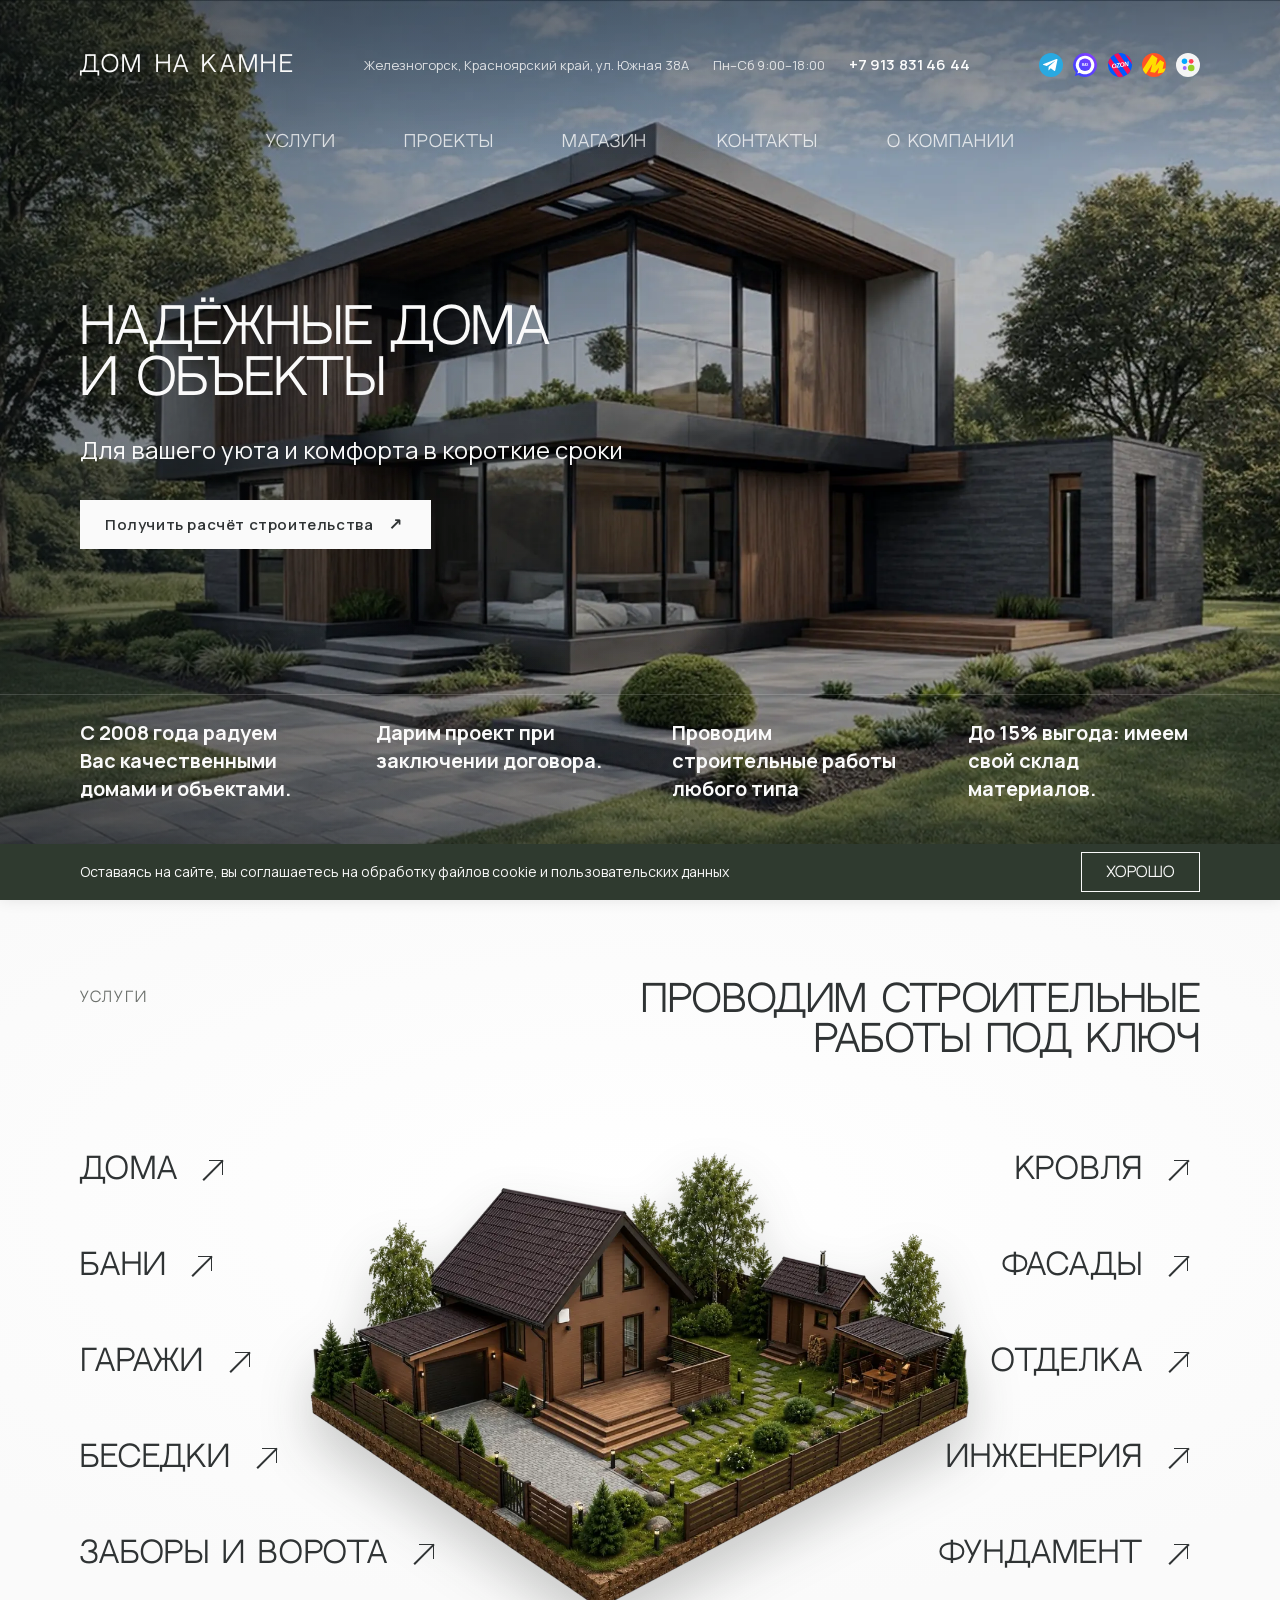
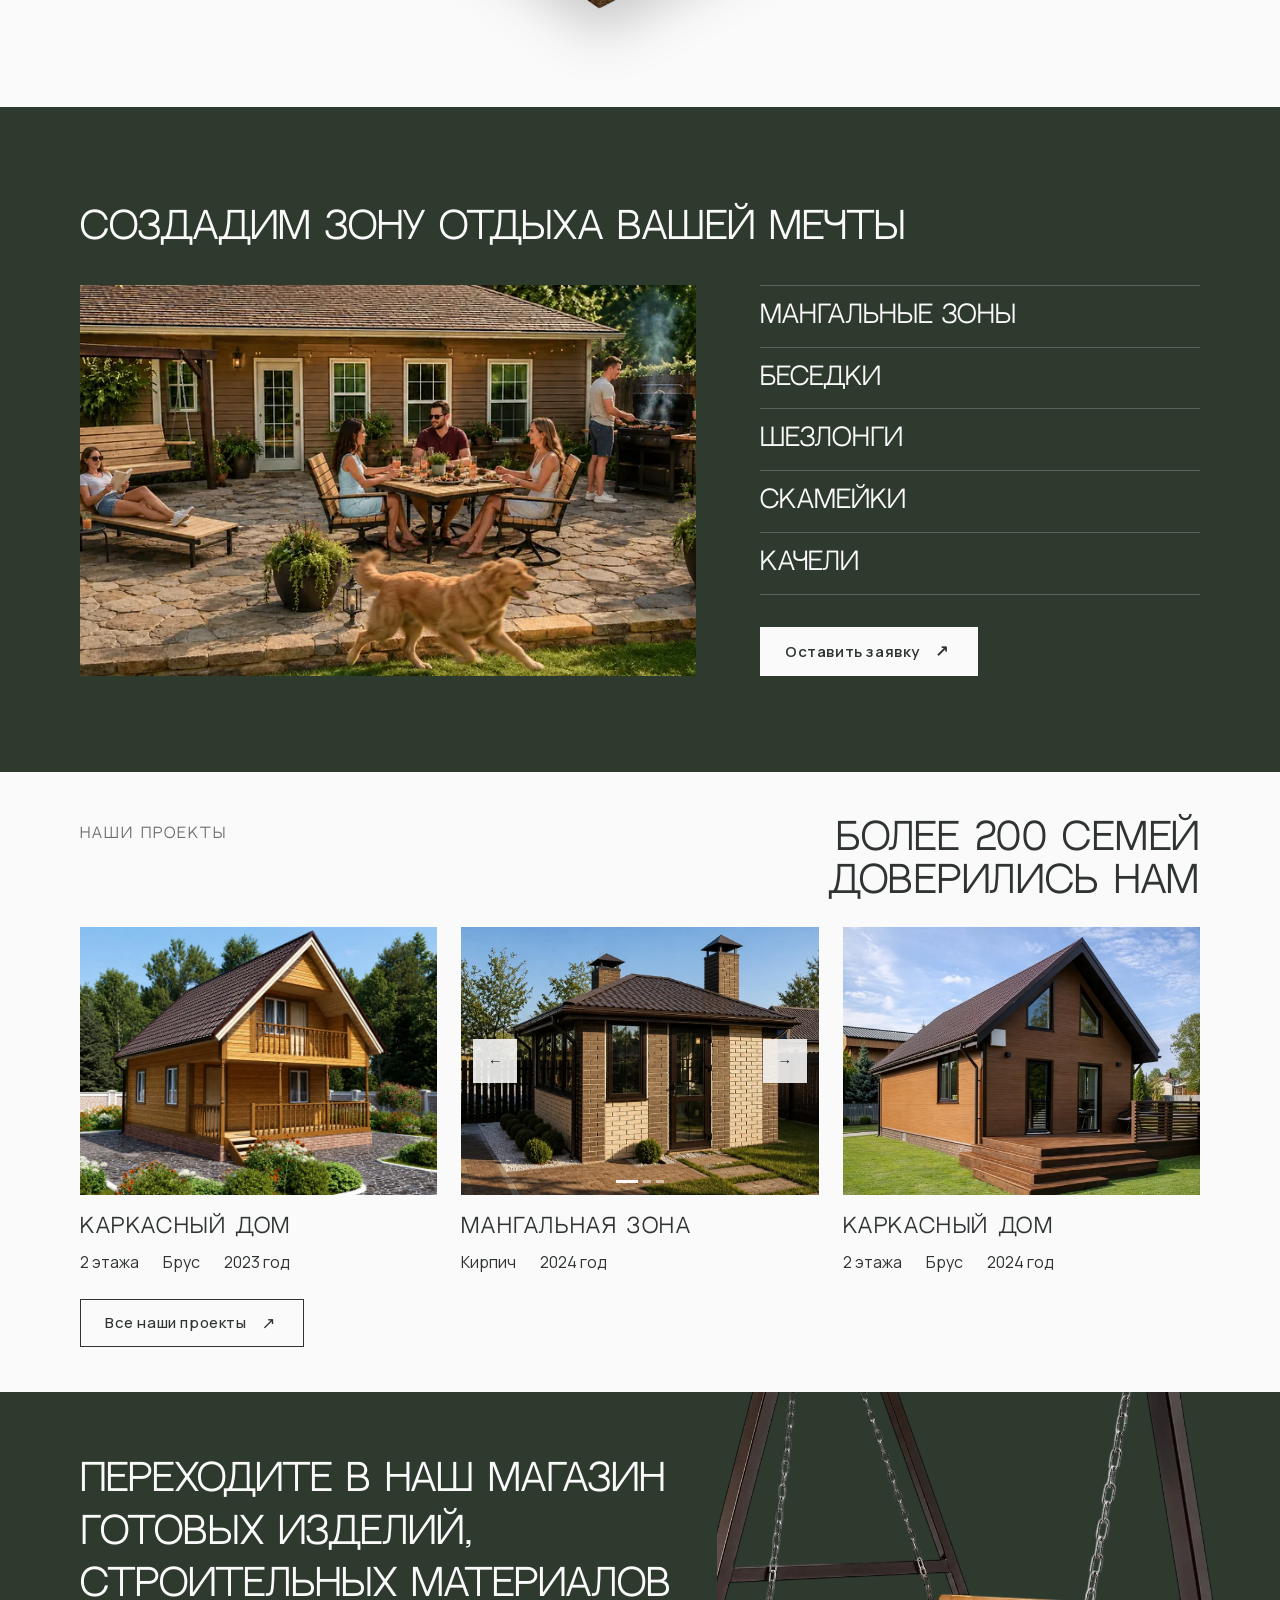
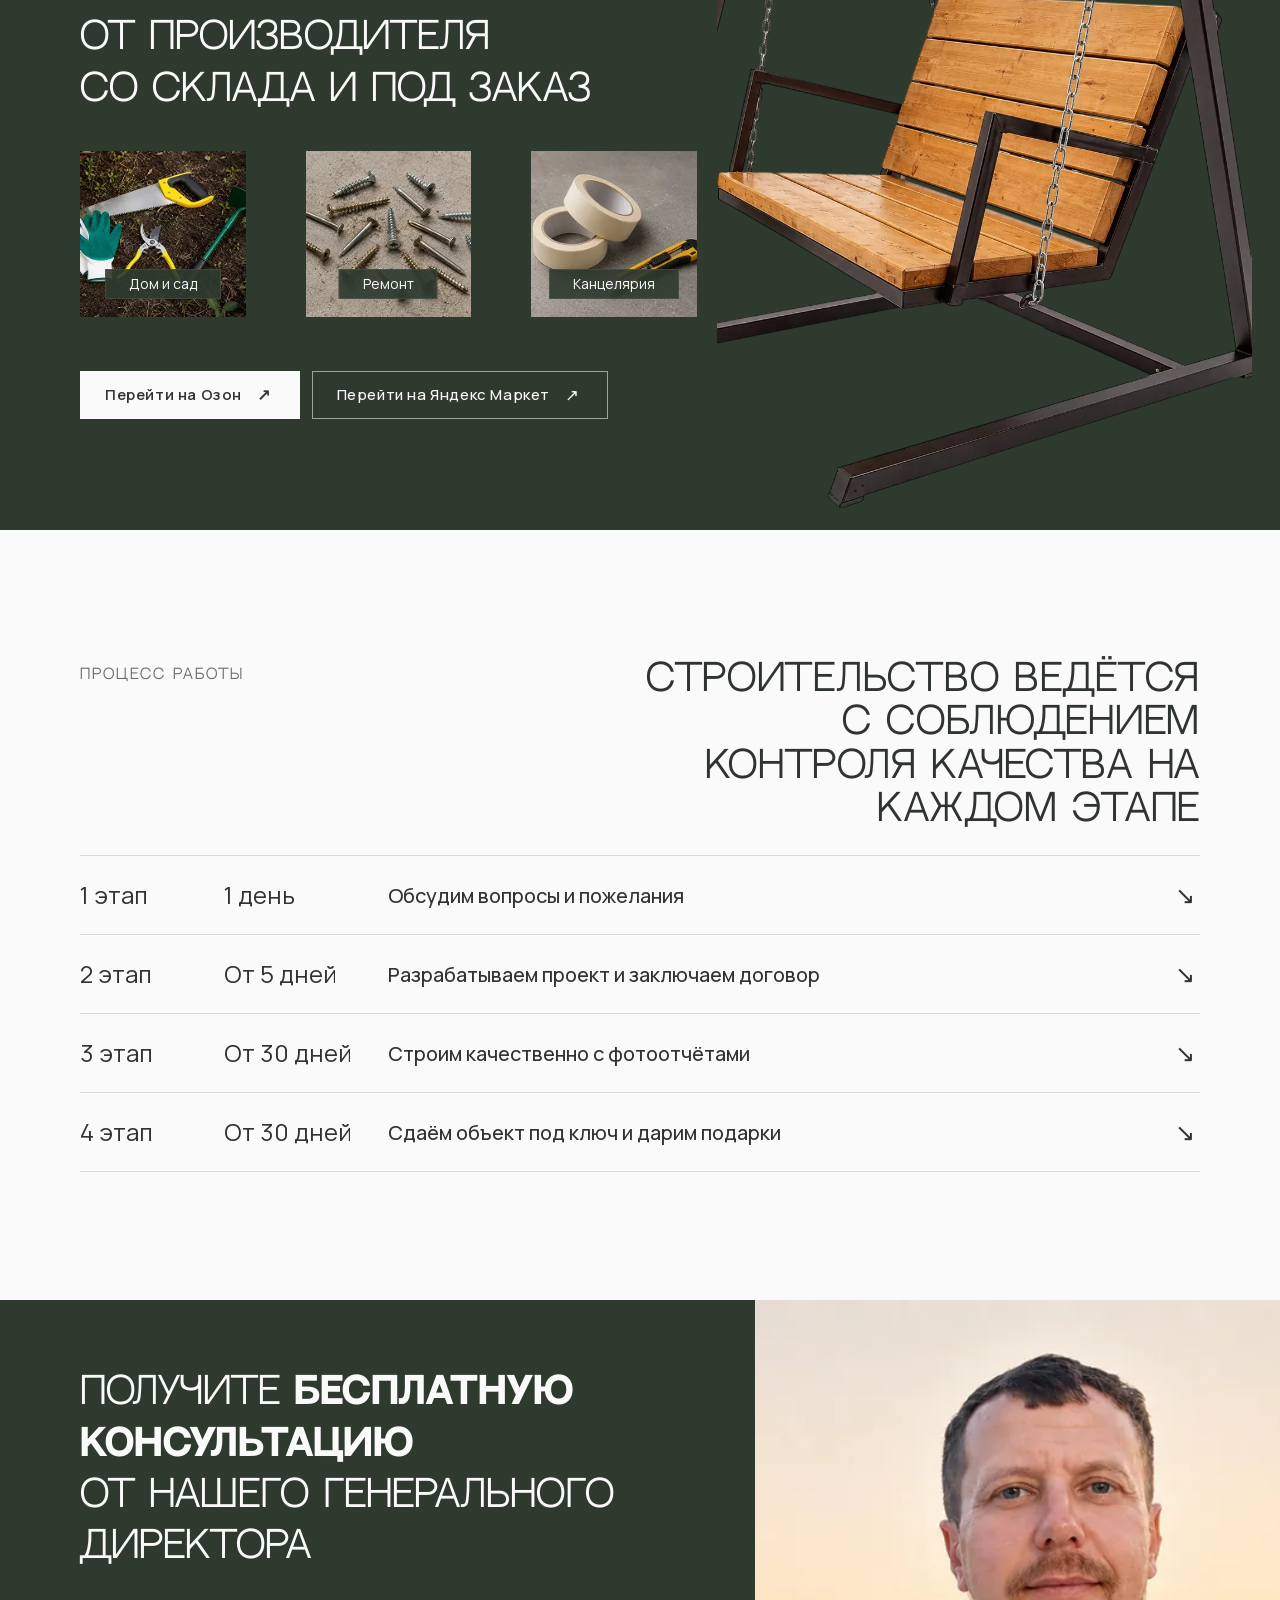
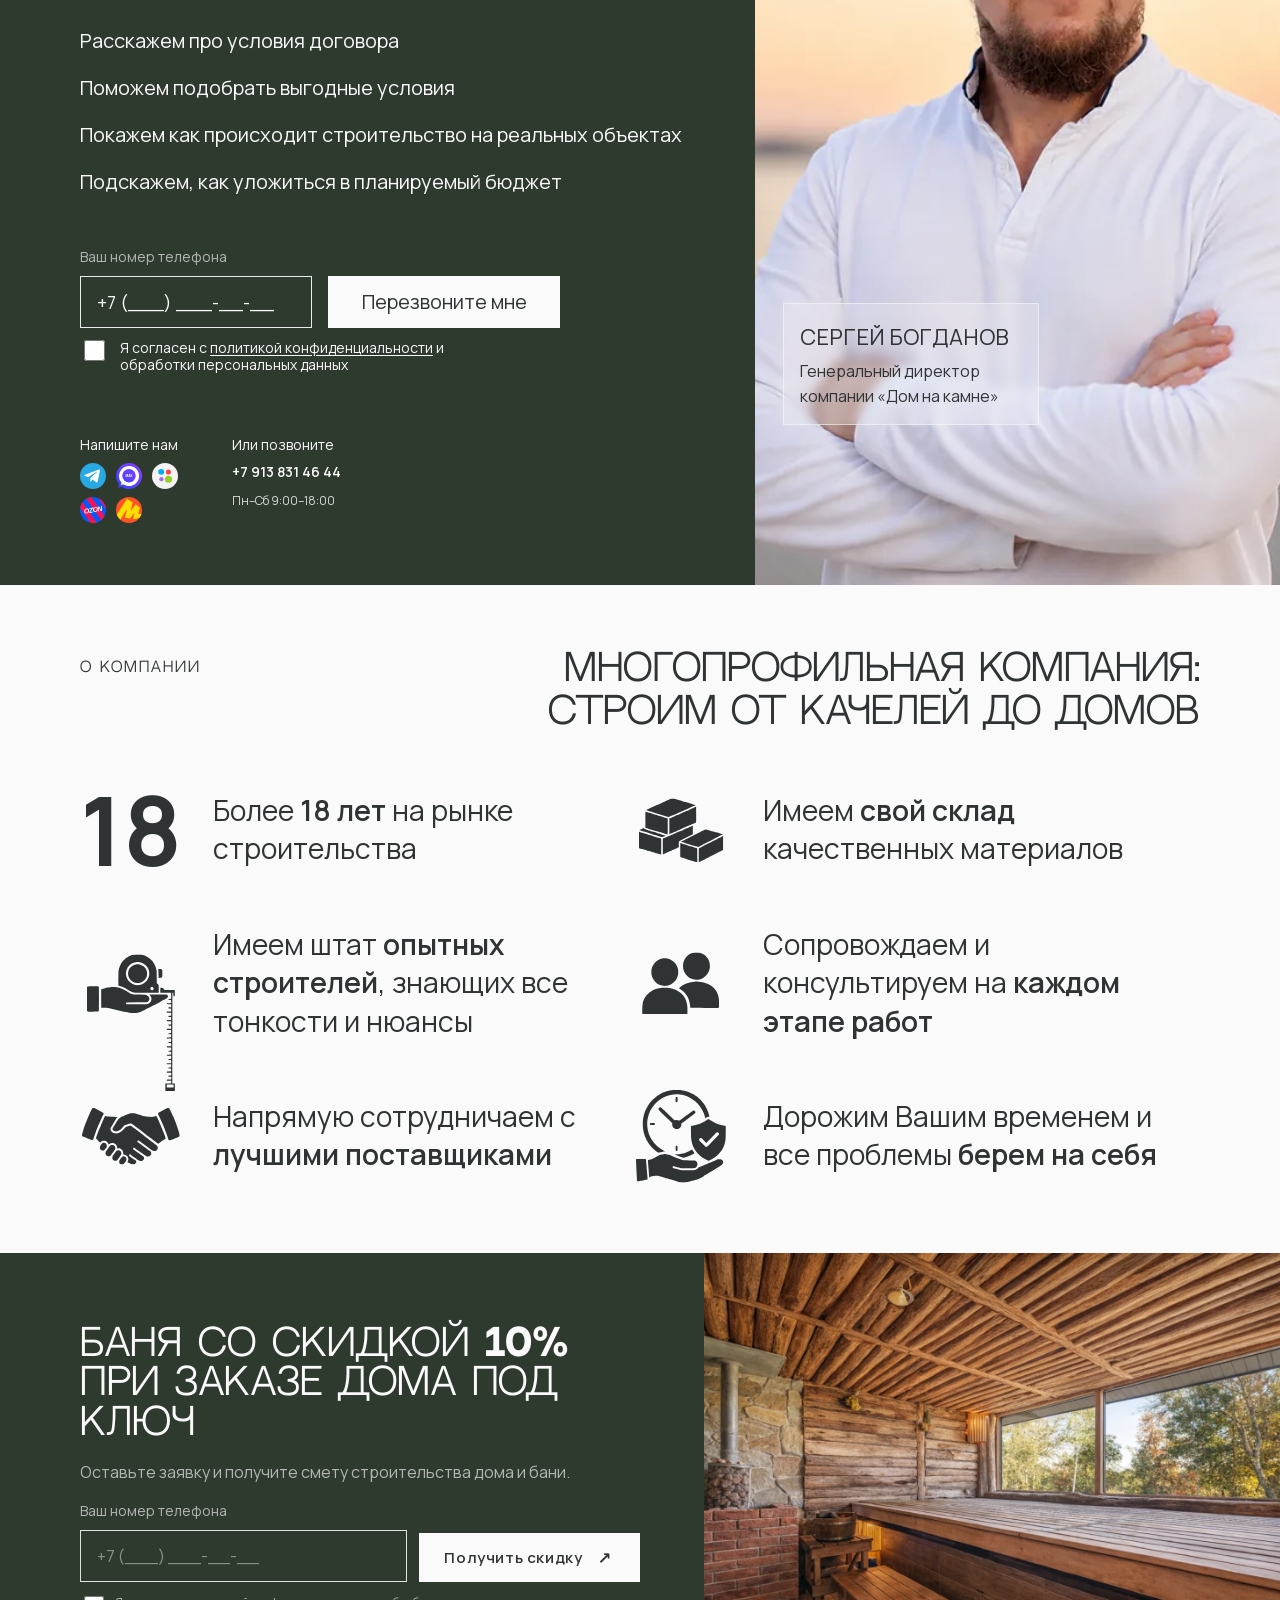
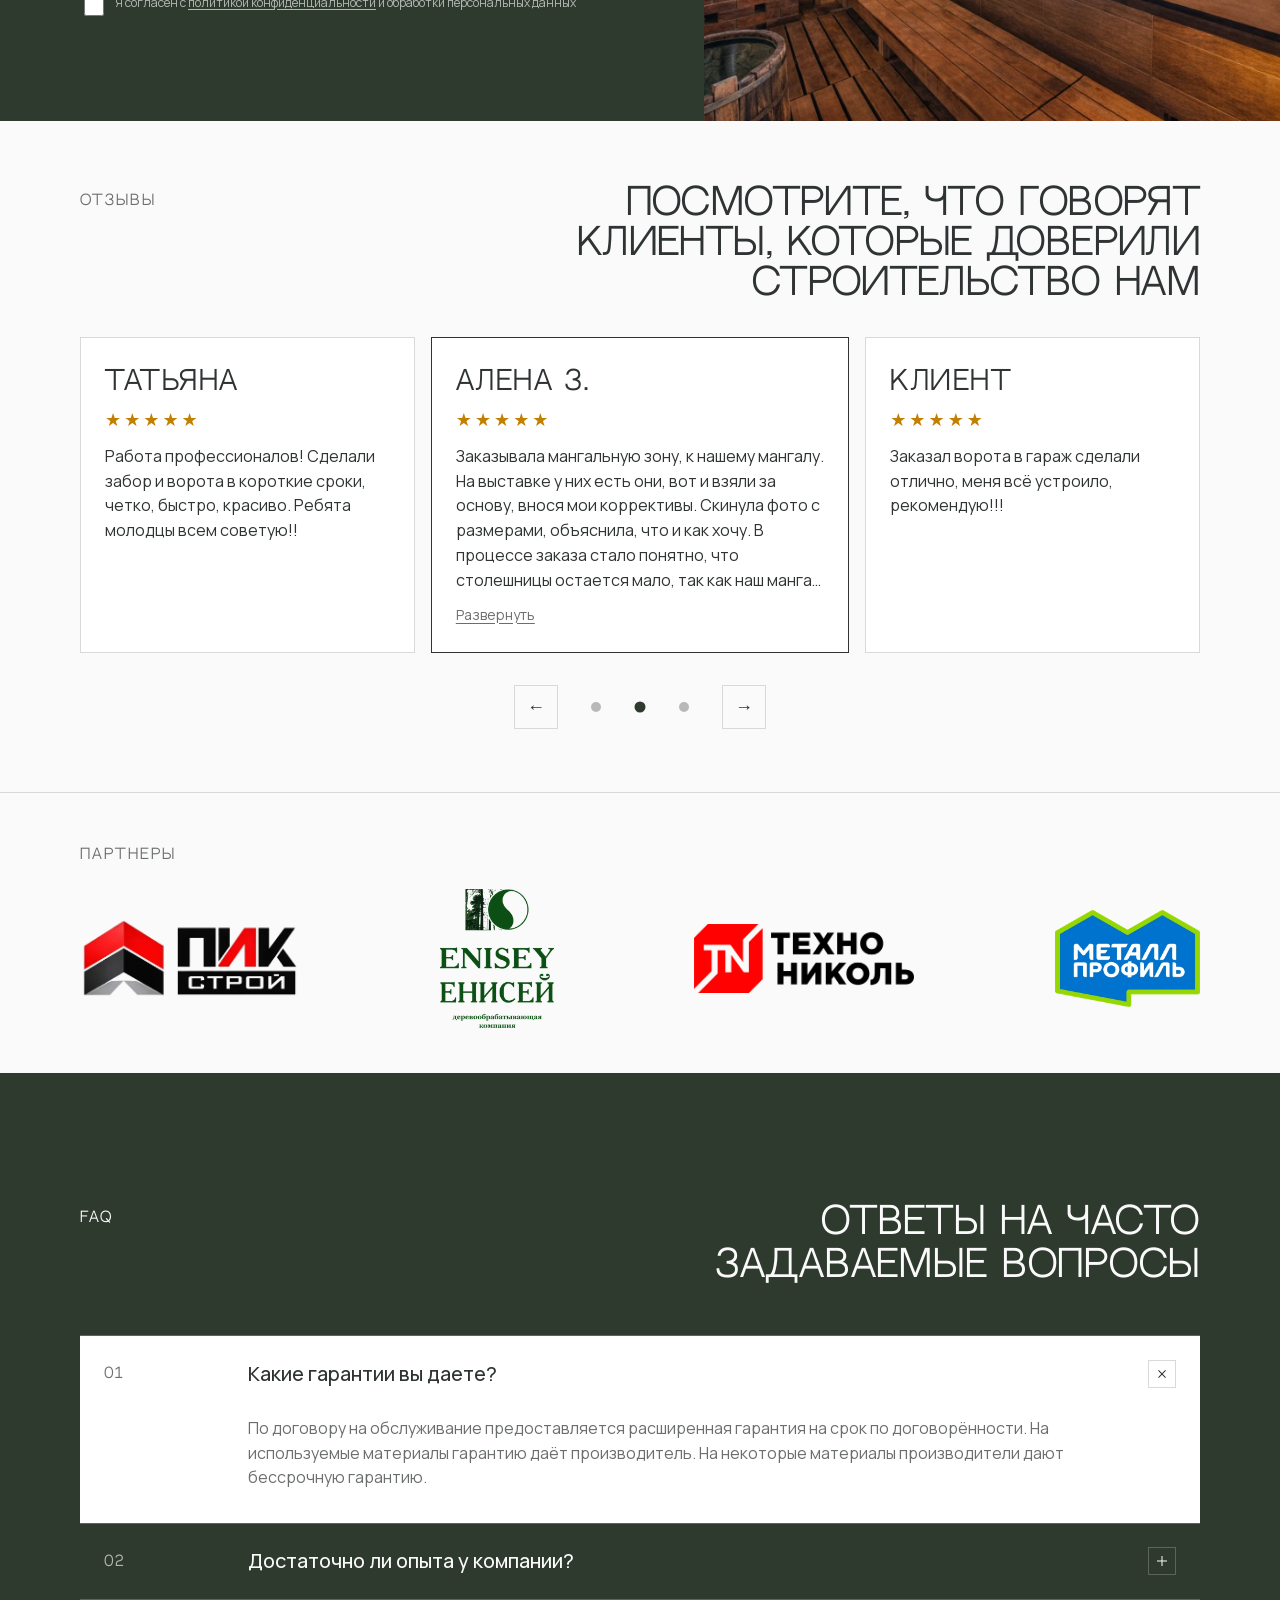
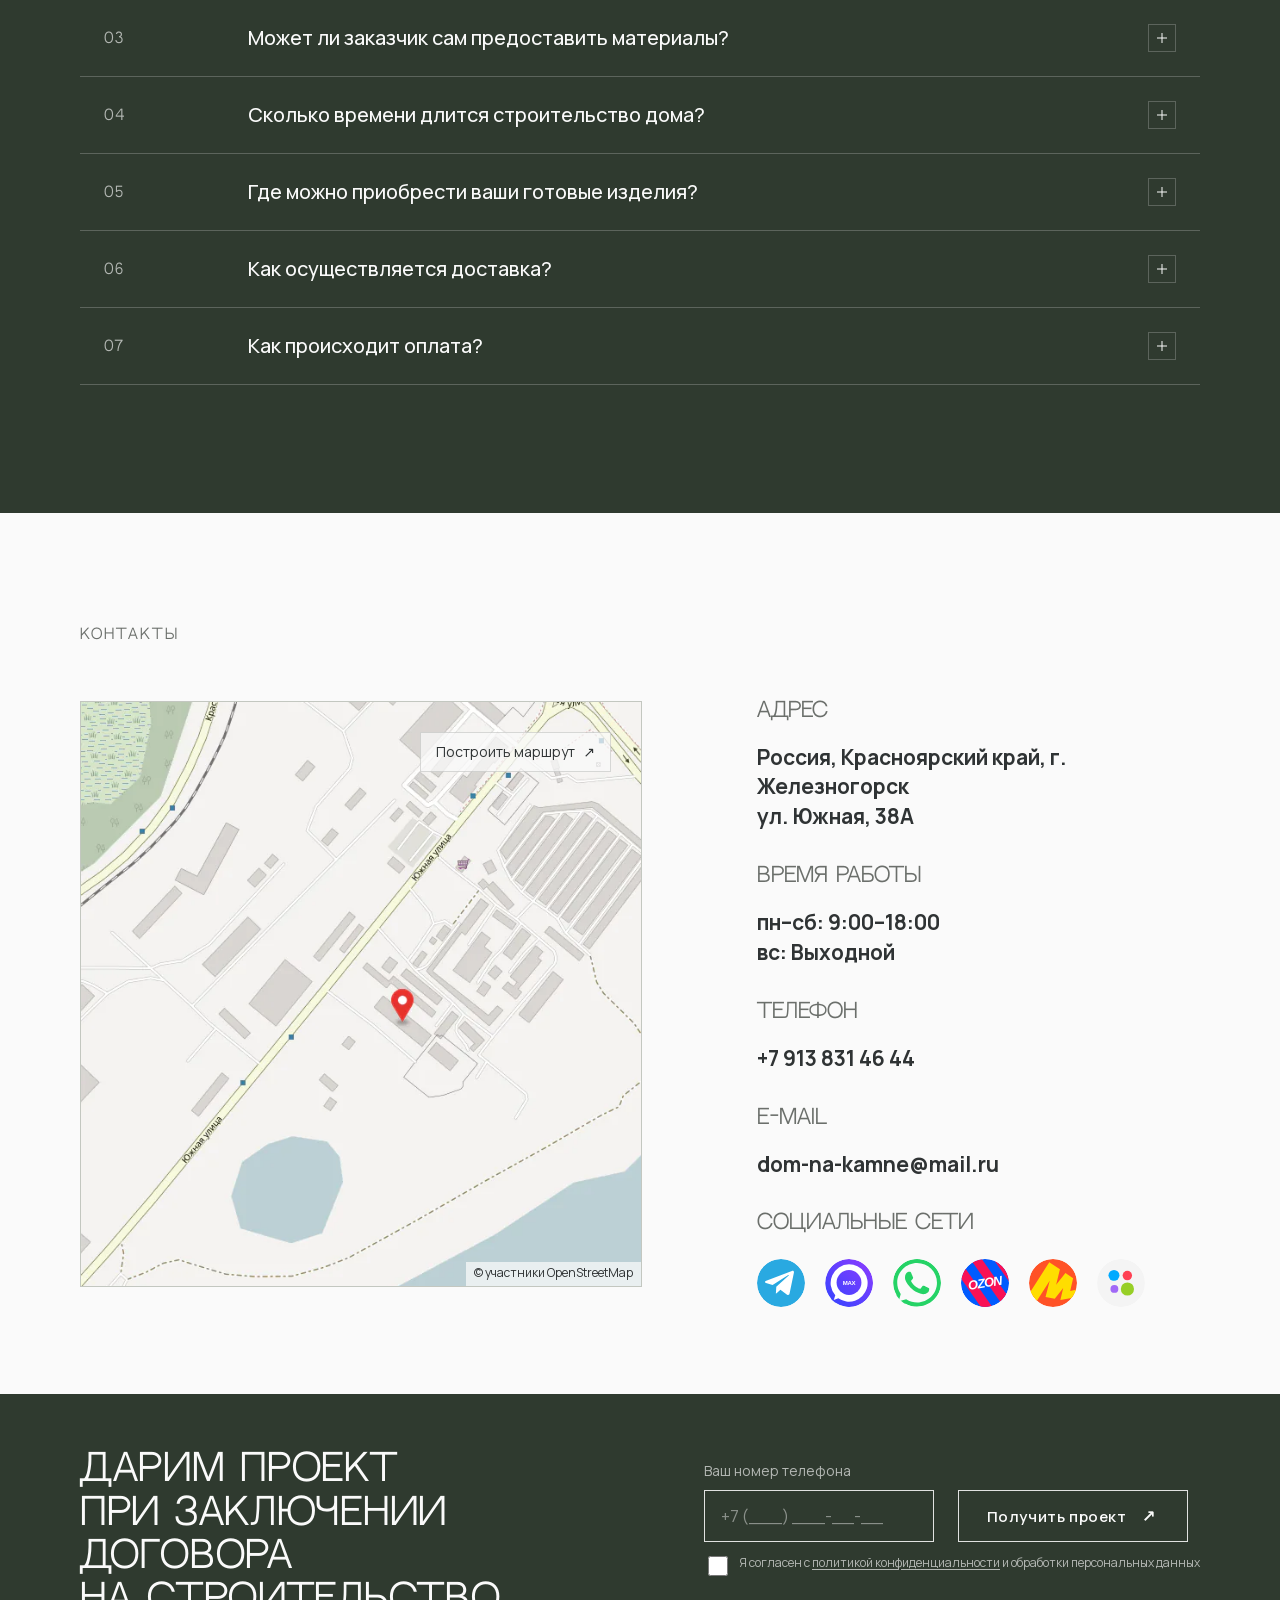
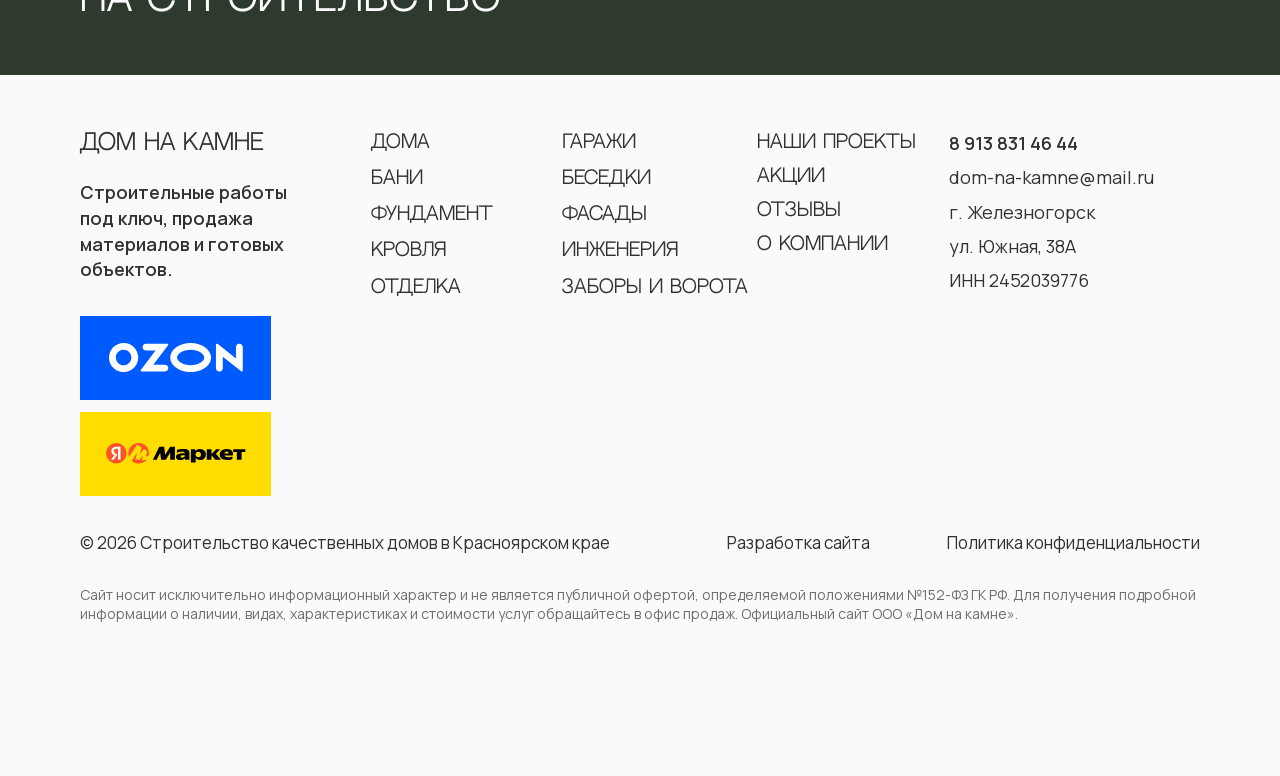
<file: index.html>
<!DOCTYPE html>
<html lang="ru">
<head>
  <meta charset="UTF-8" />
  <meta name="viewport" content="width=device-width, initial-scale=1.0" />
  <title>Строительство домов под ключ в Железногорске и по Красноярскому краю | Дом на камне</title>
  <meta name="description" content="Строительство домов, бань, гаражей, беседок, заборов, кровли и фундаментов под ключ в Железногорске и Красноярском крае. Тел. +7 913 831 46 44." />
  <link rel="canonical" href="https://dom-na-kamne.ru/" />
  <meta name="yandex-verification" content="eacf59ff92bcf2dc" />
  <meta property="og:type" content="website" />
  <meta property="og:site_name" content="Дом на камне" />
  <meta property="og:locale" content="ru_RU" />
  <meta property="og:url" content="https://dom-na-kamne.ru/" />
  <meta property="og:title" content="Строительство домов под ключ в Железногорске и по Красноярскому краю | Дом на камне" />
  <meta property="og:description" content="Строительство домов, бань, гаражей, беседок, заборов, кровли и фундаментов под ключ в Железногорске и Красноярском крае. Тел. +7 913 831 46 44." />
  <meta property="og:image" content="https://dom-na-kamne.ru/assets/img/og-image.jpg" />
  <meta property="og:image:width" content="1200" />
  <meta property="og:image:height" content="630" />
  <meta name="twitter:card" content="summary_large_image" />
  <script type="application/ld+json">
  {
    "@context": "https://schema.org",
    "@type": "HomeAndConstructionBusiness",
    "name": "Дом на камне",
    "legalName": "ООО «Дом на камне»",
    "url": "https://dom-na-kamne.ru/",
    "telephone": "+79138314644",
    "email": "dom-na-kamne@mail.ru",
    "address": {
      "@type": "PostalAddress",
      "streetAddress": "ул. Южная, 38А",
      "addressLocality": "Железногорск",
      "addressRegion": "Красноярский край",
      "addressCountry": "RU"
    },
    "geo": {
      "@type": "GeoCoordinates",
      "latitude": 56.2299650,
      "longitude": 93.4836031
    },
    "openingHoursSpecification": {
      "@type": "OpeningHoursSpecification",
      "dayOfWeek": ["Monday", "Tuesday", "Wednesday", "Thursday", "Friday", "Saturday"],
      "opens": "09:00",
      "closes": "18:00"
    }
  }
  </script>
  <link rel="icon" href="favicon.svg" type="image/svg+xml" />
  <link rel="preload" as="image" href="assets/img/hero-main-phone.webp" media="(max-width: 480px) and (max-aspect-ratio: 57/100)" fetchpriority="high" />
  <link rel="preload" as="image" href="assets/img/hero-main-tablet.webp" media="(min-width: 481px) and (max-width: 1024px) and (max-aspect-ratio: 3/4)" fetchpriority="high" />
  <link rel="preload" as="image" href="assets/img/hero-main.webp" media="not (((max-width: 480px) and (max-aspect-ratio: 57/100)) or ((min-width: 481px) and (max-width: 1024px) and (max-aspect-ratio: 3/4)))" fetchpriority="high" />
  <link rel="preload" as="font" type="font/woff2" href="assets/fonts/NeutralFace.woff2" crossorigin />
  <link rel="preload" as="font" type="font/woff2" href="assets/fonts/NeutralFace-Bold.woff2" crossorigin />
  <link rel="preload" as="font" type="font/woff2" href="assets/fonts/manrope-cyrillic.woff2" crossorigin />
  <link rel="preload" as="font" type="font/woff2" href="assets/fonts/manrope-latin.woff2" crossorigin />
  <link rel="stylesheet" href="design-system/fonts.css" />
  <link rel="stylesheet" href="design-system/tokens.css?v=20261102" />
  <link rel="stylesheet" href="styles.css?v=20261103f" />
  <link rel="stylesheet" href="services-section/services.css?v=20261103a" />
  <link rel="stylesheet" href="sections.css?v=20261105" />
  <link rel="stylesheet" href="modal.css?v=20261103a" />
  <!-- Yandex.Metrika counter 98889063 -->
  <script type="text/javascript">
    (function(m,e,t,r,i,k,a){m[i]=m[i]||function(){(m[i].a=m[i].a||[]).push(arguments)};
    m[i].l=1*new Date();
    for (var j = 0; j < document.scripts.length; j++) {if (document.scripts[j].src === r) { return; }}
    k=e.createElement(t),a=e.getElementsByTagName(t)[0],k.async=1,k.src=r,a.parentNode.insertBefore(k,a)})
    (window, document,'script','https://mc.yandex.ru/metrika/tag.js','ym');
    ym(98889063, 'init', {clickmap:true, trackLinks:true, accurateTrackBounce:true, webvisor:true});
  </script>
  <!-- /Yandex.Metrika counter -->

</head>
<body>
  <noscript><div><img src="https://mc.yandex.ru/watch/98889063" style="position:absolute; left:-9999px;" alt="" /></div></noscript>

  <!-- ============ LANDING SCREEN (hero + marquee fill one viewport) ============ -->
  <div class="hero-screen">

    <!-- Full-bleed photo: spans the whole screen, incl. behind the marquee -->
    <div class="hero__media">
      <picture>
        <source media="(max-width: 480px) and (max-aspect-ratio: 57/100)" srcset="assets/img/hero-main-phone.webp" />
        <source media="(min-width: 481px) and (max-width: 1024px) and (max-aspect-ratio: 3/4)" srcset="assets/img/hero-main-tablet.webp" />
        <img src="assets/img/hero-main.webp" width="2880" height="1728"
             alt="Современный частный дом с панорамным остеклением"
             fetchpriority="high" decoding="async" />
      </picture>
    </div>
    <div class="hero__scrim" aria-hidden="true"></div>

  <!-- ================= HERO ================= -->
  <section class="hero">

    <!-- Header -->
    <header class="header">
      <div class="header__bar container">
        <a class="logo" href="index.html">Дом на камне</a>

        <ul class="header__info">
          <li><a class="header__address" href="https://yandex.ru/maps/?text=%D0%9A%D1%80%D0%B0%D1%81%D0%BD%D0%BE%D1%8F%D1%80%D1%81%D0%BA%D0%B8%D0%B9%20%D0%BA%D1%80%D0%B0%D0%B9%2C%20%D0%B3.%20%D0%96%D0%B5%D0%BB%D0%B5%D0%B7%D0%BD%D0%BE%D0%B3%D0%BE%D1%80%D1%81%D0%BA%2C%20%D1%83%D0%BB.%20%D0%AE%D0%B6%D0%BD%D0%B0%D1%8F%2038%D0%90" target="_blank" rel="noopener">Железногорск, Красноярский край, ул. Южная 38А</a></li>
          <li>Пн–Сб 9:00–18:00</li>
          <li class="header__phone"><a href="tel:+79138314644">+7 913 831 46 44</a></li>
        </ul>

        <div class="header__socials" aria-label="Быстрые контакты">
          <a href="https://t.me/domnakamne" target="_blank" rel="noopener" aria-label="Написать в Telegram">
            <img src="assets/icons/social-telegram.svg" alt="" />
          </a>
          <a href="https://max.ru/join/D5skTTydiMQeMCexBT6VzL-IjJFQNpfEGrf_WvoXwhg" target="_blank" rel="noopener" aria-label="Написать в MAX">
            <img src="assets/icons/social-max.svg" alt="" />
          </a>
          <a href="https://www.ozon.ru/seller/dom-na-kamne-4017365/" target="_blank" rel="noopener" aria-label="Открыть магазин Ozon">
            <img src="assets/icons/social-ozon.svg" alt="" />
          </a>
          <a href="https://market.yandex.ru/cc/ALhct3" target="_blank" rel="noopener" aria-label="Открыть магазин на Яндекс Маркете">
            <img src="assets/icons/social-yandex-market.svg?v=official-1" alt="" />
          </a>
          <a href="https://www.avito.ru/brands/i70994095/all" target="_blank" rel="noopener" aria-label="Открыть Авито">
            <img src="assets/icons/social-avito.svg" alt="" />
          </a>
        </div>

        <button class="mobile-menu-toggle" type="button" aria-label="Открыть меню" aria-expanded="false" aria-controls="main-nav">
          <span class="mobile-menu-toggle__label">Меню</span>
          <span class="mobile-menu-toggle__icon" aria-hidden="true"></span>
        </button>
      </div>

      <nav class="nav container" id="main-nav" aria-label="Главное меню">
        <button class="nav__close" type="button" aria-label="Закрыть меню">×</button>
        <a class="nav__link" href="#services" data-text="Услуги">Услуги</a>
        <a class="nav__link" href="#projects" data-text="Проекты">Проекты</a>
        <a class="nav__link" href="#shop" data-text="Магазин">Магазин</a>
        <a class="nav__link" href="#contacts" data-text="Контакты">Контакты</a>
        <a class="nav__link" href="#about" data-text="О компании">О компании</a>
        <div class="nav__contacts" aria-label="Контакты">
          <a class="nav__phone" href="tel:+79138314644">+7 913 831 46 44</a>
          <div class="nav__socials" aria-label="Социальные сети и магазины">
            <a href="https://t.me/domnakamne" target="_blank" rel="noopener" aria-label="Telegram">
              <img src="assets/icons/social-telegram.svg" alt="" />
            </a>
            <a href="https://max.ru/join/D5skTTydiMQeMCexBT6VzL-IjJFQNpfEGrf_WvoXwhg" target="_blank" rel="noopener" aria-label="MAX">
              <img src="assets/icons/social-max.svg" alt="" />
            </a>
            <a href="https://www.ozon.ru/seller/dom-na-kamne-4017365/" target="_blank" rel="noopener" aria-label="Ozon">
              <img src="assets/icons/social-ozon.svg" alt="" />
            </a>
            <a href="https://market.yandex.ru/cc/ALhct3" target="_blank" rel="noopener" aria-label="Яндекс Маркет">
              <img src="assets/icons/social-yandex-market.svg?v=official-1" alt="" />
            </a>
            <a href="https://www.avito.ru/brands/i70994095/all" target="_blank" rel="noopener" aria-label="Авито">
              <img src="assets/icons/social-avito.svg" alt="" />
            </a>
          </div>
        </div>
        <button class="btn btn--outline nav__cta" type="button" data-open-modal="app" aria-haspopup="dialog" aria-controls="appModal">Получить консультацию <span class="btn__arrow" aria-hidden="true"></span></button>
      </nav>
      <button class="mobile-menu-backdrop" type="button" aria-label="Закрыть меню вне панели" tabindex="-1"></button>
    </header>

    <!-- Hero body: headline + CTA, vertically centred in the available space -->
    <div class="hero__body container">
      <div class="hero__lead">
        <h1 class="hero__title"><span class="hero__title-line">Надёжные дома</span><br />и&nbsp;объекты</h1>
        <p class="hero__subtitle">Для вашего уюта и комфорта в короткие сроки</p>
        <button class="btn btn--solid hero__cta" type="button" data-open-modal="app" aria-haspopup="dialog" aria-controls="appModal">
          <span class="hero__cta-label hero__cta-label--desktop">Получить расчёт строительства</span>
          <span class="hero__cta-label hero__cta-label--mobile">Получить расчёт строительства</span>
          <span class="btn__arrow" aria-hidden="true"></span>
        </button>
      </div>
    </div>

    <!-- USP strip, pinned just above the marquee -->
    <ul class="usps container">
      <li class="usp">С 2008 года радуем Вас качественными домами и объектами.</li>
      <li class="usp">Дарим проект при заключении договора.</li>
      <li class="usp">Проводим строительные работы любого типа</li>
      <li class="usp">До 15% выгода: имеем свой склад материалов.</li>
    </ul>
  </section>

  <!-- ================= MARQUEE ================= -->
  <div class="marquee" role="presentation">
    <div class="marquee__track">
      <ul class="marquee__group">
        <li><a href="services/doma.html">Дома</a></li><li><a href="services/bani.html">Бани</a></li><li><a href="services/garazhi.html">Гаражи</a></li><li><a href="services/besedki.html">Беседки</a></li><li><a href="services/zabory.html">Заборы</a></li>
        <li><a href="services/krovlya.html">Кровля</a></li><li><a href="services/fundament.html">Фундамент</a></li><li><a href="services/fasady.html">Фасады</a></li><li><a href="services/otdelka.html">Отделка</a></li><li><a href="services/inzheneriya.html">Инженерия</a></li>
      </ul>
      <ul class="marquee__group" aria-hidden="true">
        <li><a tabindex="-1" href="services/doma.html">Дома</a></li><li><a tabindex="-1" href="services/bani.html">Бани</a></li><li><a tabindex="-1" href="services/garazhi.html">Гаражи</a></li><li><a tabindex="-1" href="services/besedki.html">Беседки</a></li><li><a tabindex="-1" href="services/zabory.html">Заборы</a></li>
        <li><a tabindex="-1" href="services/krovlya.html">Кровля</a></li><li><a tabindex="-1" href="services/fundament.html">Фундамент</a></li><li><a tabindex="-1" href="services/fasady.html">Фасады</a></li><li><a tabindex="-1" href="services/otdelka.html">Отделка</a></li><li><a tabindex="-1" href="services/inzheneriya.html">Инженерия</a></li>
      </ul>
    </div>
  </div>

  </div><!-- /.hero-screen -->

  <!-- ============================ SERVICES ============================ -->
  <section class="services" id="services" aria-labelledby="services-title">
    <div class="services__inner container">

      <header class="services__head">
        <p class="services__eyebrow">Услуги</p>
        <h2 class="services__title" id="services-title">Проводим строительные<br />работы под ключ</h2>
      </header>

      <div class="stage" id="stage">
        <svg class="leaders" id="leaders" aria-hidden="true" preserveAspectRatio="none"></svg>

        <ul class="col col--left" role="list">
          <li class="service" data-key="doma">
            <a class="service__link" href="services/doma.html" data-anchor="0.415,0.33">
              <span class="service__label">Дома</span>
              <span class="service__arrow" aria-hidden="true">↗</span>
            </a>
          </li>
          <li class="service" data-key="bani">
            <a class="service__link" href="services/bani.html" data-anchor="0.69,0.40">
              <span class="service__label">Бани</span>
              <span class="service__arrow" aria-hidden="true">↗</span>
            </a>
          </li>
          <li class="service" data-key="garazhi">
            <a class="service__link" href="services/garazhi.html" data-anchor="0.15,0.52">
              <span class="service__label">Гаражи</span>
              <span class="service__arrow" aria-hidden="true">↗</span>
            </a>
          </li>
          <li class="service" data-key="besedki">
            <a class="service__link" href="services/besedki.html" data-anchor="0.85,0.50">
              <span class="service__label">Беседки</span>
              <span class="service__arrow" aria-hidden="true">↗</span>
            </a>
          </li>
          <li class="service" data-key="zabory">
            <a class="service__link" href="services/zabory.html" data-anchor="0.205,0.66">
              <span class="service__label">Заборы и ворота</span>
              <span class="service__arrow" aria-hidden="true">↗</span>
            </a>
          </li>
        </ul>

        <figure class="stage__house">
          <img id="house" src="assets/img/services-house.webp"
               alt="Загородный участок: дом, баня, гараж, беседка, забор и благоустройство"
               loading="lazy" decoding="async" />
        </figure>

        <ul class="col col--right" role="list">
          <li class="service" data-key="krovlya">
            <a class="service__link" href="services/krovlya.html" data-anchor="0.36,0.225">
              <span class="service__label">Кровля</span>
              <span class="service__arrow" aria-hidden="true">↗</span>
            </a>
          </li>
          <li class="service" data-key="fasady">
            <a class="service__link" href="services/fasady.html" data-anchor="0.495,0.46">
              <span class="service__label">Фасады</span>
              <span class="service__arrow" aria-hidden="true">↗</span>
            </a>
          </li>
          <li class="service" data-key="otdelka">
            <a class="service__link" href="services/otdelka.html" data-anchor="0.42,0.55" data-preview="assets/img/banya-interior.webp">
              <span class="service__label">Отделка</span>
              <span class="service__arrow" aria-hidden="true">↗</span>
            </a>
          </li>
          <li class="service" data-key="inzheneriya">
            <a class="service__link" href="services/inzheneriya.html" data-anchor="0.55,0.55" data-preview="assets/img/engineering-1.webp">
              <span class="service__label">Инженерия</span>
              <span class="service__arrow" aria-hidden="true">↗</span>
            </a>
          </li>
          <li class="service" data-key="fundament">
            <a class="service__link" href="services/fundament.html" data-anchor="0.44,0.63">
              <span class="service__label">Фундамент</span>
              <span class="service__arrow" aria-hidden="true">↗</span>
            </a>
          </li>
        </ul>

      </div><!-- /.stage -->
    </div>
  </section>

  <script src="services-section/services.js?v=production-fixes-5" defer></script>

  <!-- ======================== RELAXATION ZONE ======================== -->
  <section class="relax" id="relax" aria-labelledby="relax-title">
    <div class="relax__inner container">

      <h2 class="relax__title fade-up" id="relax-title">
        Создадим зону отдыха вашей мечты
      </h2>

      <div class="relax__body">
        <div class="relax__photo fade-up" style="--delay:.08s">
          <img src="assets/img/relax-patio-818.webp"
               srcset="assets/img/relax-patio-818.webp 818w, assets/img/relax-patio.webp 1447w"
               sizes="(max-width: 1100px) calc(100vw - 40px), 760px"
               width="818" height="451"
               alt="Патио с мангалом, обеденным столом, шезлонгом и качелями"
               loading="lazy" decoding="async" />
        </div>

        <div class="relax__aside fade-up" style="--delay:.16s">
          <ul class="relax__list">
            <li class="relax__item">Мангальные зоны</li>
            <li class="relax__item">беседки</li>
            <li class="relax__item">шезлонги</li>
            <li class="relax__item">скамейки</li>
            <li class="relax__item">качели</li>
          </ul>
          <button class="btn btn--solid relax__cta" type="button" data-open-modal="app" aria-haspopup="dialog" aria-controls="appModal">
            Оставить заявку <span class="btn__arrow" aria-hidden="true"></span>
          </button>
        </div>
      </div>

    </div>
  </section>

  <!-- ======================== PROJECTS ======================== -->
  <section class="projects" id="projects" aria-labelledby="projects-title">
    <div class="projects__inner container">

      <header class="section-head fade-up">
        <p class="section-eyebrow">Наши проекты</p>
        <h2 class="projects__title" id="projects-title">
          Более <span class="counter" data-count="200" aria-label="200">200</span> семей<br />доверились нам
        </h2>
      </header>

      <div class="projects__grid">

        <article class="project-card fade-up">
          <div class="project-card__media">
            <img src="assets/img/house-frame.webp" alt="Каркасный дом" loading="lazy" decoding="async" />
          </div>
          <div class="project-card__meta">
            <h3 class="project-card__name">Каркасный дом</h3>
            <ul class="project-card__specs">
              <li>2 этажа</li>
              <li>Брус</li>
              <li>2023 год</li>
            </ul>
          </div>
        </article>

        <article class="project-card project-card--carousel fade-up" style="--delay:.1s">
          <div class="project-card__media">
            <div class="carousel" aria-label="Фото проекта Мангальная зона">
              <div class="carousel__track">
                <img src="assets/img/mangal-zone.webp" alt="Мангальная зона — вид 1" loading="lazy" decoding="async" />
                <img src="assets/img/mangal-1.webp"    alt="Мангальная зона — вид 2" loading="lazy" decoding="async" />
                <img src="assets/img/mangal-2.webp"    alt="Мангальная зона — вид 3" loading="lazy" decoding="async" />
              </div>
              <button class="carousel__btn carousel__btn--prev" aria-label="Предыдущее фото">←</button>
              <button class="carousel__btn carousel__btn--next" aria-label="Следующее фото">→</button>
              <div class="carousel__dots" aria-hidden="true">
                <span class="carousel__dot is-active"></span>
                <span class="carousel__dot"></span>
                <span class="carousel__dot"></span>
              </div>
            </div>
          </div>
          <div class="project-card__meta">
            <h3 class="project-card__name">Мангальная зона</h3>
            <ul class="project-card__specs">
              <li>Кирпич</li>
              <li>2024 год</li>
            </ul>
          </div>
        </article>

        <article class="project-card fade-up" style="--delay:.2s">
          <div class="project-card__media">
            <img src="assets/img/house.webp" alt="Каркасный дом" loading="lazy" decoding="async" />
          </div>
          <div class="project-card__meta">
            <h3 class="project-card__name">Каркасный дом</h3>
            <ul class="project-card__specs">
              <li>2 этажа</li>
              <li>Брус</li>
              <li>2024 год</li>
            </ul>
          </div>
        </article>

      </div>

      <div class="projects__foot fade-up">
        <a class="btn btn--outline" href="https://t.me/domnakamne" target="_blank" rel="noopener">Все наши проекты <span class="btn__arrow" aria-hidden="true"></span></a>
      </div>

    </div>
  </section>

  <!-- ============ OZON SHOP BANNER ============ -->
  <section class="shop" id="shop">
    <div class="shop__inner">

      <div class="shop__content">
        <h2 class="shop__title fade-up">Переходите в&nbsp;наш магазин готовых изделий, строительных материалов от&nbsp;производителя со&nbsp;склада и&nbsp;под заказ</h2>

        <nav class="shop__thumbs fade-up" style="--delay:.1s" aria-label="Категории магазина на Ozon">
          <a class="shop__thumb" href="https://www.ozon.ru/seller/dom-na-kamne-4017365/dom-i-sad-14500/?__rr=1&amp;deny_category_prediction=true&amp;from=share&amp;from_global=true" target="_blank" rel="noopener" aria-label="Открыть категорию Дом и сад на Ozon">
            <figure class="shop__thumb-figure">
              <img src="assets/img/shop-home-garden.webp" alt="" loading="lazy" decoding="async" />
              <figcaption>Дом и сад</figcaption>
            </figure>
          </a>
          <a class="shop__thumb" href="https://www.ozon.ru/seller/dom-na-kamne-4017365/stroitelstvo-i-remont-9700/?__rr=1&amp;deny_category_prediction=true&amp;from=share&amp;from_global=true" target="_blank" rel="noopener" aria-label="Открыть категорию Ремонт на Ozon">
            <figure class="shop__thumb-figure">
              <img src="assets/img/shop-repair.webp" alt="" loading="lazy" decoding="async" />
              <figcaption>Ремонт</figcaption>
            </figure>
          </a>
          <a class="shop__thumb" href="https://www.ozon.ru/seller/dom-na-kamne-4017365/kantselyarskie-tovary-18000/?__rr=1&amp;deny_category_prediction=true&amp;from=share&amp;from_global=true" target="_blank" rel="noopener" aria-label="Открыть категорию Канцелярия на Ozon">
            <figure class="shop__thumb-figure">
              <img src="assets/img/shop-stationery.webp" alt="" loading="lazy" decoding="async" />
              <figcaption>Канцелярия</figcaption>
            </figure>
          </a>
        </nav>

        <div class="shop__ctas fade-up" style="--delay:.2s">
          <a class="btn btn--solid shop__cta" href="https://www.ozon.ru/seller/dom-na-kamne-4017365/" target="_blank" rel="noopener">
            Перейти на Озон <span class="btn__arrow" aria-hidden="true"></span>
          </a>
          <a class="btn btn--ghost shop__cta" href="https://market.yandex.ru/cc/ALhct3" target="_blank" rel="noopener">
            Перейти на Яндекс Маркет <span class="btn__arrow" aria-hidden="true"></span>
          </a>
        </div>
      </div>

      <div class="shop__media" aria-hidden="true">
        <img src="assets/img/shop-swing.webp" alt="" loading="lazy" decoding="async" />
      </div>

    </div>
  </section>

  <!-- ======================== PROCESS ======================== -->
  <section class="process" id="process" aria-labelledby="process-title">
    <div class="process__inner container">

      <header class="section-head fade-up">
        <p class="section-eyebrow">Процесс работы</p>
        <h2 class="process__title" id="process-title">
          Строительство ведётся с соблюдением контроля качества на каждом этапе
        </h2>
      </header>

      <div class="process__stages">

        <div class="stage-row fade-up">
          <button class="stage-row__btn" aria-expanded="false">
            <span class="stage-row__num">1 этап</span>
            <span class="stage-row__time">1 день</span>
            <span class="stage-row__desc">Обсудим вопросы и пожелания</span>
            <span class="stage-row__arrow" aria-hidden="true"></span>
          </button>
          <div class="stage-row__body" aria-hidden="true">
            <div class="stage-row__body-inner">
              <div class="stage-body">
                <p>Консультация по выбору материала строительства;<br />
                   Подбор и проработка проекта, эскиза.<br />
                   Предварительный расчёт строительства.</p>
              </div>
            </div>
          </div>
        </div>

        <div class="stage-row fade-up" style="--delay:.08s">
          <button class="stage-row__btn" aria-expanded="false">
            <span class="stage-row__num">2 этап</span>
            <span class="stage-row__time">От 5 дней</span>
            <span class="stage-row__desc">Разрабатываем проект и заключаем договор</span>
            <span class="stage-row__arrow" aria-hidden="true"></span>
          </button>
          <div class="stage-row__body" aria-hidden="true">
            <div class="stage-row__body-inner">
              <div class="stage-body">
                <p>Если нужен проект, выбираем из готовых или разрабатываем индивидуальный.</p>
                <strong>В проекте:</strong>
                <p>Схема планировочной организации с расположением дома, дополнительных построек, скважины, септика.</p>
                <strong>В договоре:</strong>
                <ul>
                  <li>Строительная смета</li>
                  <li>Материалы включены в стоимость</li>
                  <li>Поэтапная оплата</li>
                  <li>Гарантии</li>
                </ul>
              </div>
            </div>
          </div>
        </div>

        <div class="stage-row fade-up" style="--delay:.16s">
          <button class="stage-row__btn" aria-expanded="false">
            <span class="stage-row__num">3 этап</span>
            <span class="stage-row__time">От 30 дней</span>
            <span class="stage-row__desc">Строим качественно с фотоотчётами</span>
            <span class="stage-row__arrow" aria-hidden="true"></span>
          </button>
          <div class="stage-row__body" aria-hidden="true">
            <div class="stage-row__body-inner">
              <div class="stage-body">
                <p>Используем выверенные технологии строительства с учётом современных изменений. Материалы получаем от лучших поставщиков без посредников.</p>
              </div>
            </div>
          </div>
        </div>

        <div class="stage-row fade-up" style="--delay:.24s">
          <button class="stage-row__btn" aria-expanded="false">
            <span class="stage-row__num">4 этап</span>
            <span class="stage-row__time">От 30 дней</span>
            <span class="stage-row__desc">Сдаём объект под ключ и дарим подарки</span>
            <span class="stage-row__arrow" aria-hidden="true"></span>
          </button>
          <div class="stage-row__body" aria-hidden="true">
            <div class="stage-row__body-inner">
              <div class="stage-body">
                <p>Проводим итоговый осмотр и вручаем документы.<br />
                   По традиции дарим приятные подарки!</p>
              </div>
            </div>
          </div>
        </div>

      </div>
    </div>
  </section>

  <!-- ======================== CONSULTATION CTA ======================== -->
  <section class="consult" id="consult" aria-labelledby="consult-title">
    <div class="consult__grid">

      <div class="consult__content">
        <h2 class="consult__title" id="consult-title">
          Получите <strong>бесплатную консультацию</strong><br />от нашего генерального директора
        </h2>
        <ul class="consult__benefits">
          <li>Расскажем про условия договора</li>
          <li>Поможем подобрать выгодные условия</li>
          <li>Покажем как происходит строительство на реальных объектах</li>
          <li>Подскажем, как уложиться в планируемый бюджет</li>
        </ul>
        <form class="lead-form consult__form" data-lead-form data-lead-topic="Бесплатная консультация" novalidate>
          <label class="lead-form__label" for="consult-phone">Ваш номер телефона</label>
          <div class="lead-form__row">
            <input class="lead-form__input lead-form__input--dark" id="consult-phone" type="tel"
                   placeholder="+7 (___) ___-__-__" autocomplete="tel" inputmode="tel" enterkeyhint="done" />
            <button class="btn btn--solid" type="submit">
              Перезвоните мне
            </button>
          </div>
          <label class="lead-form__consent">
            <input type="checkbox" />
            <span>Я согласен с <a href="privacy.html" target="_blank" rel="noopener">политикой конфиденциальности</a> и обработки персональных данных</span>
          </label>
          <p class="lead-form__status" aria-live="polite"></p>
          <input class="lead-form__trap" type="text" name="lead_ref" tabindex="-1" autocomplete="off" aria-hidden="true" />
        </form>
        <div class="consult__foot">
          <div class="consult__contact-block">
            <span class="consult__contact-label">Напишите нам</span>
            <div class="consult__socials">
              <a class="social-icon consult__social-icon" href="https://t.me/domnakamne" aria-label="Telegram" target="_blank" rel="noopener">
                <img src="assets/icons/social-telegram.svg" alt="" />
              </a>
              <a class="social-icon consult__social-icon" href="https://max.ru/join/D5skTTydiMQeMCexBT6VzL-IjJFQNpfEGrf_WvoXwhg" aria-label="MAX" target="_blank" rel="noopener">
                <img src="assets/icons/social-max.svg" alt="" />
              </a>
              <a class="social-icon consult__social-icon" href="https://www.avito.ru/brands/i70994095/all" aria-label="Авито" target="_blank" rel="noopener">
                <img src="assets/icons/social-avito.svg" alt="" />
              </a>
              <a class="social-icon consult__social-icon" href="https://www.ozon.ru/seller/dom-na-kamne-4017365/" aria-label="OZON" target="_blank" rel="noopener">
                <img src="assets/icons/social-ozon.svg" alt="" />
              </a>
              <a class="social-icon consult__social-icon" href="https://market.yandex.ru/cc/ALhct3" aria-label="Яндекс Маркет" target="_blank" rel="noopener">
                <img src="assets/icons/social-yandex-market.svg?v=official-1" alt="" />
              </a>
            </div>
          </div>
          <div class="consult__contact-block">
            <span class="consult__contact-label">Или позвоните</span>
            <a class="consult__phone" href="tel:+79138314644">+7 913 831 46 44</a>
            <span class="consult__hours">Пн–Сб 9:00–18:00</span>
          </div>
        </div>
      </div>

      <div class="consult__photo" aria-hidden="true">
        <img src="assets/img/director.webp" alt="" loading="lazy" decoding="async" />
        <div class="consult__caption">
          <span class="consult__caption-name">Сергей Богданов</span>
          <span class="consult__caption-role">Генеральный директор<br />компании «Дом на камне»</span>
        </div>
      </div>

    </div>
  </section>

  <!-- ============ О КОМПАНИИ ============ -->
  <section class="about" id="about">
    <div class="about__inner container">

      <div class="about__head">
        <p class="section-eyebrow about__eyebrow fade-up">О компании</p>
        <h2 class="about__title fade-up" style="--delay:.05s">Многопрофильная компания: строим от качелей до домов</h2>
      </div>

      <div class="about__facts">
        <article class="about__fact about__fact--years fade-up" style="--delay:.08s">
          <span class="about__years">18</span>
          <p>Более <strong>18 лет</strong> на рынке строительства</p>
        </article>

        <article class="about__fact fade-up" style="--delay:.12s">
          <span class="about__icon about__icon--warehouse" aria-hidden="true"></span>
          <p>Имеем <strong>свой склад</strong> качественных материалов</p>
        </article>

        <article class="about__fact fade-up" style="--delay:.16s">
          <span class="about__icon about__icon--builders" aria-hidden="true"></span>
          <p>Имеем штат <strong>опытных строителей</strong>, знающих все тонкости и нюансы</p>
        </article>

        <article class="about__fact fade-up" style="--delay:.2s">
          <span class="about__icon about__icon--support" aria-hidden="true"></span>
          <p>Сопровождаем и консультируем на <strong>каждом этапе работ</strong></p>
        </article>

        <article class="about__fact fade-up" style="--delay:.24s">
          <span class="about__icon about__icon--suppliers" aria-hidden="true"></span>
          <p>Напрямую сотрудничаем с <strong>лучшими поставщиками</strong></p>
        </article>

        <article class="about__fact fade-up" style="--delay:.28s">
          <span class="about__icon about__icon--time" aria-hidden="true"></span>
          <p>Дорожим Вашим временем и все проблемы <strong>берем на себя</strong></p>
        </article>
      </div>
    </div>
  </section>

  <!-- ============ BANYA CTA ============ -->
  <section class="banya" id="banya">
    <div class="banya__inner">

      <div class="banya__content">
        <h2 class="banya__title fade-up">
          Баня со скидкой <em class="banya__pct">10%</em> при заказе дома под ключ
        </h2>
        <p class="banya__sub fade-up" style="--delay:.06s">Оставьте заявку и получите смету строительства дома и бани.</p>

        <form class="banya__form fade-up" style="--delay:.12s" data-lead-form data-lead-topic="Смета дома и бани со скидкой" novalidate>
          <label class="lead-form__label" for="banya-phone">Ваш номер телефона</label>
          <div class="banya__form-row">
            <input class="lead-form__input lead-form__input--dark" id="banya-phone" type="tel" placeholder="+7 (___) ___-__-__" autocomplete="tel" inputmode="tel" enterkeyhint="done" />
            <button class="btn btn--solid" type="submit">
              Получить скидку <span class="btn__arrow" aria-hidden="true"></span>
            </button>
          </div>
          <label class="lead-form__consent">
            <input type="checkbox" />
            <span>Я согласен с <a href="privacy.html" target="_blank" rel="noopener">политикой конфиденциальности</a> и обработки персональных данных</span>
          </label>
          <p class="lead-form__status" aria-live="polite"></p>
          <input class="lead-form__trap" type="text" name="lead_ref" tabindex="-1" autocomplete="off" aria-hidden="true" />
        </form>
      </div>

      <div class="banya__media" aria-hidden="true">
        <img src="assets/img/banya-interior.webp" alt="" loading="lazy" decoding="async" />
      </div>

    </div>
  </section>

  <!-- ============ ОТЗЫВЫ ============ -->
  <section class="reviews" id="reviews">
    <div class="reviews__inner container">

      <div class="section-head">
        <span class="section-eyebrow fade-up">Отзывы</span>
        <h2 class="reviews__title fade-up" style="--delay:.06s">Посмотрите, что говорят клиенты, которые доверили строительство нам</h2>
      </div>

      <div class="reviews__carousel" aria-roledescription="карусель" aria-label="Отзывы клиентов" tabindex="0">
      <div class="reviews__grid" data-review-index="1">

        <article class="review-card fade-up">
          <header class="review-card__head">
            <span class="review-card__name">Татьяна</span>
            <span class="review-card__stars" aria-label="Оценка 5 из 5">★★★★★</span>
          </header>
          <p class="review-card__text">Работа профессионалов! Сделали забор и ворота в короткие сроки, четко, быстро, красиво. Ребята молодцы всем советую!!</p>
        </article>

        <article class="review-card review-card--featured fade-up" style="--delay:.08s">
          <header class="review-card__head">
            <span class="review-card__name">Алена З.</span>
            <span class="review-card__stars" aria-label="Оценка 5 из 5">★★★★★</span>
          </header>
          <div class="review-card__body">
            <p class="review-card__text">Заказывала мангальную зону, к нашему мангалу. На выставке у них есть они, вот и взяли за основу, внося мои коррективы. Скинула фото с размерами, объяснила, что и как хочу. В процессе заказа стало понятно, что столешницы остается мало, так как наш мангал большой, доварили сбоку продолжение столешницы. Наварили крючки под совок и кочергу. Внизу добавили ещё опору, таким решением мы обеспечили дровник под мангалом. По финалу работы мне позвонили и я снова внесла свои доп пожелания 😊 без проблем приварили к ножкам крепежи, что бы мы могли посадить все это на анкера. Осталась доставка, за неё ценник не гнут, приехали втроем и установили... И это тоже не просто, нужно было её поднять и как шапку надеть на наш мангал. От заказа, до воплощения идеи справилась сама, компания настроена работать с вами, все решения по моему запросу принимались адекватно, диалог складывается легко. Я такая довольная!!!! Муж был на даче когда привезли и установили, тоже воскликнул, «Как тут и было!». Жарить ему. Мы рекомендуем однозначно</p>
            <button class="review-card__expand" aria-expanded="false" aria-controls="review-alena-text">Развернуть</button>
          </div>
        </article>

        <article class="review-card fade-up" style="--delay:.16s">
          <header class="review-card__head">
            <span class="review-card__name">Клиент</span>
            <span class="review-card__stars" aria-label="Оценка 5 из 5">★★★★★</span>
          </header>
          <p class="review-card__text">Заказал ворота в гараж сделали отлично, меня всё устроило, рекомендую!!!</p>
        </article>

      </div>
      </div>

      <div class="reviews__nav" aria-label="Навигация по отзывам">
        <button class="reviews__arrow reviews__arrow--prev" aria-label="Предыдущий">←</button>
        <div class="reviews__dots" role="tablist" aria-label="Выбрать отзыв">
          <button class="reviews__dot" type="button" role="tab" aria-label="Показать отзыв Татьяны" aria-selected="false" data-review-dot="0"></button>
          <button class="reviews__dot is-active" type="button" role="tab" aria-label="Показать отзыв Алёны" aria-selected="true" data-review-dot="1"></button>
          <button class="reviews__dot" type="button" role="tab" aria-label="Показать отзыв клиента" aria-selected="false" data-review-dot="2"></button>
        </div>
        <button class="reviews__arrow reviews__arrow--next" aria-label="Следующий">→</button>
      </div>

    </div>
  </section>

  <!-- ============ ПАРТНЁРЫ ============ -->
  <section class="partners" id="partners">
    <div class="partners__inner container">
      <p class="section-eyebrow fade-up">Партнеры</p>
      <div class="partners__logos fade-up" style="--delay:.08s">
        <img class="partners__logo" src="assets/img/logo-pik.webp" alt="ПИК Строй" loading="lazy" decoding="async" />
        <img class="partners__logo partners__logo--tall" src="assets/img/logo-enisey.webp" alt="Енисей" loading="lazy" decoding="async" />
        <img class="partners__logo" src="assets/img/logo-tehnonikol.webp" alt="Техно Николь" loading="lazy" decoding="async" />
        <img class="partners__logo" src="assets/img/logo-metallprofil.webp" alt="Металл Профиль" loading="lazy" decoding="async" />
      </div>
    </div>
  </section>


  <!-- ============ FAQ ============ -->
  <section class="faq" id="faq">
    <div class="faq__inner container">

      <header class="section-head fade-up">
        <p class="section-eyebrow">FAQ</p>
        <h2 class="faq__title">Ответы на часто<br>задаваемые вопросы</h2>
      </header>

      <div class="faq__list">

        <div class="faq-item is-open">
          <button class="faq-item__btn" aria-expanded="true">
            <span class="faq-item__num">01</span>
            <span class="faq-item__q">Какие гарантии вы даете?</span>
            <span class="faq-item__icon" aria-hidden="true"></span>
          </button>
          <div class="faq-item__body" aria-hidden="false">
            <div class="faq-item__body-inner">
              <p class="faq-item__answer">По договору на обслуживание предоставляется расширенная гарантия на срок по договорённости. На используемые материалы гарантию даёт производитель. На некоторые материалы производители дают бессрочную гарантию.</p>
            </div>
          </div>
        </div>

        <div class="faq-item">
          <button class="faq-item__btn" aria-expanded="false">
            <span class="faq-item__num">02</span>
            <span class="faq-item__q">Достаточно ли опыта у компании?</span>
            <span class="faq-item__icon" aria-hidden="true"></span>
          </button>
          <div class="faq-item__body" aria-hidden="true">
            <div class="faq-item__body-inner">
              <p class="faq-item__answer">Да, наши строители с высшим и средним специальным образованием и опытом работы более 10 лет. Каждый год мы следим за новыми разработками и технологиями и внедряем в строительную практику инновации.</p>
            </div>
          </div>
        </div>

        <div class="faq-item">
          <button class="faq-item__btn" aria-expanded="false">
            <span class="faq-item__num">03</span>
            <span class="faq-item__q">Может ли заказчик сам предоставить материалы?</span>
            <span class="faq-item__icon" aria-hidden="true"></span>
          </button>
          <div class="faq-item__body" aria-hidden="true">
            <div class="faq-item__body-inner">
              <p class="faq-item__answer">Участие заказчика в выборе материала возможно. Об этом нужно будет сказать замерщику или нашему менеджеру по телефону до начала составления договора. Так как важно соблюдение технологии и целесообразности применения материалов.</p>
            </div>
          </div>
        </div>

        <div class="faq-item">
          <button class="faq-item__btn" aria-expanded="false">
            <span class="faq-item__num">04</span>
            <span class="faq-item__q">Сколько времени длится строительство дома?</span>
            <span class="faq-item__icon" aria-hidden="true"></span>
          </button>
          <div class="faq-item__body" aria-hidden="true">
            <div class="faq-item__body-inner">
              <p class="faq-item__answer">Это зависит от типов работ и услуг, и размера площади. В среднем строительство занимает около 3 месяцев.</p>
            </div>
          </div>
        </div>

        <div class="faq-item">
          <button class="faq-item__btn" aria-expanded="false">
            <span class="faq-item__num">05</span>
            <span class="faq-item__q">Где можно приобрести ваши готовые изделия?</span>
            <span class="faq-item__icon" aria-hidden="true"></span>
          </button>
          <div class="faq-item__body" aria-hidden="true">
            <div class="faq-item__body-inner">
              <p class="faq-item__answer">У нас есть интернет-магазин на Ozon, а также магазин по адресу: г. Железногорск, ул. Южная, 38А.</p>
            </div>
          </div>
        </div>

        <div class="faq-item">
          <button class="faq-item__btn" aria-expanded="false">
            <span class="faq-item__num">06</span>
            <span class="faq-item__q">Как осуществляется доставка?</span>
            <span class="faq-item__icon" aria-hidden="true"></span>
          </button>
          <div class="faq-item__body" aria-hidden="true">
            <div class="faq-item__body-inner">
              <p class="faq-item__answer">Наша компания осуществляет доставку в любой район г. Железногорска, а также во все прилегающие территории: Сосновоборск, Тартат, Берёзовка, Красноярск.</p>
            </div>
          </div>
        </div>

        <div class="faq-item">
          <button class="faq-item__btn" aria-expanded="false">
            <span class="faq-item__num">07</span>
            <span class="faq-item__q">Как происходит оплата?</span>
            <span class="faq-item__icon" aria-hidden="true"></span>
          </button>
          <div class="faq-item__body" aria-hidden="true">
            <div class="faq-item__body-inner">
              <p class="faq-item__answer">Оплата происходит поэтапно. Доступен наличный и безналичный формат.</p>
            </div>
          </div>
        </div>

      </div>
    </div>
  </section>

  <!-- ============ КОНТАКТЫ ============ -->
  <section class="contacts" id="contacts">
    <div class="contacts__inner container">
      <p class="section-eyebrow fade-up">Контакты</p>

      <div class="contacts__grid">

        <!-- Location card -->
        <div class="contacts__map">
          <a class="contacts__map-link" href="https://yandex.ru/maps/?text=%D0%9A%D1%80%D0%B0%D1%81%D0%BD%D0%BE%D1%8F%D1%80%D1%81%D0%BA%D0%B8%D0%B9%20%D0%BA%D1%80%D0%B0%D0%B9%2C%20%D0%B3.%20%D0%96%D0%B5%D0%BB%D0%B5%D0%B7%D0%BD%D0%BE%D0%B3%D0%BE%D1%80%D1%81%D0%BA%2C%20%D1%83%D0%BB.%20%D0%AE%D0%B6%D0%BD%D0%B0%D1%8F%2038%D0%90" target="_blank" rel="noopener" aria-label="Открыть на Яндекс Картах: Красноярский край, г. Железногорск, ул. Южная 38А">
            <img class="contacts__map-image"
                 src="assets/img/contacts-map.webp"
                 srcset="assets/img/contacts-map-400.webp 400w, assets/img/contacts-map.webp 650w"
                 sizes="(max-width: 768px) calc(100vw - 40px), 562px"
                 width="650" height="750"
                 alt="Карта: Красноярский край, г. Железногорск, ул. Южная 38А"
                 loading="lazy" decoding="async" />
          </a>
          <a class="contacts__map-credit" href="https://www.openstreetmap.org/copyright" target="_blank" rel="noopener">© участники OpenStreetMap</a>
          <a class="contacts__route" href="https://yandex.ru/maps/?text=%D0%9A%D1%80%D0%B0%D1%81%D0%BD%D0%BE%D1%8F%D1%80%D1%81%D0%BA%D0%B8%D0%B9%20%D0%BA%D1%80%D0%B0%D0%B9%2C%20%D0%B3.%20%D0%96%D0%B5%D0%BB%D0%B5%D0%B7%D0%BD%D0%BE%D0%B3%D0%BE%D1%80%D1%81%D0%BA%2C%20%D1%83%D0%BB.%20%D0%AE%D0%B6%D0%BD%D0%B0%D1%8F%2038%D0%90" target="_blank" rel="noopener">
            Построить маршрут <span aria-hidden="true">↗</span>
          </a>
        </div>

        <!-- Info column -->
        <address class="contacts__info">

          <div class="contacts__block fade-up">
            <span class="contacts__label">Адрес</span>
            <p class="contacts__value">Россия, Красноярский край, г. Железногорск<br>ул. Южная, 38А</p>
          </div>

          <div class="contacts__block fade-up" style="--delay:.06s">
            <span class="contacts__label">Время работы</span>
            <p class="contacts__value">пн–сб: 9:00–18:00<br>вс: Выходной</p>
          </div>

          <div class="contacts__block fade-up" style="--delay:.10s">
            <span class="contacts__label">Телефон</span>
            <a class="contacts__value contacts__phone" href="tel:+79138314644">+7 913 831 46 44</a>
          </div>

          <div class="contacts__block fade-up" style="--delay:.14s">
            <span class="contacts__label">E-mail</span>
            <a class="contacts__value contacts__link" href="mailto:dom-na-kamne@mail.ru">dom-na-kamne@mail.ru</a>
          </div>

          <div class="contacts__block fade-up" style="--delay:.18s">
            <span class="contacts__label">Социальные сети</span>
            <div class="contacts__socials">

              <a class="contacts__social-icon contacts__social-icon--tg" href="https://t.me/domnakamne" target="_blank" rel="noopener" aria-label="Telegram">
                <img src="assets/icons/social-telegram.svg" alt="" aria-hidden="true">
              </a>

              <a class="contacts__social-icon contacts__social-icon--max" href="https://max.ru/join/D5skTTydiMQeMCexBT6VzL-IjJFQNpfEGrf_WvoXwhg" target="_blank" rel="noopener" aria-label="MAX">
                <img src="assets/icons/social-max.svg" alt="" aria-hidden="true">
              </a>

              <a class="contacts__social-icon contacts__social-icon--wa" href="https://wa.me/79138314644" target="_blank" rel="noopener" aria-label="WhatsApp">
                <img src="assets/icons/social-whatsapp.svg?v=official-2" alt="" aria-hidden="true">
              </a>

              <a class="contacts__social-icon contacts__social-icon--ozon" href="https://www.ozon.ru/seller/dom-na-kamne-4017365/" target="_blank" rel="noopener" aria-label="OZON">
                <img src="assets/icons/social-ozon.svg" alt="" aria-hidden="true">
              </a>

              <a class="contacts__social-icon contacts__social-icon--ym" href="https://market.yandex.ru/cc/ALhct3" target="_blank" rel="noopener" aria-label="Яндекс Маркет">
                <img src="assets/icons/social-yandex-market.svg?v=official-1" alt="" aria-hidden="true">
              </a>

              <a class="contacts__social-icon contacts__social-icon--avito" href="https://www.avito.ru/brands/i70994095/all" target="_blank" rel="noopener" aria-label="Авито">
                <img src="assets/icons/social-avito.svg" alt="" aria-hidden="true">
              </a>

            </div>
          </div>

        </address>
      </div>
    </div>

    <button class="scroll-top-btn" aria-label="Наверх">
      <svg viewBox="0 0 24 24" width="18" height="18" fill="none" stroke="currentColor" stroke-width="2" stroke-linecap="round" stroke-linejoin="round" aria-hidden="true">
        <path d="M12 19V5M5 12l7-7 7 7"/>
      </svg>
    </button>
  </section>

  <!-- ============ PRE-FOOTER CTA ============ -->
  <div class="prefooter">
    <div class="prefooter__inner container">
      <h2 class="prefooter__title">Дарим проект при&nbsp;заключении договора на&nbsp;строительство</h2>
      <form class="prefooter__form-wrap prefooter__form" data-lead-form data-lead-topic="Проект в подарок" novalidate>
        <label class="lead-form__label" for="prefooter-phone">Ваш номер телефона</label>
        <div class="lead-form__row">
          <input type="tel" class="lead-form__input lead-form__input--dark" id="prefooter-phone" placeholder="+7 (___) ___-__-__" autocomplete="tel" inputmode="tel" enterkeyhint="done">
          <button class="btn btn--solid prefooter__submit" type="submit">Получить проект <span class="btn__arrow" aria-hidden="true"></span></button>
        </div>
        <label class="lead-form__consent">
          <input type="checkbox">
          <span>Я согласен с <a href="privacy.html" target="_blank" rel="noopener">политикой конфиденциальности</a> и обработки персональных данных</span>
        </label>
        <p class="lead-form__status" aria-live="polite"></p>
        <input class="lead-form__trap" type="text" name="lead_ref" tabindex="-1" autocomplete="off" aria-hidden="true">
      </form>
    </div>
  </div>

  <!-- ============ FOOTER ============ -->
  <footer class="footer">
    <div class="footer__body container">

      <!-- Company column -->
      <div class="footer__company">
        <a class="footer__logo" href="index.html">Дом на камне</a>
        <p class="footer__tagline">Строительные работы под ключ, продажа материалов и готовых объектов.</p>
        <a class="footer__ozon" href="https://www.ozon.ru/seller/dom-na-kamne-4017365/" target="_blank" rel="noopener" aria-label="Магазин на OZON">
          <svg class="footer__ozon-logo" viewBox="0 0 485 106" aria-hidden="true" focusable="false">
            <path fill="currentColor" fill-rule="nonzero" d="M56.485 80.751c12.543-1.595 22.67-11.723 24.266-24.266 2.338-18.4-13.207-33.946-31.608-31.607C36.6 26.472 26.472 36.6 24.878 49.143c-2.34 18.401 13.207 33.947 31.607 31.608zM58.203.267c24.717 2.448 44.71 22.441 47.158 47.16 3.308 33.401-24.533 61.242-57.936 57.934-24.717-2.448-44.71-22.44-47.157-47.158C-3.042 24.801 24.8-3.04 58.203.267zm75.497 2.09h77.314c2.935 0 4.603 3.36 2.83 5.698L160.358 78.62h41.907c7.638 0 13.653 6.95 12.067 14.87-1.163 5.807-6.608 9.774-12.531 9.774h-83.963c-2.908 0-4.561-3.328-2.805-5.645l53.527-70.618h-34.396c-5.923 0-11.368-3.966-12.531-9.774-1.586-7.92 4.429-14.87 12.067-14.87zm335.513.281c7.975-1.679 15 4.36 15 12.04V99.71c0 2.967-3.426 4.622-5.751 2.778l-66.694-52.91v41.386c0 7.68-7.025 13.718-15 12.04-5.72-1.203-9.644-6.526-9.644-12.368V5.911c0-2.967 3.426-4.623 5.75-2.779l66.696 52.912-.001-41.038c0-5.843 3.927-11.165 9.644-12.368zM295.56 0c40.83 0 73.932 23.64 73.932 52.8 0 29.16-33.101 52.8-73.932 52.8-40.832 0-73.933-23.64-73.933-52.8 0-29.16 33.1-52.8 73.933-52.8zm0 24.644c-28.21 0-49.288 14.865-49.288 28.156 0 13.291 21.078 28.156 49.288 28.156 28.209 0 49.287-14.865 49.287-28.156 0-13.29-21.078-28.156-49.287-28.156z"></path>
          </svg>
        </a>
        <a class="footer__market" href="https://market.yandex.ru/cc/ALhct3" target="_blank" rel="noopener" aria-label="Магазин на Яндекс Маркете">
          <svg class="footer__market-logo" viewBox="0 0 204 30" aria-hidden="true" focusable="false">
            <circle cx="15" cy="15" r="15" fill="#FF5226"/>
            <path d="M17.43 24.45V8.39h-1.884c-1.358 0-2.388.288-3.088.865-.7.556-1.05 1.297-1.05 2.224 0 .7.123 1.297.37 1.791s.608.947 1.081 1.359c.474.412 1.071.865 1.792 1.359l1.791 1.204-5.25 7.259H7.238l5.004-6.795 2.347 2.1-1.853-1.174a23.446 23.446 0 01-2.656-2.007c-.742-.66-1.308-1.38-1.699-2.162-.391-.783-.587-1.699-.587-2.749 0-1.812.649-3.274 1.946-4.386 1.318-1.132 3.243-1.698 5.775-1.698h5.59v18.87H17.43z" fill="#fff"/>
            <path d="M47.555 30c-8.275 0-15-6.699-15-14.973C32.555 6.752 39.28 0 47.555 0c8.274 0 15 6.752 15 15.027 0 8.274-6.726 14.973-15 14.973z" fill="#FF5226"/>
            <path d="M45.232 2.03L28.498 28.14h7.671l9.667-15.05-.236-.107-2.68 10.77 5.674 1 5.832-7.33-.316-.157-1.97 8.326 12.363-2.356-2.522-4.154-4.456 1.02.526.605 2.075-8.695-4.834-3.232-6.33 7.96.315.158 2.6-10.43-6.645-4.438z" fill="#FFDD00"/>
            <path d="M68.305 24.45l9.327-18.87h7.103l1.452 11.489 7.196-11.49h7.042V24.45h-6.887V14.32l-6.394 10.13h-6.887L78.93 14.227 73.864 24.45h-5.56zm53.276-3.737c0 .639.011 1.267.031 1.884.021.618.062 1.225.124 1.822h-6.394a5.371 5.371 0 01-.37-.926 6.529 6.529 0 01-.247-1.297c-.659.782-1.493 1.43-2.502 1.945-.988.495-2.399.742-4.231.742-1.853 0-3.336-.433-4.448-1.297-1.091-.865-1.636-2.018-1.636-3.46 0-1.338.38-2.367 1.142-3.088.783-.741 1.997-1.256 3.645-1.544 1.647-.31 3.757-.464 6.331-.464h1.606v-.34c0-.658-.278-1.163-.834-1.513-.556-.35-1.596-.525-3.119-.525-1.503 0-2.903.196-4.201.587-1.276.37-2.316.741-3.119 1.112v-4.139c.906-.33 2.121-.659 3.645-.988 1.544-.35 3.304-.525 5.281-.525 1.997 0 3.685.185 5.065.556 1.38.35 2.43.957 3.15 1.822.721.844 1.081 2.018 1.081 3.521v6.115zm2.1-11.55h6.394l.37 2.624c.783-1.029 1.719-1.78 2.811-2.254 1.091-.474 2.347-.71 3.768-.71 1.606 0 3.047.288 4.324.864a6.824 6.824 0 013.026 2.626c.742 1.173 1.112 2.656 1.112 4.447s-.37 3.284-1.112 4.478c-.72 1.174-1.729 2.06-3.026 2.656-1.298.598-2.78.896-4.448.896a9.387 9.387 0 01-3.49-.649c-1.071-.452-1.997-1.163-2.779-2.13v6.424h-6.95V9.162zm41.942 7.597c0-1.524.412-2.883 1.236-4.077.844-1.194 2.038-2.13 3.582-2.81 1.565-.7 3.408-1.05 5.529-1.05 2.203 0 4.046.38 5.528 1.142 1.503.762 2.553 1.843 3.15 3.243.618 1.4.7 3.058.247 4.973h-12.199c.247.885.793 1.554 1.637 2.007.865.433 2.141.649 3.829.649 1.174 0 2.265-.103 3.274-.31a29.001 29.001 0 002.811-.771v3.675c-.886.412-1.874.741-2.965.988-1.071.247-2.481.371-4.231.371-3.851 0-6.723-.71-8.617-2.131-1.874-1.441-2.811-3.408-2.811-5.9zm19.859-7.598h17.636v3.954h-5.498v11.303h-6.949V13.116h-5.189V9.162zm-38.668 0h6.949v6.918l6.579-6.918h5.992l-6.116 6.362 7.382 8.895h-8.401l-5.436-6.733v6.733h-6.949V9.162zm29.187 3.12c-.948 0-1.699.278-2.255.834-.556.535-.916 1.225-1.081 2.069h6.115c-.02-.844-.247-1.534-.679-2.07-.433-.555-1.133-.833-2.1-.833zm-37.618 4.478c0-1.236-.34-2.214-1.02-2.934-.658-.741-1.606-1.112-2.841-1.112-1.132 0-2.08.35-2.841 1.05-.762.68-1.143 1.678-1.143 2.996s.37 2.337 1.112 3.058c.762.7 1.719 1.05 2.872 1.05 1.277 0 2.234-.371 2.872-1.112.659-.741.989-1.74.989-2.996zm-23.751 1.08h-1.575c-1.503 0-2.584.125-3.243.372-.638.247-.957.72-.957 1.42 0 .597.206 1.04.617 1.328.433.268.947.402 1.545.402.906 0 1.647-.165 2.223-.494.597-.35 1.061-.752 1.39-1.205v-1.822z" fill="#000"/>
          </svg>
        </a>
      </div>

      <!-- Nav column 1: Services -->
      <nav class="footer__nav-col" aria-label="Услуги — часть 1">
        <a href="services/doma.html">Дома</a>
        <a href="services/bani.html">Бани</a>
        <a href="services/fundament.html">Фундамент</a>
        <a href="services/krovlya.html">Кровля</a>
        <a href="services/otdelka.html">Отделка</a>
      </nav>

      <!-- Nav column 2: Services continued -->
      <nav class="footer__nav-col" aria-label="Услуги — часть 2">
        <a href="services/garazhi.html">Гаражи</a>
        <a href="services/besedki.html">Беседки</a>
        <a href="services/fasady.html">Фасады</a>
        <a href="services/inzheneriya.html">Инженерия</a>
        <a href="services/zabory.html">Заборы и ворота</a>
      </nav>

      <!-- Nav column 3: Links -->
      <nav class="footer__nav-col" aria-label="Разделы сайта">
        <a href="#projects">Наши проекты</a>
        <a href="#banya">Акции</a>
        <a href="#reviews">Отзывы</a>
        <a href="#about">О компании</a>
      </nav>

      <!-- Contacts column -->
      <address class="footer__contacts">
        <a href="tel:+79138314644">8 913 831 46 44</a>
        <a href="mailto:dom-na-kamne@mail.ru">dom-na-kamne@mail.ru</a>
        <span>г. Железногорск</span>
        <span>ул. Южная, 38А</span>
        <span class="footer__inn">ИНН 2452039776</span>
      </address>

    </div>

    <!-- Bottom bar -->
    <div class="footer__bottom container">
      <span class="footer__copyright">© 2026 Строительство качественных домов в Красноярском крае</span>
      <a href="https://moontahaj.com" class="footer__legal-link" target="_blank" rel="noopener">Разработка сайта</a>
      <a href="privacy.html" class="footer__legal-link">Политика конфиденциальности</a>
    </div>

    <!-- Legal disclaimer -->
    <p class="footer__disclaimer container">
      Сайт носит исключительно информационный характер и не является публичной офертой, определяемой положениями №152-ФЗ ГК РФ. Для получения подробной информации о наличии, видах, характеристиках и стоимости услуг обращайтесь в офис продаж. Официальный сайт ООО «Дом на камне».
    </p>
  </footer>

  <script src="cookies.js?v=production-fixes-4" defer></script>
  <script src="sections.js?v=20261103b" defer></script>
  <script src="modal.js?v=20261103a" defer></script>

  <!-- ============ APPLICATION MODAL ============ -->
  <div class="app-modal" id="appModal" role="dialog" aria-modal="true"
       aria-labelledby="appModalTitle" hidden>

    <div class="app-modal__backdrop" id="appModalBackdrop"></div>

    <div class="app-modal__panel">

      <button class="app-modal__close" id="appModalClose" aria-label="Закрыть">
        <svg width="16" height="16" viewBox="0 0 16 16" fill="none" aria-hidden="true">
          <path d="M1 1L15 15M15 1L1 15" stroke="currentColor" stroke-width="1.5" stroke-linecap="round"/>
        </svg>
      </button>

      <h2 class="app-modal__title" id="appModalTitle">Получите бесплатную консультацию</h2>

      <div class="app-modal__body">

        <div class="app-modal__photo">
          <img src="assets/img/house-small.webp" alt="" loading="lazy" decoding="async">
        </div>

        <div class="app-modal__col">

          <!-- ── Form state ── -->
          <div class="app-modal__form-wrap" id="appModalFormWrap">
            <form id="appModalForm" novalidate>

              <fieldset class="app-modal__methods">
                <legend class="app-modal__methods-label">Выберите удобный способ связи</legend>
                <label class="app-modal__method">
                  <input type="radio" name="contactMethod" value="phone" checked> Телефон
                </label>
                <label class="app-modal__method">
                  <input type="radio" name="contactMethod" value="telegram"> Telegram
                </label>
                <label class="app-modal__method">
                  <input type="radio" name="contactMethod" value="max"> Макс
                </label>
                <label class="app-modal__method">
                  <input type="radio" name="contactMethod" value="whatsapp"> WhatsApp
                </label>
                <label class="app-modal__method">
                  <input type="radio" name="contactMethod" value="email"> E-mail
                </label>
              </fieldset>

              <div class="app-modal__fields" id="appModalFields"></div>

              <button type="submit" class="app-modal__submit" id="appModalSubmit">
                Отправить
              </button>

              <label class="app-modal__consent" id="appModalConsent">
                <input type="checkbox" id="appModalConsentCheck">
                <span class="app-modal__consent-text">Я согласен с <a href="privacy.html" target="_blank" rel="noopener">политикой конфиденциальности</a> и обработки персональных данных</span>
              </label>

            </form>
          </div>

          <!-- ── Success state ── -->
          <div class="app-modal__success" id="appModalSuccess" hidden>
            <p class="app-modal__success-text">
              Черновик заявки открыт в вашем почтовом приложении.<br>
              Проверьте данные и нажмите «Отправить», чтобы завершить обращение.
            </p>
            <button class="app-modal__success-btn" id="appModalSuccessBtn">Вернуться на сайт</button>
          </div>

        </div><!-- /.app-modal__col -->
      </div><!-- /.app-modal__body -->
    </div><!-- /.app-modal__panel -->
  </div><!-- /.app-modal -->

  <!-- ============ COOKIES BANNER ============ -->
  <div class="cookies-banner" id="cookiesBanner" role="dialog" aria-label="Уведомление о cookie" hidden>
    <div class="cookies-banner__inner container">
      <p class="cookies-banner__text">Оставаясь на сайте, вы соглашаетесь на обработку файлов cookie и пользовательских данных</p>
      <button type="button" class="cookies-banner__button">Хорошо</button>
    </div>
  </div>

</body>
</html>
</file>
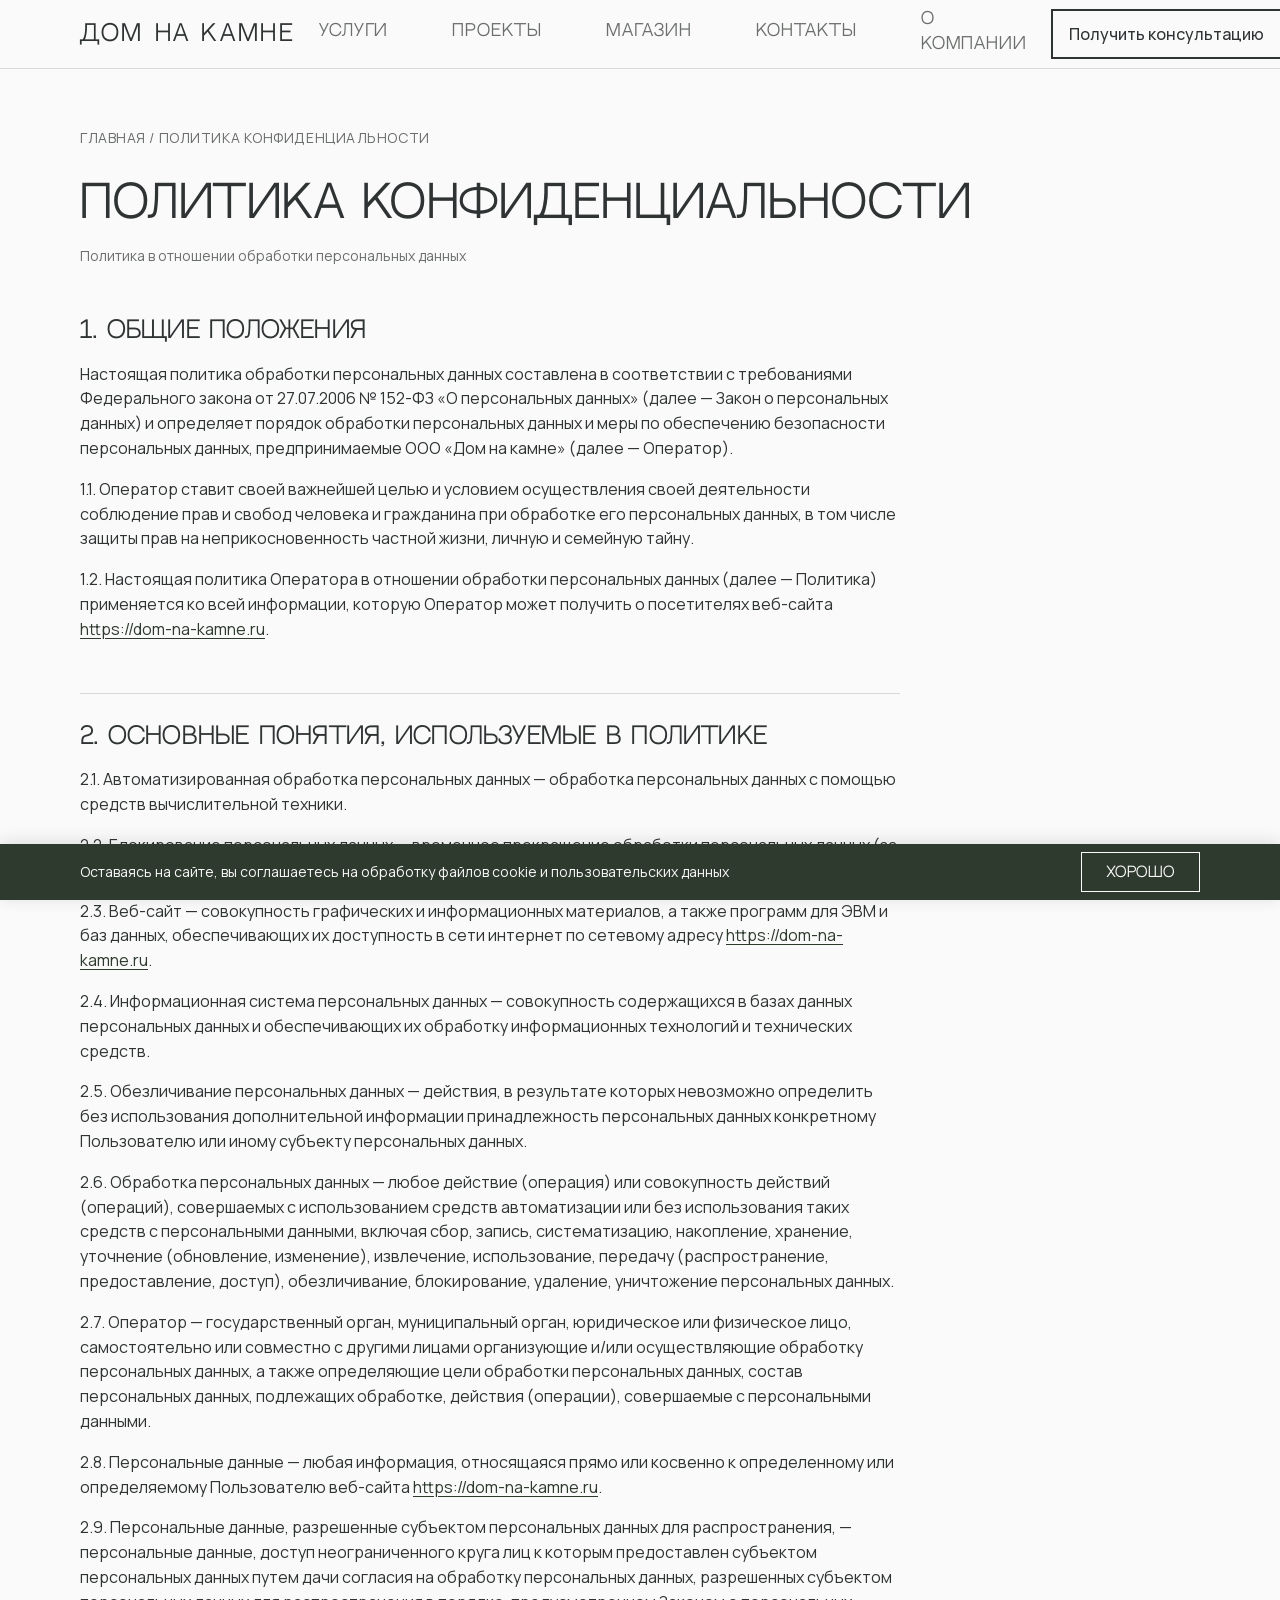
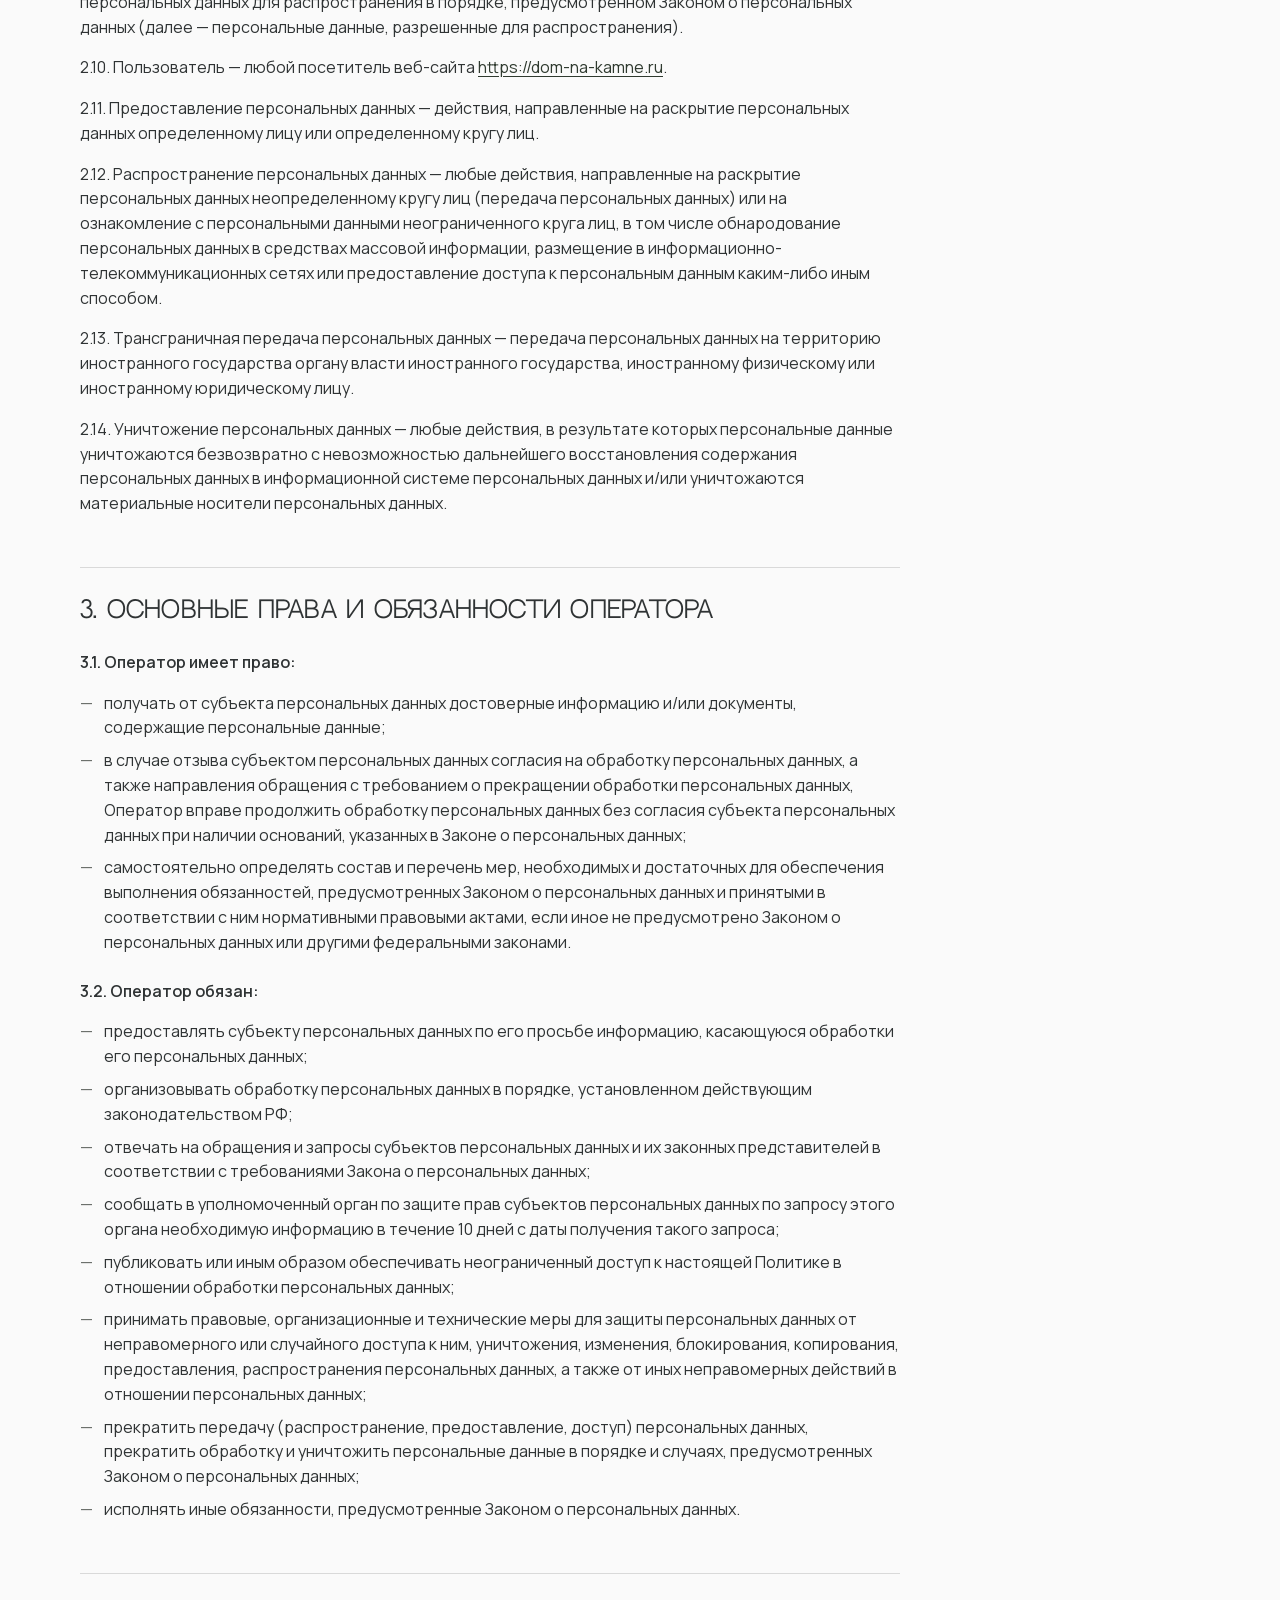
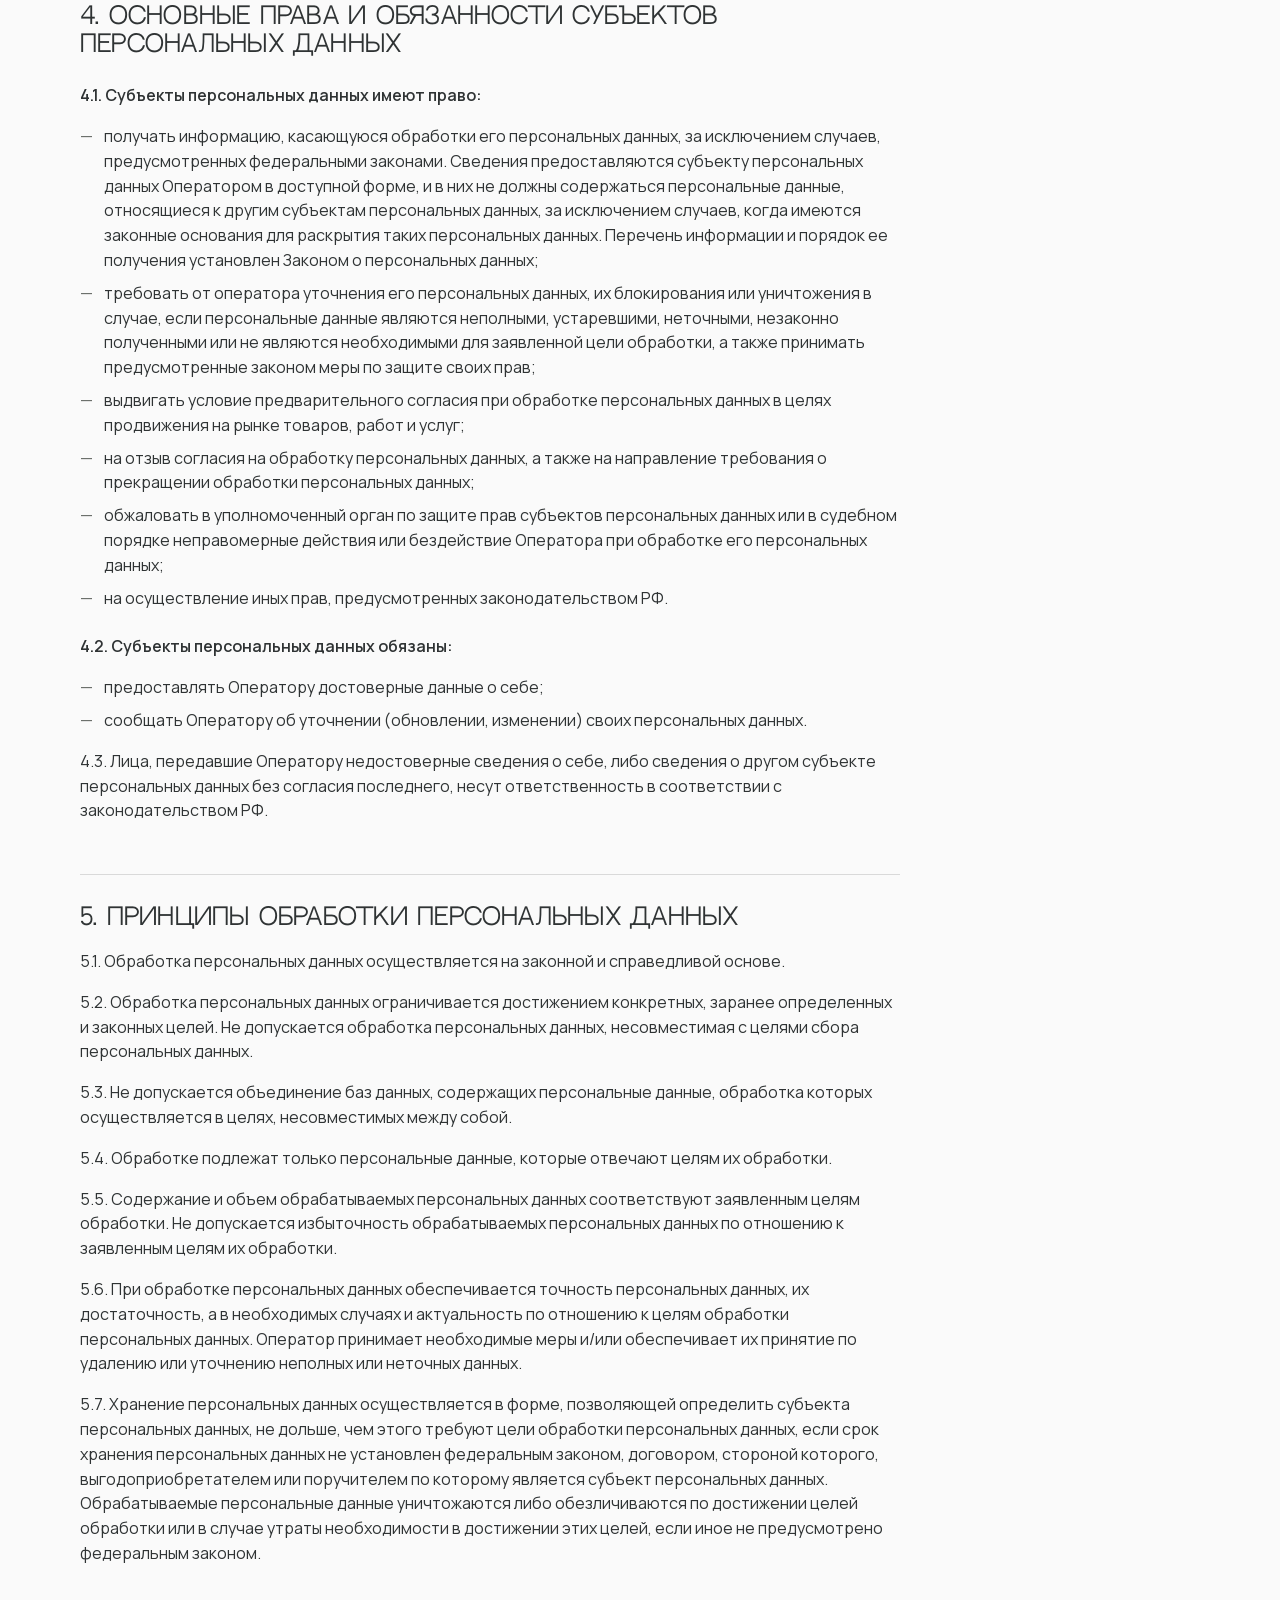
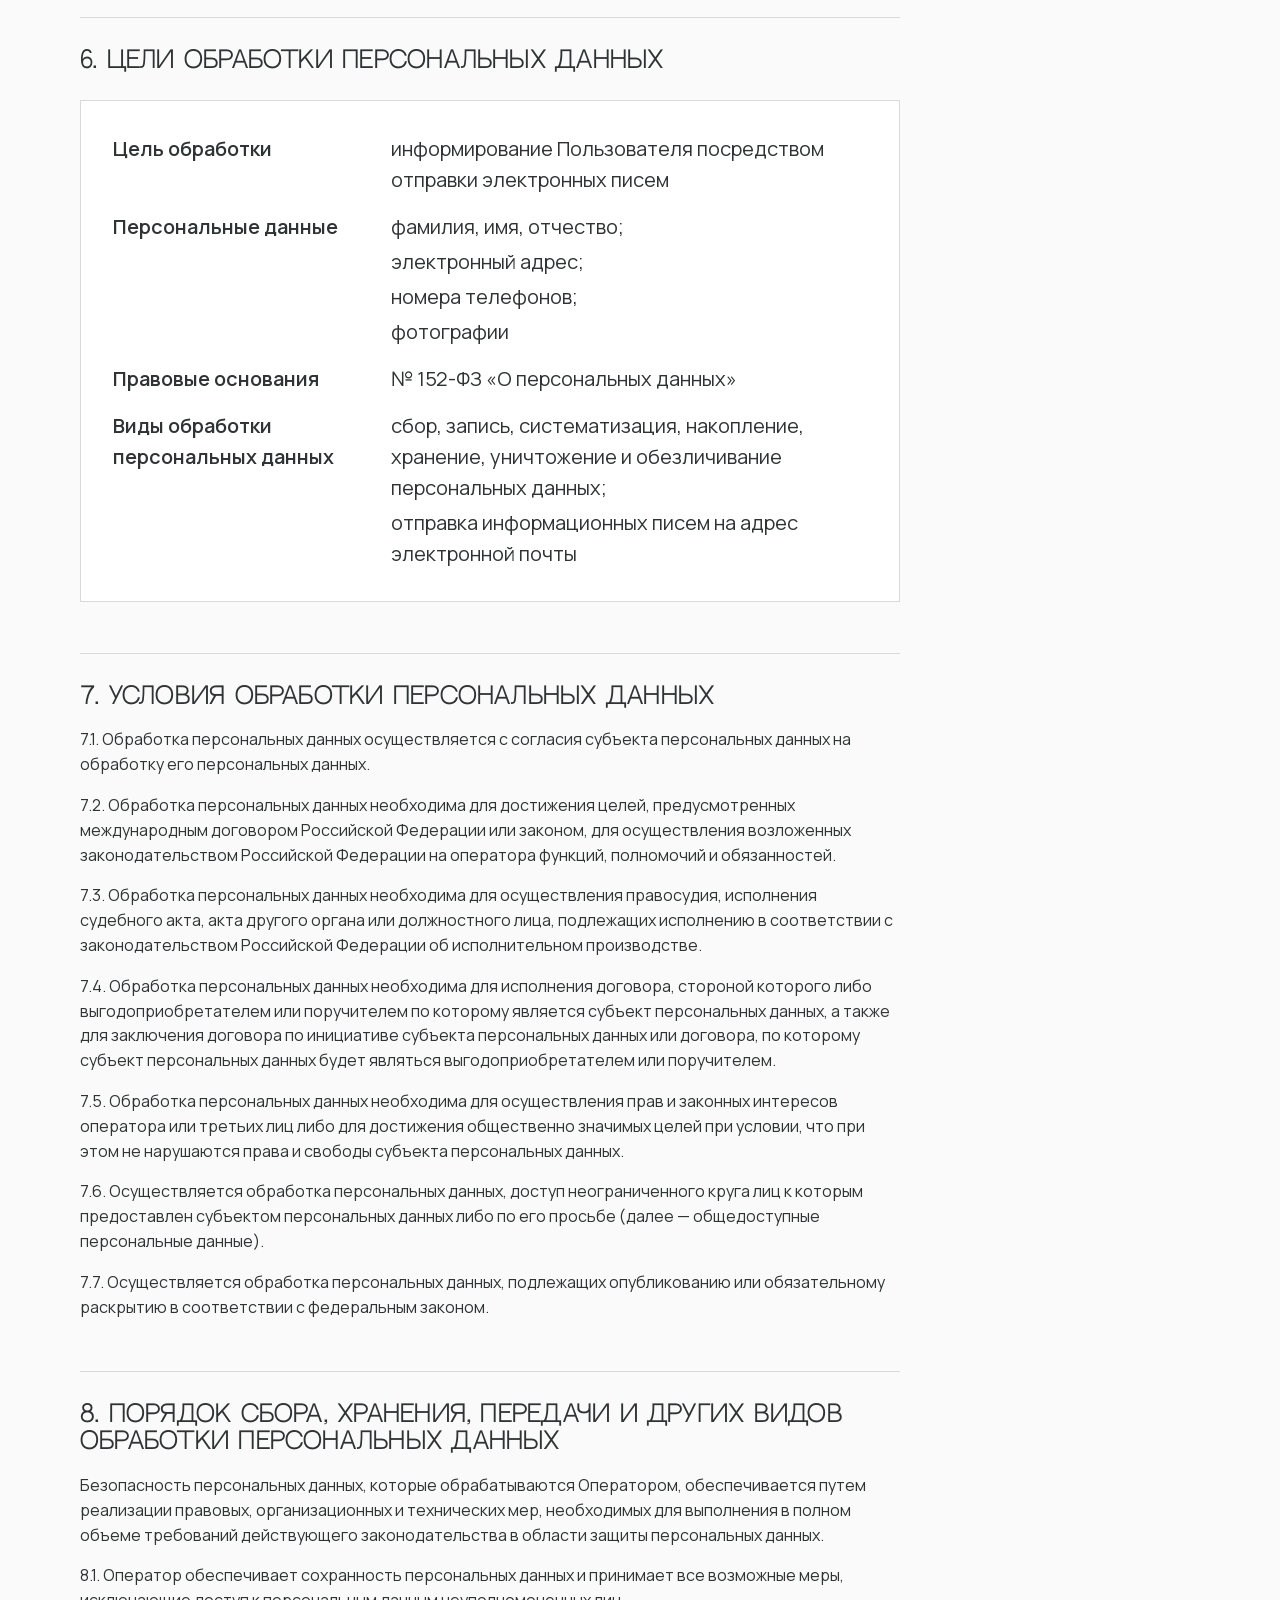
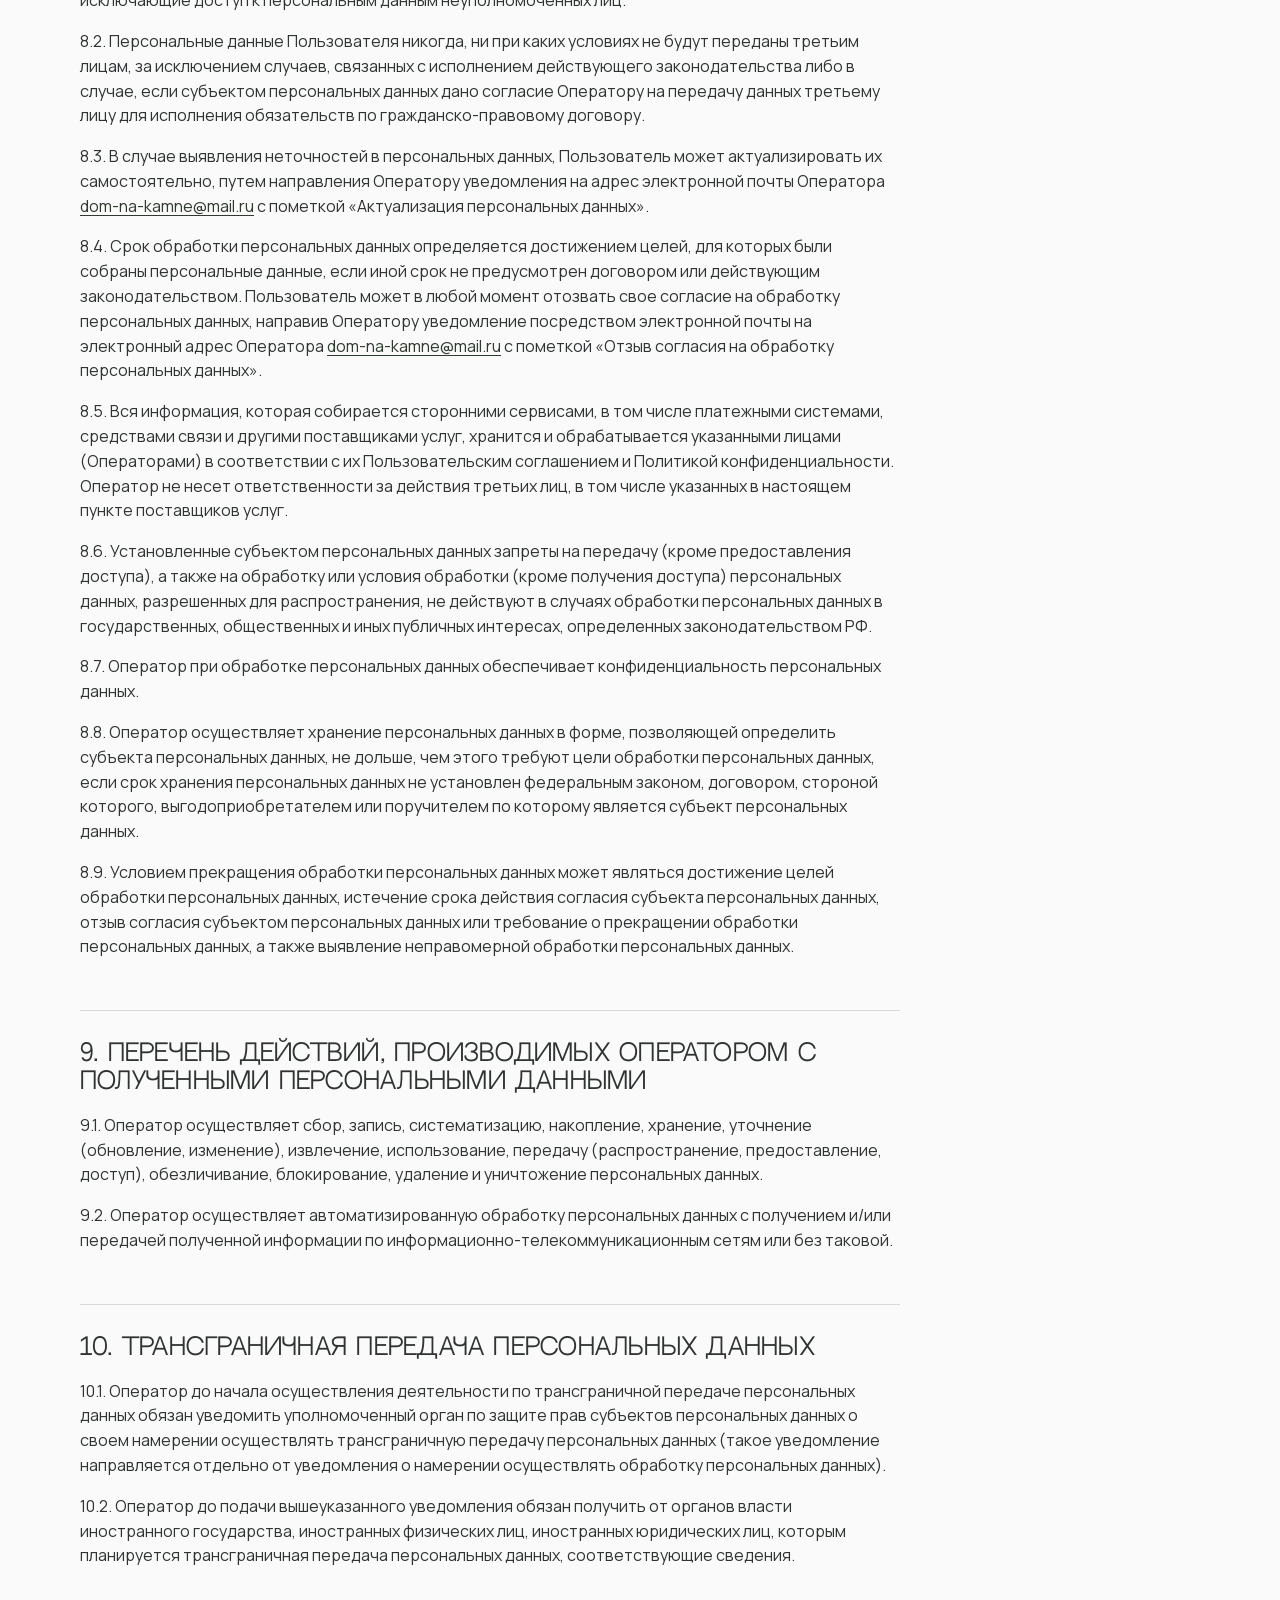
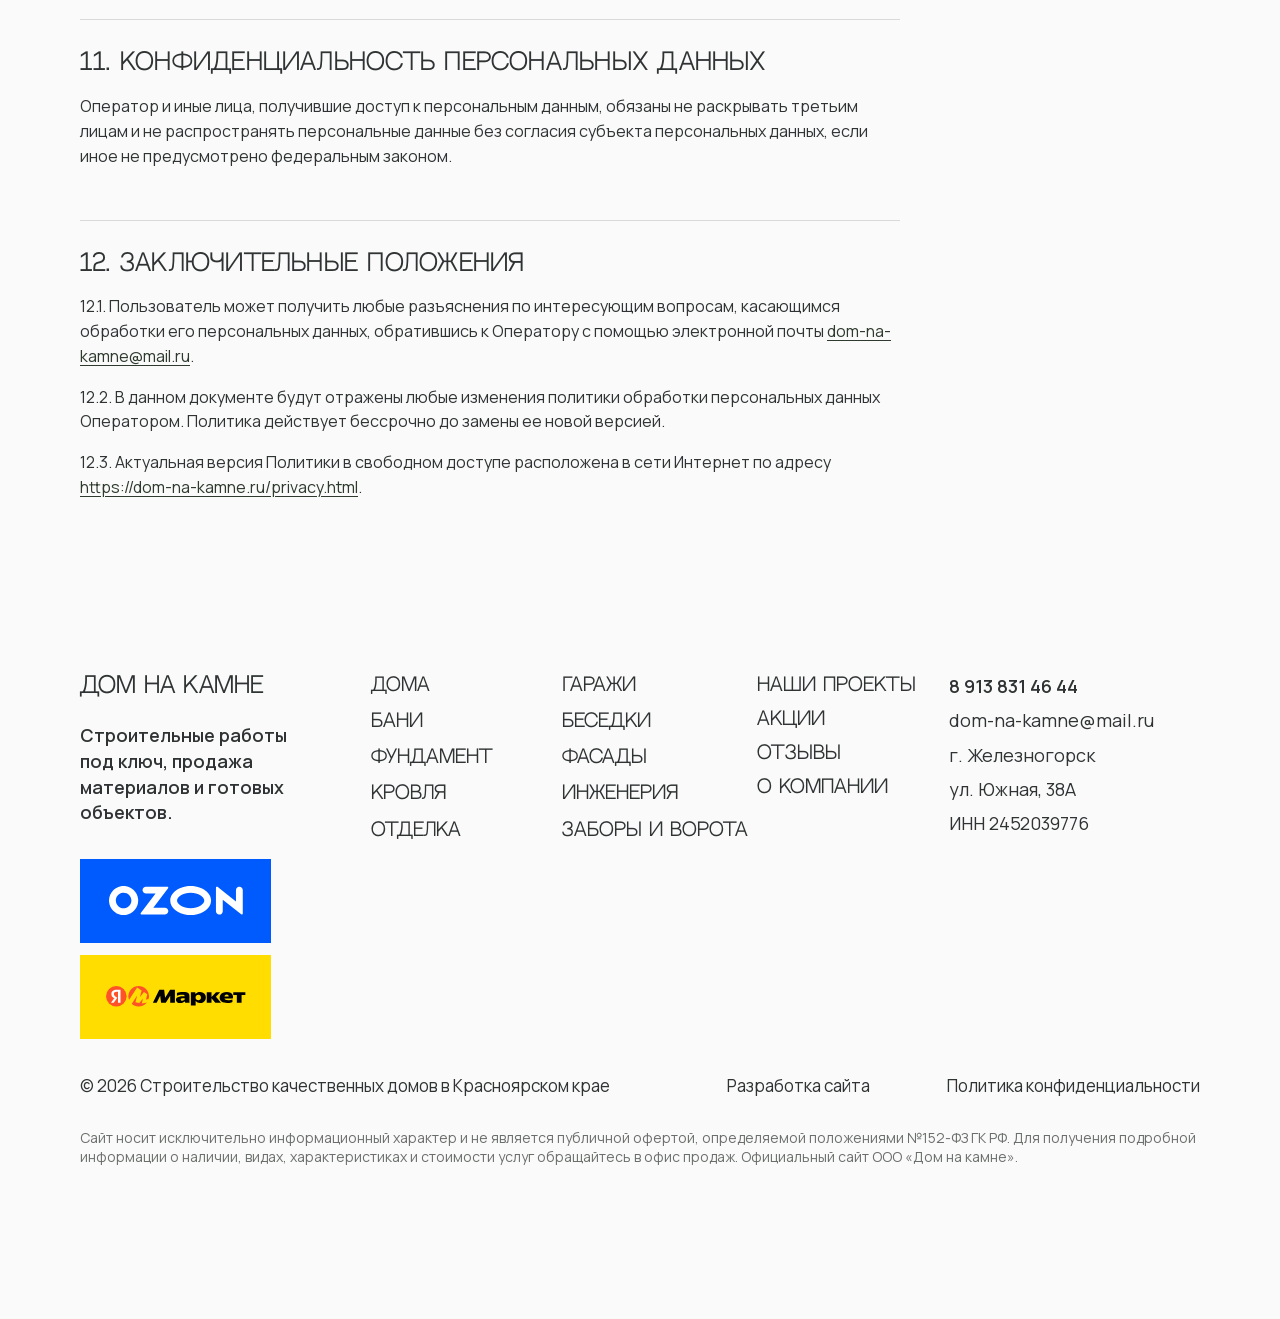
<file: privacy.html>
<!DOCTYPE html>
<html lang="ru">
<head>
  <meta charset="UTF-8" />
  <meta name="viewport" content="width=device-width, initial-scale=1.0" />
  <title>Политика конфиденциальности | Дом на камне</title>
  <meta name="description" content="Политика конфиденциальности и обработки персональных данных сайта «Дом на камне»." />
  <link rel="canonical" href="https://dom-na-kamne.ru/privacy.html" />
  <meta property="og:type" content="website" />
  <meta property="og:site_name" content="Дом на камне" />
  <meta property="og:locale" content="ru_RU" />
  <meta property="og:url" content="https://dom-na-kamne.ru/privacy.html" />
  <meta property="og:title" content="Политика конфиденциальности | Дом на камне" />
  <meta property="og:description" content="Политика конфиденциальности и обработки персональных данных сайта «Дом на камне»." />
  <meta property="og:image" content="https://dom-na-kamne.ru/assets/img/og-image.jpg" />
  <meta property="og:image:width" content="1200" />
  <meta property="og:image:height" content="630" />
  <meta name="twitter:card" content="summary_large_image" />
  <meta name="robots" content="noindex" />
  <link rel="icon" href="favicon.svg" type="image/svg+xml" />
  <link rel="preload" as="font" type="font/woff2" href="assets/fonts/NeutralFace.woff2" crossorigin />
  <link rel="preload" as="font" type="font/woff2" href="assets/fonts/manrope-cyrillic.woff2" crossorigin />
  <link rel="preload" as="font" type="font/woff2" href="assets/fonts/manrope-latin.woff2" crossorigin />
  <link rel="stylesheet" href="design-system/fonts.css" />
  <link rel="stylesheet" href="design-system/tokens.css?v=20261102" />
  <link rel="stylesheet" href="styles.css?v=20261103f" />
  <link rel="stylesheet" href="sections.css?v=20261105" />
  <style>
    /* ---- Light single-row header, same spec as the service pages ---- */
    .legal-header { background: var(--bg); color: var(--fg); border-bottom: var(--border-hair); }
    .legal-header__inner {
      min-height: 68px;
      display: grid;
      grid-template-columns: auto 1fr auto;
      align-items: center;
      column-gap: var(--space-5);
    }
    .legal-nav { display: flex; justify-content: center; align-items: center; gap: var(--space-8); }
    .legal-nav a {
      position: relative;
      font-family: var(--font-display);
      font-size: var(--fs-base);
      letter-spacing: .06em;
      color: var(--muted);
      padding-bottom: 5px;
      transition: color var(--dur) var(--ease);
    }
    .legal-nav a::after {
      content: "";
      position: absolute; left: 0; right: 0; bottom: 0;
      height: 2px; background: var(--surface-green);
      transform: scaleX(0); transform-origin: left;
      transition: transform var(--dur) var(--ease);
    }
    .legal-nav a:hover, .legal-nav a:focus-visible { color: var(--fg); }
    .legal-nav a:hover::after, .legal-nav a:focus-visible::after { transform: scaleX(1); }
    .legal-cta {
      min-height: 50px;
      display: inline-flex;
      align-items: center;
      gap: var(--space-3);
      padding: 0 16px;
      border: 2px solid var(--fg);
      font-size: var(--fs-base);
      font-weight: var(--fw-medium);
      line-height: 1;
      white-space: nowrap;
      transition: background var(--dur) var(--ease), color var(--dur) var(--ease);
    }
    .legal-cta:hover,
    .legal-cta:focus-visible { background: var(--fg); color: var(--on-dark); }
    .legal-cta__arrow {
      position: relative;
      display: inline-flex;
      align-items: center;
      justify-content: center;
      flex-shrink: 0;
      width: 1.1em;
      height: 1.1em;
      overflow: hidden;
      line-height: 1;
    }
    .legal-cta__arrow::before,
    .legal-cta__arrow::after {
      position: absolute;
      line-height: 1;
      transition: opacity var(--dur) var(--ease), transform var(--dur) var(--ease);
    }
    .legal-cta__arrow::before { content: "↗"; }
    .legal-cta__arrow::after {
      content: "↘";
      opacity: 0;
      transform: translate(-4px, 4px);
    }
    .legal-cta:hover .legal-cta__arrow::before,
    .legal-cta:focus-visible .legal-cta__arrow::before {
      opacity: 0;
      transform: translate(4px, -4px);
    }
    .legal-cta:hover .legal-cta__arrow::after,
    .legal-cta:focus-visible .legal-cta__arrow::after {
      opacity: 1;
      transform: none;
    }
    .legal-mobile-menu { display: none; }

    /* ---- Legal document body ---- */
    .legal { padding: clamp(28px, 4vw, 56px) 0 clamp(64px, 8vw, 112px); }
    .legal__breadcrumb {
      display: inline-block;
      font-size: var(--fs-label);
      letter-spacing: var(--tracking-nav);
      text-transform: uppercase;
      color: var(--muted);
      transition: color var(--dur) var(--ease);
    }
    .legal__breadcrumb:hover { color: var(--fg); }
    .legal__title {
      margin: clamp(18px, 2.6vw, 30px) 0 0;
      font-family: var(--font-display);
      font-weight: 400;
      font-size: clamp(28px, 3.4vw, 44px);
      line-height: 1.1;
      letter-spacing: .02em;
      text-transform: uppercase;
    }
    .legal__updated {
      margin: var(--space-4) 0 0;
      font-size: var(--fs-label);
      color: var(--muted);
    }
    .legal__doc { max-width: 820px; margin-top: clamp(32px, 4vw, 56px); }
    .legal__doc h2 {
      font-family: var(--font-display);
      font-weight: 400;
      font-size: clamp(20px, 1.8vw, 26px);
      line-height: 1.2;
      letter-spacing: .01em;
      margin: clamp(34px, 4vw, 52px) 0 var(--space-4);
      padding-top: clamp(22px, 2.4vw, 30px);
      border-top: var(--border-hair);
    }
    .legal__doc h2:first-child { margin-top: 0; padding-top: 0; border-top: 0; }
    .legal__doc p {
      margin: 0 0 var(--space-4);
      font-size: var(--fs-base);
      line-height: var(--lh-loose);
      color: var(--fg);
    }
    .legal__doc p.is-lead { font-weight: var(--fw-semibold); margin-top: var(--space-5); }
    .legal__doc ul { margin: 0 0 var(--space-4); padding: 0; }
    .legal__doc li {
      position: relative;
      list-style: none;
      padding-left: var(--space-5);
      margin-bottom: var(--space-2);
      font-size: var(--fs-base);
      line-height: var(--lh-loose);
      color: var(--fg);
    }
    .legal__doc li::before { content: "—"; position: absolute; left: 0; color: var(--muted); }
    .legal__doc a { color: var(--surface-green); text-decoration: underline; text-underline-offset: 3px; }
    .legal__purpose {
      display: grid;
      grid-template-columns: minmax(170px, 240px) 1fr;
      gap: var(--space-4) clamp(24px, 3vw, 48px);
      margin: var(--space-5) 0;
      padding: clamp(20px, 2.5vw, 32px);
      background: var(--surface-card);
      border: var(--border-hair);
    }
    .legal__purpose dt { margin: 0; font-weight: var(--fw-semibold); }
    .legal__purpose dd { margin: 0; color: var(--fg); }
    .legal__purpose dd span { display: block; }
    .legal__purpose dd span + span { margin-top: var(--space-1); }

    @media (min-width: 721px) and (max-width: 1180px) {
      .legal-header__inner {
        grid-template-columns: minmax(0, 1fr) auto;
        min-height: 0;
        padding-top: var(--space-4);
      }
      .legal-nav {
        grid-column: 1 / -1;
        grid-row: 2;
        justify-content: flex-start;
        gap: var(--space-6);
        margin-top: var(--space-4);
        padding-block: var(--space-3);
        border-top: var(--border-hair);
      }
    }

    @media (max-width: 720px) {
      .legal-header__inner {
        display: flex; align-items: center; justify-content: space-between;
        gap: var(--space-4); min-height: 68px; padding-block: 0;
      }
      .legal-nav, .legal-cta { display: none; }
      .legal-mobile-menu { display: block; }
      .legal-mobile-menu summary {
        position: relative; z-index: 3;
        display: grid; width: 44px; height: 44px; place-items: center;
        color: var(--fg); cursor: pointer; list-style: none;
      }
      .legal-mobile-menu summary::-webkit-details-marker { display: none; }
      .legal-mobile-menu summary span,
      .legal-mobile-menu summary span::before,
      .legal-mobile-menu summary span::after { display: block; width: 20px; height: 1px; background: currentColor; }
      .legal-mobile-menu summary span { position: relative; }
      .legal-mobile-menu summary span::before,
      .legal-mobile-menu summary span::after { content: ""; position: absolute; left: 0; }
      .legal-mobile-menu summary span::before { top: -6px; }
      .legal-mobile-menu summary span::after { top: 6px; }
      .legal-mobile-menu[open] summary span { background: transparent; }
      .legal-mobile-menu[open] summary span::before { transform: translateY(6px) rotate(45deg); }
      .legal-mobile-menu[open] summary span::after { transform: translateY(-6px) rotate(-45deg); }
      .legal-mobile-menu__drawer {
        position: fixed; z-index: 2; top: 0; right: 0; bottom: 0;
        display: flex; flex-direction: column; align-items: stretch;
        width: min(320px, calc(100vw - 48px)); min-height: 100svh;
        padding: 88px 24px 24px; background: var(--bg);
        box-shadow: -16px 0 40px rgba(0,0,0,.16);
      }
      .legal-mobile-menu__drawer a:not(.legal-mobile-menu__cta) {
        min-height: 42px; display: flex; align-items: center;
        color: var(--fg); font-size: 16px; text-decoration: none;
      }
      .legal-mobile-menu__cta { display: inline-flex; margin-top: auto; justify-content: space-between; }
      .legal { padding-top: 28px; }
      .legal__title { max-width: 100%; font-size: 24px; overflow-wrap: anywhere; }
      .legal__doc { margin-top: 32px; }
      .legal__doc p, .legal__doc li { font-size: 15px; line-height: 1.55; }
      .legal__purpose { grid-template-columns: 1fr; gap: var(--space-1); }
      .legal__purpose dt { margin-top: var(--space-3); }
    }
  </style>
  <!-- Yandex.Metrika counter 98889063 -->
  <script type="text/javascript">
    (function(m,e,t,r,i,k,a){m[i]=m[i]||function(){(m[i].a=m[i].a||[]).push(arguments)};
    m[i].l=1*new Date();
    for (var j = 0; j < document.scripts.length; j++) {if (document.scripts[j].src === r) { return; }}
    k=e.createElement(t),a=e.getElementsByTagName(t)[0],k.async=1,k.src=r,a.parentNode.insertBefore(k,a)})
    (window, document,'script','https://mc.yandex.ru/metrika/tag.js','ym');
    ym(98889063, 'init', {clickmap:true, trackLinks:true, accurateTrackBounce:true, webvisor:true});
  </script>
  <!-- /Yandex.Metrika counter -->

</head>
<body class="legal-page">
  <noscript><div><img src="https://mc.yandex.ru/watch/98889063" style="position:absolute; left:-9999px;" alt="" /></div></noscript>

  <!-- ============ HEADER ============ -->
  <header class="legal-header">
    <div class="legal-header__inner container">
      <a class="legal-logo" href="index.html">Дом на камне</a>
      <nav class="legal-nav" aria-label="Главное меню">
        <a href="index.html#services">Услуги</a>
        <a href="index.html#projects">Проекты</a>
        <a href="index.html#shop">Магазин</a>
        <a href="index.html#contacts">Контакты</a>
        <a href="index.html#about">О компании</a>
      </nav>
      <a class="legal-cta" href="index.html#contacts">Получить консультацию <span class="legal-cta__arrow" aria-hidden="true"></span></a>
      <details class="legal-mobile-menu">
        <summary aria-label="Открыть меню"><span aria-hidden="true"></span></summary>
        <nav class="legal-mobile-menu__drawer" aria-label="Мобильное меню">
          <a href="index.html#services">Услуги</a>
          <a href="index.html#projects">Проекты</a>
          <a href="index.html#shop">Магазин</a>
          <a href="index.html#contacts">Контакты</a>
          <a href="index.html#about">О компании</a>
          <a class="legal-cta legal-mobile-menu__cta" href="index.html#contacts">Получить консультацию <span class="legal-cta__arrow" aria-hidden="true"></span></a>
        </nav>
      </details>
    </div>
  </header>

  <!-- ============ POLICY ============ -->
  <main class="legal">
    <div class="container">
      <a class="legal__breadcrumb" href="index.html">Главная / Политика конфиденциальности</a>
      <h1 class="legal__title">Политика конфиденциальности</h1>
      <p class="legal__updated">Политика в отношении обработки персональных данных</p>

      <article class="legal__doc">
        <h2>1. Общие положения</h2>
        <p>Настоящая политика обработки персональных данных составлена в соответствии с требованиями Федерального закона от 27.07.2006 № 152-ФЗ «О персональных данных» (далее — Закон о персональных данных) и определяет порядок обработки персональных данных и меры по обеспечению безопасности персональных данных, предпринимаемые ООО «Дом на камне» (далее — Оператор).</p>
        <p>1.1. Оператор ставит своей важнейшей целью и условием осуществления своей деятельности соблюдение прав и свобод человека и гражданина при обработке его персональных данных, в том числе защиты прав на неприкосновенность частной жизни, личную и семейную тайну.</p>
        <p>1.2. Настоящая политика Оператора в отношении обработки персональных данных (далее — Политика) применяется ко всей информации, которую Оператор может получить о посетителях веб-сайта <a href="https://dom-na-kamne.ru">https://dom-na-kamne.ru</a>.</p>

        <h2>2. Основные понятия, используемые в Политике</h2>
        <p>2.1. Автоматизированная обработка персональных данных — обработка персональных данных с помощью средств вычислительной техники.</p>
        <p>2.2. Блокирование персональных данных — временное прекращение обработки персональных данных (за исключением случаев, если обработка необходима для уточнения персональных данных).</p>
        <p>2.3. Веб-сайт — совокупность графических и информационных материалов, а также программ для ЭВМ и баз данных, обеспечивающих их доступность в сети интернет по сетевому адресу <a href="https://dom-na-kamne.ru">https://dom-na-kamne.ru</a>.</p>
        <p>2.4. Информационная система персональных данных — совокупность содержащихся в базах данных персональных данных и обеспечивающих их обработку информационных технологий и технических средств.</p>
        <p>2.5. Обезличивание персональных данных — действия, в результате которых невозможно определить без использования дополнительной информации принадлежность персональных данных конкретному Пользователю или иному субъекту персональных данных.</p>
        <p>2.6. Обработка персональных данных — любое действие (операция) или совокупность действий (операций), совершаемых с использованием средств автоматизации или без использования таких средств с персональными данными, включая сбор, запись, систематизацию, накопление, хранение, уточнение (обновление, изменение), извлечение, использование, передачу (распространение, предоставление, доступ), обезличивание, блокирование, удаление, уничтожение персональных данных.</p>
        <p>2.7. Оператор — государственный орган, муниципальный орган, юридическое или физическое лицо, самостоятельно или совместно с другими лицами организующие и/или осуществляющие обработку персональных данных, а также определяющие цели обработки персональных данных, состав персональных данных, подлежащих обработке, действия (операции), совершаемые с персональными данными.</p>
        <p>2.8. Персональные данные — любая информация, относящаяся прямо или косвенно к определенному или определяемому Пользователю веб-сайта <a href="https://dom-na-kamne.ru">https://dom-na-kamne.ru</a>.</p>
        <p>2.9. Персональные данные, разрешенные субъектом персональных данных для распространения, — персональные данные, доступ неограниченного круга лиц к которым предоставлен субъектом персональных данных путем дачи согласия на обработку персональных данных, разрешенных субъектом персональных данных для распространения в порядке, предусмотренном Законом о персональных данных (далее — персональные данные, разрешенные для распространения).</p>
        <p>2.10. Пользователь — любой посетитель веб-сайта <a href="https://dom-na-kamne.ru">https://dom-na-kamne.ru</a>.</p>
        <p>2.11. Предоставление персональных данных — действия, направленные на раскрытие персональных данных определенному лицу или определенному кругу лиц.</p>
        <p>2.12. Распространение персональных данных — любые действия, направленные на раскрытие персональных данных неопределенному кругу лиц (передача персональных данных) или на ознакомление с персональными данными неограниченного круга лиц, в том числе обнародование персональных данных в средствах массовой информации, размещение в информационно-телекоммуникационных сетях или предоставление доступа к персональным данным каким-либо иным способом.</p>
        <p>2.13. Трансграничная передача персональных данных — передача персональных данных на территорию иностранного государства органу власти иностранного государства, иностранному физическому или иностранному юридическому лицу.</p>
        <p>2.14. Уничтожение персональных данных — любые действия, в результате которых персональные данные уничтожаются безвозвратно с невозможностью дальнейшего восстановления содержания персональных данных в информационной системе персональных данных и/или уничтожаются материальные носители персональных данных.</p>

        <h2>3. Основные права и обязанности Оператора</h2>
        <p class="is-lead">3.1. Оператор имеет право:</p>
        <ul>
          <li>получать от субъекта персональных данных достоверные информацию и/или документы, содержащие персональные данные;</li>
          <li>в случае отзыва субъектом персональных данных согласия на обработку персональных данных, а также направления обращения с требованием о прекращении обработки персональных данных, Оператор вправе продолжить обработку персональных данных без согласия субъекта персональных данных при наличии оснований, указанных в Законе о персональных данных;</li>
          <li>самостоятельно определять состав и перечень мер, необходимых и достаточных для обеспечения выполнения обязанностей, предусмотренных Законом о персональных данных и принятыми в соответствии с ним нормативными правовыми актами, если иное не предусмотрено Законом о персональных данных или другими федеральными законами.</li>
        </ul>
        <p class="is-lead">3.2. Оператор обязан:</p>
        <ul>
          <li>предоставлять субъекту персональных данных по его просьбе информацию, касающуюся обработки его персональных данных;</li>
          <li>организовывать обработку персональных данных в порядке, установленном действующим законодательством РФ;</li>
          <li>отвечать на обращения и запросы субъектов персональных данных и их законных представителей в соответствии с требованиями Закона о персональных данных;</li>
          <li>сообщать в уполномоченный орган по защите прав субъектов персональных данных по запросу этого органа необходимую информацию в течение 10 дней с даты получения такого запроса;</li>
          <li>публиковать или иным образом обеспечивать неограниченный доступ к настоящей Политике в отношении обработки персональных данных;</li>
          <li>принимать правовые, организационные и технические меры для защиты персональных данных от неправомерного или случайного доступа к ним, уничтожения, изменения, блокирования, копирования, предоставления, распространения персональных данных, а также от иных неправомерных действий в отношении персональных данных;</li>
          <li>прекратить передачу (распространение, предоставление, доступ) персональных данных, прекратить обработку и уничтожить персональные данные в порядке и случаях, предусмотренных Законом о персональных данных;</li>
          <li>исполнять иные обязанности, предусмотренные Законом о персональных данных.</li>
        </ul>

        <h2>4. Основные права и обязанности субъектов персональных данных</h2>
        <p class="is-lead">4.1. Субъекты персональных данных имеют право:</p>
        <ul>
          <li>получать информацию, касающуюся обработки его персональных данных, за исключением случаев, предусмотренных федеральными законами. Сведения предоставляются субъекту персональных данных Оператором в доступной форме, и в них не должны содержаться персональные данные, относящиеся к другим субъектам персональных данных, за исключением случаев, когда имеются законные основания для раскрытия таких персональных данных. Перечень информации и порядок ее получения установлен Законом о персональных данных;</li>
          <li>требовать от оператора уточнения его персональных данных, их блокирования или уничтожения в случае, если персональные данные являются неполными, устаревшими, неточными, незаконно полученными или не являются необходимыми для заявленной цели обработки, а также принимать предусмотренные законом меры по защите своих прав;</li>
          <li>выдвигать условие предварительного согласия при обработке персональных данных в целях продвижения на рынке товаров, работ и услуг;</li>
          <li>на отзыв согласия на обработку персональных данных, а также на направление требования о прекращении обработки персональных данных;</li>
          <li>обжаловать в уполномоченный орган по защите прав субъектов персональных данных или в судебном порядке неправомерные действия или бездействие Оператора при обработке его персональных данных;</li>
          <li>на осуществление иных прав, предусмотренных законодательством РФ.</li>
        </ul>
        <p class="is-lead">4.2. Субъекты персональных данных обязаны:</p>
        <ul>
          <li>предоставлять Оператору достоверные данные о себе;</li>
          <li>сообщать Оператору об уточнении (обновлении, изменении) своих персональных данных.</li>
        </ul>
        <p>4.3. Лица, передавшие Оператору недостоверные сведения о себе, либо сведения о другом субъекте персональных данных без согласия последнего, несут ответственность в соответствии с законодательством РФ.</p>

        <h2>5. Принципы обработки персональных данных</h2>
        <p>5.1. Обработка персональных данных осуществляется на законной и справедливой основе.</p>
        <p>5.2. Обработка персональных данных ограничивается достижением конкретных, заранее определенных и законных целей. Не допускается обработка персональных данных, несовместимая с целями сбора персональных данных.</p>
        <p>5.3. Не допускается объединение баз данных, содержащих персональные данные, обработка которых осуществляется в целях, несовместимых между собой.</p>
        <p>5.4. Обработке подлежат только персональные данные, которые отвечают целям их обработки.</p>
        <p>5.5. Содержание и объем обрабатываемых персональных данных соответствуют заявленным целям обработки. Не допускается избыточность обрабатываемых персональных данных по отношению к заявленным целям их обработки.</p>
        <p>5.6. При обработке персональных данных обеспечивается точность персональных данных, их достаточность, а в необходимых случаях и актуальность по отношению к целям обработки персональных данных. Оператор принимает необходимые меры и/или обеспечивает их принятие по удалению или уточнению неполных или неточных данных.</p>
        <p>5.7. Хранение персональных данных осуществляется в форме, позволяющей определить субъекта персональных данных, не дольше, чем этого требуют цели обработки персональных данных, если срок хранения персональных данных не установлен федеральным законом, договором, стороной которого, выгодоприобретателем или поручителем по которому является субъект персональных данных. Обрабатываемые персональные данные уничтожаются либо обезличиваются по достижении целей обработки или в случае утраты необходимости в достижении этих целей, если иное не предусмотрено федеральным законом.</p>

        <h2>6. Цели обработки персональных данных</h2>
        <dl class="legal__purpose">
          <dt>Цель обработки</dt>
          <dd>информирование Пользователя посредством отправки электронных писем</dd>
          <dt>Персональные данные</dt>
          <dd>
            <span>фамилия, имя, отчество;</span>
            <span>электронный адрес;</span>
            <span>номера телефонов;</span>
            <span>фотографии</span>
          </dd>
          <dt>Правовые основания</dt>
          <dd>№ 152-ФЗ «О персональных данных»</dd>
          <dt>Виды обработки персональных данных</dt>
          <dd>
            <span>сбор, запись, систематизация, накопление, хранение, уничтожение и обезличивание персональных данных;</span>
            <span>отправка информационных писем на адрес электронной почты</span>
          </dd>
        </dl>

        <h2>7. Условия обработки персональных данных</h2>
        <p>7.1. Обработка персональных данных осуществляется с согласия субъекта персональных данных на обработку его персональных данных.</p>
        <p>7.2. Обработка персональных данных необходима для достижения целей, предусмотренных международным договором Российской Федерации или законом, для осуществления возложенных законодательством Российской Федерации на оператора функций, полномочий и обязанностей.</p>
        <p>7.3. Обработка персональных данных необходима для осуществления правосудия, исполнения судебного акта, акта другого органа или должностного лица, подлежащих исполнению в соответствии с законодательством Российской Федерации об исполнительном производстве.</p>
        <p>7.4. Обработка персональных данных необходима для исполнения договора, стороной которого либо выгодоприобретателем или поручителем по которому является субъект персональных данных, а также для заключения договора по инициативе субъекта персональных данных или договора, по которому субъект персональных данных будет являться выгодоприобретателем или поручителем.</p>
        <p>7.5. Обработка персональных данных необходима для осуществления прав и законных интересов оператора или третьих лиц либо для достижения общественно значимых целей при условии, что при этом не нарушаются права и свободы субъекта персональных данных.</p>
        <p>7.6. Осуществляется обработка персональных данных, доступ неограниченного круга лиц к которым предоставлен субъектом персональных данных либо по его просьбе (далее — общедоступные персональные данные).</p>
        <p>7.7. Осуществляется обработка персональных данных, подлежащих опубликованию или обязательному раскрытию в соответствии с федеральным законом.</p>

        <h2>8. Порядок сбора, хранения, передачи и других видов обработки персональных данных</h2>
        <p>Безопасность персональных данных, которые обрабатываются Оператором, обеспечивается путем реализации правовых, организационных и технических мер, необходимых для выполнения в полном объеме требований действующего законодательства в области защиты персональных данных.</p>
        <p>8.1. Оператор обеспечивает сохранность персональных данных и принимает все возможные меры, исключающие доступ к персональным данным неуполномоченных лиц.</p>
        <p>8.2. Персональные данные Пользователя никогда, ни при каких условиях не будут переданы третьим лицам, за исключением случаев, связанных с исполнением действующего законодательства либо в случае, если субъектом персональных данных дано согласие Оператору на передачу данных третьему лицу для исполнения обязательств по гражданско-правовому договору.</p>
        <p>8.3. В случае выявления неточностей в персональных данных, Пользователь может актуализировать их самостоятельно, путем направления Оператору уведомления на адрес электронной почты Оператора <a href="mailto:dom-na-kamne@mail.ru">dom-na-kamne@mail.ru</a> с пометкой «Актуализация персональных данных».</p>
        <p>8.4. Срок обработки персональных данных определяется достижением целей, для которых были собраны персональные данные, если иной срок не предусмотрен договором или действующим законодательством. Пользователь может в любой момент отозвать свое согласие на обработку персональных данных, направив Оператору уведомление посредством электронной почты на электронный адрес Оператора <a href="mailto:dom-na-kamne@mail.ru">dom-na-kamne@mail.ru</a> с пометкой «Отзыв согласия на обработку персональных данных».</p>
        <p>8.5. Вся информация, которая собирается сторонними сервисами, в том числе платежными системами, средствами связи и другими поставщиками услуг, хранится и обрабатывается указанными лицами (Операторами) в соответствии с их Пользовательским соглашением и Политикой конфиденциальности. Оператор не несет ответственности за действия третьих лиц, в том числе указанных в настоящем пункте поставщиков услуг.</p>
        <p>8.6. Установленные субъектом персональных данных запреты на передачу (кроме предоставления доступа), а также на обработку или условия обработки (кроме получения доступа) персональных данных, разрешенных для распространения, не действуют в случаях обработки персональных данных в государственных, общественных и иных публичных интересах, определенных законодательством РФ.</p>
        <p>8.7. Оператор при обработке персональных данных обеспечивает конфиденциальность персональных данных.</p>
        <p>8.8. Оператор осуществляет хранение персональных данных в форме, позволяющей определить субъекта персональных данных, не дольше, чем этого требуют цели обработки персональных данных, если срок хранения персональных данных не установлен федеральным законом, договором, стороной которого, выгодоприобретателем или поручителем по которому является субъект персональных данных.</p>
        <p>8.9. Условием прекращения обработки персональных данных может являться достижение целей обработки персональных данных, истечение срока действия согласия субъекта персональных данных, отзыв согласия субъектом персональных данных или требование о прекращении обработки персональных данных, а также выявление неправомерной обработки персональных данных.</p>

        <h2>9. Перечень действий, производимых Оператором с полученными персональными данными</h2>
        <p>9.1. Оператор осуществляет сбор, запись, систематизацию, накопление, хранение, уточнение (обновление, изменение), извлечение, использование, передачу (распространение, предоставление, доступ), обезличивание, блокирование, удаление и уничтожение персональных данных.</p>
        <p>9.2. Оператор осуществляет автоматизированную обработку персональных данных с получением и/или передачей полученной информации по информационно-телекоммуникационным сетям или без таковой.</p>

        <h2>10. Трансграничная передача персональных данных</h2>
        <p>10.1. Оператор до начала осуществления деятельности по трансграничной передаче персональных данных обязан уведомить уполномоченный орган по защите прав субъектов персональных данных о своем намерении осуществлять трансграничную передачу персональных данных (такое уведомление направляется отдельно от уведомления о намерении осуществлять обработку персональных данных).</p>
        <p>10.2. Оператор до подачи вышеуказанного уведомления обязан получить от органов власти иностранного государства, иностранных физических лиц, иностранных юридических лиц, которым планируется трансграничная передача персональных данных, соответствующие сведения.</p>

        <h2>11. Конфиденциальность персональных данных</h2>
        <p>Оператор и иные лица, получившие доступ к персональным данным, обязаны не раскрывать третьим лицам и не распространять персональные данные без согласия субъекта персональных данных, если иное не предусмотрено федеральным законом.</p>

        <h2>12. Заключительные положения</h2>
        <p>12.1. Пользователь может получить любые разъяснения по интересующим вопросам, касающимся обработки его персональных данных, обратившись к Оператору с помощью электронной почты <a href="mailto:dom-na-kamne@mail.ru">dom-na-kamne@mail.ru</a>.</p>
        <p>12.2. В данном документе будут отражены любые изменения политики обработки персональных данных Оператором. Политика действует бессрочно до замены ее новой версией.</p>
        <p>12.3. Актуальная версия Политики в свободном доступе расположена в сети Интернет по адресу <a href="https://dom-na-kamne.ru/privacy.html">https://dom-na-kamne.ru/privacy.html</a>.</p>
      </article>
    </div>
  </main>

  <!-- ============ FOOTER ============ -->
  <footer class="footer">
    <div class="footer__body container">

      <!-- Company column -->
      <div class="footer__company">
        <a class="footer__logo" href="index.html">Дом на камне</a>
        <p class="footer__tagline">Строительные работы под ключ, продажа материалов и готовых объектов.</p>
        <a class="footer__ozon" href="https://www.ozon.ru/seller/dom-na-kamne-4017365/" target="_blank" rel="noopener" aria-label="Магазин на OZON">
          <svg class="footer__ozon-logo" viewBox="0 0 485 106" aria-hidden="true" focusable="false">
            <path fill="currentColor" fill-rule="nonzero" d="M56.485 80.751c12.543-1.595 22.67-11.723 24.266-24.266 2.338-18.4-13.207-33.946-31.608-31.607C36.6 26.472 26.472 36.6 24.878 49.143c-2.34 18.401 13.207 33.947 31.607 31.608zM58.203.267c24.717 2.448 44.71 22.441 47.158 47.16 3.308 33.401-24.533 61.242-57.936 57.934-24.717-2.448-44.71-22.44-47.157-47.158C-3.042 24.801 24.8-3.04 58.203.267zm75.497 2.09h77.314c2.935 0 4.603 3.36 2.83 5.698L160.358 78.62h41.907c7.638 0 13.653 6.95 12.067 14.87-1.163 5.807-6.608 9.774-12.531 9.774h-83.963c-2.908 0-4.561-3.328-2.805-5.645l53.527-70.618h-34.396c-5.923 0-11.368-3.966-12.531-9.774-1.586-7.92 4.429-14.87 12.067-14.87zm335.513.281c7.975-1.679 15 4.36 15 12.04V99.71c0 2.967-3.426 4.622-5.751 2.778l-66.694-52.91v41.386c0 7.68-7.025 13.718-15 12.04-5.72-1.203-9.644-6.526-9.644-12.368V5.911c0-2.967 3.426-4.623 5.75-2.779l66.696 52.912-.001-41.038c0-5.843 3.927-11.165 9.644-12.368zM295.56 0c40.83 0 73.932 23.64 73.932 52.8 0 29.16-33.101 52.8-73.932 52.8-40.832 0-73.933-23.64-73.933-52.8 0-29.16 33.1-52.8 73.933-52.8zm0 24.644c-28.21 0-49.288 14.865-49.288 28.156 0 13.291 21.078 28.156 49.288 28.156 28.209 0 49.287-14.865 49.287-28.156 0-13.29-21.078-28.156-49.287-28.156z"></path>
          </svg>
        </a>
        <a class="footer__market" href="https://market.yandex.ru/cc/ALhct3" target="_blank" rel="noopener" aria-label="Магазин на Яндекс Маркете">
          <svg class="footer__market-logo" viewBox="0 0 204 30" aria-hidden="true" focusable="false">
            <circle cx="15" cy="15" r="15" fill="#FF5226"/>
            <path d="M17.43 24.45V8.39h-1.884c-1.358 0-2.388.288-3.088.865-.7.556-1.05 1.297-1.05 2.224 0 .7.123 1.297.37 1.791s.608.947 1.081 1.359c.474.412 1.071.865 1.792 1.359l1.791 1.204-5.25 7.259H7.238l5.004-6.795 2.347 2.1-1.853-1.174a23.446 23.446 0 01-2.656-2.007c-.742-.66-1.308-1.38-1.699-2.162-.391-.783-.587-1.699-.587-2.749 0-1.812.649-3.274 1.946-4.386 1.318-1.132 3.243-1.698 5.775-1.698h5.59v18.87H17.43z" fill="#fff"/>
            <path d="M47.555 30c-8.275 0-15-6.699-15-14.973C32.555 6.752 39.28 0 47.555 0c8.274 0 15 6.752 15 15.027 0 8.274-6.726 14.973-15 14.973z" fill="#FF5226"/>
            <path d="M45.232 2.03L28.498 28.14h7.671l9.667-15.05-.236-.107-2.68 10.77 5.674 1 5.832-7.33-.316-.157-1.97 8.326 12.363-2.356-2.522-4.154-4.456 1.02.526.605 2.075-8.695-4.834-3.232-6.33 7.96.315.158 2.6-10.43-6.645-4.438z" fill="#FFDD00"/>
            <path d="M68.305 24.45l9.327-18.87h7.103l1.452 11.489 7.196-11.49h7.042V24.45h-6.887V14.32l-6.394 10.13h-6.887L78.93 14.227 73.864 24.45h-5.56zm53.276-3.737c0 .639.011 1.267.031 1.884.021.618.062 1.225.124 1.822h-6.394a5.371 5.371 0 01-.37-.926 6.529 6.529 0 01-.247-1.297c-.659.782-1.493 1.43-2.502 1.945-.988.495-2.399.742-4.231.742-1.853 0-3.336-.433-4.448-1.297-1.091-.865-1.636-2.018-1.636-3.46 0-1.338.38-2.367 1.142-3.088.783-.741 1.997-1.256 3.645-1.544 1.647-.31 3.757-.464 6.331-.464h1.606v-.34c0-.658-.278-1.163-.834-1.513-.556-.35-1.596-.525-3.119-.525-1.503 0-2.903.196-4.201.587-1.276.37-2.316.741-3.119 1.112v-4.139c.906-.33 2.121-.659 3.645-.988 1.544-.35 3.304-.525 5.281-.525 1.997 0 3.685.185 5.065.556 1.38.35 2.43.957 3.15 1.822.721.844 1.081 2.018 1.081 3.521v6.115zm2.1-11.55h6.394l.37 2.624c.783-1.029 1.719-1.78 2.811-2.254 1.091-.474 2.347-.71 3.768-.71 1.606 0 3.047.288 4.324.864a6.824 6.824 0 013.026 2.626c.742 1.173 1.112 2.656 1.112 4.447s-.37 3.284-1.112 4.478c-.72 1.174-1.729 2.06-3.026 2.656-1.298.598-2.78.896-4.448.896a9.387 9.387 0 01-3.49-.649c-1.071-.452-1.997-1.163-2.779-2.13v6.424h-6.95V9.162zm41.942 7.597c0-1.524.412-2.883 1.236-4.077.844-1.194 2.038-2.13 3.582-2.81 1.565-.7 3.408-1.05 5.529-1.05 2.203 0 4.046.38 5.528 1.142 1.503.762 2.553 1.843 3.15 3.243.618 1.4.7 3.058.247 4.973h-12.199c.247.885.793 1.554 1.637 2.007.865.433 2.141.649 3.829.649 1.174 0 2.265-.103 3.274-.31a29.001 29.001 0 002.811-.771v3.675c-.886.412-1.874.741-2.965.988-1.071.247-2.481.371-4.231.371-3.851 0-6.723-.71-8.617-2.131-1.874-1.441-2.811-3.408-2.811-5.9zm19.859-7.598h17.636v3.954h-5.498v11.303h-6.949V13.116h-5.189V9.162zm-38.668 0h6.949v6.918l6.579-6.918h5.992l-6.116 6.362 7.382 8.895h-8.401l-5.436-6.733v6.733h-6.949V9.162zm29.187 3.12c-.948 0-1.699.278-2.255.834-.556.535-.916 1.225-1.081 2.069h6.115c-.02-.844-.247-1.534-.679-2.07-.433-.555-1.133-.833-2.1-.833zm-37.618 4.478c0-1.236-.34-2.214-1.02-2.934-.658-.741-1.606-1.112-2.841-1.112-1.132 0-2.08.35-2.841 1.05-.762.68-1.143 1.678-1.143 2.996s.37 2.337 1.112 3.058c.762.7 1.719 1.05 2.872 1.05 1.277 0 2.234-.371 2.872-1.112.659-.741.989-1.74.989-2.996zm-23.751 1.08h-1.575c-1.503 0-2.584.125-3.243.372-.638.247-.957.72-.957 1.42 0 .597.206 1.04.617 1.328.433.268.947.402 1.545.402.906 0 1.647-.165 2.223-.494.597-.35 1.061-.752 1.39-1.205v-1.822z" fill="#000"/>
          </svg>
        </a>
      </div>

      <!-- Nav column 1: Services -->
      <nav class="footer__nav-col" aria-label="Услуги — часть 1">
        <a href="services/doma.html">Дома</a>
        <a href="services/bani.html">Бани</a>
        <a href="services/fundament.html">Фундамент</a>
        <a href="services/krovlya.html">Кровля</a>
        <a href="services/otdelka.html">Отделка</a>
      </nav>

      <!-- Nav column 2: Services continued -->
      <nav class="footer__nav-col" aria-label="Услуги — часть 2">
        <a href="services/garazhi.html">Гаражи</a>
        <a href="services/besedki.html">Беседки</a>
        <a href="services/fasady.html">Фасады</a>
        <a href="services/inzheneriya.html">Инженерия</a>
        <a href="services/zabory.html">Заборы и ворота</a>
      </nav>

      <!-- Nav column 3: Links -->
      <nav class="footer__nav-col" aria-label="Разделы сайта">
        <a href="index.html#projects">Наши проекты</a>
        <a href="index.html#banya">Акции</a>
        <a href="index.html#reviews">Отзывы</a>
        <a href="index.html#about">О компании</a>
      </nav>

      <!-- Contacts column -->
      <address class="footer__contacts">
        <a href="tel:+79138314644">8 913 831 46 44</a>
        <a href="mailto:dom-na-kamne@mail.ru">dom-na-kamne@mail.ru</a>
        <span>г. Железногорск</span>
        <span>ул. Южная, 38А</span>
        <span class="footer__inn">ИНН 2452039776</span>
      </address>

    </div>

    <!-- Bottom bar -->
    <div class="footer__bottom container">
      <span class="footer__copyright">© 2026 Строительство качественных домов в Красноярском крае</span>
      <a href="https://moontahaj.com" class="footer__legal-link" target="_blank" rel="noopener">Разработка сайта</a>
      <a href="privacy.html" class="footer__legal-link" aria-current="page">Политика конфиденциальности</a>
    </div>

    <!-- Legal disclaimer -->
    <p class="footer__disclaimer container">
      Сайт носит исключительно информационный характер и не является публичной офертой, определяемой положениями №152-ФЗ ГК РФ. Для получения подробной информации о наличии, видах, характеристиках и стоимости услуг обращайтесь в офис продаж. Официальный сайт ООО «Дом на камне».
    </p>
  </footer>
  <div class="cookies-banner" id="cookiesBanner" role="dialog" aria-label="Уведомление о cookie" hidden>
    <div class="cookies-banner__inner container">
      <p class="cookies-banner__text">Оставаясь на сайте, вы соглашаетесь на обработку файлов cookie и пользовательских данных</p>
      <button type="button" class="cookies-banner__button">Хорошо</button>
    </div>
  </div>
  <script src="cookies.js" defer></script>
  <script>
    document.addEventListener('keydown', function (event) {
      var menu = document.querySelector('.legal-mobile-menu[open]');
      if (event.key !== 'Escape' || !menu) return;
      menu.open = false;
      menu.querySelector('summary').focus();
    });
  </script>



</body>
</html>
</file>
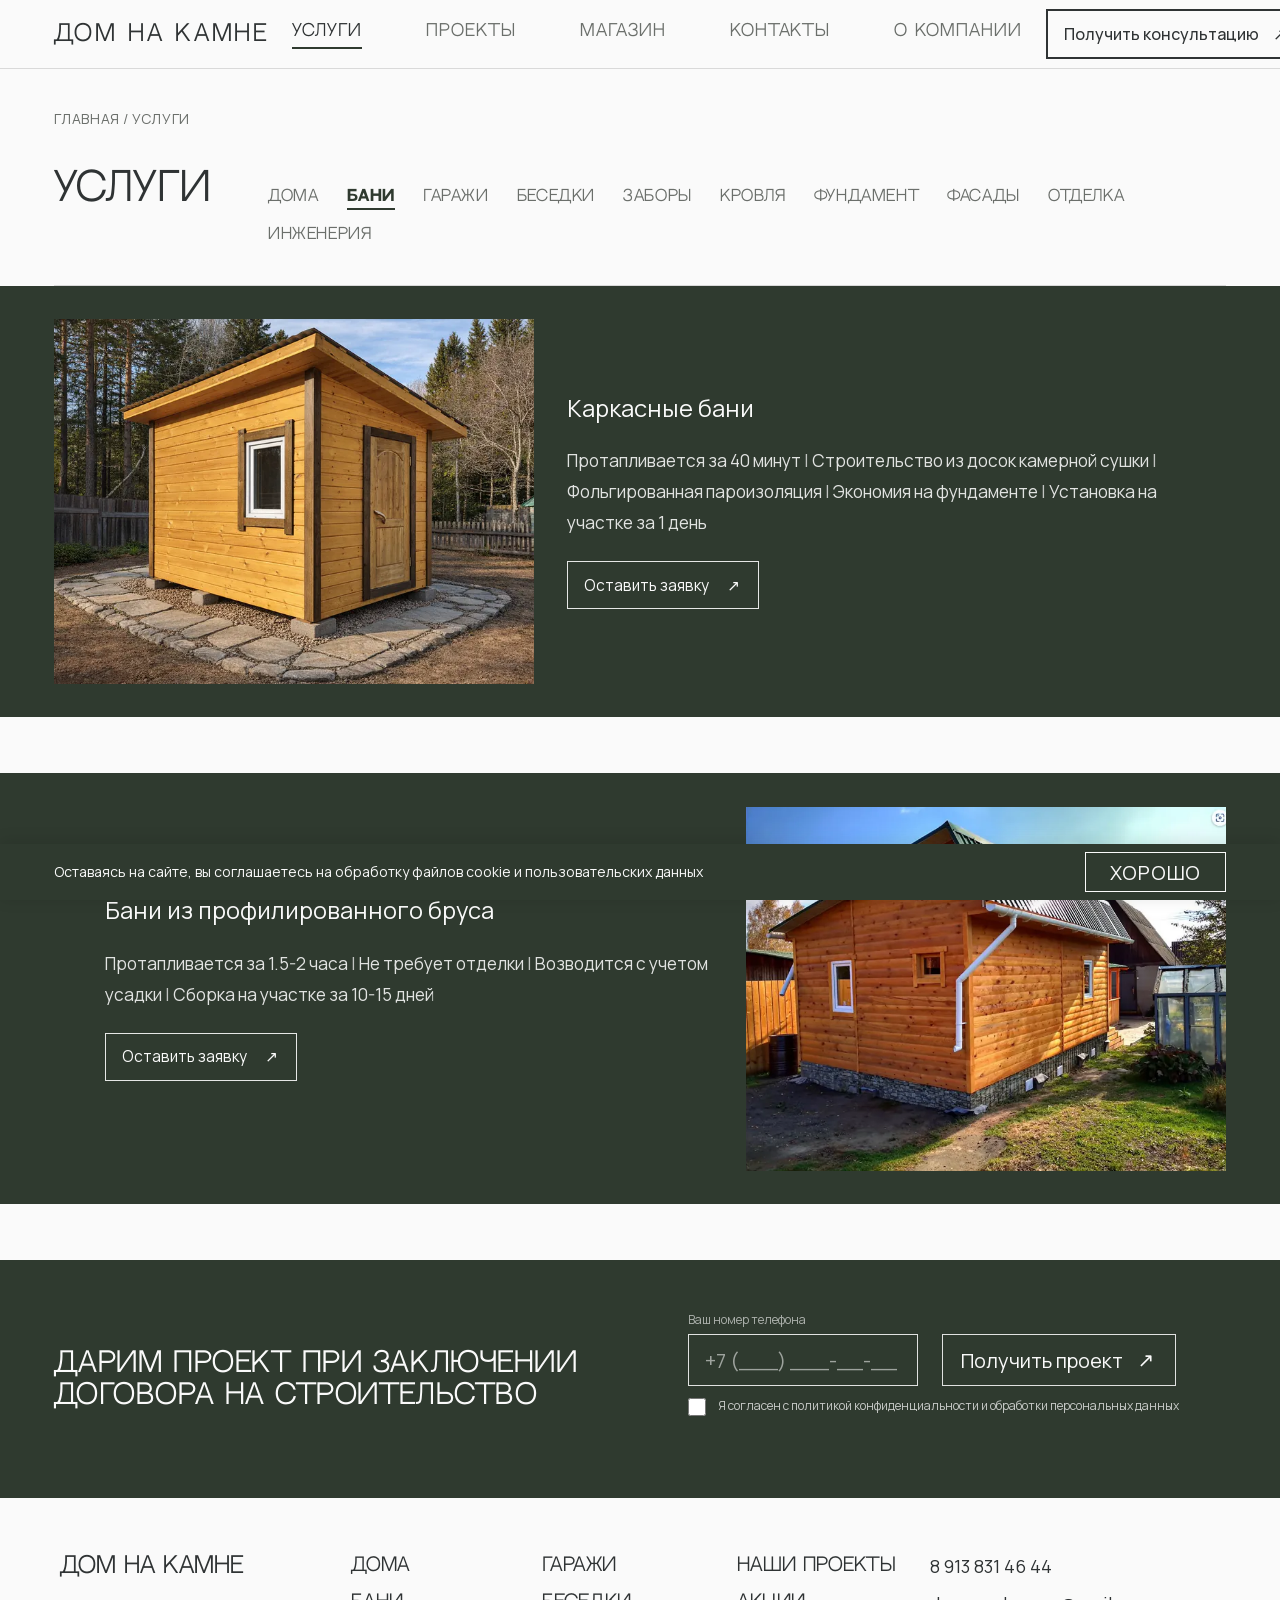
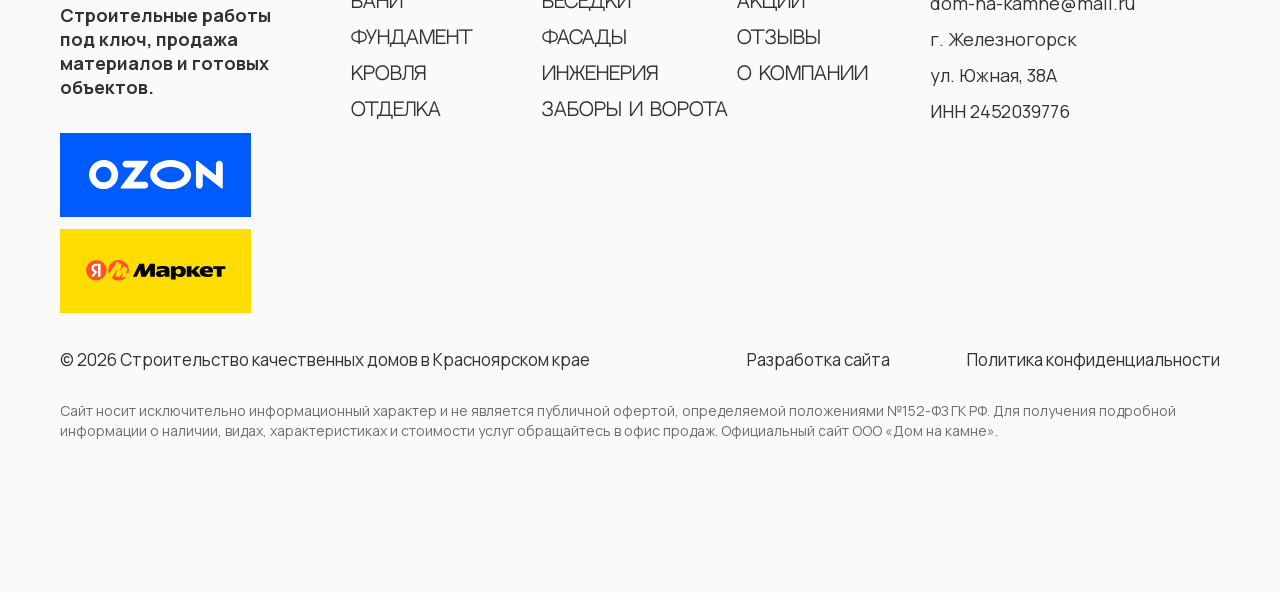
<file: services/bani.html>
<!DOCTYPE html>
<html lang="ru">
<head>
  <meta charset="UTF-8" />
  <meta name="viewport" content="width=device-width, initial-scale=1.0" />
  <title>Строительство бань под ключ в Железногорске и Красноярском крае | Дом на камне</title>
  <meta name="description" content="Каркасные бани и бани из профилированного бруса под ключ в Железногорске и Красноярском крае. Телефон: +7 913 831 46 44." />
  <link rel="canonical" href="https://dom-na-kamne.ru/services/bani.html" />
  <meta property="og:type" content="website" />
  <meta property="og:site_name" content="Дом на камне" />
  <meta property="og:locale" content="ru_RU" />
  <meta property="og:url" content="https://dom-na-kamne.ru/services/bani.html" />
  <meta property="og:title" content="Строительство бань под ключ в Железногорске и Красноярском крае | Дом на камне" />
  <meta property="og:description" content="Каркасные бани и бани из профилированного бруса под ключ в Железногорске и Красноярском крае. Телефон: +7 913 831 46 44." />
  <meta property="og:image" content="https://dom-na-kamne.ru/assets/img/og-image.jpg" />
  <meta property="og:image:width" content="1200" />
  <meta property="og:image:height" content="630" />
  <meta name="twitter:card" content="summary_large_image" />
  <link rel="icon" href="../favicon.svg" type="image/svg+xml" />
  <link rel="preload" as="font" type="font/woff2" href="../assets/fonts/NeutralFace.woff2" crossorigin />
  <link rel="preload" as="font" type="font/woff2" href="../assets/fonts/NeutralFace-Bold.woff2" crossorigin />
  <link rel="preload" as="font" type="font/woff2" href="../assets/fonts/manrope-cyrillic.woff2" crossorigin />
  <link rel="preload" as="font" type="font/woff2" href="../assets/fonts/manrope-latin.woff2" crossorigin />
  <link rel="stylesheet" href="../design-system/fonts.css" />
  <link rel="stylesheet" href="../design-system/tokens.css?v=20261102" />
  <link rel="stylesheet" href="../styles.css?v=20261103f" />
  <link rel="stylesheet" href="service-page.css?v=20261104a" />
  <link rel="stylesheet" href="../cookies.css" />
  <!-- Yandex.Metrika counter 98889063 -->
  <script type="text/javascript">
    (function(m,e,t,r,i,k,a){m[i]=m[i]||function(){(m[i].a=m[i].a||[]).push(arguments)};
    m[i].l=1*new Date();
    for (var j = 0; j < document.scripts.length; j++) {if (document.scripts[j].src === r) { return; }}
    k=e.createElement(t),a=e.getElementsByTagName(t)[0],k.async=1,k.src=r,a.parentNode.insertBefore(k,a)})
    (window, document,'script','https://mc.yandex.ru/metrika/tag.js','ym');
    ym(98889063, 'init', {clickmap:true, trackLinks:true, accurateTrackBounce:true, webvisor:true});
  </script>
  <!-- /Yandex.Metrika counter -->

</head>
<body class="service-page" data-service="bani">
  <noscript><div><img src="https://mc.yandex.ru/watch/98889063" style="position:absolute; left:-9999px;" alt="" /></div></noscript>
  <header class="service-header">
    <div class="service-header__inner container">
      <a class="service-header__logo" href="../index.html">Дом на камне</a>
      <nav class="service-header__nav" aria-label="Главное меню">
        <a href="../index.html#services" aria-current="page">Услуги</a>
        <a href="../index.html#projects">Проекты</a>
        <a href="../index.html#shop">Магазин</a>
        <a href="../index.html#contacts">Контакты</a>
        <a href="../index.html#about">О компании</a>
      </nav>
      <a class="service-header__cta" href="#service-lead">Получить консультацию <span class="svc__arrow" aria-hidden="true"></span></a>
    </div>
  </header>

  <main>
    <section class="service-intro">
      <div class="service-intro__inner container">
        <a class="service-breadcrumb" href="../index.html#services">Главная / Услуги</a>
        <h1 class="service-intro__heading" id="serviceHeading"><!--prerendered-->Бани под ключ</h1>
        <div class="service-intro__row">
          <p class="service-intro__title">Услуги</p>
          <nav class="service-tabs service-tabs--collapsed" id="serviceTabs" aria-label="Категории услуг"><!--prerendered--><a class="service-tabs__link" href="doma.html">Дома</a><a class="service-tabs__link" href="bani.html" aria-current="page">Бани</a><a class="service-tabs__link" href="garazhi.html">Гаражи</a><a class="service-tabs__link" href="besedki.html">Беседки</a><a class="service-tabs__link" href="zabory.html">Заборы</a><a class="service-tabs__link" href="krovlya.html">Кровля</a><a class="service-tabs__link" href="fundament.html">Фундамент</a><a class="service-tabs__link" href="fasady.html">Фасады</a><a class="service-tabs__link" href="otdelka.html">Отделка</a><a class="service-tabs__link" href="inzheneriya.html">Инженерия</a><button class="service-tabs__toggle" type="button" aria-expanded="false">Посмотреть все услуги</button></nav>
        </div>
      </div>
    </section>

    <section class="service-offers" id="serviceOffers" aria-label="Виды услуги"><!--prerendered--><article class="service-card service-reveal is-visible" style="transition-delay: 0s;"><div class="service-card__inner container"><figure class="service-card__media"><img alt="Каркасная баня" loading="eager" fetchpriority="high" decoding="async" sizes="(min-width: 1181px) 480px, calc(100vw - max(40px, 8.4vw))" srcset="../assets/img/banya-frame-800.webp 800w, ../assets/img/banya-frame.webp 1600w" src="../assets/img/banya-frame.webp"></figure><div class="service-card__copy"><h2 class="service-card__title">Каркасные бани</h2><ul class="service-card__list"><li>Протапливается за 40 минут</li><li>Строительство из досок камерной сушки</li><li>Фольгированная пароизоляция</li><li>Экономия на фундаменте</li><li>Установка на участке за 1 день</li></ul><a class="service-card__cta" href="#service-lead" data-open-modal="app" aria-haspopup="dialog" aria-controls="appModal">Оставить заявку<span class="svc__arrow"></span></a></div></div></article><article class="service-card service-reveal is-visible" style="transition-delay: 0.04s;"><div class="service-card__inner container"><figure class="service-card__media"><img alt="Баня из профилированного бруса" loading="lazy" decoding="async" sizes="(min-width: 1181px) 480px, calc(100vw - max(40px, 8.4vw))" srcset="../assets/img/banya-brus-800.webp 800w, ../assets/img/banya-brus.webp 1600w" src="../assets/img/banya-brus.webp"></figure><div class="service-card__copy"><h2 class="service-card__title">Бани из профилированного бруса</h2><ul class="service-card__list"><li>Протапливается за 1.5-2 часа</li><li>Не требует отделки</li><li>Возводится с учетом усадки</li><li>Сборка на участке за 10-15 дней</li></ul><a class="service-card__cta" href="#service-lead" data-open-modal="app" aria-haspopup="dialog" aria-controls="appModal">Оставить заявку<span class="svc__arrow"></span></a></div></div></article></section>
    <section class="service-promo" id="servicePromo" hidden></section>
    <section class="service-trust" id="serviceTrust" hidden></section>
    <section class="service-lead" id="service-lead"><!--prerendered--><div class="service-lead__inner container"><h2 class="service-lead__title">Дарим проект при заключении договора на строительство</h2><form class="service-form service-form--lead" action="#" data-service-form=""><label class="service-form__label" for="lead-phone-bani">Ваш номер телефона</label><div class="service-form__row"><input class="service-form__input" id="lead-phone-bani" type="tel" placeholder="+7 (___) ___-__-__" autocomplete="tel" inputmode="tel" enterkeyhint="done" aria-label="Телефон"><button class="service-form__button" type="submit">Получить проект<span class="svc__arrow"></span></button></div><label class="service-form__consent"><input type="checkbox"><span>Я согласен с <a href="../privacy.html" target="_blank" rel="noopener">политикой конфиденциальности</a> и обработки персональных данных</span></label><p class="service-form__status" aria-live="polite"></p><input class="service-form__trap" type="text" name="lead_ref" tabindex="-1" autocomplete="off" aria-hidden="true"></form></div></section>
  </main>

  <footer class="service-footer" id="serviceFooter"><!--prerendered--><div class="service-footer__body container"><div class="service-footer__company"><a class="service-footer__logo" href="../index.html">Дом на камне</a><p class="service-footer__tagline">Строительные работы под ключ, продажа материалов и готовых объектов.</p><a class="service-footer__ozon" href="https://www.ozon.ru/seller/dom-na-kamne-4017365/" target="_blank" rel="noopener" aria-label="Магазин на OZON"><svg class="service-footer__ozon-logo" viewBox="0 0 485 106" aria-hidden="true" focusable="false"><path fill="currentColor" fill-rule="nonzero" d="M56.485 80.751c12.543-1.595 22.67-11.723 24.266-24.266 2.338-18.4-13.207-33.946-31.608-31.607C36.6 26.472 26.472 36.6 24.878 49.143c-2.34 18.401 13.207 33.947 31.607 31.608zM58.203.267c24.717 2.448 44.71 22.441 47.158 47.16 3.308 33.401-24.533 61.242-57.936 57.934-24.717-2.448-44.71-22.44-47.157-47.158C-3.042 24.801 24.8-3.04 58.203.267zm75.497 2.09h77.314c2.935 0 4.603 3.36 2.83 5.698L160.358 78.62h41.907c7.638 0 13.653 6.95 12.067 14.87-1.163 5.807-6.608 9.774-12.531 9.774h-83.963c-2.908 0-4.561-3.328-2.805-5.645l53.527-70.618h-34.396c-5.923 0-11.368-3.966-12.531-9.774-1.586-7.92 4.429-14.87 12.067-14.87zm335.513.281c7.975-1.679 15 4.36 15 12.04V99.71c0 2.967-3.426 4.622-5.751 2.778l-66.694-52.91v41.386c0 7.68-7.025 13.718-15 12.04-5.72-1.203-9.644-6.526-9.644-12.368V5.911c0-2.967 3.426-4.623 5.75-2.779l66.696 52.912-.001-41.038c0-5.843 3.927-11.165 9.644-12.368zM295.56 0c40.83 0 73.932 23.64 73.932 52.8 0 29.16-33.101 52.8-73.932 52.8-40.832 0-73.933-23.64-73.933-52.8 0-29.16 33.1-52.8 73.933-52.8zm0 24.644c-28.21 0-49.288 14.865-49.288 28.156 0 13.291 21.078 28.156 49.288 28.156 28.209 0 49.287-14.865 49.287-28.156 0-13.29-21.078-28.156-49.287-28.156z"></path></svg></a><a class="service-footer__market" href="https://market.yandex.ru/cc/ALhct3" target="_blank" rel="noopener" aria-label="Магазин на Яндекс Маркете"><svg class="service-footer__market-logo" viewBox="0 0 204 30" aria-hidden="true" focusable="false"><circle cx="15" cy="15" r="15" fill="#FF5226"></circle><path d="M17.43 24.45V8.39h-1.884c-1.358 0-2.388.288-3.088.865-.7.556-1.05 1.297-1.05 2.224 0 .7.123 1.297.37 1.791s.608.947 1.081 1.359c.474.412 1.071.865 1.792 1.359l1.791 1.204-5.25 7.259H7.238l5.004-6.795 2.347 2.1-1.853-1.174a23.446 23.446 0 01-2.656-2.007c-.742-.66-1.308-1.38-1.699-2.162-.391-.783-.587-1.699-.587-2.749 0-1.812.649-3.274 1.946-4.386 1.318-1.132 3.243-1.698 5.775-1.698h5.59v18.87H17.43z" fill="#fff"></path><path d="M47.555 30c-8.275 0-15-6.699-15-14.973C32.555 6.752 39.28 0 47.555 0c8.274 0 15 6.752 15 15.027 0 8.274-6.726 14.973-15 14.973z" fill="#FF5226"></path><path d="M45.232 2.03L28.498 28.14h7.671l9.667-15.05-.236-.107-2.68 10.77 5.674 1 5.832-7.33-.316-.157-1.97 8.326 12.363-2.356-2.522-4.154-4.456 1.02.526.605 2.075-8.695-4.834-3.232-6.33 7.96.315.158 2.6-10.43-6.645-4.438z" fill="#FFDD00"></path><path d="M68.305 24.45l9.327-18.87h7.103l1.452 11.489 7.196-11.49h7.042V24.45h-6.887V14.32l-6.394 10.13h-6.887L78.93 14.227 73.864 24.45h-5.56zm53.276-3.737c0 .639.011 1.267.031 1.884.021.618.062 1.225.124 1.822h-6.394a5.371 5.371 0 01-.37-.926 6.529 6.529 0 01-.247-1.297c-.659.782-1.493 1.43-2.502 1.945-.988.495-2.399.742-4.231.742-1.853 0-3.336-.433-4.448-1.297-1.091-.865-1.636-2.018-1.636-3.46 0-1.338.38-2.367 1.142-3.088.783-.741 1.997-1.256 3.645-1.544 1.647-.31 3.757-.464 6.331-.464h1.606v-.34c0-.658-.278-1.163-.834-1.513-.556-.35-1.596-.525-3.119-.525-1.503 0-2.903.196-4.201.587-1.276.37-2.316.741-3.119 1.112v-4.139c.906-.33 2.121-.659 3.645-.988 1.544-.35 3.304-.525 5.281-.525 1.997 0 3.685.185 5.065.556 1.38.35 2.43.957 3.15 1.822.721.844 1.081 2.018 1.081 3.521v6.115zm2.1-11.55h6.394l.37 2.624c.783-1.029 1.719-1.78 2.811-2.254 1.091-.474 2.347-.71 3.768-.71 1.606 0 3.047.288 4.324.864a6.824 6.824 0 013.026 2.626c.742 1.173 1.112 2.656 1.112 4.447s-.37 3.284-1.112 4.478c-.72 1.174-1.729 2.06-3.026 2.656-1.298.598-2.78.896-4.448.896a9.387 9.387 0 01-3.49-.649c-1.071-.452-1.997-1.163-2.779-2.13v6.424h-6.95V9.162zm41.942 7.597c0-1.524.412-2.883 1.236-4.077.844-1.194 2.038-2.13 3.582-2.81 1.565-.7 3.408-1.05 5.529-1.05 2.203 0 4.046.38 5.528 1.142 1.503.762 2.553 1.843 3.15 3.243.618 1.4.7 3.058.247 4.973h-12.199c.247.885.793 1.554 1.637 2.007.865.433 2.141.649 3.829.649 1.174 0 2.265-.103 3.274-.31a29.001 29.001 0 002.811-.771v3.675c-.886.412-1.874.741-2.965.988-1.071.247-2.481.371-4.231.371-3.851 0-6.723-.71-8.617-2.131-1.874-1.441-2.811-3.408-2.811-5.9zm19.859-7.598h17.636v3.954h-5.498v11.303h-6.949V13.116h-5.189V9.162zm-38.668 0h6.949v6.918l6.579-6.918h5.992l-6.116 6.362 7.382 8.895h-8.401l-5.436-6.733v6.733h-6.949V9.162zm29.187 3.12c-.948 0-1.699.278-2.255.834-.556.535-.916 1.225-1.081 2.069h6.115c-.02-.844-.247-1.534-.679-2.07-.433-.555-1.133-.833-2.1-.833zm-37.618 4.478c0-1.236-.34-2.214-1.02-2.934-.658-.741-1.606-1.112-2.841-1.112-1.132 0-2.08.35-2.841 1.05-.762.68-1.143 1.678-1.143 2.996s.37 2.337 1.112 3.058c.762.7 1.719 1.05 2.872 1.05 1.277 0 2.234-.371 2.872-1.112.659-.741.989-1.74.989-2.996zm-23.751 1.08h-1.575c-1.503 0-2.584.125-3.243.372-.638.247-.957.72-.957 1.42 0 .597.206 1.04.617 1.328.433.268.947.402 1.545.402.906 0 1.647-.165 2.223-.494.597-.35 1.061-.752 1.39-1.205v-1.822z" fill="#000"></path></svg></a></div><nav class="service-footer__nav" aria-label="Услуги - часть 1"><a href="doma.html">Дома</a><a href="bani.html">Бани</a><a href="fundament.html">Фундамент</a><a href="krovlya.html">Кровля</a><a href="otdelka.html">Отделка</a></nav><nav class="service-footer__nav" aria-label="Услуги - часть 2"><a href="garazhi.html">Гаражи</a><a href="besedki.html">Беседки</a><a href="fasady.html">Фасады</a><a href="inzheneriya.html">Инженерия</a><a href="zabory.html">Заборы и ворота</a></nav><nav class="service-footer__nav" aria-label="Разделы сайта"><a href="../index.html#projects">Наши проекты</a><a href="../index.html#banya">Акции</a><a href="../index.html#reviews">Отзывы</a><a href="../index.html#about">О компании</a></nav><address class="service-footer__contacts"><a href="tel:+79138314644">8 913 831 46 44</a><a href="mailto:dom-na-kamne@mail.ru">dom-na-kamne@mail.ru</a><span>г. Железногорск</span><span>ул. Южная, 38А</span><span class="service-footer__inn">ИНН 2452039776</span></address></div><div class="service-footer__bottom container"><span class="service-footer__copyright">© 2026 Строительство качественных домов в Красноярском крае</span><a class="service-footer__legal-link" href="https://moontahaj.com" target="_blank" rel="noopener">Разработка сайта</a><a href="../privacy.html" class="service-footer__legal-link">Политика конфиденциальности</a></div><p class="service-footer__disclaimer container">Сайт носит исключительно информационный характер и не является публичной офертой, определяемой положениями №152-ФЗ ГК РФ. Для получения подробной информации о наличии, видах, характеристиках и стоимости услуг обращайтесь в офис продаж. Официальный сайт ООО «Дом на камне».</p></footer>
  <button class="service-scrolltop" type="button" aria-label="Наверх">↑</button>

  <script src="service-data.js?v=20261103"></script>
  <script src="service-page.js?v=20261105"></script>
  <div class="cookies-banner" id="cookiesBanner" role="dialog" aria-label="Уведомление о cookie" hidden>
    <div class="cookies-banner__inner container">
      <p class="cookies-banner__text">Оставаясь на сайте, вы соглашаетесь на обработку файлов cookie и пользовательских данных</p>
      <button type="button" class="cookies-banner__button">Хорошо</button>
    </div>
  </div>
  <script src="../cookies.js" defer></script>


</body>
</html>
</file>
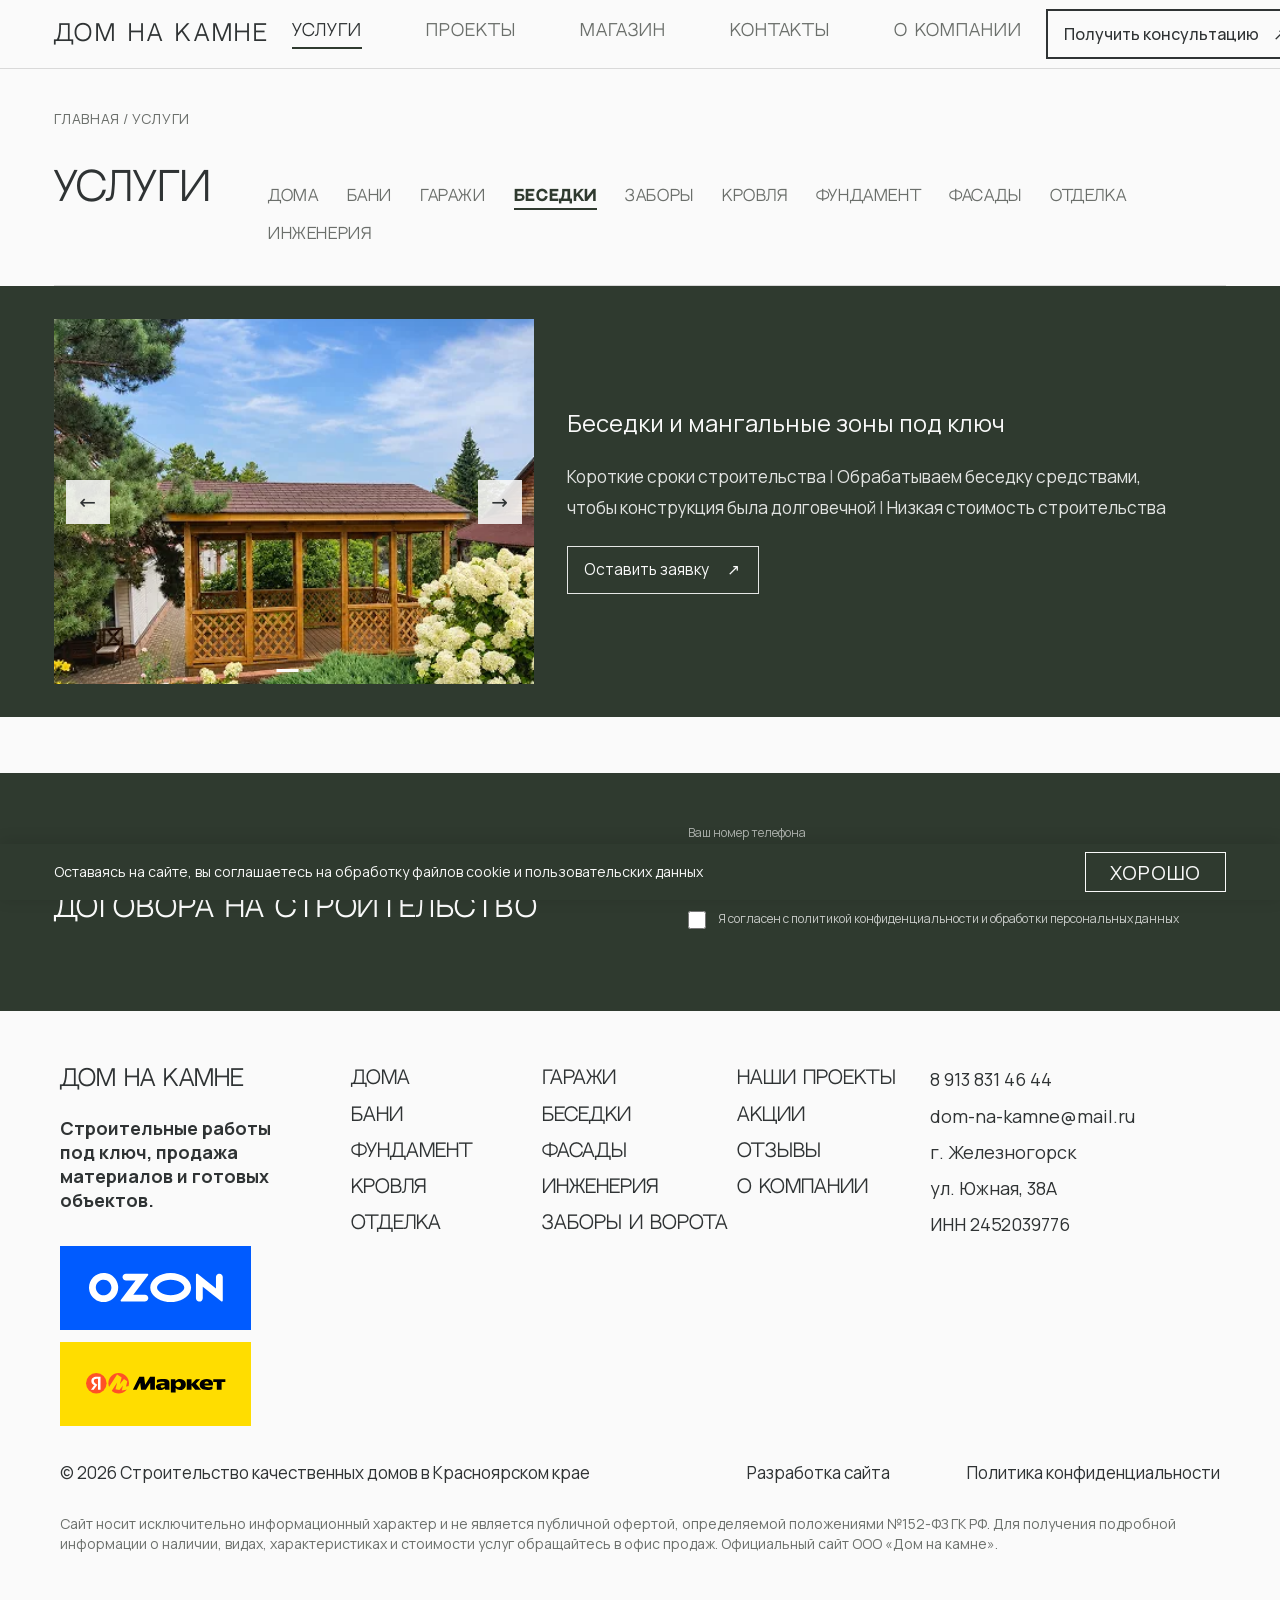
<file: services/besedki.html>
<!DOCTYPE html>
<html lang="ru">
<head>
  <meta charset="UTF-8" />
  <meta name="viewport" content="width=device-width, initial-scale=1.0" />
  <title>Беседки и мангальные зоны под ключ в Железногорске | Дом на камне</title>
  <meta name="description" content="Строительство беседок и мангальных зон под ключ в Железногорске и Красноярском крае. Телефон: +7 913 831 46 44." />
  <link rel="canonical" href="https://dom-na-kamne.ru/services/besedki.html" />
  <meta property="og:type" content="website" />
  <meta property="og:site_name" content="Дом на камне" />
  <meta property="og:locale" content="ru_RU" />
  <meta property="og:url" content="https://dom-na-kamne.ru/services/besedki.html" />
  <meta property="og:title" content="Беседки и мангальные зоны под ключ в Железногорске | Дом на камне" />
  <meta property="og:description" content="Строительство беседок и мангальных зон под ключ в Железногорске и Красноярском крае. Телефон: +7 913 831 46 44." />
  <meta property="og:image" content="https://dom-na-kamne.ru/assets/img/og-image.jpg" />
  <meta property="og:image:width" content="1200" />
  <meta property="og:image:height" content="630" />
  <meta name="twitter:card" content="summary_large_image" />
  <link rel="icon" href="../favicon.svg" type="image/svg+xml" />
  <link rel="preload" as="font" type="font/woff2" href="../assets/fonts/NeutralFace.woff2" crossorigin />
  <link rel="preload" as="font" type="font/woff2" href="../assets/fonts/NeutralFace-Bold.woff2" crossorigin />
  <link rel="preload" as="font" type="font/woff2" href="../assets/fonts/manrope-cyrillic.woff2" crossorigin />
  <link rel="preload" as="font" type="font/woff2" href="../assets/fonts/manrope-latin.woff2" crossorigin />
  <link rel="stylesheet" href="../design-system/fonts.css" />
  <link rel="stylesheet" href="../design-system/tokens.css?v=20261102" />
  <link rel="stylesheet" href="../styles.css?v=20261103f" />
  <link rel="stylesheet" href="service-page.css?v=20261104a" />
  <link rel="stylesheet" href="../cookies.css" />
  <!-- Yandex.Metrika counter 98889063 -->
  <script type="text/javascript">
    (function(m,e,t,r,i,k,a){m[i]=m[i]||function(){(m[i].a=m[i].a||[]).push(arguments)};
    m[i].l=1*new Date();
    for (var j = 0; j < document.scripts.length; j++) {if (document.scripts[j].src === r) { return; }}
    k=e.createElement(t),a=e.getElementsByTagName(t)[0],k.async=1,k.src=r,a.parentNode.insertBefore(k,a)})
    (window, document,'script','https://mc.yandex.ru/metrika/tag.js','ym');
    ym(98889063, 'init', {clickmap:true, trackLinks:true, accurateTrackBounce:true, webvisor:true});
  </script>
  <!-- /Yandex.Metrika counter -->

</head>
<body class="service-page" data-service="besedki">
  <noscript><div><img src="https://mc.yandex.ru/watch/98889063" style="position:absolute; left:-9999px;" alt="" /></div></noscript>
  <header class="service-header">
    <div class="service-header__inner container">
      <a class="service-header__logo" href="../index.html">Дом на камне</a>
      <nav class="service-header__nav" aria-label="Главное меню">
        <a href="../index.html#services" aria-current="page">Услуги</a>
        <a href="../index.html#projects">Проекты</a>
        <a href="../index.html#shop">Магазин</a>
        <a href="../index.html#contacts">Контакты</a>
        <a href="../index.html#about">О компании</a>
      </nav>
      <a class="service-header__cta" href="#service-lead">Получить консультацию <span class="svc__arrow" aria-hidden="true"></span></a>
    </div>
  </header>

  <main>
    <section class="service-intro">
      <div class="service-intro__inner container">
        <a class="service-breadcrumb" href="../index.html#services">Главная / Услуги</a>
        <h1 class="service-intro__heading" id="serviceHeading"><!--prerendered-->Беседки и мангальные зоны</h1>
        <div class="service-intro__row">
          <p class="service-intro__title">Услуги</p>
          <nav class="service-tabs service-tabs--collapsed" id="serviceTabs" aria-label="Категории услуг"><!--prerendered--><a class="service-tabs__link" href="doma.html">Дома</a><a class="service-tabs__link" href="bani.html">Бани</a><a class="service-tabs__link" href="garazhi.html">Гаражи</a><a class="service-tabs__link" href="besedki.html" aria-current="page">Беседки</a><a class="service-tabs__link" href="zabory.html">Заборы</a><a class="service-tabs__link" href="krovlya.html">Кровля</a><a class="service-tabs__link" href="fundament.html">Фундамент</a><a class="service-tabs__link" href="fasady.html">Фасады</a><a class="service-tabs__link" href="otdelka.html">Отделка</a><a class="service-tabs__link" href="inzheneriya.html">Инженерия</a><button class="service-tabs__toggle" type="button" aria-expanded="false">Посмотреть все услуги</button></nav>
        </div>
      </div>
    </section>

    <section class="service-offers" id="serviceOffers" aria-label="Виды услуги"><!--prerendered--><article class="service-card service-reveal is-visible" style="transition-delay: 0s;"><div class="service-card__inner container"><figure class="service-card__media" data-carousel="true" data-index="0" data-images="../assets/img/service-cards/besedki-summerhouse.webp|../assets/img/mangal-zone.webp"><img alt="Беседка и мангальная зона" loading="eager" fetchpriority="high" decoding="async" sizes="(min-width: 1181px) 480px, calc(100vw - max(40px, 8.4vw))" src="../assets/img/service-cards/besedki-summerhouse.webp"><button class="service-card__control service-card__control--prev" type="button" aria-label="Предыдущее изображение">←</button><button class="service-card__control service-card__control--next" type="button" aria-label="Следующее изображение">→</button><div class="service-card__dots"><button class="service-card__dot" type="button" aria-label="Изображение 1" aria-current="true"></button><button class="service-card__dot" type="button" aria-label="Изображение 2"></button></div></figure><div class="service-card__copy"><h2 class="service-card__title">Беседки и мангальные зоны под ключ</h2><ul class="service-card__list"><li>Короткие сроки строительства</li><li>Обрабатываем беседку средствами, чтобы конструкция была долговечной</li><li>Низкая стоимость строительства</li></ul><a class="service-card__cta" href="#service-lead" data-open-modal="app" aria-haspopup="dialog" aria-controls="appModal">Оставить заявку<span class="svc__arrow"></span></a></div></div></article></section>
    <section class="service-promo" id="servicePromo" hidden></section>
    <section class="service-trust" id="serviceTrust" hidden></section>
    <section class="service-lead" id="service-lead"><!--prerendered--><div class="service-lead__inner container"><h2 class="service-lead__title">Дарим проект при заключении договора на строительство</h2><form class="service-form service-form--lead" action="#" data-service-form=""><label class="service-form__label" for="lead-phone-besedki">Ваш номер телефона</label><div class="service-form__row"><input class="service-form__input" id="lead-phone-besedki" type="tel" placeholder="+7 (___) ___-__-__" autocomplete="tel" inputmode="tel" enterkeyhint="done" aria-label="Телефон"><button class="service-form__button" type="submit">Получить проект<span class="svc__arrow"></span></button></div><label class="service-form__consent"><input type="checkbox"><span>Я согласен с <a href="../privacy.html" target="_blank" rel="noopener">политикой конфиденциальности</a> и обработки персональных данных</span></label><p class="service-form__status" aria-live="polite"></p><input class="service-form__trap" type="text" name="lead_ref" tabindex="-1" autocomplete="off" aria-hidden="true"></form></div></section>
  </main>

  <footer class="service-footer" id="serviceFooter"><!--prerendered--><div class="service-footer__body container"><div class="service-footer__company"><a class="service-footer__logo" href="../index.html">Дом на камне</a><p class="service-footer__tagline">Строительные работы под ключ, продажа материалов и готовых объектов.</p><a class="service-footer__ozon" href="https://www.ozon.ru/seller/dom-na-kamne-4017365/" target="_blank" rel="noopener" aria-label="Магазин на OZON"><svg class="service-footer__ozon-logo" viewBox="0 0 485 106" aria-hidden="true" focusable="false"><path fill="currentColor" fill-rule="nonzero" d="M56.485 80.751c12.543-1.595 22.67-11.723 24.266-24.266 2.338-18.4-13.207-33.946-31.608-31.607C36.6 26.472 26.472 36.6 24.878 49.143c-2.34 18.401 13.207 33.947 31.607 31.608zM58.203.267c24.717 2.448 44.71 22.441 47.158 47.16 3.308 33.401-24.533 61.242-57.936 57.934-24.717-2.448-44.71-22.44-47.157-47.158C-3.042 24.801 24.8-3.04 58.203.267zm75.497 2.09h77.314c2.935 0 4.603 3.36 2.83 5.698L160.358 78.62h41.907c7.638 0 13.653 6.95 12.067 14.87-1.163 5.807-6.608 9.774-12.531 9.774h-83.963c-2.908 0-4.561-3.328-2.805-5.645l53.527-70.618h-34.396c-5.923 0-11.368-3.966-12.531-9.774-1.586-7.92 4.429-14.87 12.067-14.87zm335.513.281c7.975-1.679 15 4.36 15 12.04V99.71c0 2.967-3.426 4.622-5.751 2.778l-66.694-52.91v41.386c0 7.68-7.025 13.718-15 12.04-5.72-1.203-9.644-6.526-9.644-12.368V5.911c0-2.967 3.426-4.623 5.75-2.779l66.696 52.912-.001-41.038c0-5.843 3.927-11.165 9.644-12.368zM295.56 0c40.83 0 73.932 23.64 73.932 52.8 0 29.16-33.101 52.8-73.932 52.8-40.832 0-73.933-23.64-73.933-52.8 0-29.16 33.1-52.8 73.933-52.8zm0 24.644c-28.21 0-49.288 14.865-49.288 28.156 0 13.291 21.078 28.156 49.288 28.156 28.209 0 49.287-14.865 49.287-28.156 0-13.29-21.078-28.156-49.287-28.156z"></path></svg></a><a class="service-footer__market" href="https://market.yandex.ru/cc/ALhct3" target="_blank" rel="noopener" aria-label="Магазин на Яндекс Маркете"><svg class="service-footer__market-logo" viewBox="0 0 204 30" aria-hidden="true" focusable="false"><circle cx="15" cy="15" r="15" fill="#FF5226"></circle><path d="M17.43 24.45V8.39h-1.884c-1.358 0-2.388.288-3.088.865-.7.556-1.05 1.297-1.05 2.224 0 .7.123 1.297.37 1.791s.608.947 1.081 1.359c.474.412 1.071.865 1.792 1.359l1.791 1.204-5.25 7.259H7.238l5.004-6.795 2.347 2.1-1.853-1.174a23.446 23.446 0 01-2.656-2.007c-.742-.66-1.308-1.38-1.699-2.162-.391-.783-.587-1.699-.587-2.749 0-1.812.649-3.274 1.946-4.386 1.318-1.132 3.243-1.698 5.775-1.698h5.59v18.87H17.43z" fill="#fff"></path><path d="M47.555 30c-8.275 0-15-6.699-15-14.973C32.555 6.752 39.28 0 47.555 0c8.274 0 15 6.752 15 15.027 0 8.274-6.726 14.973-15 14.973z" fill="#FF5226"></path><path d="M45.232 2.03L28.498 28.14h7.671l9.667-15.05-.236-.107-2.68 10.77 5.674 1 5.832-7.33-.316-.157-1.97 8.326 12.363-2.356-2.522-4.154-4.456 1.02.526.605 2.075-8.695-4.834-3.232-6.33 7.96.315.158 2.6-10.43-6.645-4.438z" fill="#FFDD00"></path><path d="M68.305 24.45l9.327-18.87h7.103l1.452 11.489 7.196-11.49h7.042V24.45h-6.887V14.32l-6.394 10.13h-6.887L78.93 14.227 73.864 24.45h-5.56zm53.276-3.737c0 .639.011 1.267.031 1.884.021.618.062 1.225.124 1.822h-6.394a5.371 5.371 0 01-.37-.926 6.529 6.529 0 01-.247-1.297c-.659.782-1.493 1.43-2.502 1.945-.988.495-2.399.742-4.231.742-1.853 0-3.336-.433-4.448-1.297-1.091-.865-1.636-2.018-1.636-3.46 0-1.338.38-2.367 1.142-3.088.783-.741 1.997-1.256 3.645-1.544 1.647-.31 3.757-.464 6.331-.464h1.606v-.34c0-.658-.278-1.163-.834-1.513-.556-.35-1.596-.525-3.119-.525-1.503 0-2.903.196-4.201.587-1.276.37-2.316.741-3.119 1.112v-4.139c.906-.33 2.121-.659 3.645-.988 1.544-.35 3.304-.525 5.281-.525 1.997 0 3.685.185 5.065.556 1.38.35 2.43.957 3.15 1.822.721.844 1.081 2.018 1.081 3.521v6.115zm2.1-11.55h6.394l.37 2.624c.783-1.029 1.719-1.78 2.811-2.254 1.091-.474 2.347-.71 3.768-.71 1.606 0 3.047.288 4.324.864a6.824 6.824 0 013.026 2.626c.742 1.173 1.112 2.656 1.112 4.447s-.37 3.284-1.112 4.478c-.72 1.174-1.729 2.06-3.026 2.656-1.298.598-2.78.896-4.448.896a9.387 9.387 0 01-3.49-.649c-1.071-.452-1.997-1.163-2.779-2.13v6.424h-6.95V9.162zm41.942 7.597c0-1.524.412-2.883 1.236-4.077.844-1.194 2.038-2.13 3.582-2.81 1.565-.7 3.408-1.05 5.529-1.05 2.203 0 4.046.38 5.528 1.142 1.503.762 2.553 1.843 3.15 3.243.618 1.4.7 3.058.247 4.973h-12.199c.247.885.793 1.554 1.637 2.007.865.433 2.141.649 3.829.649 1.174 0 2.265-.103 3.274-.31a29.001 29.001 0 002.811-.771v3.675c-.886.412-1.874.741-2.965.988-1.071.247-2.481.371-4.231.371-3.851 0-6.723-.71-8.617-2.131-1.874-1.441-2.811-3.408-2.811-5.9zm19.859-7.598h17.636v3.954h-5.498v11.303h-6.949V13.116h-5.189V9.162zm-38.668 0h6.949v6.918l6.579-6.918h5.992l-6.116 6.362 7.382 8.895h-8.401l-5.436-6.733v6.733h-6.949V9.162zm29.187 3.12c-.948 0-1.699.278-2.255.834-.556.535-.916 1.225-1.081 2.069h6.115c-.02-.844-.247-1.534-.679-2.07-.433-.555-1.133-.833-2.1-.833zm-37.618 4.478c0-1.236-.34-2.214-1.02-2.934-.658-.741-1.606-1.112-2.841-1.112-1.132 0-2.08.35-2.841 1.05-.762.68-1.143 1.678-1.143 2.996s.37 2.337 1.112 3.058c.762.7 1.719 1.05 2.872 1.05 1.277 0 2.234-.371 2.872-1.112.659-.741.989-1.74.989-2.996zm-23.751 1.08h-1.575c-1.503 0-2.584.125-3.243.372-.638.247-.957.72-.957 1.42 0 .597.206 1.04.617 1.328.433.268.947.402 1.545.402.906 0 1.647-.165 2.223-.494.597-.35 1.061-.752 1.39-1.205v-1.822z" fill="#000"></path></svg></a></div><nav class="service-footer__nav" aria-label="Услуги - часть 1"><a href="doma.html">Дома</a><a href="bani.html">Бани</a><a href="fundament.html">Фундамент</a><a href="krovlya.html">Кровля</a><a href="otdelka.html">Отделка</a></nav><nav class="service-footer__nav" aria-label="Услуги - часть 2"><a href="garazhi.html">Гаражи</a><a href="besedki.html">Беседки</a><a href="fasady.html">Фасады</a><a href="inzheneriya.html">Инженерия</a><a href="zabory.html">Заборы и ворота</a></nav><nav class="service-footer__nav" aria-label="Разделы сайта"><a href="../index.html#projects">Наши проекты</a><a href="../index.html#banya">Акции</a><a href="../index.html#reviews">Отзывы</a><a href="../index.html#about">О компании</a></nav><address class="service-footer__contacts"><a href="tel:+79138314644">8 913 831 46 44</a><a href="mailto:dom-na-kamne@mail.ru">dom-na-kamne@mail.ru</a><span>г. Железногорск</span><span>ул. Южная, 38А</span><span class="service-footer__inn">ИНН 2452039776</span></address></div><div class="service-footer__bottom container"><span class="service-footer__copyright">© 2026 Строительство качественных домов в Красноярском крае</span><a class="service-footer__legal-link" href="https://moontahaj.com" target="_blank" rel="noopener">Разработка сайта</a><a href="../privacy.html" class="service-footer__legal-link">Политика конфиденциальности</a></div><p class="service-footer__disclaimer container">Сайт носит исключительно информационный характер и не является публичной офертой, определяемой положениями №152-ФЗ ГК РФ. Для получения подробной информации о наличии, видах, характеристиках и стоимости услуг обращайтесь в офис продаж. Официальный сайт ООО «Дом на камне».</p></footer>
  <button class="service-scrolltop" type="button" aria-label="Наверх">↑</button>

  <script src="service-data.js?v=20261103"></script>
  <script src="service-page.js?v=20261105"></script>
  <div class="cookies-banner" id="cookiesBanner" role="dialog" aria-label="Уведомление о cookie" hidden>
    <div class="cookies-banner__inner container">
      <p class="cookies-banner__text">Оставаясь на сайте, вы соглашаетесь на обработку файлов cookie и пользовательских данных</p>
      <button type="button" class="cookies-banner__button">Хорошо</button>
    </div>
  </div>
  <script src="../cookies.js" defer></script>


</body>
</html>
</file>
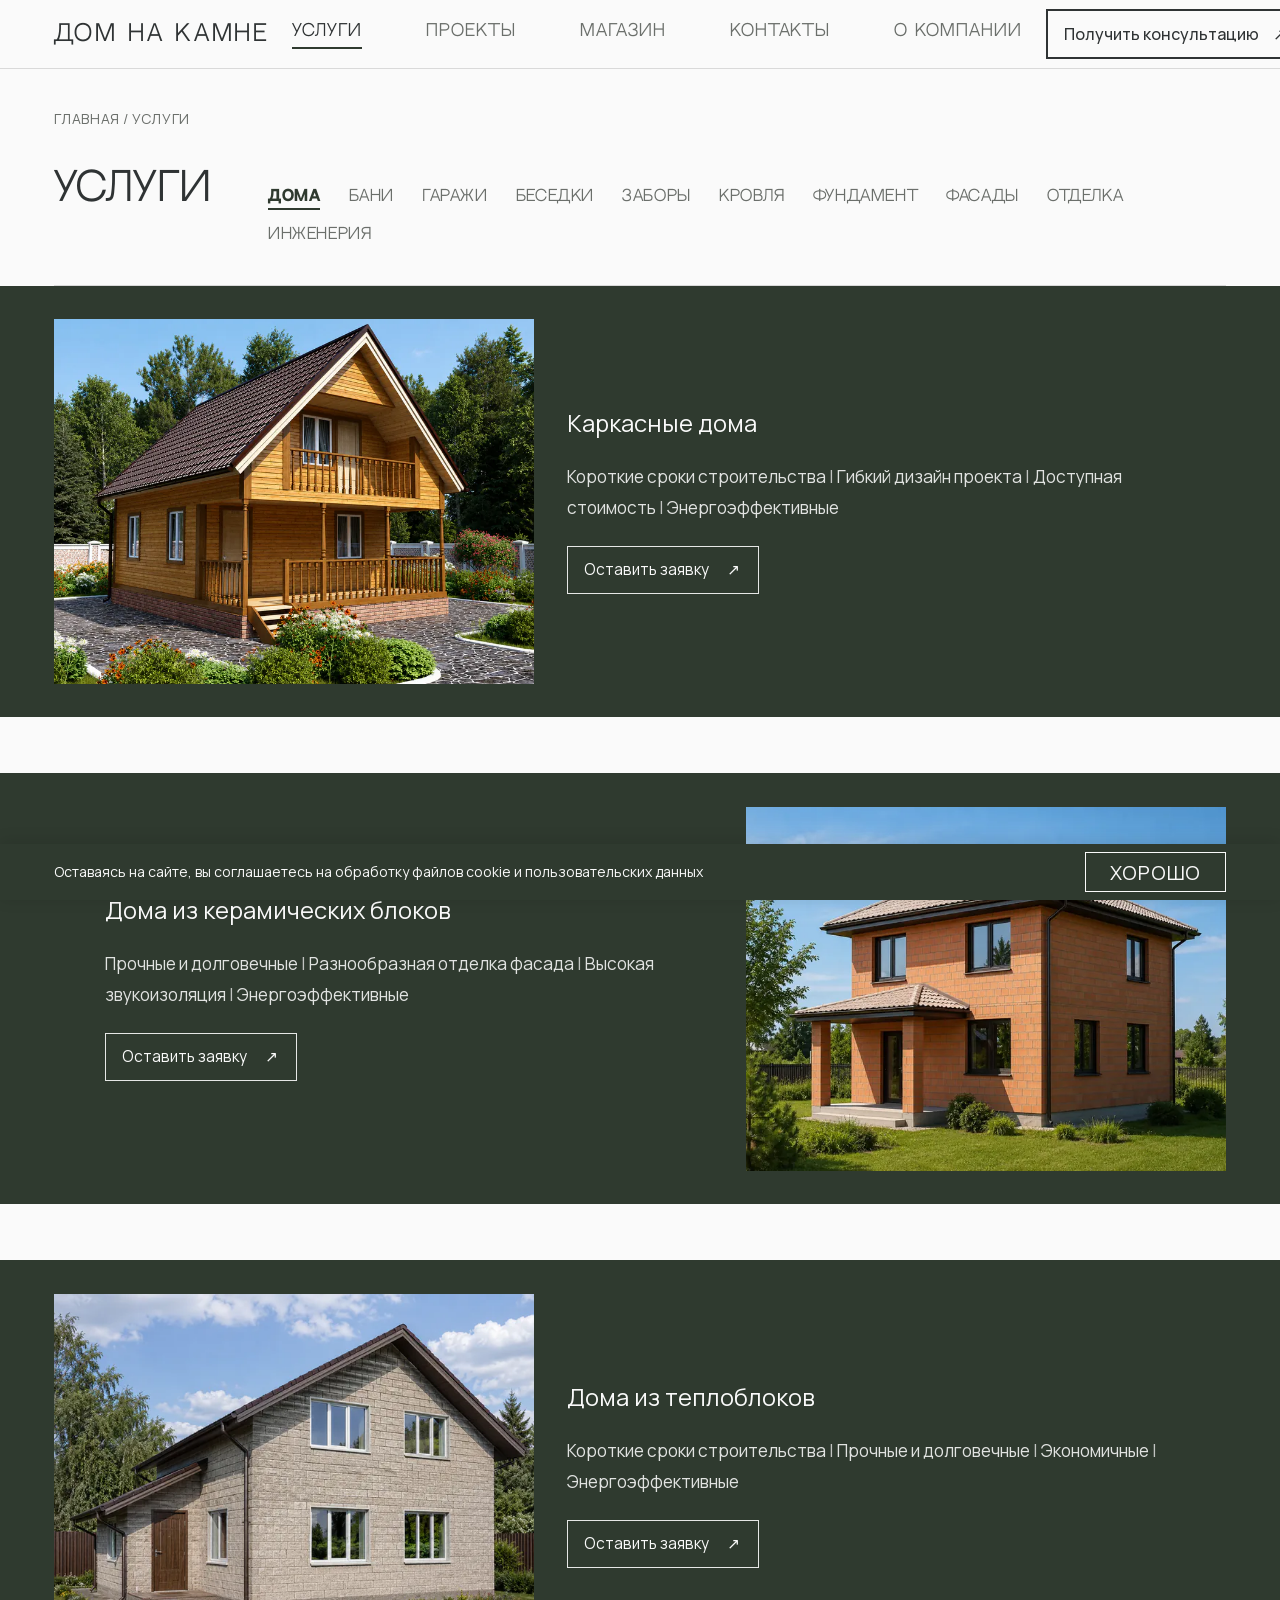
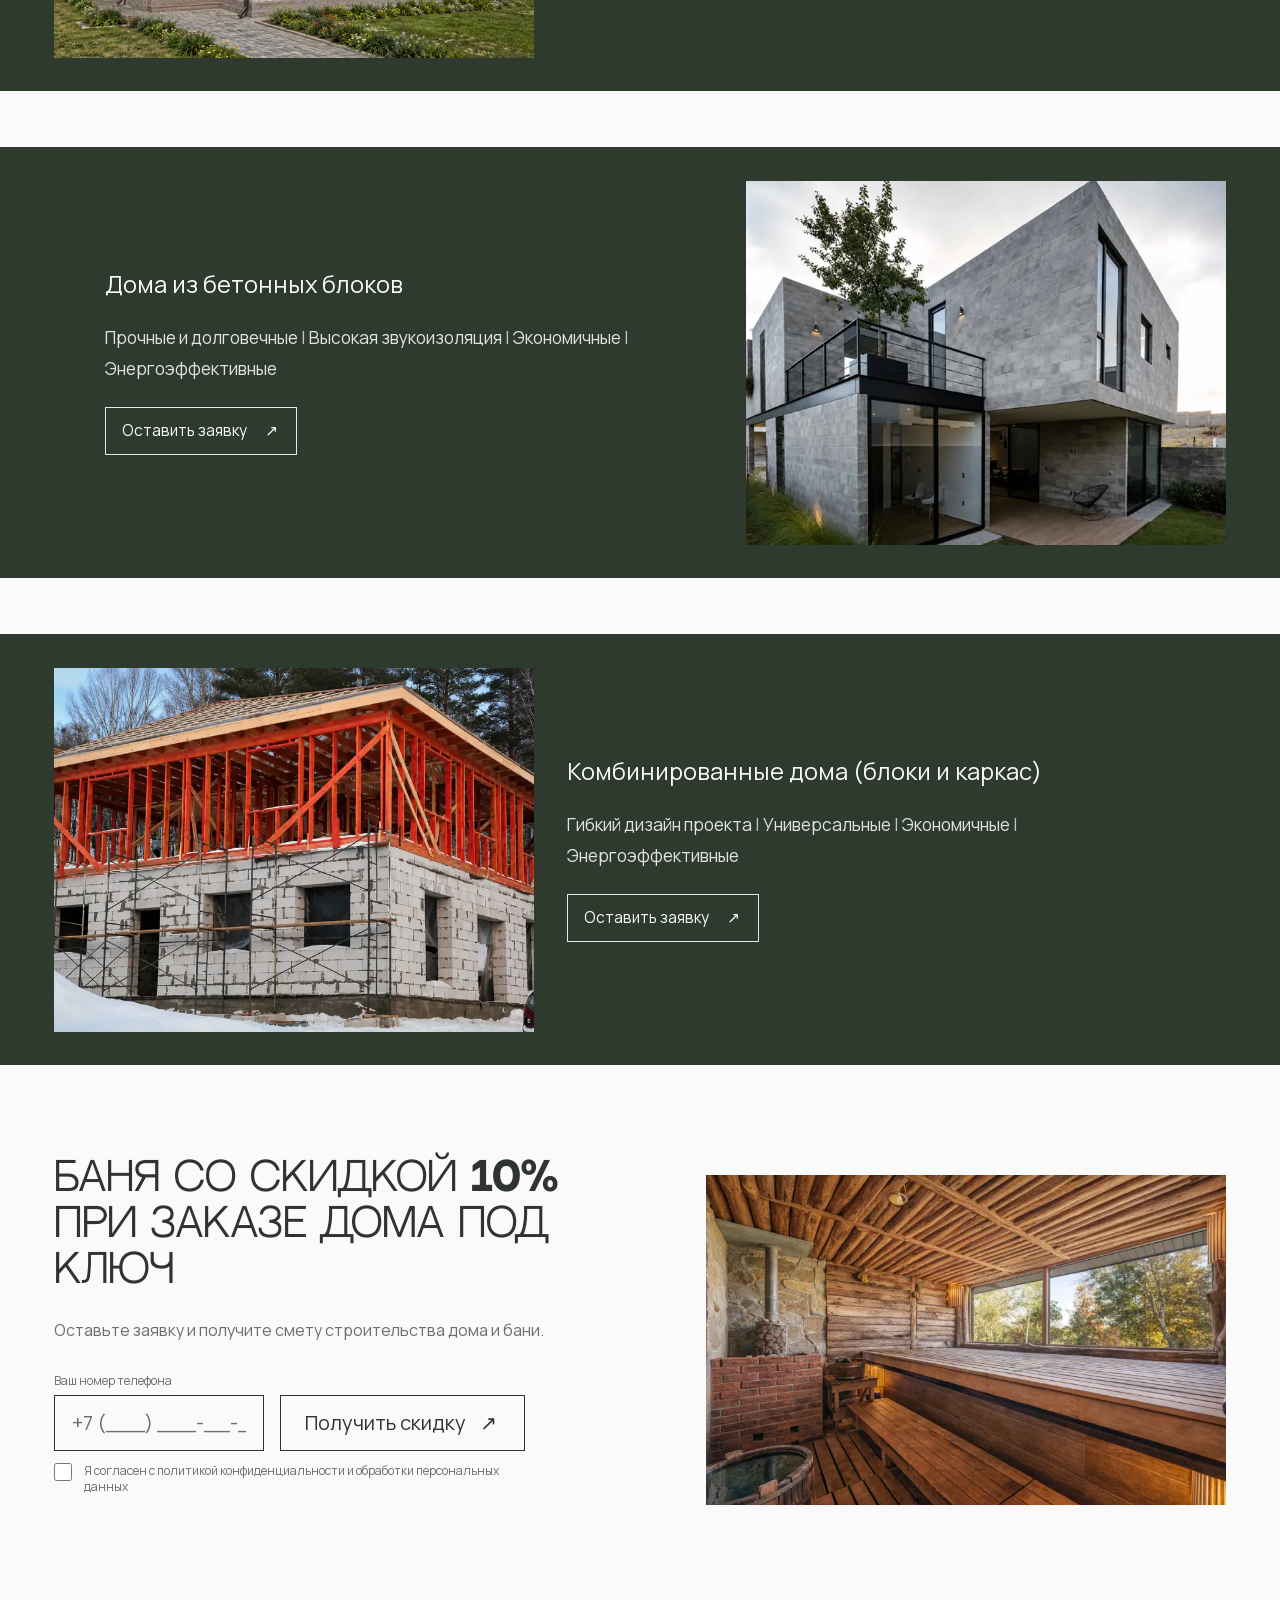
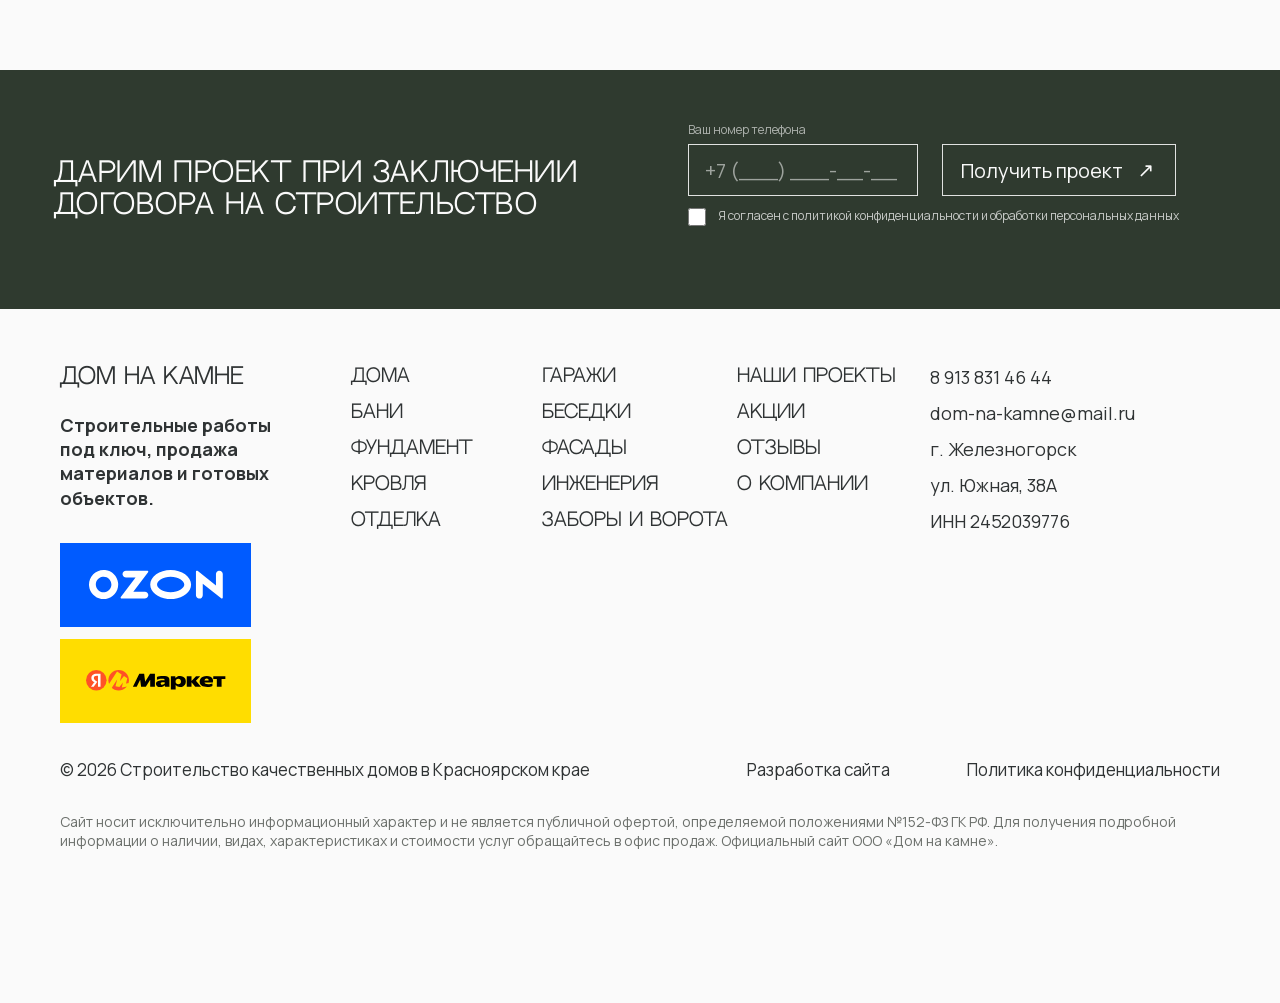
<file: services/doma.html>
<!DOCTYPE html>
<html lang="ru">
<head>
  <meta charset="UTF-8" />
  <meta name="viewport" content="width=device-width, initial-scale=1.0" />
  <title>Строительство домов в Железногорске Красноярского края | Дом на камне</title>
  <meta name="description" content="Дома под ключ в Железногорске и Красноярском крае: каркасные, керамоблок, теплоблок, бетон. Баня со скидкой 10% при заказе дома. Тел. +7 913 831 46 44." />
  <link rel="canonical" href="https://dom-na-kamne.ru/services/doma.html" />
  <meta property="og:type" content="website" />
  <meta property="og:site_name" content="Дом на камне" />
  <meta property="og:locale" content="ru_RU" />
  <meta property="og:url" content="https://dom-na-kamne.ru/services/doma.html" />
  <meta property="og:title" content="Строительство домов в Железногорске Красноярского края | Дом на камне" />
  <meta property="og:description" content="Дома под ключ в Железногорске и Красноярском крае: каркасные, керамоблок, теплоблок, бетон. Баня со скидкой 10% при заказе дома. Тел. +7 913 831 46 44." />
  <meta property="og:image" content="https://dom-na-kamne.ru/assets/img/og-image.jpg" />
  <meta property="og:image:width" content="1200" />
  <meta property="og:image:height" content="630" />
  <meta name="twitter:card" content="summary_large_image" />
  <link rel="icon" href="../favicon.svg" type="image/svg+xml" />
  <link rel="preload" as="font" type="font/woff2" href="../assets/fonts/NeutralFace.woff2" crossorigin />
  <link rel="preload" as="font" type="font/woff2" href="../assets/fonts/NeutralFace-Bold.woff2" crossorigin />
  <link rel="preload" as="font" type="font/woff2" href="../assets/fonts/manrope-cyrillic.woff2" crossorigin />
  <link rel="preload" as="font" type="font/woff2" href="../assets/fonts/manrope-latin.woff2" crossorigin />
  <link rel="stylesheet" href="../design-system/fonts.css" />
  <link rel="stylesheet" href="../design-system/tokens.css?v=20261102" />
  <link rel="stylesheet" href="../styles.css?v=20261103f" />
  <link rel="stylesheet" href="service-page.css?v=20261104a" />
  <link rel="stylesheet" href="../cookies.css" />
  <!-- Yandex.Metrika counter 98889063 -->
  <script type="text/javascript">
    (function(m,e,t,r,i,k,a){m[i]=m[i]||function(){(m[i].a=m[i].a||[]).push(arguments)};
    m[i].l=1*new Date();
    for (var j = 0; j < document.scripts.length; j++) {if (document.scripts[j].src === r) { return; }}
    k=e.createElement(t),a=e.getElementsByTagName(t)[0],k.async=1,k.src=r,a.parentNode.insertBefore(k,a)})
    (window, document,'script','https://mc.yandex.ru/metrika/tag.js','ym');
    ym(98889063, 'init', {clickmap:true, trackLinks:true, accurateTrackBounce:true, webvisor:true});
  </script>
  <!-- /Yandex.Metrika counter -->

</head>
<body class="service-page" data-service="doma">
  <noscript><div><img src="https://mc.yandex.ru/watch/98889063" style="position:absolute; left:-9999px;" alt="" /></div></noscript>
  <header class="service-header">
    <div class="service-header__inner container">
      <a class="service-header__logo" href="../index.html">Дом на камне</a>
      <nav class="service-header__nav" aria-label="Главное меню">
        <a href="../index.html#services" aria-current="page">Услуги</a>
        <a href="../index.html#projects">Проекты</a>
        <a href="../index.html#shop">Магазин</a>
        <a href="../index.html#contacts">Контакты</a>
        <a href="../index.html#about">О компании</a>
      </nav>
      <a class="service-header__cta" href="#service-lead">Получить консультацию <span class="svc__arrow" aria-hidden="true"></span></a>
    </div>
  </header>

  <main>
    <section class="service-intro">
      <div class="service-intro__inner container">
        <a class="service-breadcrumb" href="../index.html#services">Главная / Услуги</a>
        <h1 class="service-intro__heading" id="serviceHeading"><!--prerendered-->Дома под ключ</h1>
        <div class="service-intro__row">
          <p class="service-intro__title">Услуги</p>
          <nav class="service-tabs service-tabs--collapsed" id="serviceTabs" aria-label="Категории услуг"><!--prerendered--><a class="service-tabs__link" href="doma.html" aria-current="page">Дома</a><a class="service-tabs__link" href="bani.html">Бани</a><a class="service-tabs__link" href="garazhi.html">Гаражи</a><a class="service-tabs__link" href="besedki.html">Беседки</a><a class="service-tabs__link" href="zabory.html">Заборы</a><a class="service-tabs__link" href="krovlya.html">Кровля</a><a class="service-tabs__link" href="fundament.html">Фундамент</a><a class="service-tabs__link" href="fasady.html">Фасады</a><a class="service-tabs__link" href="otdelka.html">Отделка</a><a class="service-tabs__link" href="inzheneriya.html">Инженерия</a><button class="service-tabs__toggle" type="button" aria-expanded="false">Посмотреть все услуги</button></nav>
        </div>
      </div>
    </section>

    <section class="service-offers" id="serviceOffers" aria-label="Виды услуги"><!--prerendered--><article class="service-card service-reveal is-visible" style="transition-delay: 0s;"><div class="service-card__inner container"><figure class="service-card__media"><img alt="Каркасный дом" loading="eager" fetchpriority="high" decoding="async" sizes="(min-width: 1181px) 480px, calc(100vw - max(40px, 8.4vw))" srcset="../assets/img/house-frame-800.webp 800w, ../assets/img/house-frame.webp 1600w" src="../assets/img/house-frame.webp"></figure><div class="service-card__copy"><h2 class="service-card__title">Каркасные дома</h2><ul class="service-card__list"><li>Короткие сроки строительства</li><li>Гибкий дизайн проекта</li><li>Доступная стоимость</li><li>Энергоэффективные</li></ul><a class="service-card__cta" href="#service-lead" data-open-modal="app" aria-haspopup="dialog" aria-controls="appModal">Оставить заявку<span class="svc__arrow"></span></a></div></div></article><article class="service-card service-reveal is-visible" style="transition-delay: 0.04s;"><div class="service-card__inner container"><figure class="service-card__media"><img alt="Дом из керамических блоков" loading="lazy" decoding="async" sizes="(min-width: 1181px) 480px, calc(100vw - max(40px, 8.4vw))" srcset="../assets/img/house-keramoblok-800.webp 800w, ../assets/img/house-keramoblok.webp 1600w" src="../assets/img/house-keramoblok.webp"></figure><div class="service-card__copy"><h2 class="service-card__title">Дома из керамических блоков</h2><ul class="service-card__list"><li>Прочные и долговечные</li><li>Разнообразная отделка фасада</li><li>Высокая звукоизоляция</li><li>Энергоэффективные</li></ul><a class="service-card__cta" href="#service-lead" data-open-modal="app" aria-haspopup="dialog" aria-controls="appModal">Оставить заявку<span class="svc__arrow"></span></a></div></div></article><article class="service-card service-reveal is-visible" style="transition-delay: 0.08s;"><div class="service-card__inner container"><figure class="service-card__media"><img alt="Дом из теплоблоков" loading="lazy" decoding="async" sizes="(min-width: 1181px) 480px, calc(100vw - max(40px, 8.4vw))" srcset="../assets/img/house-teploblok-800.webp 800w, ../assets/img/house-teploblok.webp 1600w" src="../assets/img/house-teploblok.webp"></figure><div class="service-card__copy"><h2 class="service-card__title">Дома из теплоблоков</h2><ul class="service-card__list"><li>Короткие сроки строительства</li><li>Прочные и долговечные</li><li>Экономичные</li><li>Энергоэффективные</li></ul><a class="service-card__cta" href="#service-lead" data-open-modal="app" aria-haspopup="dialog" aria-controls="appModal">Оставить заявку<span class="svc__arrow"></span></a></div></div></article><article class="service-card service-reveal is-visible" style="transition-delay: 0.12s;"><div class="service-card__inner container"><figure class="service-card__media"><img alt="Дом из бетонных блоков" loading="lazy" decoding="async" sizes="(min-width: 1181px) 480px, calc(100vw - max(40px, 8.4vw))" srcset="../assets/img/house-beton-800.webp 800w, ../assets/img/house-beton.webp 1600w" src="../assets/img/house-beton.webp"></figure><div class="service-card__copy"><h2 class="service-card__title">Дома из бетонных блоков</h2><ul class="service-card__list"><li>Прочные и долговечные</li><li>Высокая звукоизоляция</li><li>Экономичные</li><li>Энергоэффективные</li></ul><a class="service-card__cta" href="#service-lead" data-open-modal="app" aria-haspopup="dialog" aria-controls="appModal">Оставить заявку<span class="svc__arrow"></span></a></div></div></article><article class="service-card service-reveal is-visible" style="transition-delay: 0.16s;"><div class="service-card__inner container"><figure class="service-card__media"><img alt="Комбинированный дом из блоков и каркаса" loading="lazy" decoding="async" sizes="(min-width: 1181px) 480px, calc(100vw - max(40px, 8.4vw))" srcset="../assets/img/house-combined-800.webp 800w, ../assets/img/house-combined.webp 1600w" src="../assets/img/house-combined.webp"></figure><div class="service-card__copy"><h2 class="service-card__title">Комбинированные дома (блоки и каркас)</h2><ul class="service-card__list"><li>Гибкий дизайн проекта</li><li>Универсальные</li><li>Экономичные</li><li>Энергоэффективные</li></ul><a class="service-card__cta" href="#service-lead" data-open-modal="app" aria-haspopup="dialog" aria-controls="appModal">Оставить заявку<span class="svc__arrow"></span></a></div></div></article></section>
    <section class="service-promo" id="servicePromo"><!--prerendered--><div class="service-promo__inner container"><div class="service-promo__copy"><h2 class="service-promo__title">Баня со скидкой <em class="service-promo__accent">10%</em> при заказе дома под ключ</h2><p class="service-promo__text">Оставьте заявку и получите смету строительства дома и бани.</p><form class="service-form service-form--service-promo" action="#" data-service-form=""><label class="service-form__label" for="service-promo-phone-doma">Ваш номер телефона</label><div class="service-form__row"><input class="service-form__input" id="service-promo-phone-doma" type="tel" placeholder="+7 (___) ___-__-__" autocomplete="tel" inputmode="tel" enterkeyhint="done" aria-label="Телефон"><button class="service-form__button" type="submit">Получить скидку<span class="svc__arrow"></span></button></div><label class="service-form__consent"><input type="checkbox"><span>Я согласен с <a href="../privacy.html" target="_blank" rel="noopener">политикой конфиденциальности</a> и обработки персональных данных</span></label><p class="service-form__status" aria-live="polite"></p><input class="service-form__trap" type="text" name="lead_ref" tabindex="-1" autocomplete="off" aria-hidden="true"></form></div><figure class="service-promo__media"><img sizes="(min-width: 1181px) 520px, calc(100vw - max(40px, 8.4vw))" srcset="../assets/img/banya-interior-800.webp 800w, ../assets/img/banya-interior.webp 1600w" src="../assets/img/banya-interior.webp" alt="Интерьер бани из дерева" loading="lazy" decoding="async"></figure></div></section>
    <section class="service-trust" id="serviceTrust" hidden></section>
    <section class="service-lead" id="service-lead"><!--prerendered--><div class="service-lead__inner container"><h2 class="service-lead__title">Дарим проект при заключении договора на строительство</h2><form class="service-form service-form--lead" action="#" data-service-form=""><label class="service-form__label" for="lead-phone-doma">Ваш номер телефона</label><div class="service-form__row"><input class="service-form__input" id="lead-phone-doma" type="tel" placeholder="+7 (___) ___-__-__" autocomplete="tel" inputmode="tel" enterkeyhint="done" aria-label="Телефон"><button class="service-form__button" type="submit">Получить проект<span class="svc__arrow"></span></button></div><label class="service-form__consent"><input type="checkbox"><span>Я согласен с <a href="../privacy.html" target="_blank" rel="noopener">политикой конфиденциальности</a> и обработки персональных данных</span></label><p class="service-form__status" aria-live="polite"></p><input class="service-form__trap" type="text" name="lead_ref" tabindex="-1" autocomplete="off" aria-hidden="true"></form></div></section>
  </main>

  <footer class="service-footer" id="serviceFooter"><!--prerendered--><div class="service-footer__body container"><div class="service-footer__company"><a class="service-footer__logo" href="../index.html">Дом на камне</a><p class="service-footer__tagline">Строительные работы под ключ, продажа материалов и готовых объектов.</p><a class="service-footer__ozon" href="https://www.ozon.ru/seller/dom-na-kamne-4017365/" target="_blank" rel="noopener" aria-label="Магазин на OZON"><svg class="service-footer__ozon-logo" viewBox="0 0 485 106" aria-hidden="true" focusable="false"><path fill="currentColor" fill-rule="nonzero" d="M56.485 80.751c12.543-1.595 22.67-11.723 24.266-24.266 2.338-18.4-13.207-33.946-31.608-31.607C36.6 26.472 26.472 36.6 24.878 49.143c-2.34 18.401 13.207 33.947 31.607 31.608zM58.203.267c24.717 2.448 44.71 22.441 47.158 47.16 3.308 33.401-24.533 61.242-57.936 57.934-24.717-2.448-44.71-22.44-47.157-47.158C-3.042 24.801 24.8-3.04 58.203.267zm75.497 2.09h77.314c2.935 0 4.603 3.36 2.83 5.698L160.358 78.62h41.907c7.638 0 13.653 6.95 12.067 14.87-1.163 5.807-6.608 9.774-12.531 9.774h-83.963c-2.908 0-4.561-3.328-2.805-5.645l53.527-70.618h-34.396c-5.923 0-11.368-3.966-12.531-9.774-1.586-7.92 4.429-14.87 12.067-14.87zm335.513.281c7.975-1.679 15 4.36 15 12.04V99.71c0 2.967-3.426 4.622-5.751 2.778l-66.694-52.91v41.386c0 7.68-7.025 13.718-15 12.04-5.72-1.203-9.644-6.526-9.644-12.368V5.911c0-2.967 3.426-4.623 5.75-2.779l66.696 52.912-.001-41.038c0-5.843 3.927-11.165 9.644-12.368zM295.56 0c40.83 0 73.932 23.64 73.932 52.8 0 29.16-33.101 52.8-73.932 52.8-40.832 0-73.933-23.64-73.933-52.8 0-29.16 33.1-52.8 73.933-52.8zm0 24.644c-28.21 0-49.288 14.865-49.288 28.156 0 13.291 21.078 28.156 49.288 28.156 28.209 0 49.287-14.865 49.287-28.156 0-13.29-21.078-28.156-49.287-28.156z"></path></svg></a><a class="service-footer__market" href="https://market.yandex.ru/cc/ALhct3" target="_blank" rel="noopener" aria-label="Магазин на Яндекс Маркете"><svg class="service-footer__market-logo" viewBox="0 0 204 30" aria-hidden="true" focusable="false"><circle cx="15" cy="15" r="15" fill="#FF5226"></circle><path d="M17.43 24.45V8.39h-1.884c-1.358 0-2.388.288-3.088.865-.7.556-1.05 1.297-1.05 2.224 0 .7.123 1.297.37 1.791s.608.947 1.081 1.359c.474.412 1.071.865 1.792 1.359l1.791 1.204-5.25 7.259H7.238l5.004-6.795 2.347 2.1-1.853-1.174a23.446 23.446 0 01-2.656-2.007c-.742-.66-1.308-1.38-1.699-2.162-.391-.783-.587-1.699-.587-2.749 0-1.812.649-3.274 1.946-4.386 1.318-1.132 3.243-1.698 5.775-1.698h5.59v18.87H17.43z" fill="#fff"></path><path d="M47.555 30c-8.275 0-15-6.699-15-14.973C32.555 6.752 39.28 0 47.555 0c8.274 0 15 6.752 15 15.027 0 8.274-6.726 14.973-15 14.973z" fill="#FF5226"></path><path d="M45.232 2.03L28.498 28.14h7.671l9.667-15.05-.236-.107-2.68 10.77 5.674 1 5.832-7.33-.316-.157-1.97 8.326 12.363-2.356-2.522-4.154-4.456 1.02.526.605 2.075-8.695-4.834-3.232-6.33 7.96.315.158 2.6-10.43-6.645-4.438z" fill="#FFDD00"></path><path d="M68.305 24.45l9.327-18.87h7.103l1.452 11.489 7.196-11.49h7.042V24.45h-6.887V14.32l-6.394 10.13h-6.887L78.93 14.227 73.864 24.45h-5.56zm53.276-3.737c0 .639.011 1.267.031 1.884.021.618.062 1.225.124 1.822h-6.394a5.371 5.371 0 01-.37-.926 6.529 6.529 0 01-.247-1.297c-.659.782-1.493 1.43-2.502 1.945-.988.495-2.399.742-4.231.742-1.853 0-3.336-.433-4.448-1.297-1.091-.865-1.636-2.018-1.636-3.46 0-1.338.38-2.367 1.142-3.088.783-.741 1.997-1.256 3.645-1.544 1.647-.31 3.757-.464 6.331-.464h1.606v-.34c0-.658-.278-1.163-.834-1.513-.556-.35-1.596-.525-3.119-.525-1.503 0-2.903.196-4.201.587-1.276.37-2.316.741-3.119 1.112v-4.139c.906-.33 2.121-.659 3.645-.988 1.544-.35 3.304-.525 5.281-.525 1.997 0 3.685.185 5.065.556 1.38.35 2.43.957 3.15 1.822.721.844 1.081 2.018 1.081 3.521v6.115zm2.1-11.55h6.394l.37 2.624c.783-1.029 1.719-1.78 2.811-2.254 1.091-.474 2.347-.71 3.768-.71 1.606 0 3.047.288 4.324.864a6.824 6.824 0 013.026 2.626c.742 1.173 1.112 2.656 1.112 4.447s-.37 3.284-1.112 4.478c-.72 1.174-1.729 2.06-3.026 2.656-1.298.598-2.78.896-4.448.896a9.387 9.387 0 01-3.49-.649c-1.071-.452-1.997-1.163-2.779-2.13v6.424h-6.95V9.162zm41.942 7.597c0-1.524.412-2.883 1.236-4.077.844-1.194 2.038-2.13 3.582-2.81 1.565-.7 3.408-1.05 5.529-1.05 2.203 0 4.046.38 5.528 1.142 1.503.762 2.553 1.843 3.15 3.243.618 1.4.7 3.058.247 4.973h-12.199c.247.885.793 1.554 1.637 2.007.865.433 2.141.649 3.829.649 1.174 0 2.265-.103 3.274-.31a29.001 29.001 0 002.811-.771v3.675c-.886.412-1.874.741-2.965.988-1.071.247-2.481.371-4.231.371-3.851 0-6.723-.71-8.617-2.131-1.874-1.441-2.811-3.408-2.811-5.9zm19.859-7.598h17.636v3.954h-5.498v11.303h-6.949V13.116h-5.189V9.162zm-38.668 0h6.949v6.918l6.579-6.918h5.992l-6.116 6.362 7.382 8.895h-8.401l-5.436-6.733v6.733h-6.949V9.162zm29.187 3.12c-.948 0-1.699.278-2.255.834-.556.535-.916 1.225-1.081 2.069h6.115c-.02-.844-.247-1.534-.679-2.07-.433-.555-1.133-.833-2.1-.833zm-37.618 4.478c0-1.236-.34-2.214-1.02-2.934-.658-.741-1.606-1.112-2.841-1.112-1.132 0-2.08.35-2.841 1.05-.762.68-1.143 1.678-1.143 2.996s.37 2.337 1.112 3.058c.762.7 1.719 1.05 2.872 1.05 1.277 0 2.234-.371 2.872-1.112.659-.741.989-1.74.989-2.996zm-23.751 1.08h-1.575c-1.503 0-2.584.125-3.243.372-.638.247-.957.72-.957 1.42 0 .597.206 1.04.617 1.328.433.268.947.402 1.545.402.906 0 1.647-.165 2.223-.494.597-.35 1.061-.752 1.39-1.205v-1.822z" fill="#000"></path></svg></a></div><nav class="service-footer__nav" aria-label="Услуги - часть 1"><a href="doma.html">Дома</a><a href="bani.html">Бани</a><a href="fundament.html">Фундамент</a><a href="krovlya.html">Кровля</a><a href="otdelka.html">Отделка</a></nav><nav class="service-footer__nav" aria-label="Услуги - часть 2"><a href="garazhi.html">Гаражи</a><a href="besedki.html">Беседки</a><a href="fasady.html">Фасады</a><a href="inzheneriya.html">Инженерия</a><a href="zabory.html">Заборы и ворота</a></nav><nav class="service-footer__nav" aria-label="Разделы сайта"><a href="../index.html#projects">Наши проекты</a><a href="../index.html#banya">Акции</a><a href="../index.html#reviews">Отзывы</a><a href="../index.html#about">О компании</a></nav><address class="service-footer__contacts"><a href="tel:+79138314644">8 913 831 46 44</a><a href="mailto:dom-na-kamne@mail.ru">dom-na-kamne@mail.ru</a><span>г. Железногорск</span><span>ул. Южная, 38А</span><span class="service-footer__inn">ИНН 2452039776</span></address></div><div class="service-footer__bottom container"><span class="service-footer__copyright">© 2026 Строительство качественных домов в Красноярском крае</span><a class="service-footer__legal-link" href="https://moontahaj.com" target="_blank" rel="noopener">Разработка сайта</a><a href="../privacy.html" class="service-footer__legal-link">Политика конфиденциальности</a></div><p class="service-footer__disclaimer container">Сайт носит исключительно информационный характер и не является публичной офертой, определяемой положениями №152-ФЗ ГК РФ. Для получения подробной информации о наличии, видах, характеристиках и стоимости услуг обращайтесь в офис продаж. Официальный сайт ООО «Дом на камне».</p></footer>
  <button class="service-scrolltop" type="button" aria-label="Наверх">↑</button>

  <script src="service-data.js?v=20261103"></script>
  <script src="service-page.js?v=20261105"></script>
  <div class="cookies-banner" id="cookiesBanner" role="dialog" aria-label="Уведомление о cookie" hidden>
    <div class="cookies-banner__inner container">
      <p class="cookies-banner__text">Оставаясь на сайте, вы соглашаетесь на обработку файлов cookie и пользовательских данных</p>
      <button type="button" class="cookies-banner__button">Хорошо</button>
    </div>
  </div>
  <script src="../cookies.js" defer></script>


</body>
</html>
</file>
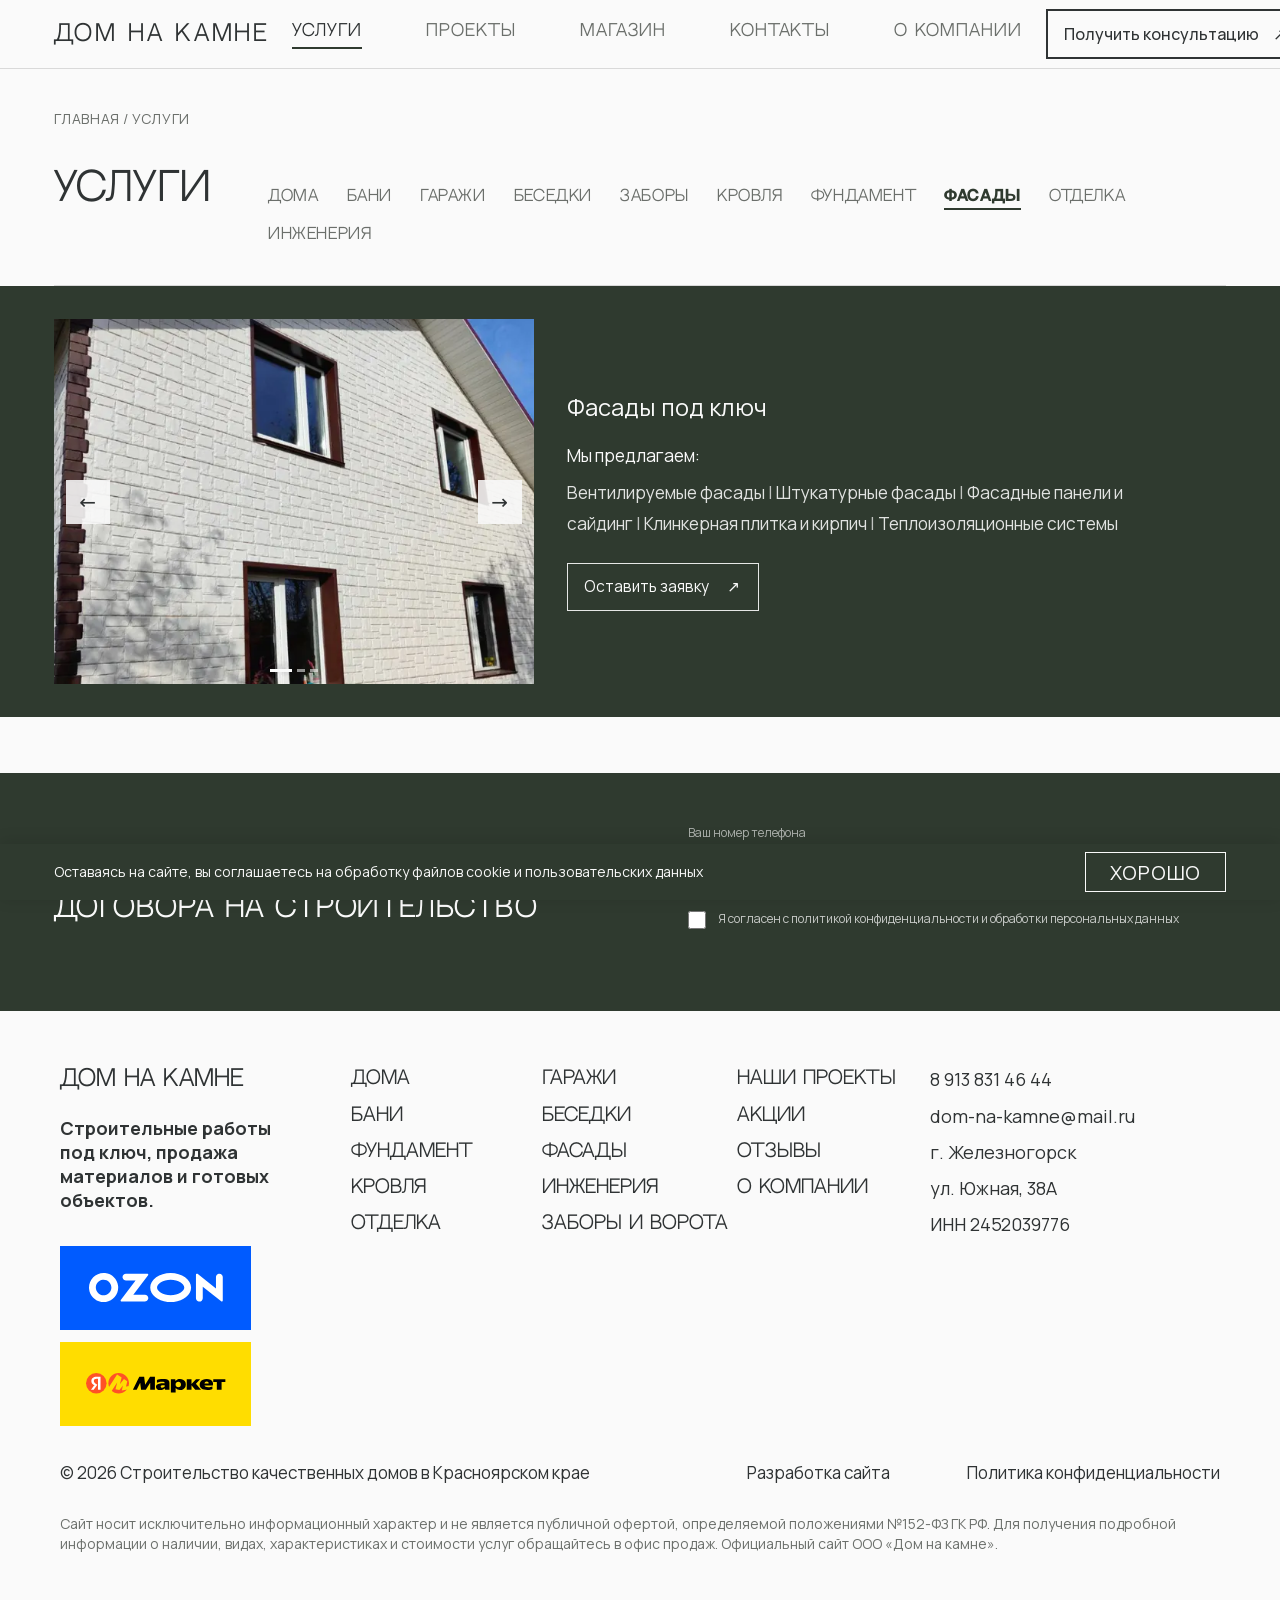
<file: services/fasady.html>
<!DOCTYPE html>
<html lang="ru">
<head>
  <meta charset="UTF-8" />
  <meta name="viewport" content="width=device-width, initial-scale=1.0" />
  <title>Фасады под ключ в Железногорске и Красноярском крае | Дом на камне</title>
  <meta name="description" content="Отделка фасадов под ключ в Железногорске и Красноярском крае. Материалы и монтаж. Телефон: +7 913 831 46 44." />
  <link rel="canonical" href="https://dom-na-kamne.ru/services/fasady.html" />
  <meta property="og:type" content="website" />
  <meta property="og:site_name" content="Дом на камне" />
  <meta property="og:locale" content="ru_RU" />
  <meta property="og:url" content="https://dom-na-kamne.ru/services/fasady.html" />
  <meta property="og:title" content="Фасады под ключ в Железногорске и Красноярском крае | Дом на камне" />
  <meta property="og:description" content="Отделка фасадов под ключ в Железногорске и Красноярском крае. Материалы и монтаж. Телефон: +7 913 831 46 44." />
  <meta property="og:image" content="https://dom-na-kamne.ru/assets/img/og-image.jpg" />
  <meta property="og:image:width" content="1200" />
  <meta property="og:image:height" content="630" />
  <meta name="twitter:card" content="summary_large_image" />
  <link rel="icon" href="../favicon.svg" type="image/svg+xml" />
  <link rel="preload" as="font" type="font/woff2" href="../assets/fonts/NeutralFace.woff2" crossorigin />
  <link rel="preload" as="font" type="font/woff2" href="../assets/fonts/NeutralFace-Bold.woff2" media="(min-width: 721px)" crossorigin />
  <link rel="preload" as="font" type="font/woff2" href="../assets/fonts/manrope-cyrillic.woff2" crossorigin />
  <link rel="preload" as="font" type="font/woff2" href="../assets/fonts/manrope-latin.woff2" crossorigin />
  <link rel="stylesheet" href="../design-system/fonts.css" />
  <link rel="stylesheet" href="../design-system/tokens.css?v=20261102" />
  <link rel="stylesheet" href="../styles.css?v=20261103f" />
  <link rel="stylesheet" href="service-page.css?v=20261104a" />
  <link rel="stylesheet" href="../cookies.css" />
  <!-- Yandex.Metrika counter 98889063 -->
  <script type="text/javascript">
    (function(m,e,t,r,i,k,a){m[i]=m[i]||function(){(m[i].a=m[i].a||[]).push(arguments)};
    m[i].l=1*new Date();
    for (var j = 0; j < document.scripts.length; j++) {if (document.scripts[j].src === r) { return; }}
    k=e.createElement(t),a=e.getElementsByTagName(t)[0],k.async=1,k.src=r,a.parentNode.insertBefore(k,a)})
    (window, document,'script','https://mc.yandex.ru/metrika/tag.js','ym');
    ym(98889063, 'init', {clickmap:true, trackLinks:true, accurateTrackBounce:true, webvisor:true});
  </script>
  <!-- /Yandex.Metrika counter -->

</head>
<body class="service-page" data-service="fasady">
  <noscript><div><img src="https://mc.yandex.ru/watch/98889063" style="position:absolute; left:-9999px;" alt="" /></div></noscript>
  <header class="service-header">
    <div class="service-header__inner container">
      <a class="service-header__logo" href="../index.html">Дом на камне</a>
      <nav class="service-header__nav" aria-label="Главное меню">
        <a href="../index.html#services" aria-current="page">Услуги</a>
        <a href="../index.html#projects">Проекты</a>
        <a href="../index.html#shop">Магазин</a>
        <a href="../index.html#contacts">Контакты</a>
        <a href="../index.html#about">О компании</a>
      </nav>
      <a class="service-header__cta" href="#service-lead">Получить консультацию <span class="svc__arrow" aria-hidden="true"></span></a>
    </div>
  </header>

  <main>
    <section class="service-intro">
      <div class="service-intro__inner container">
        <a class="service-breadcrumb" href="../index.html#services">Главная / Услуги</a>
        <h1 class="service-intro__heading" id="serviceHeading"><!--prerendered-->Фасады под ключ</h1>
        <div class="service-intro__row">
          <p class="service-intro__title">Услуги</p>
          <nav class="service-tabs service-tabs--collapsed" id="serviceTabs" aria-label="Категории услуг"><!--prerendered--><a class="service-tabs__link" href="doma.html">Дома</a><a class="service-tabs__link" href="bani.html">Бани</a><a class="service-tabs__link" href="garazhi.html">Гаражи</a><a class="service-tabs__link" href="besedki.html">Беседки</a><a class="service-tabs__link" href="zabory.html">Заборы</a><a class="service-tabs__link" href="krovlya.html">Кровля</a><a class="service-tabs__link" href="fundament.html">Фундамент</a><a class="service-tabs__link" href="fasady.html" aria-current="page">Фасады</a><a class="service-tabs__link" href="otdelka.html">Отделка</a><a class="service-tabs__link" href="inzheneriya.html">Инженерия</a><button class="service-tabs__toggle" type="button" aria-expanded="false">Посмотреть все услуги</button></nav>
        </div>
      </div>
    </section>

    <section class="service-offers" id="serviceOffers" aria-label="Виды услуги"><!--prerendered--><article class="service-card service-reveal is-visible" style="transition-delay: 0s;"><div class="service-card__inner container"><figure class="service-card__media" data-carousel="true" data-index="0" data-images="../assets/img/facade-1.webp|../assets/img/facade-2.webp|../assets/img/facade-3.webp"><img alt="Фасад частного дома" loading="eager" fetchpriority="high" decoding="async" sizes="(min-width: 1181px) 480px, calc(100vw - max(40px, 8.4vw))" srcset="../assets/img/facade-1-800.webp 800w, ../assets/img/facade-1.webp 1600w" src="../assets/img/facade-1.webp"><button class="service-card__control service-card__control--prev" type="button" aria-label="Предыдущее изображение">←</button><button class="service-card__control service-card__control--next" type="button" aria-label="Следующее изображение">→</button><div class="service-card__dots"><button class="service-card__dot" type="button" aria-label="Изображение 1" aria-current="true"></button><button class="service-card__dot" type="button" aria-label="Изображение 2"></button><button class="service-card__dot" type="button" aria-label="Изображение 3"></button></div></figure><div class="service-card__copy"><h2 class="service-card__title">Фасады под ключ</h2><p class="service-card__intro">Мы предлагаем:</p><ul class="service-card__list"><li>Вентилируемые фасады</li><li>Штукатурные фасады</li><li>Фасадные панели и сайдинг</li><li>Клинкерная плитка и кирпич</li><li>Теплоизоляционные системы</li></ul><a class="service-card__cta" href="#service-lead" data-open-modal="app" aria-haspopup="dialog" aria-controls="appModal">Оставить заявку<span class="svc__arrow"></span></a></div></div></article></section>
    <section class="service-promo" id="servicePromo" hidden></section>
    <section class="service-trust" id="serviceTrust" hidden></section>
    <section class="service-lead" id="service-lead"><!--prerendered--><div class="service-lead__inner container"><h2 class="service-lead__title">Дарим проект при заключении договора на строительство</h2><form class="service-form service-form--lead" action="#" data-service-form=""><label class="service-form__label" for="lead-phone-fasady">Ваш номер телефона</label><div class="service-form__row"><input class="service-form__input" id="lead-phone-fasady" type="tel" placeholder="+7 (___) ___-__-__" autocomplete="tel" inputmode="tel" enterkeyhint="done" aria-label="Телефон"><button class="service-form__button" type="submit">Получить проект<span class="svc__arrow"></span></button></div><label class="service-form__consent"><input type="checkbox"><span>Я согласен с <a href="../privacy.html" target="_blank" rel="noopener">политикой конфиденциальности</a> и обработки персональных данных</span></label><p class="service-form__status" aria-live="polite"></p><input class="service-form__trap" type="text" name="lead_ref" tabindex="-1" autocomplete="off" aria-hidden="true"></form></div></section>
  </main>

  <footer class="service-footer" id="serviceFooter"><!--prerendered--><div class="service-footer__body container"><div class="service-footer__company"><a class="service-footer__logo" href="../index.html">Дом на камне</a><p class="service-footer__tagline">Строительные работы под ключ, продажа материалов и готовых объектов.</p><a class="service-footer__ozon" href="https://www.ozon.ru/seller/dom-na-kamne-4017365/" target="_blank" rel="noopener" aria-label="Магазин на OZON"><svg class="service-footer__ozon-logo" viewBox="0 0 485 106" aria-hidden="true" focusable="false"><path fill="currentColor" fill-rule="nonzero" d="M56.485 80.751c12.543-1.595 22.67-11.723 24.266-24.266 2.338-18.4-13.207-33.946-31.608-31.607C36.6 26.472 26.472 36.6 24.878 49.143c-2.34 18.401 13.207 33.947 31.607 31.608zM58.203.267c24.717 2.448 44.71 22.441 47.158 47.16 3.308 33.401-24.533 61.242-57.936 57.934-24.717-2.448-44.71-22.44-47.157-47.158C-3.042 24.801 24.8-3.04 58.203.267zm75.497 2.09h77.314c2.935 0 4.603 3.36 2.83 5.698L160.358 78.62h41.907c7.638 0 13.653 6.95 12.067 14.87-1.163 5.807-6.608 9.774-12.531 9.774h-83.963c-2.908 0-4.561-3.328-2.805-5.645l53.527-70.618h-34.396c-5.923 0-11.368-3.966-12.531-9.774-1.586-7.92 4.429-14.87 12.067-14.87zm335.513.281c7.975-1.679 15 4.36 15 12.04V99.71c0 2.967-3.426 4.622-5.751 2.778l-66.694-52.91v41.386c0 7.68-7.025 13.718-15 12.04-5.72-1.203-9.644-6.526-9.644-12.368V5.911c0-2.967 3.426-4.623 5.75-2.779l66.696 52.912-.001-41.038c0-5.843 3.927-11.165 9.644-12.368zM295.56 0c40.83 0 73.932 23.64 73.932 52.8 0 29.16-33.101 52.8-73.932 52.8-40.832 0-73.933-23.64-73.933-52.8 0-29.16 33.1-52.8 73.933-52.8zm0 24.644c-28.21 0-49.288 14.865-49.288 28.156 0 13.291 21.078 28.156 49.288 28.156 28.209 0 49.287-14.865 49.287-28.156 0-13.29-21.078-28.156-49.287-28.156z"></path></svg></a><a class="service-footer__market" href="https://market.yandex.ru/cc/ALhct3" target="_blank" rel="noopener" aria-label="Магазин на Яндекс Маркете"><svg class="service-footer__market-logo" viewBox="0 0 204 30" aria-hidden="true" focusable="false"><circle cx="15" cy="15" r="15" fill="#FF5226"></circle><path d="M17.43 24.45V8.39h-1.884c-1.358 0-2.388.288-3.088.865-.7.556-1.05 1.297-1.05 2.224 0 .7.123 1.297.37 1.791s.608.947 1.081 1.359c.474.412 1.071.865 1.792 1.359l1.791 1.204-5.25 7.259H7.238l5.004-6.795 2.347 2.1-1.853-1.174a23.446 23.446 0 01-2.656-2.007c-.742-.66-1.308-1.38-1.699-2.162-.391-.783-.587-1.699-.587-2.749 0-1.812.649-3.274 1.946-4.386 1.318-1.132 3.243-1.698 5.775-1.698h5.59v18.87H17.43z" fill="#fff"></path><path d="M47.555 30c-8.275 0-15-6.699-15-14.973C32.555 6.752 39.28 0 47.555 0c8.274 0 15 6.752 15 15.027 0 8.274-6.726 14.973-15 14.973z" fill="#FF5226"></path><path d="M45.232 2.03L28.498 28.14h7.671l9.667-15.05-.236-.107-2.68 10.77 5.674 1 5.832-7.33-.316-.157-1.97 8.326 12.363-2.356-2.522-4.154-4.456 1.02.526.605 2.075-8.695-4.834-3.232-6.33 7.96.315.158 2.6-10.43-6.645-4.438z" fill="#FFDD00"></path><path d="M68.305 24.45l9.327-18.87h7.103l1.452 11.489 7.196-11.49h7.042V24.45h-6.887V14.32l-6.394 10.13h-6.887L78.93 14.227 73.864 24.45h-5.56zm53.276-3.737c0 .639.011 1.267.031 1.884.021.618.062 1.225.124 1.822h-6.394a5.371 5.371 0 01-.37-.926 6.529 6.529 0 01-.247-1.297c-.659.782-1.493 1.43-2.502 1.945-.988.495-2.399.742-4.231.742-1.853 0-3.336-.433-4.448-1.297-1.091-.865-1.636-2.018-1.636-3.46 0-1.338.38-2.367 1.142-3.088.783-.741 1.997-1.256 3.645-1.544 1.647-.31 3.757-.464 6.331-.464h1.606v-.34c0-.658-.278-1.163-.834-1.513-.556-.35-1.596-.525-3.119-.525-1.503 0-2.903.196-4.201.587-1.276.37-2.316.741-3.119 1.112v-4.139c.906-.33 2.121-.659 3.645-.988 1.544-.35 3.304-.525 5.281-.525 1.997 0 3.685.185 5.065.556 1.38.35 2.43.957 3.15 1.822.721.844 1.081 2.018 1.081 3.521v6.115zm2.1-11.55h6.394l.37 2.624c.783-1.029 1.719-1.78 2.811-2.254 1.091-.474 2.347-.71 3.768-.71 1.606 0 3.047.288 4.324.864a6.824 6.824 0 013.026 2.626c.742 1.173 1.112 2.656 1.112 4.447s-.37 3.284-1.112 4.478c-.72 1.174-1.729 2.06-3.026 2.656-1.298.598-2.78.896-4.448.896a9.387 9.387 0 01-3.49-.649c-1.071-.452-1.997-1.163-2.779-2.13v6.424h-6.95V9.162zm41.942 7.597c0-1.524.412-2.883 1.236-4.077.844-1.194 2.038-2.13 3.582-2.81 1.565-.7 3.408-1.05 5.529-1.05 2.203 0 4.046.38 5.528 1.142 1.503.762 2.553 1.843 3.15 3.243.618 1.4.7 3.058.247 4.973h-12.199c.247.885.793 1.554 1.637 2.007.865.433 2.141.649 3.829.649 1.174 0 2.265-.103 3.274-.31a29.001 29.001 0 002.811-.771v3.675c-.886.412-1.874.741-2.965.988-1.071.247-2.481.371-4.231.371-3.851 0-6.723-.71-8.617-2.131-1.874-1.441-2.811-3.408-2.811-5.9zm19.859-7.598h17.636v3.954h-5.498v11.303h-6.949V13.116h-5.189V9.162zm-38.668 0h6.949v6.918l6.579-6.918h5.992l-6.116 6.362 7.382 8.895h-8.401l-5.436-6.733v6.733h-6.949V9.162zm29.187 3.12c-.948 0-1.699.278-2.255.834-.556.535-.916 1.225-1.081 2.069h6.115c-.02-.844-.247-1.534-.679-2.07-.433-.555-1.133-.833-2.1-.833zm-37.618 4.478c0-1.236-.34-2.214-1.02-2.934-.658-.741-1.606-1.112-2.841-1.112-1.132 0-2.08.35-2.841 1.05-.762.68-1.143 1.678-1.143 2.996s.37 2.337 1.112 3.058c.762.7 1.719 1.05 2.872 1.05 1.277 0 2.234-.371 2.872-1.112.659-.741.989-1.74.989-2.996zm-23.751 1.08h-1.575c-1.503 0-2.584.125-3.243.372-.638.247-.957.72-.957 1.42 0 .597.206 1.04.617 1.328.433.268.947.402 1.545.402.906 0 1.647-.165 2.223-.494.597-.35 1.061-.752 1.39-1.205v-1.822z" fill="#000"></path></svg></a></div><nav class="service-footer__nav" aria-label="Услуги - часть 1"><a href="doma.html">Дома</a><a href="bani.html">Бани</a><a href="fundament.html">Фундамент</a><a href="krovlya.html">Кровля</a><a href="otdelka.html">Отделка</a></nav><nav class="service-footer__nav" aria-label="Услуги - часть 2"><a href="garazhi.html">Гаражи</a><a href="besedki.html">Беседки</a><a href="fasady.html">Фасады</a><a href="inzheneriya.html">Инженерия</a><a href="zabory.html">Заборы и ворота</a></nav><nav class="service-footer__nav" aria-label="Разделы сайта"><a href="../index.html#projects">Наши проекты</a><a href="../index.html#banya">Акции</a><a href="../index.html#reviews">Отзывы</a><a href="../index.html#about">О компании</a></nav><address class="service-footer__contacts"><a href="tel:+79138314644">8 913 831 46 44</a><a href="mailto:dom-na-kamne@mail.ru">dom-na-kamne@mail.ru</a><span>г. Железногорск</span><span>ул. Южная, 38А</span><span class="service-footer__inn">ИНН 2452039776</span></address></div><div class="service-footer__bottom container"><span class="service-footer__copyright">© 2026 Строительство качественных домов в Красноярском крае</span><a class="service-footer__legal-link" href="https://moontahaj.com" target="_blank" rel="noopener">Разработка сайта</a><a href="../privacy.html" class="service-footer__legal-link">Политика конфиденциальности</a></div><p class="service-footer__disclaimer container">Сайт носит исключительно информационный характер и не является публичной офертой, определяемой положениями №152-ФЗ ГК РФ. Для получения подробной информации о наличии, видах, характеристиках и стоимости услуг обращайтесь в офис продаж. Официальный сайт ООО «Дом на камне».</p></footer>
  <button class="service-scrolltop" type="button" aria-label="Наверх">↑</button>

  <script src="service-data.js?v=20261103"></script>
  <script src="service-page.js?v=20261105"></script>
  <div class="cookies-banner" id="cookiesBanner" role="dialog" aria-label="Уведомление о cookie" hidden>
    <div class="cookies-banner__inner container">
      <p class="cookies-banner__text">Оставаясь на сайте, вы соглашаетесь на обработку файлов cookie и пользовательских данных</p>
      <button type="button" class="cookies-banner__button">Хорошо</button>
    </div>
  </div>
  <script src="../cookies.js" defer></script>


</body>
</html>
</file>
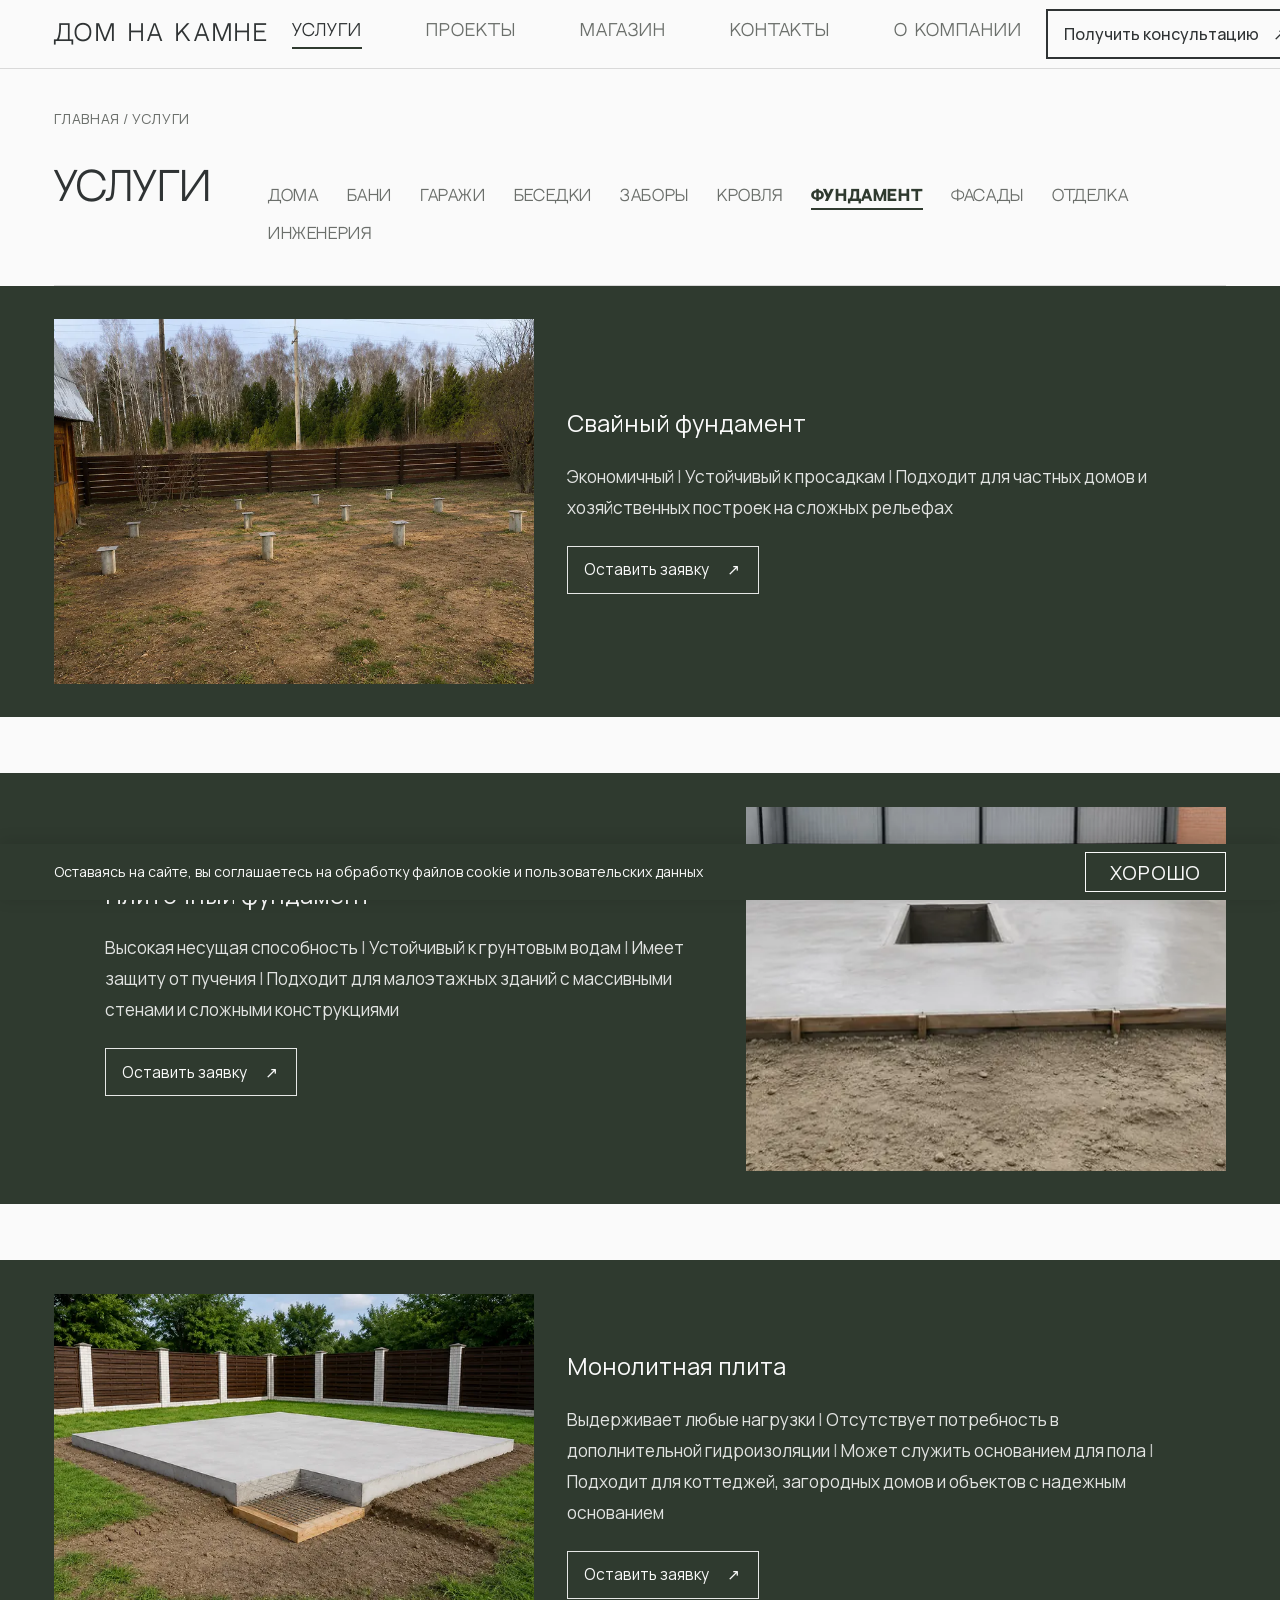
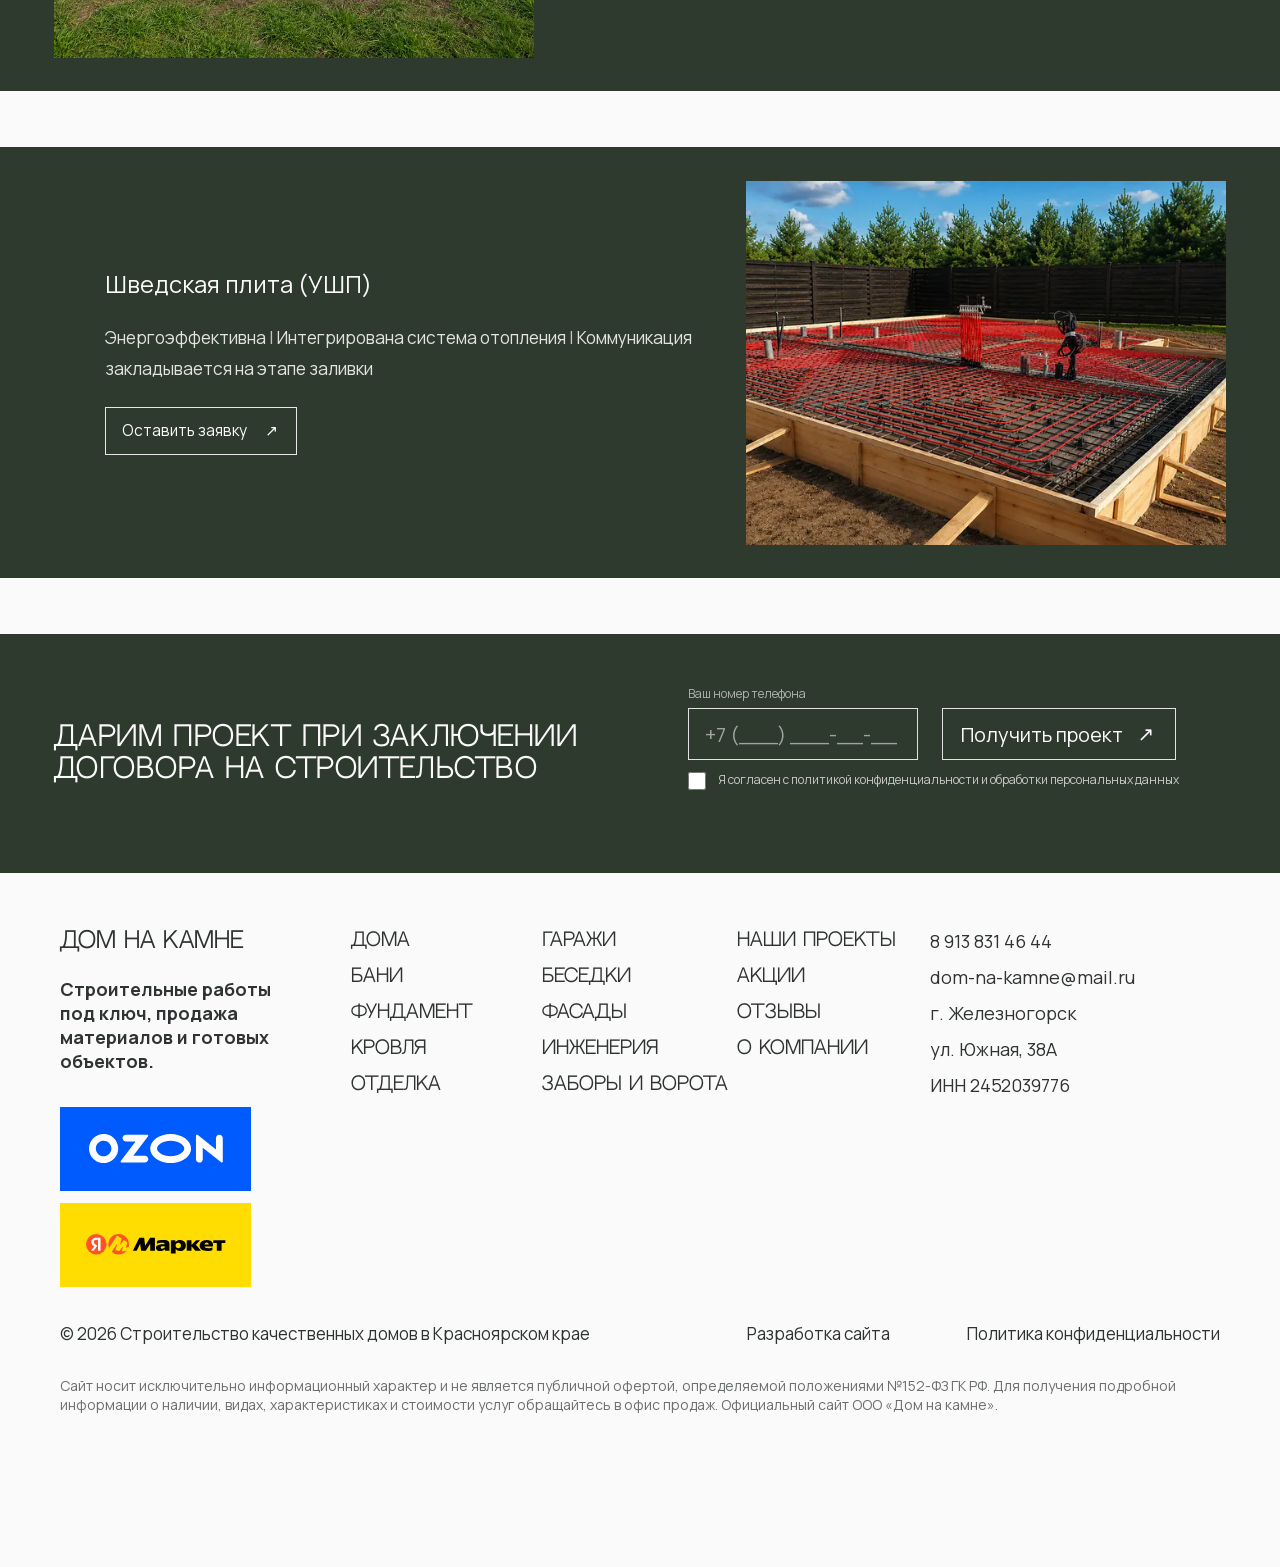
<file: services/fundament.html>
<!DOCTYPE html>
<html lang="ru">
<head>
  <meta charset="UTF-8" />
  <meta name="viewport" content="width=device-width, initial-scale=1.0" />
  <title>Фундаменты под ключ в Железногорске и Красноярском крае | Дом на камне</title>
  <meta name="description" content="Свайный и плиточный фундамент, монолитная плита, шведская плита УШП под ключ в Железногорске и Красноярском крае. Телефон: +7 913 831 46 44." />
  <link rel="canonical" href="https://dom-na-kamne.ru/services/fundament.html" />
  <meta property="og:type" content="website" />
  <meta property="og:site_name" content="Дом на камне" />
  <meta property="og:locale" content="ru_RU" />
  <meta property="og:url" content="https://dom-na-kamne.ru/services/fundament.html" />
  <meta property="og:title" content="Фундаменты под ключ в Железногорске и Красноярском крае | Дом на камне" />
  <meta property="og:description" content="Свайный и плиточный фундамент, монолитная плита, шведская плита УШП под ключ в Железногорске и Красноярском крае. Телефон: +7 913 831 46 44." />
  <meta property="og:image" content="https://dom-na-kamne.ru/assets/img/og-image.jpg" />
  <meta property="og:image:width" content="1200" />
  <meta property="og:image:height" content="630" />
  <meta name="twitter:card" content="summary_large_image" />
  <link rel="icon" href="../favicon.svg" type="image/svg+xml" />
  <link rel="preload" as="font" type="font/woff2" href="../assets/fonts/NeutralFace.woff2" crossorigin />
  <link rel="preload" as="font" type="font/woff2" href="../assets/fonts/NeutralFace-Bold.woff2" media="(min-width: 721px)" crossorigin />
  <link rel="preload" as="font" type="font/woff2" href="../assets/fonts/manrope-cyrillic.woff2" crossorigin />
  <link rel="preload" as="font" type="font/woff2" href="../assets/fonts/manrope-latin.woff2" crossorigin />
  <link rel="stylesheet" href="../design-system/fonts.css" />
  <link rel="stylesheet" href="../design-system/tokens.css?v=20261102" />
  <link rel="stylesheet" href="../styles.css?v=20261103f" />
  <link rel="stylesheet" href="service-page.css?v=20261104a" />
  <link rel="stylesheet" href="../cookies.css" />
  <!-- Yandex.Metrika counter 98889063 -->
  <script type="text/javascript">
    (function(m,e,t,r,i,k,a){m[i]=m[i]||function(){(m[i].a=m[i].a||[]).push(arguments)};
    m[i].l=1*new Date();
    for (var j = 0; j < document.scripts.length; j++) {if (document.scripts[j].src === r) { return; }}
    k=e.createElement(t),a=e.getElementsByTagName(t)[0],k.async=1,k.src=r,a.parentNode.insertBefore(k,a)})
    (window, document,'script','https://mc.yandex.ru/metrika/tag.js','ym');
    ym(98889063, 'init', {clickmap:true, trackLinks:true, accurateTrackBounce:true, webvisor:true});
  </script>
  <!-- /Yandex.Metrika counter -->

</head>
<body class="service-page" data-service="fundament">
  <noscript><div><img src="https://mc.yandex.ru/watch/98889063" style="position:absolute; left:-9999px;" alt="" /></div></noscript>
  <header class="service-header">
    <div class="service-header__inner container">
      <a class="service-header__logo" href="../index.html">Дом на камне</a>
      <nav class="service-header__nav" aria-label="Главное меню">
        <a href="../index.html#services" aria-current="page">Услуги</a>
        <a href="../index.html#projects">Проекты</a>
        <a href="../index.html#shop">Магазин</a>
        <a href="../index.html#contacts">Контакты</a>
        <a href="../index.html#about">О компании</a>
      </nav>
      <a class="service-header__cta" href="#service-lead">Получить консультацию <span class="svc__arrow" aria-hidden="true"></span></a>
    </div>
  </header>

  <main>
    <section class="service-intro">
      <div class="service-intro__inner container">
        <a class="service-breadcrumb" href="../index.html#services">Главная / Услуги</a>
        <h1 class="service-intro__heading" id="serviceHeading"><!--prerendered-->Фундаменты</h1>
        <div class="service-intro__row">
          <p class="service-intro__title">Услуги</p>
          <nav class="service-tabs service-tabs--collapsed" id="serviceTabs" aria-label="Категории услуг"><!--prerendered--><a class="service-tabs__link" href="doma.html">Дома</a><a class="service-tabs__link" href="bani.html">Бани</a><a class="service-tabs__link" href="garazhi.html">Гаражи</a><a class="service-tabs__link" href="besedki.html">Беседки</a><a class="service-tabs__link" href="zabory.html">Заборы</a><a class="service-tabs__link" href="krovlya.html">Кровля</a><a class="service-tabs__link" href="fundament.html" aria-current="page">Фундамент</a><a class="service-tabs__link" href="fasady.html">Фасады</a><a class="service-tabs__link" href="otdelka.html">Отделка</a><a class="service-tabs__link" href="inzheneriya.html">Инженерия</a><button class="service-tabs__toggle" type="button" aria-expanded="false">Посмотреть все услуги</button></nav>
        </div>
      </div>
    </section>

    <section class="service-offers" id="serviceOffers" aria-label="Виды услуги"><!--prerendered--><article class="service-card service-reveal is-visible" style="transition-delay: 0s;"><div class="service-card__inner container"><figure class="service-card__media"><img alt="Свайный фундамент" loading="eager" fetchpriority="high" decoding="async" sizes="(min-width: 1181px) 480px, calc(100vw - max(40px, 8.4vw))" srcset="../assets/img/foundation-pile-2-800.webp 800w, ../assets/img/foundation-pile-2.webp 1600w" src="../assets/img/foundation-pile-2.webp"></figure><div class="service-card__copy"><h2 class="service-card__title">Свайный фундамент</h2><ul class="service-card__list"><li>Экономичный</li><li>Устойчивый к просадкам</li><li>Подходит для частных домов и хозяйственных построек на сложных рельефах</li></ul><a class="service-card__cta" href="#service-lead" data-open-modal="app" aria-haspopup="dialog" aria-controls="appModal">Оставить заявку<span class="svc__arrow"></span></a></div></div></article><article class="service-card service-reveal is-visible" style="transition-delay: 0.04s;"><div class="service-card__inner container"><figure class="service-card__media"><img alt="Плиточный фундамент" loading="lazy" decoding="async" sizes="(min-width: 1181px) 480px, calc(100vw - max(40px, 8.4vw))" srcset="../assets/img/foundation-tile-800.webp 800w, ../assets/img/foundation-tile.webp 1600w" src="../assets/img/foundation-tile.webp"></figure><div class="service-card__copy"><h2 class="service-card__title">Плиточный фундамент</h2><ul class="service-card__list"><li>Высокая несущая способность</li><li>Устойчивый к грунтовым водам</li><li>Имеет защиту от пучения</li><li>Подходит для малоэтажных зданий с массивными стенами и сложными конструкциями</li></ul><a class="service-card__cta" href="#service-lead" data-open-modal="app" aria-haspopup="dialog" aria-controls="appModal">Оставить заявку<span class="svc__arrow"></span></a></div></div></article><article class="service-card service-reveal is-visible" style="transition-delay: 0.08s;"><div class="service-card__inner container"><figure class="service-card__media"><img alt="Монолитная плита" loading="lazy" decoding="async" sizes="(min-width: 1181px) 480px, calc(100vw - max(40px, 8.4vw))" srcset="../assets/img/foundation-slab-800.webp 800w, ../assets/img/foundation-slab.webp 1600w" src="../assets/img/foundation-slab.webp"></figure><div class="service-card__copy"><h2 class="service-card__title">Монолитная плита</h2><ul class="service-card__list"><li>Выдерживает любые нагрузки</li><li>Отсутствует потребность в дополнительной гидроизоляции</li><li>Может служить основанием для пола</li><li>Подходит для коттеджей, загородных домов и объектов с надежным основанием</li></ul><a class="service-card__cta" href="#service-lead" data-open-modal="app" aria-haspopup="dialog" aria-controls="appModal">Оставить заявку<span class="svc__arrow"></span></a></div></div></article><article class="service-card service-reveal is-visible" style="transition-delay: 0.12s;"><div class="service-card__inner container"><figure class="service-card__media"><img alt="Шведская плита с инженерными коммуникациями" loading="lazy" decoding="async" sizes="(min-width: 1181px) 480px, calc(100vw - max(40px, 8.4vw))" srcset="../assets/img/foundation-ushp-800.webp 800w, ../assets/img/foundation-ushp.webp 1600w" src="../assets/img/foundation-ushp.webp"></figure><div class="service-card__copy"><h2 class="service-card__title">Шведская плита (УШП)</h2><ul class="service-card__list"><li>Энергоэффективна</li><li>Интегрирована система отопления</li><li>Коммуникация закладывается на этапе заливки</li></ul><a class="service-card__cta" href="#service-lead" data-open-modal="app" aria-haspopup="dialog" aria-controls="appModal">Оставить заявку<span class="svc__arrow"></span></a></div></div></article></section>
    <section class="service-promo" id="servicePromo" hidden></section>
    <section class="service-trust" id="serviceTrust" hidden></section>
    <section class="service-lead" id="service-lead"><!--prerendered--><div class="service-lead__inner container"><h2 class="service-lead__title">Дарим проект при заключении договора на строительство</h2><form class="service-form service-form--lead" action="#" data-service-form=""><label class="service-form__label" for="lead-phone-fundament">Ваш номер телефона</label><div class="service-form__row"><input class="service-form__input" id="lead-phone-fundament" type="tel" placeholder="+7 (___) ___-__-__" autocomplete="tel" inputmode="tel" enterkeyhint="done" aria-label="Телефон"><button class="service-form__button" type="submit">Получить проект<span class="svc__arrow"></span></button></div><label class="service-form__consent"><input type="checkbox"><span>Я согласен с <a href="../privacy.html" target="_blank" rel="noopener">политикой конфиденциальности</a> и обработки персональных данных</span></label><p class="service-form__status" aria-live="polite"></p><input class="service-form__trap" type="text" name="lead_ref" tabindex="-1" autocomplete="off" aria-hidden="true"></form></div></section>
  </main>

  <footer class="service-footer" id="serviceFooter"><!--prerendered--><div class="service-footer__body container"><div class="service-footer__company"><a class="service-footer__logo" href="../index.html">Дом на камне</a><p class="service-footer__tagline">Строительные работы под ключ, продажа материалов и готовых объектов.</p><a class="service-footer__ozon" href="https://www.ozon.ru/seller/dom-na-kamne-4017365/" target="_blank" rel="noopener" aria-label="Магазин на OZON"><svg class="service-footer__ozon-logo" viewBox="0 0 485 106" aria-hidden="true" focusable="false"><path fill="currentColor" fill-rule="nonzero" d="M56.485 80.751c12.543-1.595 22.67-11.723 24.266-24.266 2.338-18.4-13.207-33.946-31.608-31.607C36.6 26.472 26.472 36.6 24.878 49.143c-2.34 18.401 13.207 33.947 31.607 31.608zM58.203.267c24.717 2.448 44.71 22.441 47.158 47.16 3.308 33.401-24.533 61.242-57.936 57.934-24.717-2.448-44.71-22.44-47.157-47.158C-3.042 24.801 24.8-3.04 58.203.267zm75.497 2.09h77.314c2.935 0 4.603 3.36 2.83 5.698L160.358 78.62h41.907c7.638 0 13.653 6.95 12.067 14.87-1.163 5.807-6.608 9.774-12.531 9.774h-83.963c-2.908 0-4.561-3.328-2.805-5.645l53.527-70.618h-34.396c-5.923 0-11.368-3.966-12.531-9.774-1.586-7.92 4.429-14.87 12.067-14.87zm335.513.281c7.975-1.679 15 4.36 15 12.04V99.71c0 2.967-3.426 4.622-5.751 2.778l-66.694-52.91v41.386c0 7.68-7.025 13.718-15 12.04-5.72-1.203-9.644-6.526-9.644-12.368V5.911c0-2.967 3.426-4.623 5.75-2.779l66.696 52.912-.001-41.038c0-5.843 3.927-11.165 9.644-12.368zM295.56 0c40.83 0 73.932 23.64 73.932 52.8 0 29.16-33.101 52.8-73.932 52.8-40.832 0-73.933-23.64-73.933-52.8 0-29.16 33.1-52.8 73.933-52.8zm0 24.644c-28.21 0-49.288 14.865-49.288 28.156 0 13.291 21.078 28.156 49.288 28.156 28.209 0 49.287-14.865 49.287-28.156 0-13.29-21.078-28.156-49.287-28.156z"></path></svg></a><a class="service-footer__market" href="https://market.yandex.ru/cc/ALhct3" target="_blank" rel="noopener" aria-label="Магазин на Яндекс Маркете"><svg class="service-footer__market-logo" viewBox="0 0 204 30" aria-hidden="true" focusable="false"><circle cx="15" cy="15" r="15" fill="#FF5226"></circle><path d="M17.43 24.45V8.39h-1.884c-1.358 0-2.388.288-3.088.865-.7.556-1.05 1.297-1.05 2.224 0 .7.123 1.297.37 1.791s.608.947 1.081 1.359c.474.412 1.071.865 1.792 1.359l1.791 1.204-5.25 7.259H7.238l5.004-6.795 2.347 2.1-1.853-1.174a23.446 23.446 0 01-2.656-2.007c-.742-.66-1.308-1.38-1.699-2.162-.391-.783-.587-1.699-.587-2.749 0-1.812.649-3.274 1.946-4.386 1.318-1.132 3.243-1.698 5.775-1.698h5.59v18.87H17.43z" fill="#fff"></path><path d="M47.555 30c-8.275 0-15-6.699-15-14.973C32.555 6.752 39.28 0 47.555 0c8.274 0 15 6.752 15 15.027 0 8.274-6.726 14.973-15 14.973z" fill="#FF5226"></path><path d="M45.232 2.03L28.498 28.14h7.671l9.667-15.05-.236-.107-2.68 10.77 5.674 1 5.832-7.33-.316-.157-1.97 8.326 12.363-2.356-2.522-4.154-4.456 1.02.526.605 2.075-8.695-4.834-3.232-6.33 7.96.315.158 2.6-10.43-6.645-4.438z" fill="#FFDD00"></path><path d="M68.305 24.45l9.327-18.87h7.103l1.452 11.489 7.196-11.49h7.042V24.45h-6.887V14.32l-6.394 10.13h-6.887L78.93 14.227 73.864 24.45h-5.56zm53.276-3.737c0 .639.011 1.267.031 1.884.021.618.062 1.225.124 1.822h-6.394a5.371 5.371 0 01-.37-.926 6.529 6.529 0 01-.247-1.297c-.659.782-1.493 1.43-2.502 1.945-.988.495-2.399.742-4.231.742-1.853 0-3.336-.433-4.448-1.297-1.091-.865-1.636-2.018-1.636-3.46 0-1.338.38-2.367 1.142-3.088.783-.741 1.997-1.256 3.645-1.544 1.647-.31 3.757-.464 6.331-.464h1.606v-.34c0-.658-.278-1.163-.834-1.513-.556-.35-1.596-.525-3.119-.525-1.503 0-2.903.196-4.201.587-1.276.37-2.316.741-3.119 1.112v-4.139c.906-.33 2.121-.659 3.645-.988 1.544-.35 3.304-.525 5.281-.525 1.997 0 3.685.185 5.065.556 1.38.35 2.43.957 3.15 1.822.721.844 1.081 2.018 1.081 3.521v6.115zm2.1-11.55h6.394l.37 2.624c.783-1.029 1.719-1.78 2.811-2.254 1.091-.474 2.347-.71 3.768-.71 1.606 0 3.047.288 4.324.864a6.824 6.824 0 013.026 2.626c.742 1.173 1.112 2.656 1.112 4.447s-.37 3.284-1.112 4.478c-.72 1.174-1.729 2.06-3.026 2.656-1.298.598-2.78.896-4.448.896a9.387 9.387 0 01-3.49-.649c-1.071-.452-1.997-1.163-2.779-2.13v6.424h-6.95V9.162zm41.942 7.597c0-1.524.412-2.883 1.236-4.077.844-1.194 2.038-2.13 3.582-2.81 1.565-.7 3.408-1.05 5.529-1.05 2.203 0 4.046.38 5.528 1.142 1.503.762 2.553 1.843 3.15 3.243.618 1.4.7 3.058.247 4.973h-12.199c.247.885.793 1.554 1.637 2.007.865.433 2.141.649 3.829.649 1.174 0 2.265-.103 3.274-.31a29.001 29.001 0 002.811-.771v3.675c-.886.412-1.874.741-2.965.988-1.071.247-2.481.371-4.231.371-3.851 0-6.723-.71-8.617-2.131-1.874-1.441-2.811-3.408-2.811-5.9zm19.859-7.598h17.636v3.954h-5.498v11.303h-6.949V13.116h-5.189V9.162zm-38.668 0h6.949v6.918l6.579-6.918h5.992l-6.116 6.362 7.382 8.895h-8.401l-5.436-6.733v6.733h-6.949V9.162zm29.187 3.12c-.948 0-1.699.278-2.255.834-.556.535-.916 1.225-1.081 2.069h6.115c-.02-.844-.247-1.534-.679-2.07-.433-.555-1.133-.833-2.1-.833zm-37.618 4.478c0-1.236-.34-2.214-1.02-2.934-.658-.741-1.606-1.112-2.841-1.112-1.132 0-2.08.35-2.841 1.05-.762.68-1.143 1.678-1.143 2.996s.37 2.337 1.112 3.058c.762.7 1.719 1.05 2.872 1.05 1.277 0 2.234-.371 2.872-1.112.659-.741.989-1.74.989-2.996zm-23.751 1.08h-1.575c-1.503 0-2.584.125-3.243.372-.638.247-.957.72-.957 1.42 0 .597.206 1.04.617 1.328.433.268.947.402 1.545.402.906 0 1.647-.165 2.223-.494.597-.35 1.061-.752 1.39-1.205v-1.822z" fill="#000"></path></svg></a></div><nav class="service-footer__nav" aria-label="Услуги - часть 1"><a href="doma.html">Дома</a><a href="bani.html">Бани</a><a href="fundament.html">Фундамент</a><a href="krovlya.html">Кровля</a><a href="otdelka.html">Отделка</a></nav><nav class="service-footer__nav" aria-label="Услуги - часть 2"><a href="garazhi.html">Гаражи</a><a href="besedki.html">Беседки</a><a href="fasady.html">Фасады</a><a href="inzheneriya.html">Инженерия</a><a href="zabory.html">Заборы и ворота</a></nav><nav class="service-footer__nav" aria-label="Разделы сайта"><a href="../index.html#projects">Наши проекты</a><a href="../index.html#banya">Акции</a><a href="../index.html#reviews">Отзывы</a><a href="../index.html#about">О компании</a></nav><address class="service-footer__contacts"><a href="tel:+79138314644">8 913 831 46 44</a><a href="mailto:dom-na-kamne@mail.ru">dom-na-kamne@mail.ru</a><span>г. Железногорск</span><span>ул. Южная, 38А</span><span class="service-footer__inn">ИНН 2452039776</span></address></div><div class="service-footer__bottom container"><span class="service-footer__copyright">© 2026 Строительство качественных домов в Красноярском крае</span><a class="service-footer__legal-link" href="https://moontahaj.com" target="_blank" rel="noopener">Разработка сайта</a><a href="../privacy.html" class="service-footer__legal-link">Политика конфиденциальности</a></div><p class="service-footer__disclaimer container">Сайт носит исключительно информационный характер и не является публичной офертой, определяемой положениями №152-ФЗ ГК РФ. Для получения подробной информации о наличии, видах, характеристиках и стоимости услуг обращайтесь в офис продаж. Официальный сайт ООО «Дом на камне».</p></footer>
  <button class="service-scrolltop" type="button" aria-label="Наверх">↑</button>

  <script src="service-data.js?v=20261103"></script>
  <script src="service-page.js?v=20261105"></script>
  <div class="cookies-banner" id="cookiesBanner" role="dialog" aria-label="Уведомление о cookie" hidden>
    <div class="cookies-banner__inner container">
      <p class="cookies-banner__text">Оставаясь на сайте, вы соглашаетесь на обработку файлов cookie и пользовательских данных</p>
      <button type="button" class="cookies-banner__button">Хорошо</button>
    </div>
  </div>
  <script src="../cookies.js" defer></script>


</body>
</html>
</file>
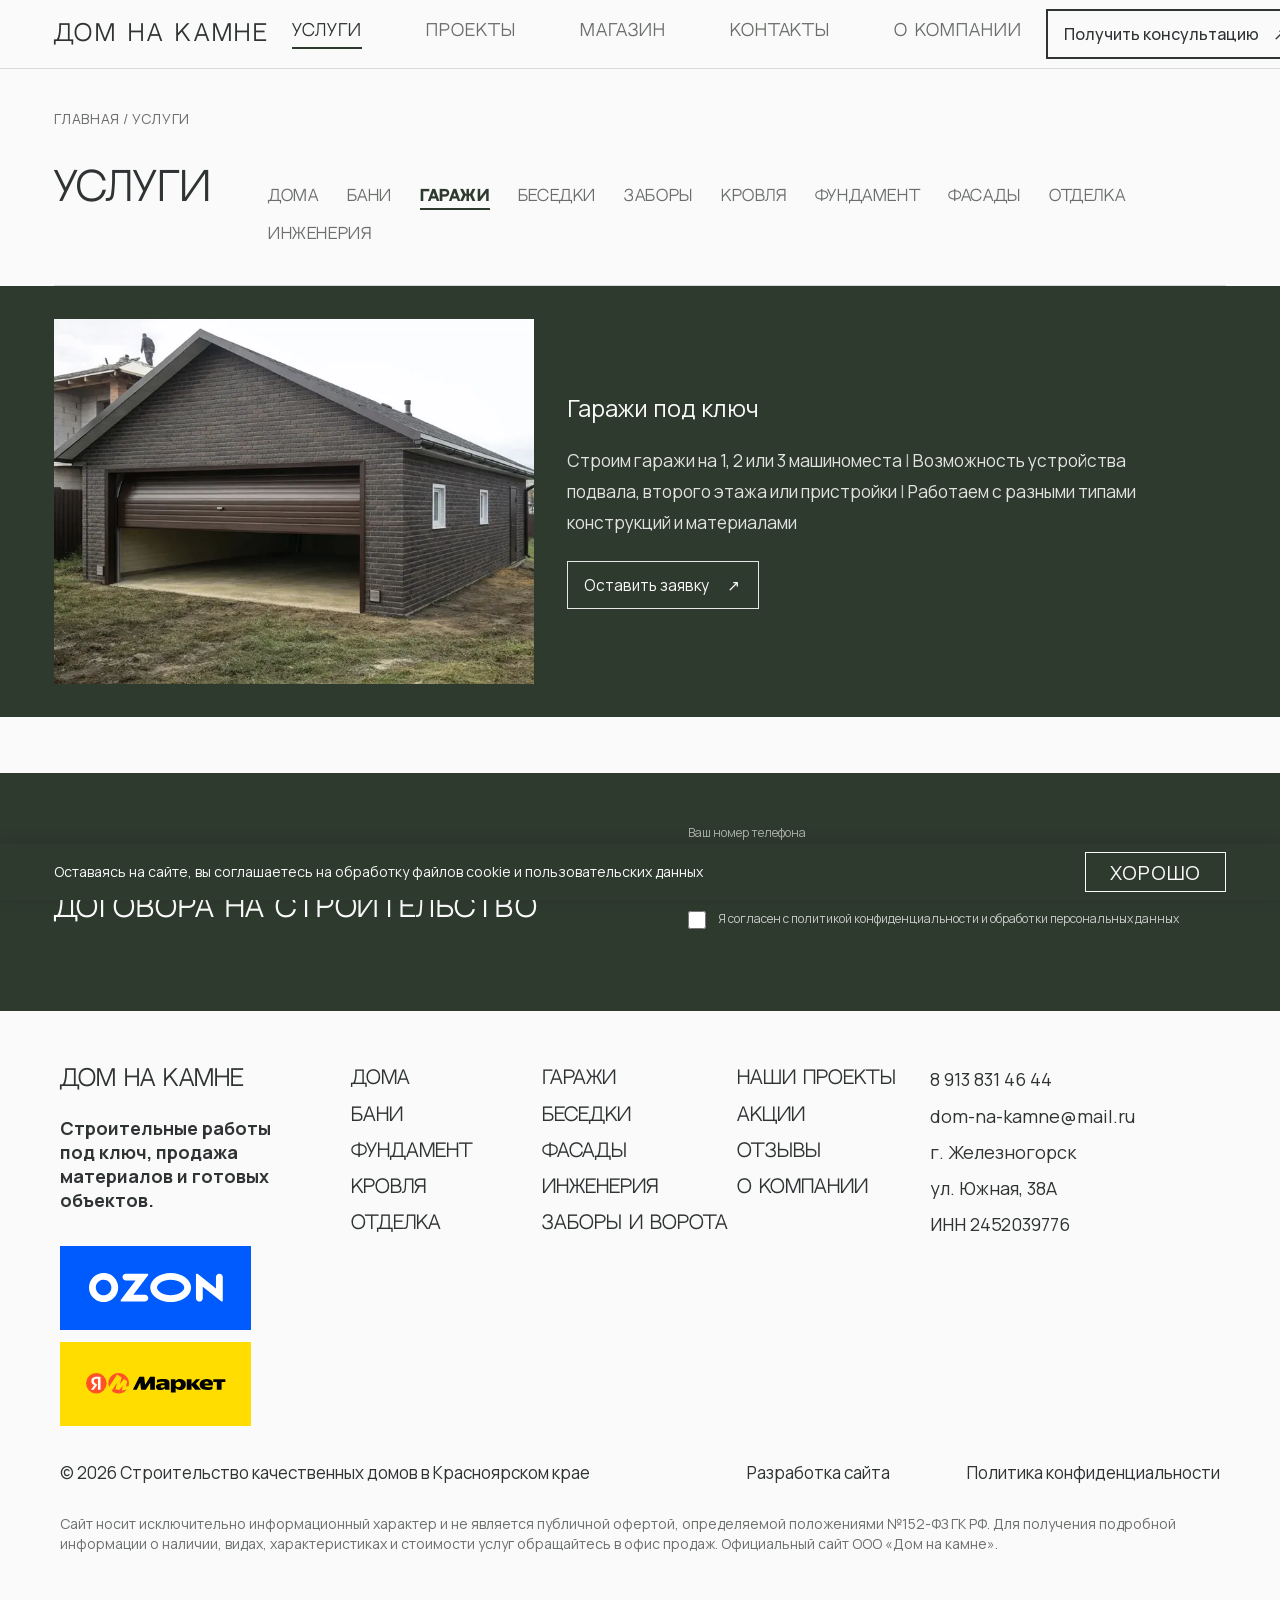
<file: services/garazhi.html>
<!DOCTYPE html>
<html lang="ru">
<head>
  <meta charset="UTF-8" />
  <meta name="viewport" content="width=device-width, initial-scale=1.0" />
  <title>Строительство гаражей под ключ в Железногорске и Красноярском крае | Дом на камне</title>
  <meta name="description" content="Строительство гаражей под ключ в Железногорске и Красноярском крае. Проект, материалы и монтаж. Телефон: +7 913 831 46 44." />
  <link rel="canonical" href="https://dom-na-kamne.ru/services/garazhi.html" />
  <meta property="og:type" content="website" />
  <meta property="og:site_name" content="Дом на камне" />
  <meta property="og:locale" content="ru_RU" />
  <meta property="og:url" content="https://dom-na-kamne.ru/services/garazhi.html" />
  <meta property="og:title" content="Строительство гаражей под ключ в Железногорске и Красноярском крае | Дом на камне" />
  <meta property="og:description" content="Строительство гаражей под ключ в Железногорске и Красноярском крае. Проект, материалы и монтаж. Телефон: +7 913 831 46 44." />
  <meta property="og:image" content="https://dom-na-kamne.ru/assets/img/og-image.jpg" />
  <meta property="og:image:width" content="1200" />
  <meta property="og:image:height" content="630" />
  <meta name="twitter:card" content="summary_large_image" />
  <link rel="icon" href="../favicon.svg" type="image/svg+xml" />
  <link rel="preload" as="font" type="font/woff2" href="../assets/fonts/NeutralFace.woff2" crossorigin />
  <link rel="preload" as="font" type="font/woff2" href="../assets/fonts/NeutralFace-Bold.woff2" crossorigin />
  <link rel="preload" as="font" type="font/woff2" href="../assets/fonts/manrope-cyrillic.woff2" crossorigin />
  <link rel="preload" as="font" type="font/woff2" href="../assets/fonts/manrope-latin.woff2" crossorigin />
  <link rel="stylesheet" href="../design-system/fonts.css" />
  <link rel="stylesheet" href="../design-system/tokens.css?v=20261102" />
  <link rel="stylesheet" href="../styles.css?v=20261103f" />
  <link rel="stylesheet" href="service-page.css?v=20261104a" />
  <link rel="stylesheet" href="../cookies.css" />
  <!-- Yandex.Metrika counter 98889063 -->
  <script type="text/javascript">
    (function(m,e,t,r,i,k,a){m[i]=m[i]||function(){(m[i].a=m[i].a||[]).push(arguments)};
    m[i].l=1*new Date();
    for (var j = 0; j < document.scripts.length; j++) {if (document.scripts[j].src === r) { return; }}
    k=e.createElement(t),a=e.getElementsByTagName(t)[0],k.async=1,k.src=r,a.parentNode.insertBefore(k,a)})
    (window, document,'script','https://mc.yandex.ru/metrika/tag.js','ym');
    ym(98889063, 'init', {clickmap:true, trackLinks:true, accurateTrackBounce:true, webvisor:true});
  </script>
  <!-- /Yandex.Metrika counter -->

</head>
<body class="service-page" data-service="garazhi">
  <noscript><div><img src="https://mc.yandex.ru/watch/98889063" style="position:absolute; left:-9999px;" alt="" /></div></noscript>
  <header class="service-header">
    <div class="service-header__inner container">
      <a class="service-header__logo" href="../index.html">Дом на камне</a>
      <nav class="service-header__nav" aria-label="Главное меню">
        <a href="../index.html#services" aria-current="page">Услуги</a>
        <a href="../index.html#projects">Проекты</a>
        <a href="../index.html#shop">Магазин</a>
        <a href="../index.html#contacts">Контакты</a>
        <a href="../index.html#about">О компании</a>
      </nav>
      <a class="service-header__cta" href="#service-lead">Получить консультацию <span class="svc__arrow" aria-hidden="true"></span></a>
    </div>
  </header>

  <main>
    <section class="service-intro">
      <div class="service-intro__inner container">
        <a class="service-breadcrumb" href="../index.html#services">Главная / Услуги</a>
        <h1 class="service-intro__heading" id="serviceHeading"><!--prerendered-->Гаражи под ключ</h1>
        <div class="service-intro__row">
          <p class="service-intro__title">Услуги</p>
          <nav class="service-tabs service-tabs--collapsed" id="serviceTabs" aria-label="Категории услуг"><!--prerendered--><a class="service-tabs__link" href="doma.html">Дома</a><a class="service-tabs__link" href="bani.html">Бани</a><a class="service-tabs__link" href="garazhi.html" aria-current="page">Гаражи</a><a class="service-tabs__link" href="besedki.html">Беседки</a><a class="service-tabs__link" href="zabory.html">Заборы</a><a class="service-tabs__link" href="krovlya.html">Кровля</a><a class="service-tabs__link" href="fundament.html">Фундамент</a><a class="service-tabs__link" href="fasady.html">Фасады</a><a class="service-tabs__link" href="otdelka.html">Отделка</a><a class="service-tabs__link" href="inzheneriya.html">Инженерия</a><button class="service-tabs__toggle" type="button" aria-expanded="false">Посмотреть все услуги</button></nav>
        </div>
      </div>
    </section>

    <section class="service-offers" id="serviceOffers" aria-label="Виды услуги"><!--prerendered--><article class="service-card service-reveal is-visible" style="transition-delay: 0s;"><div class="service-card__inner container"><figure class="service-card__media"><img alt="Гараж на загородном участке" loading="eager" fetchpriority="high" decoding="async" sizes="(min-width: 1181px) 480px, calc(100vw - max(40px, 8.4vw))" srcset="../assets/img/garage-800.webp 800w, ../assets/img/garage.webp 1600w" src="../assets/img/garage.webp"></figure><div class="service-card__copy"><h2 class="service-card__title">Гаражи под ключ</h2><ul class="service-card__list"><li>Строим гаражи на 1, 2 или 3 машиноместа</li><li>Возможность устройства подвала, второго этажа или пристройки</li><li>Работаем с разными типами конструкций и материалами</li></ul><a class="service-card__cta" href="#service-lead" data-open-modal="app" aria-haspopup="dialog" aria-controls="appModal">Оставить заявку<span class="svc__arrow"></span></a></div></div></article></section>
    <section class="service-promo" id="servicePromo" hidden></section>
    <section class="service-trust" id="serviceTrust" hidden></section>
    <section class="service-lead" id="service-lead"><!--prerendered--><div class="service-lead__inner container"><h2 class="service-lead__title">Дарим проект при заключении договора на строительство</h2><form class="service-form service-form--lead" action="#" data-service-form=""><label class="service-form__label" for="lead-phone-garazhi">Ваш номер телефона</label><div class="service-form__row"><input class="service-form__input" id="lead-phone-garazhi" type="tel" placeholder="+7 (___) ___-__-__" autocomplete="tel" inputmode="tel" enterkeyhint="done" aria-label="Телефон"><button class="service-form__button" type="submit">Получить проект<span class="svc__arrow"></span></button></div><label class="service-form__consent"><input type="checkbox"><span>Я согласен с <a href="../privacy.html" target="_blank" rel="noopener">политикой конфиденциальности</a> и обработки персональных данных</span></label><p class="service-form__status" aria-live="polite"></p><input class="service-form__trap" type="text" name="lead_ref" tabindex="-1" autocomplete="off" aria-hidden="true"></form></div></section>
  </main>

  <footer class="service-footer" id="serviceFooter"><!--prerendered--><div class="service-footer__body container"><div class="service-footer__company"><a class="service-footer__logo" href="../index.html">Дом на камне</a><p class="service-footer__tagline">Строительные работы под ключ, продажа материалов и готовых объектов.</p><a class="service-footer__ozon" href="https://www.ozon.ru/seller/dom-na-kamne-4017365/" target="_blank" rel="noopener" aria-label="Магазин на OZON"><svg class="service-footer__ozon-logo" viewBox="0 0 485 106" aria-hidden="true" focusable="false"><path fill="currentColor" fill-rule="nonzero" d="M56.485 80.751c12.543-1.595 22.67-11.723 24.266-24.266 2.338-18.4-13.207-33.946-31.608-31.607C36.6 26.472 26.472 36.6 24.878 49.143c-2.34 18.401 13.207 33.947 31.607 31.608zM58.203.267c24.717 2.448 44.71 22.441 47.158 47.16 3.308 33.401-24.533 61.242-57.936 57.934-24.717-2.448-44.71-22.44-47.157-47.158C-3.042 24.801 24.8-3.04 58.203.267zm75.497 2.09h77.314c2.935 0 4.603 3.36 2.83 5.698L160.358 78.62h41.907c7.638 0 13.653 6.95 12.067 14.87-1.163 5.807-6.608 9.774-12.531 9.774h-83.963c-2.908 0-4.561-3.328-2.805-5.645l53.527-70.618h-34.396c-5.923 0-11.368-3.966-12.531-9.774-1.586-7.92 4.429-14.87 12.067-14.87zm335.513.281c7.975-1.679 15 4.36 15 12.04V99.71c0 2.967-3.426 4.622-5.751 2.778l-66.694-52.91v41.386c0 7.68-7.025 13.718-15 12.04-5.72-1.203-9.644-6.526-9.644-12.368V5.911c0-2.967 3.426-4.623 5.75-2.779l66.696 52.912-.001-41.038c0-5.843 3.927-11.165 9.644-12.368zM295.56 0c40.83 0 73.932 23.64 73.932 52.8 0 29.16-33.101 52.8-73.932 52.8-40.832 0-73.933-23.64-73.933-52.8 0-29.16 33.1-52.8 73.933-52.8zm0 24.644c-28.21 0-49.288 14.865-49.288 28.156 0 13.291 21.078 28.156 49.288 28.156 28.209 0 49.287-14.865 49.287-28.156 0-13.29-21.078-28.156-49.287-28.156z"></path></svg></a><a class="service-footer__market" href="https://market.yandex.ru/cc/ALhct3" target="_blank" rel="noopener" aria-label="Магазин на Яндекс Маркете"><svg class="service-footer__market-logo" viewBox="0 0 204 30" aria-hidden="true" focusable="false"><circle cx="15" cy="15" r="15" fill="#FF5226"></circle><path d="M17.43 24.45V8.39h-1.884c-1.358 0-2.388.288-3.088.865-.7.556-1.05 1.297-1.05 2.224 0 .7.123 1.297.37 1.791s.608.947 1.081 1.359c.474.412 1.071.865 1.792 1.359l1.791 1.204-5.25 7.259H7.238l5.004-6.795 2.347 2.1-1.853-1.174a23.446 23.446 0 01-2.656-2.007c-.742-.66-1.308-1.38-1.699-2.162-.391-.783-.587-1.699-.587-2.749 0-1.812.649-3.274 1.946-4.386 1.318-1.132 3.243-1.698 5.775-1.698h5.59v18.87H17.43z" fill="#fff"></path><path d="M47.555 30c-8.275 0-15-6.699-15-14.973C32.555 6.752 39.28 0 47.555 0c8.274 0 15 6.752 15 15.027 0 8.274-6.726 14.973-15 14.973z" fill="#FF5226"></path><path d="M45.232 2.03L28.498 28.14h7.671l9.667-15.05-.236-.107-2.68 10.77 5.674 1 5.832-7.33-.316-.157-1.97 8.326 12.363-2.356-2.522-4.154-4.456 1.02.526.605 2.075-8.695-4.834-3.232-6.33 7.96.315.158 2.6-10.43-6.645-4.438z" fill="#FFDD00"></path><path d="M68.305 24.45l9.327-18.87h7.103l1.452 11.489 7.196-11.49h7.042V24.45h-6.887V14.32l-6.394 10.13h-6.887L78.93 14.227 73.864 24.45h-5.56zm53.276-3.737c0 .639.011 1.267.031 1.884.021.618.062 1.225.124 1.822h-6.394a5.371 5.371 0 01-.37-.926 6.529 6.529 0 01-.247-1.297c-.659.782-1.493 1.43-2.502 1.945-.988.495-2.399.742-4.231.742-1.853 0-3.336-.433-4.448-1.297-1.091-.865-1.636-2.018-1.636-3.46 0-1.338.38-2.367 1.142-3.088.783-.741 1.997-1.256 3.645-1.544 1.647-.31 3.757-.464 6.331-.464h1.606v-.34c0-.658-.278-1.163-.834-1.513-.556-.35-1.596-.525-3.119-.525-1.503 0-2.903.196-4.201.587-1.276.37-2.316.741-3.119 1.112v-4.139c.906-.33 2.121-.659 3.645-.988 1.544-.35 3.304-.525 5.281-.525 1.997 0 3.685.185 5.065.556 1.38.35 2.43.957 3.15 1.822.721.844 1.081 2.018 1.081 3.521v6.115zm2.1-11.55h6.394l.37 2.624c.783-1.029 1.719-1.78 2.811-2.254 1.091-.474 2.347-.71 3.768-.71 1.606 0 3.047.288 4.324.864a6.824 6.824 0 013.026 2.626c.742 1.173 1.112 2.656 1.112 4.447s-.37 3.284-1.112 4.478c-.72 1.174-1.729 2.06-3.026 2.656-1.298.598-2.78.896-4.448.896a9.387 9.387 0 01-3.49-.649c-1.071-.452-1.997-1.163-2.779-2.13v6.424h-6.95V9.162zm41.942 7.597c0-1.524.412-2.883 1.236-4.077.844-1.194 2.038-2.13 3.582-2.81 1.565-.7 3.408-1.05 5.529-1.05 2.203 0 4.046.38 5.528 1.142 1.503.762 2.553 1.843 3.15 3.243.618 1.4.7 3.058.247 4.973h-12.199c.247.885.793 1.554 1.637 2.007.865.433 2.141.649 3.829.649 1.174 0 2.265-.103 3.274-.31a29.001 29.001 0 002.811-.771v3.675c-.886.412-1.874.741-2.965.988-1.071.247-2.481.371-4.231.371-3.851 0-6.723-.71-8.617-2.131-1.874-1.441-2.811-3.408-2.811-5.9zm19.859-7.598h17.636v3.954h-5.498v11.303h-6.949V13.116h-5.189V9.162zm-38.668 0h6.949v6.918l6.579-6.918h5.992l-6.116 6.362 7.382 8.895h-8.401l-5.436-6.733v6.733h-6.949V9.162zm29.187 3.12c-.948 0-1.699.278-2.255.834-.556.535-.916 1.225-1.081 2.069h6.115c-.02-.844-.247-1.534-.679-2.07-.433-.555-1.133-.833-2.1-.833zm-37.618 4.478c0-1.236-.34-2.214-1.02-2.934-.658-.741-1.606-1.112-2.841-1.112-1.132 0-2.08.35-2.841 1.05-.762.68-1.143 1.678-1.143 2.996s.37 2.337 1.112 3.058c.762.7 1.719 1.05 2.872 1.05 1.277 0 2.234-.371 2.872-1.112.659-.741.989-1.74.989-2.996zm-23.751 1.08h-1.575c-1.503 0-2.584.125-3.243.372-.638.247-.957.72-.957 1.42 0 .597.206 1.04.617 1.328.433.268.947.402 1.545.402.906 0 1.647-.165 2.223-.494.597-.35 1.061-.752 1.39-1.205v-1.822z" fill="#000"></path></svg></a></div><nav class="service-footer__nav" aria-label="Услуги - часть 1"><a href="doma.html">Дома</a><a href="bani.html">Бани</a><a href="fundament.html">Фундамент</a><a href="krovlya.html">Кровля</a><a href="otdelka.html">Отделка</a></nav><nav class="service-footer__nav" aria-label="Услуги - часть 2"><a href="garazhi.html">Гаражи</a><a href="besedki.html">Беседки</a><a href="fasady.html">Фасады</a><a href="inzheneriya.html">Инженерия</a><a href="zabory.html">Заборы и ворота</a></nav><nav class="service-footer__nav" aria-label="Разделы сайта"><a href="../index.html#projects">Наши проекты</a><a href="../index.html#banya">Акции</a><a href="../index.html#reviews">Отзывы</a><a href="../index.html#about">О компании</a></nav><address class="service-footer__contacts"><a href="tel:+79138314644">8 913 831 46 44</a><a href="mailto:dom-na-kamne@mail.ru">dom-na-kamne@mail.ru</a><span>г. Железногорск</span><span>ул. Южная, 38А</span><span class="service-footer__inn">ИНН 2452039776</span></address></div><div class="service-footer__bottom container"><span class="service-footer__copyright">© 2026 Строительство качественных домов в Красноярском крае</span><a class="service-footer__legal-link" href="https://moontahaj.com" target="_blank" rel="noopener">Разработка сайта</a><a href="../privacy.html" class="service-footer__legal-link">Политика конфиденциальности</a></div><p class="service-footer__disclaimer container">Сайт носит исключительно информационный характер и не является публичной офертой, определяемой положениями №152-ФЗ ГК РФ. Для получения подробной информации о наличии, видах, характеристиках и стоимости услуг обращайтесь в офис продаж. Официальный сайт ООО «Дом на камне».</p></footer>
  <button class="service-scrolltop" type="button" aria-label="Наверх">↑</button>

  <script src="service-data.js?v=20261103"></script>
  <script src="service-page.js?v=20261105"></script>
  <div class="cookies-banner" id="cookiesBanner" role="dialog" aria-label="Уведомление о cookie" hidden>
    <div class="cookies-banner__inner container">
      <p class="cookies-banner__text">Оставаясь на сайте, вы соглашаетесь на обработку файлов cookie и пользовательских данных</p>
      <button type="button" class="cookies-banner__button">Хорошо</button>
    </div>
  </div>
  <script src="../cookies.js" defer></script>


</body>
</html>
</file>
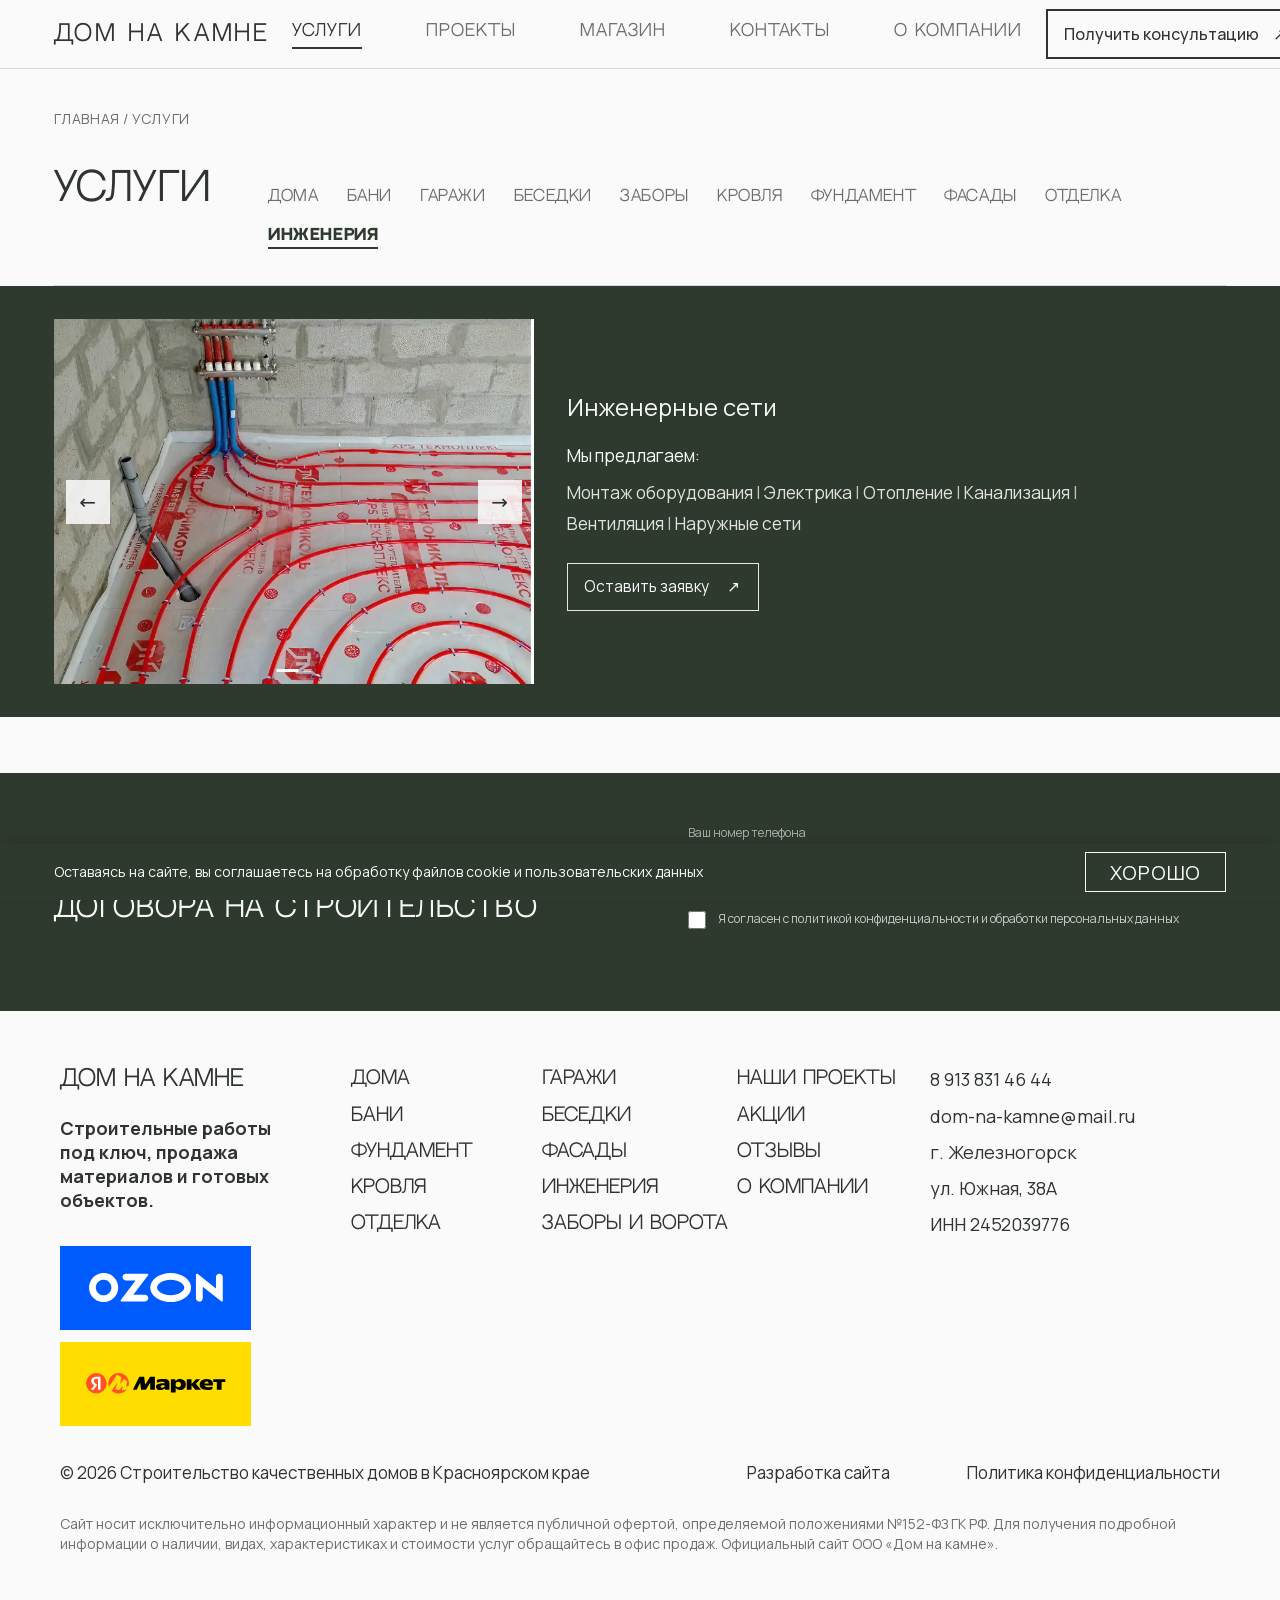
<file: services/inzheneriya.html>
<!DOCTYPE html>
<html lang="ru">
<head>
  <meta charset="UTF-8" />
  <meta name="viewport" content="width=device-width, initial-scale=1.0" />
  <title>Инженерные сети под ключ в Железногорске и Красноярском крае | Дом на камне</title>
  <meta name="description" content="Проектирование и монтаж инженерных сетей под ключ в Железногорске и Красноярском крае. Телефон: +7 913 831 46 44." />
  <link rel="canonical" href="https://dom-na-kamne.ru/services/inzheneriya.html" />
  <meta property="og:type" content="website" />
  <meta property="og:site_name" content="Дом на камне" />
  <meta property="og:locale" content="ru_RU" />
  <meta property="og:url" content="https://dom-na-kamne.ru/services/inzheneriya.html" />
  <meta property="og:title" content="Инженерные сети под ключ в Железногорске и Красноярском крае | Дом на камне" />
  <meta property="og:description" content="Проектирование и монтаж инженерных сетей под ключ в Железногорске и Красноярском крае. Телефон: +7 913 831 46 44." />
  <meta property="og:image" content="https://dom-na-kamne.ru/assets/img/og-image.jpg" />
  <meta property="og:image:width" content="1200" />
  <meta property="og:image:height" content="630" />
  <meta name="twitter:card" content="summary_large_image" />
  <link rel="icon" href="../favicon.svg" type="image/svg+xml" />
  <link rel="preload" as="font" type="font/woff2" href="../assets/fonts/NeutralFace.woff2" crossorigin />
  <link rel="preload" as="font" type="font/woff2" href="../assets/fonts/NeutralFace-Bold.woff2" media="(min-width: 721px)" crossorigin />
  <link rel="preload" as="font" type="font/woff2" href="../assets/fonts/manrope-cyrillic.woff2" crossorigin />
  <link rel="preload" as="font" type="font/woff2" href="../assets/fonts/manrope-latin.woff2" crossorigin />
  <link rel="stylesheet" href="../design-system/fonts.css" />
  <link rel="stylesheet" href="../design-system/tokens.css?v=20261102" />
  <link rel="stylesheet" href="../styles.css?v=20261103f" />
  <link rel="stylesheet" href="service-page.css?v=20261104a" />
  <link rel="stylesheet" href="../cookies.css" />
  <!-- Yandex.Metrika counter 98889063 -->
  <script type="text/javascript">
    (function(m,e,t,r,i,k,a){m[i]=m[i]||function(){(m[i].a=m[i].a||[]).push(arguments)};
    m[i].l=1*new Date();
    for (var j = 0; j < document.scripts.length; j++) {if (document.scripts[j].src === r) { return; }}
    k=e.createElement(t),a=e.getElementsByTagName(t)[0],k.async=1,k.src=r,a.parentNode.insertBefore(k,a)})
    (window, document,'script','https://mc.yandex.ru/metrika/tag.js','ym');
    ym(98889063, 'init', {clickmap:true, trackLinks:true, accurateTrackBounce:true, webvisor:true});
  </script>
  <!-- /Yandex.Metrika counter -->

</head>
<body class="service-page" data-service="inzheneriya">
  <noscript><div><img src="https://mc.yandex.ru/watch/98889063" style="position:absolute; left:-9999px;" alt="" /></div></noscript>
  <header class="service-header">
    <div class="service-header__inner container">
      <a class="service-header__logo" href="../index.html">Дом на камне</a>
      <nav class="service-header__nav" aria-label="Главное меню">
        <a href="../index.html#services" aria-current="page">Услуги</a>
        <a href="../index.html#projects">Проекты</a>
        <a href="../index.html#shop">Магазин</a>
        <a href="../index.html#contacts">Контакты</a>
        <a href="../index.html#about">О компании</a>
      </nav>
      <a class="service-header__cta" href="#service-lead">Получить консультацию <span class="svc__arrow" aria-hidden="true"></span></a>
    </div>
  </header>

  <main>
    <section class="service-intro">
      <div class="service-intro__inner container">
        <a class="service-breadcrumb" href="../index.html#services">Главная / Услуги</a>
        <h1 class="service-intro__heading" id="serviceHeading"><!--prerendered-->Инженерные сети</h1>
        <div class="service-intro__row">
          <p class="service-intro__title">Услуги</p>
          <nav class="service-tabs service-tabs--collapsed" id="serviceTabs" aria-label="Категории услуг"><!--prerendered--><a class="service-tabs__link" href="doma.html">Дома</a><a class="service-tabs__link" href="bani.html">Бани</a><a class="service-tabs__link" href="garazhi.html">Гаражи</a><a class="service-tabs__link" href="besedki.html">Беседки</a><a class="service-tabs__link" href="zabory.html">Заборы</a><a class="service-tabs__link" href="krovlya.html">Кровля</a><a class="service-tabs__link" href="fundament.html">Фундамент</a><a class="service-tabs__link" href="fasady.html">Фасады</a><a class="service-tabs__link" href="otdelka.html">Отделка</a><a class="service-tabs__link" href="inzheneriya.html" aria-current="page">Инженерия</a><button class="service-tabs__toggle" type="button" aria-expanded="false">Посмотреть все услуги</button></nav>
        </div>
      </div>
    </section>

    <section class="service-offers" id="serviceOffers" aria-label="Виды услуги"><!--prerendered--><article class="service-card service-reveal is-visible" style="transition-delay: 0s;"><div class="service-card__inner container"><figure class="service-card__media" data-carousel="true" data-index="0" data-images="../assets/img/engineering-2.webp|../assets/img/engineering-1.webp"><img alt="Инженерные системы в доме" loading="eager" fetchpriority="high" decoding="async" sizes="(min-width: 1181px) 480px, calc(100vw - max(40px, 8.4vw))" srcset="../assets/img/engineering-2-800.webp 800w, ../assets/img/engineering-2.webp 1600w" src="../assets/img/engineering-2.webp"><button class="service-card__control service-card__control--prev" type="button" aria-label="Предыдущее изображение">←</button><button class="service-card__control service-card__control--next" type="button" aria-label="Следующее изображение">→</button><div class="service-card__dots"><button class="service-card__dot" type="button" aria-label="Изображение 1" aria-current="true"></button><button class="service-card__dot" type="button" aria-label="Изображение 2"></button></div></figure><div class="service-card__copy"><h2 class="service-card__title">Инженерные сети</h2><p class="service-card__intro">Мы предлагаем:</p><ul class="service-card__list"><li>Монтаж оборудования</li><li>Электрика</li><li>Отопление</li><li>Канализация</li><li>Вентиляция</li><li>Наружные сети</li></ul><a class="service-card__cta" href="#service-lead" data-open-modal="app" aria-haspopup="dialog" aria-controls="appModal">Оставить заявку<span class="svc__arrow"></span></a></div></div></article></section>
    <section class="service-promo" id="servicePromo" hidden></section>
    <section class="service-trust" id="serviceTrust" hidden></section>
    <section class="service-lead" id="service-lead"><!--prerendered--><div class="service-lead__inner container"><h2 class="service-lead__title">Дарим проект при заключении договора на строительство</h2><form class="service-form service-form--lead" action="#" data-service-form=""><label class="service-form__label" for="lead-phone-inzheneriya">Ваш номер телефона</label><div class="service-form__row"><input class="service-form__input" id="lead-phone-inzheneriya" type="tel" placeholder="+7 (___) ___-__-__" autocomplete="tel" inputmode="tel" enterkeyhint="done" aria-label="Телефон"><button class="service-form__button" type="submit">Получить проект<span class="svc__arrow"></span></button></div><label class="service-form__consent"><input type="checkbox"><span>Я согласен с <a href="../privacy.html" target="_blank" rel="noopener">политикой конфиденциальности</a> и обработки персональных данных</span></label><p class="service-form__status" aria-live="polite"></p><input class="service-form__trap" type="text" name="lead_ref" tabindex="-1" autocomplete="off" aria-hidden="true"></form></div></section>
  </main>

  <footer class="service-footer" id="serviceFooter"><!--prerendered--><div class="service-footer__body container"><div class="service-footer__company"><a class="service-footer__logo" href="../index.html">Дом на камне</a><p class="service-footer__tagline">Строительные работы под ключ, продажа материалов и готовых объектов.</p><a class="service-footer__ozon" href="https://www.ozon.ru/seller/dom-na-kamne-4017365/" target="_blank" rel="noopener" aria-label="Магазин на OZON"><svg class="service-footer__ozon-logo" viewBox="0 0 485 106" aria-hidden="true" focusable="false"><path fill="currentColor" fill-rule="nonzero" d="M56.485 80.751c12.543-1.595 22.67-11.723 24.266-24.266 2.338-18.4-13.207-33.946-31.608-31.607C36.6 26.472 26.472 36.6 24.878 49.143c-2.34 18.401 13.207 33.947 31.607 31.608zM58.203.267c24.717 2.448 44.71 22.441 47.158 47.16 3.308 33.401-24.533 61.242-57.936 57.934-24.717-2.448-44.71-22.44-47.157-47.158C-3.042 24.801 24.8-3.04 58.203.267zm75.497 2.09h77.314c2.935 0 4.603 3.36 2.83 5.698L160.358 78.62h41.907c7.638 0 13.653 6.95 12.067 14.87-1.163 5.807-6.608 9.774-12.531 9.774h-83.963c-2.908 0-4.561-3.328-2.805-5.645l53.527-70.618h-34.396c-5.923 0-11.368-3.966-12.531-9.774-1.586-7.92 4.429-14.87 12.067-14.87zm335.513.281c7.975-1.679 15 4.36 15 12.04V99.71c0 2.967-3.426 4.622-5.751 2.778l-66.694-52.91v41.386c0 7.68-7.025 13.718-15 12.04-5.72-1.203-9.644-6.526-9.644-12.368V5.911c0-2.967 3.426-4.623 5.75-2.779l66.696 52.912-.001-41.038c0-5.843 3.927-11.165 9.644-12.368zM295.56 0c40.83 0 73.932 23.64 73.932 52.8 0 29.16-33.101 52.8-73.932 52.8-40.832 0-73.933-23.64-73.933-52.8 0-29.16 33.1-52.8 73.933-52.8zm0 24.644c-28.21 0-49.288 14.865-49.288 28.156 0 13.291 21.078 28.156 49.288 28.156 28.209 0 49.287-14.865 49.287-28.156 0-13.29-21.078-28.156-49.287-28.156z"></path></svg></a><a class="service-footer__market" href="https://market.yandex.ru/cc/ALhct3" target="_blank" rel="noopener" aria-label="Магазин на Яндекс Маркете"><svg class="service-footer__market-logo" viewBox="0 0 204 30" aria-hidden="true" focusable="false"><circle cx="15" cy="15" r="15" fill="#FF5226"></circle><path d="M17.43 24.45V8.39h-1.884c-1.358 0-2.388.288-3.088.865-.7.556-1.05 1.297-1.05 2.224 0 .7.123 1.297.37 1.791s.608.947 1.081 1.359c.474.412 1.071.865 1.792 1.359l1.791 1.204-5.25 7.259H7.238l5.004-6.795 2.347 2.1-1.853-1.174a23.446 23.446 0 01-2.656-2.007c-.742-.66-1.308-1.38-1.699-2.162-.391-.783-.587-1.699-.587-2.749 0-1.812.649-3.274 1.946-4.386 1.318-1.132 3.243-1.698 5.775-1.698h5.59v18.87H17.43z" fill="#fff"></path><path d="M47.555 30c-8.275 0-15-6.699-15-14.973C32.555 6.752 39.28 0 47.555 0c8.274 0 15 6.752 15 15.027 0 8.274-6.726 14.973-15 14.973z" fill="#FF5226"></path><path d="M45.232 2.03L28.498 28.14h7.671l9.667-15.05-.236-.107-2.68 10.77 5.674 1 5.832-7.33-.316-.157-1.97 8.326 12.363-2.356-2.522-4.154-4.456 1.02.526.605 2.075-8.695-4.834-3.232-6.33 7.96.315.158 2.6-10.43-6.645-4.438z" fill="#FFDD00"></path><path d="M68.305 24.45l9.327-18.87h7.103l1.452 11.489 7.196-11.49h7.042V24.45h-6.887V14.32l-6.394 10.13h-6.887L78.93 14.227 73.864 24.45h-5.56zm53.276-3.737c0 .639.011 1.267.031 1.884.021.618.062 1.225.124 1.822h-6.394a5.371 5.371 0 01-.37-.926 6.529 6.529 0 01-.247-1.297c-.659.782-1.493 1.43-2.502 1.945-.988.495-2.399.742-4.231.742-1.853 0-3.336-.433-4.448-1.297-1.091-.865-1.636-2.018-1.636-3.46 0-1.338.38-2.367 1.142-3.088.783-.741 1.997-1.256 3.645-1.544 1.647-.31 3.757-.464 6.331-.464h1.606v-.34c0-.658-.278-1.163-.834-1.513-.556-.35-1.596-.525-3.119-.525-1.503 0-2.903.196-4.201.587-1.276.37-2.316.741-3.119 1.112v-4.139c.906-.33 2.121-.659 3.645-.988 1.544-.35 3.304-.525 5.281-.525 1.997 0 3.685.185 5.065.556 1.38.35 2.43.957 3.15 1.822.721.844 1.081 2.018 1.081 3.521v6.115zm2.1-11.55h6.394l.37 2.624c.783-1.029 1.719-1.78 2.811-2.254 1.091-.474 2.347-.71 3.768-.71 1.606 0 3.047.288 4.324.864a6.824 6.824 0 013.026 2.626c.742 1.173 1.112 2.656 1.112 4.447s-.37 3.284-1.112 4.478c-.72 1.174-1.729 2.06-3.026 2.656-1.298.598-2.78.896-4.448.896a9.387 9.387 0 01-3.49-.649c-1.071-.452-1.997-1.163-2.779-2.13v6.424h-6.95V9.162zm41.942 7.597c0-1.524.412-2.883 1.236-4.077.844-1.194 2.038-2.13 3.582-2.81 1.565-.7 3.408-1.05 5.529-1.05 2.203 0 4.046.38 5.528 1.142 1.503.762 2.553 1.843 3.15 3.243.618 1.4.7 3.058.247 4.973h-12.199c.247.885.793 1.554 1.637 2.007.865.433 2.141.649 3.829.649 1.174 0 2.265-.103 3.274-.31a29.001 29.001 0 002.811-.771v3.675c-.886.412-1.874.741-2.965.988-1.071.247-2.481.371-4.231.371-3.851 0-6.723-.71-8.617-2.131-1.874-1.441-2.811-3.408-2.811-5.9zm19.859-7.598h17.636v3.954h-5.498v11.303h-6.949V13.116h-5.189V9.162zm-38.668 0h6.949v6.918l6.579-6.918h5.992l-6.116 6.362 7.382 8.895h-8.401l-5.436-6.733v6.733h-6.949V9.162zm29.187 3.12c-.948 0-1.699.278-2.255.834-.556.535-.916 1.225-1.081 2.069h6.115c-.02-.844-.247-1.534-.679-2.07-.433-.555-1.133-.833-2.1-.833zm-37.618 4.478c0-1.236-.34-2.214-1.02-2.934-.658-.741-1.606-1.112-2.841-1.112-1.132 0-2.08.35-2.841 1.05-.762.68-1.143 1.678-1.143 2.996s.37 2.337 1.112 3.058c.762.7 1.719 1.05 2.872 1.05 1.277 0 2.234-.371 2.872-1.112.659-.741.989-1.74.989-2.996zm-23.751 1.08h-1.575c-1.503 0-2.584.125-3.243.372-.638.247-.957.72-.957 1.42 0 .597.206 1.04.617 1.328.433.268.947.402 1.545.402.906 0 1.647-.165 2.223-.494.597-.35 1.061-.752 1.39-1.205v-1.822z" fill="#000"></path></svg></a></div><nav class="service-footer__nav" aria-label="Услуги - часть 1"><a href="doma.html">Дома</a><a href="bani.html">Бани</a><a href="fundament.html">Фундамент</a><a href="krovlya.html">Кровля</a><a href="otdelka.html">Отделка</a></nav><nav class="service-footer__nav" aria-label="Услуги - часть 2"><a href="garazhi.html">Гаражи</a><a href="besedki.html">Беседки</a><a href="fasady.html">Фасады</a><a href="inzheneriya.html">Инженерия</a><a href="zabory.html">Заборы и ворота</a></nav><nav class="service-footer__nav" aria-label="Разделы сайта"><a href="../index.html#projects">Наши проекты</a><a href="../index.html#banya">Акции</a><a href="../index.html#reviews">Отзывы</a><a href="../index.html#about">О компании</a></nav><address class="service-footer__contacts"><a href="tel:+79138314644">8 913 831 46 44</a><a href="mailto:dom-na-kamne@mail.ru">dom-na-kamne@mail.ru</a><span>г. Железногорск</span><span>ул. Южная, 38А</span><span class="service-footer__inn">ИНН 2452039776</span></address></div><div class="service-footer__bottom container"><span class="service-footer__copyright">© 2026 Строительство качественных домов в Красноярском крае</span><a class="service-footer__legal-link" href="https://moontahaj.com" target="_blank" rel="noopener">Разработка сайта</a><a href="../privacy.html" class="service-footer__legal-link">Политика конфиденциальности</a></div><p class="service-footer__disclaimer container">Сайт носит исключительно информационный характер и не является публичной офертой, определяемой положениями №152-ФЗ ГК РФ. Для получения подробной информации о наличии, видах, характеристиках и стоимости услуг обращайтесь в офис продаж. Официальный сайт ООО «Дом на камне».</p></footer>
  <button class="service-scrolltop" type="button" aria-label="Наверх">↑</button>

  <script src="service-data.js?v=20261103"></script>
  <script src="service-page.js?v=20261105"></script>
  <div class="cookies-banner" id="cookiesBanner" role="dialog" aria-label="Уведомление о cookie" hidden>
    <div class="cookies-banner__inner container">
      <p class="cookies-banner__text">Оставаясь на сайте, вы соглашаетесь на обработку файлов cookie и пользовательских данных</p>
      <button type="button" class="cookies-banner__button">Хорошо</button>
    </div>
  </div>
  <script src="../cookies.js" defer></script>


</body>
</html>
</file>
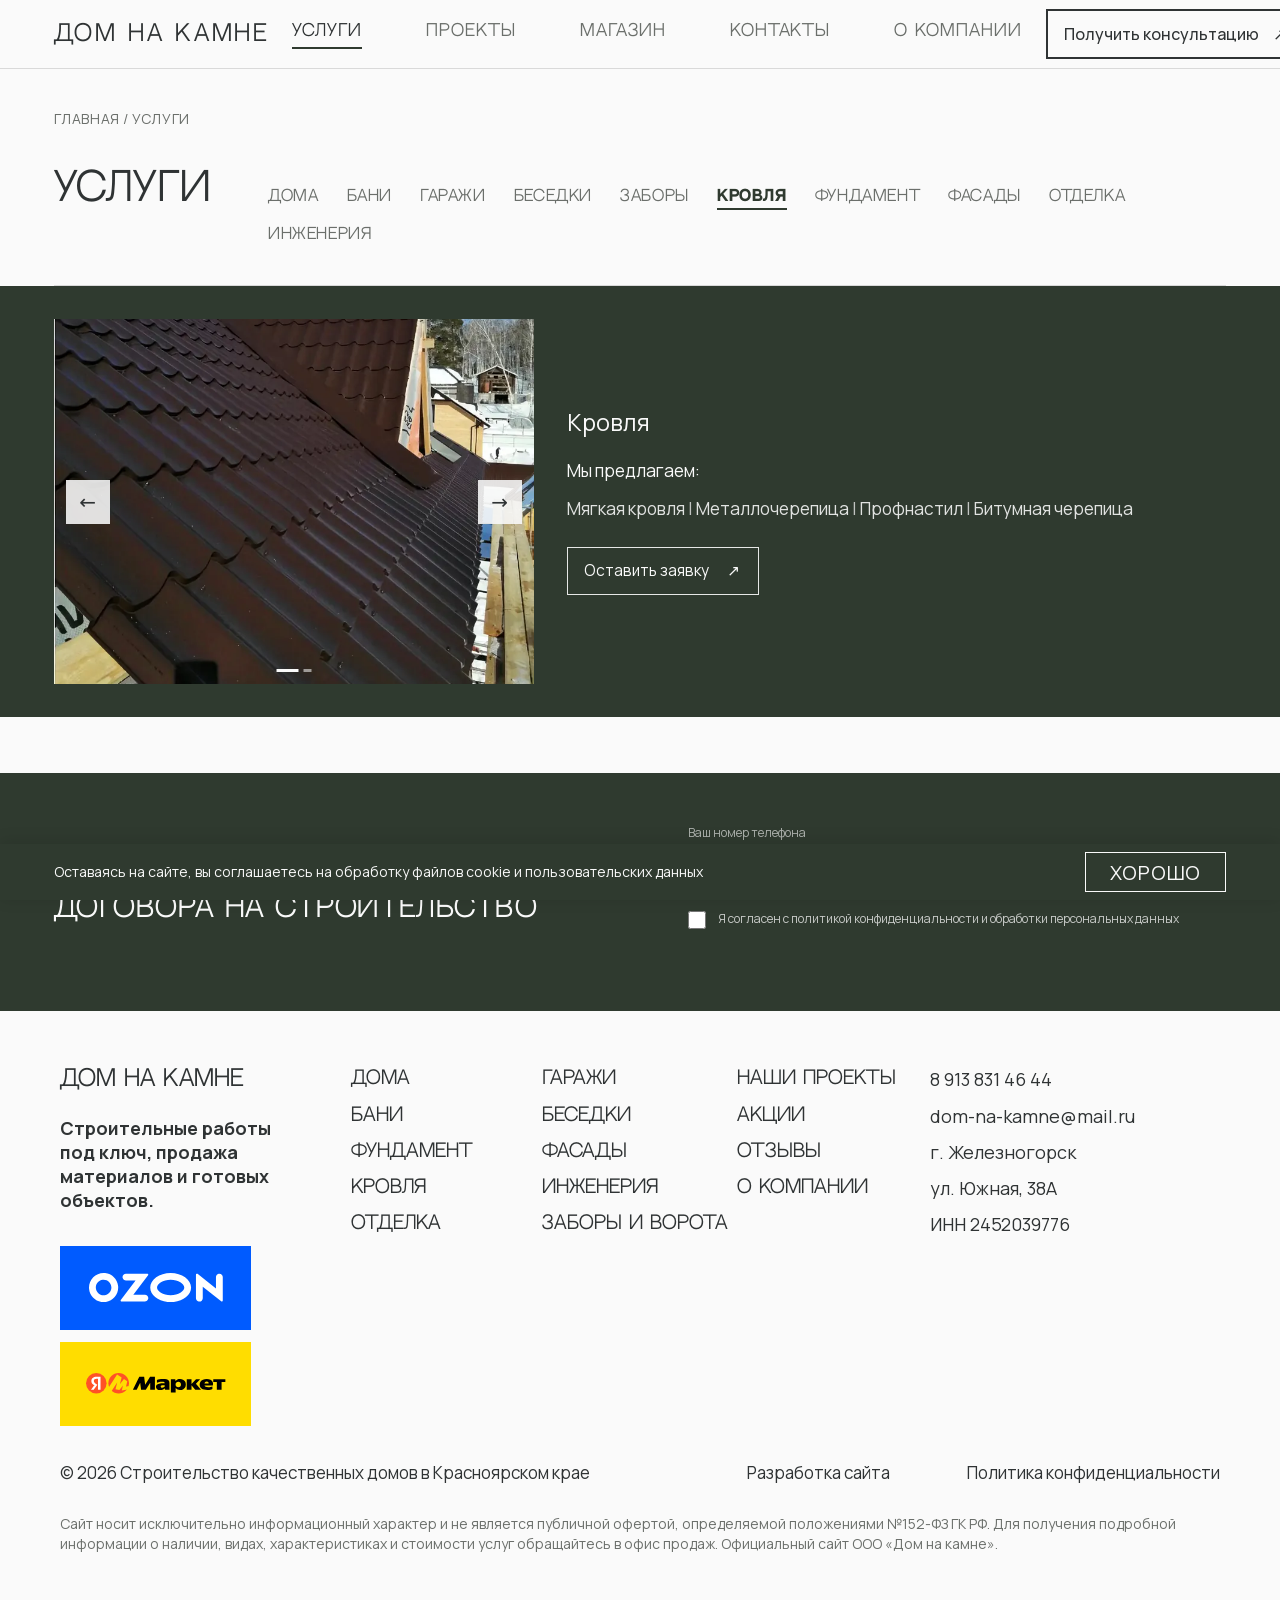
<file: services/krovlya.html>
<!DOCTYPE html>
<html lang="ru">
<head>
  <meta charset="UTF-8" />
  <meta name="viewport" content="width=device-width, initial-scale=1.0" />
  <title>Монтаж кровли под ключ в Железногорске и Красноярском крае | Дом на камне</title>
  <meta name="description" content="Монтаж и строительство кровли под ключ в Железногорске и Красноярском крае. Телефон: +7 913 831 46 44." />
  <link rel="canonical" href="https://dom-na-kamne.ru/services/krovlya.html" />
  <meta property="og:type" content="website" />
  <meta property="og:site_name" content="Дом на камне" />
  <meta property="og:locale" content="ru_RU" />
  <meta property="og:url" content="https://dom-na-kamne.ru/services/krovlya.html" />
  <meta property="og:title" content="Монтаж кровли под ключ в Железногорске и Красноярском крае | Дом на камне" />
  <meta property="og:description" content="Монтаж и строительство кровли под ключ в Железногорске и Красноярском крае. Телефон: +7 913 831 46 44." />
  <meta property="og:image" content="https://dom-na-kamne.ru/assets/img/og-image.jpg" />
  <meta property="og:image:width" content="1200" />
  <meta property="og:image:height" content="630" />
  <meta name="twitter:card" content="summary_large_image" />
  <link rel="icon" href="../favicon.svg" type="image/svg+xml" />
  <link rel="preload" as="font" type="font/woff2" href="../assets/fonts/NeutralFace.woff2" crossorigin />
  <link rel="preload" as="font" type="font/woff2" href="../assets/fonts/NeutralFace-Bold.woff2" crossorigin />
  <link rel="preload" as="font" type="font/woff2" href="../assets/fonts/manrope-cyrillic.woff2" crossorigin />
  <link rel="preload" as="font" type="font/woff2" href="../assets/fonts/manrope-latin.woff2" crossorigin />
  <link rel="stylesheet" href="../design-system/fonts.css" />
  <link rel="stylesheet" href="../design-system/tokens.css?v=20261102" />
  <link rel="stylesheet" href="../styles.css?v=20261103f" />
  <link rel="stylesheet" href="service-page.css?v=20261104a" />
  <link rel="stylesheet" href="../cookies.css" />
  <!-- Yandex.Metrika counter 98889063 -->
  <script type="text/javascript">
    (function(m,e,t,r,i,k,a){m[i]=m[i]||function(){(m[i].a=m[i].a||[]).push(arguments)};
    m[i].l=1*new Date();
    for (var j = 0; j < document.scripts.length; j++) {if (document.scripts[j].src === r) { return; }}
    k=e.createElement(t),a=e.getElementsByTagName(t)[0],k.async=1,k.src=r,a.parentNode.insertBefore(k,a)})
    (window, document,'script','https://mc.yandex.ru/metrika/tag.js','ym');
    ym(98889063, 'init', {clickmap:true, trackLinks:true, accurateTrackBounce:true, webvisor:true});
  </script>
  <!-- /Yandex.Metrika counter -->

</head>
<body class="service-page" data-service="krovlya">
  <noscript><div><img src="https://mc.yandex.ru/watch/98889063" style="position:absolute; left:-9999px;" alt="" /></div></noscript>
  <header class="service-header">
    <div class="service-header__inner container">
      <a class="service-header__logo" href="../index.html">Дом на камне</a>
      <nav class="service-header__nav" aria-label="Главное меню">
        <a href="../index.html#services" aria-current="page">Услуги</a>
        <a href="../index.html#projects">Проекты</a>
        <a href="../index.html#shop">Магазин</a>
        <a href="../index.html#contacts">Контакты</a>
        <a href="../index.html#about">О компании</a>
      </nav>
      <a class="service-header__cta" href="#service-lead">Получить консультацию <span class="svc__arrow" aria-hidden="true"></span></a>
    </div>
  </header>

  <main>
    <section class="service-intro">
      <div class="service-intro__inner container">
        <a class="service-breadcrumb" href="../index.html#services">Главная / Услуги</a>
        <h1 class="service-intro__heading" id="serviceHeading"><!--prerendered-->Кровля</h1>
        <div class="service-intro__row">
          <p class="service-intro__title">Услуги</p>
          <nav class="service-tabs service-tabs--collapsed" id="serviceTabs" aria-label="Категории услуг"><!--prerendered--><a class="service-tabs__link" href="doma.html">Дома</a><a class="service-tabs__link" href="bani.html">Бани</a><a class="service-tabs__link" href="garazhi.html">Гаражи</a><a class="service-tabs__link" href="besedki.html">Беседки</a><a class="service-tabs__link" href="zabory.html">Заборы</a><a class="service-tabs__link" href="krovlya.html" aria-current="page">Кровля</a><a class="service-tabs__link" href="fundament.html">Фундамент</a><a class="service-tabs__link" href="fasady.html">Фасады</a><a class="service-tabs__link" href="otdelka.html">Отделка</a><a class="service-tabs__link" href="inzheneriya.html">Инженерия</a><button class="service-tabs__toggle" type="button" aria-expanded="false">Посмотреть все услуги</button></nav>
        </div>
      </div>
    </section>

    <section class="service-offers" id="serviceOffers" aria-label="Виды услуги"><!--prerendered--><article class="service-card service-reveal is-visible" style="transition-delay: 0s;"><div class="service-card__inner container"><figure class="service-card__media" data-carousel="true" data-index="0" data-images="../assets/img/roof-1.webp|../assets/img/roof-2.webp"><img alt="Кровельные работы" loading="eager" fetchpriority="high" decoding="async" sizes="(min-width: 1181px) 480px, calc(100vw - max(40px, 8.4vw))" srcset="../assets/img/roof-1-800.webp 800w, ../assets/img/roof-1.webp 1600w" src="../assets/img/roof-1.webp"><button class="service-card__control service-card__control--prev" type="button" aria-label="Предыдущее изображение">←</button><button class="service-card__control service-card__control--next" type="button" aria-label="Следующее изображение">→</button><div class="service-card__dots"><button class="service-card__dot" type="button" aria-label="Изображение 1" aria-current="true"></button><button class="service-card__dot" type="button" aria-label="Изображение 2"></button></div></figure><div class="service-card__copy"><h2 class="service-card__title">Кровля</h2><p class="service-card__intro">Мы предлагаем:</p><ul class="service-card__list"><li>Мягкая кровля</li><li>Металлочерепица</li><li>Профнастил</li><li>Битумная черепица</li></ul><a class="service-card__cta" href="#service-lead" data-open-modal="app" aria-haspopup="dialog" aria-controls="appModal">Оставить заявку<span class="svc__arrow"></span></a></div></div></article></section>
    <section class="service-promo" id="servicePromo" hidden></section>
    <section class="service-trust" id="serviceTrust" hidden></section>
    <section class="service-lead" id="service-lead"><!--prerendered--><div class="service-lead__inner container"><h2 class="service-lead__title">Дарим проект при заключении договора на строительство</h2><form class="service-form service-form--lead" action="#" data-service-form=""><label class="service-form__label" for="lead-phone-krovlya">Ваш номер телефона</label><div class="service-form__row"><input class="service-form__input" id="lead-phone-krovlya" type="tel" placeholder="+7 (___) ___-__-__" autocomplete="tel" inputmode="tel" enterkeyhint="done" aria-label="Телефон"><button class="service-form__button" type="submit">Получить проект<span class="svc__arrow"></span></button></div><label class="service-form__consent"><input type="checkbox"><span>Я согласен с <a href="../privacy.html" target="_blank" rel="noopener">политикой конфиденциальности</a> и обработки персональных данных</span></label><p class="service-form__status" aria-live="polite"></p><input class="service-form__trap" type="text" name="lead_ref" tabindex="-1" autocomplete="off" aria-hidden="true"></form></div></section>
  </main>

  <footer class="service-footer" id="serviceFooter"><!--prerendered--><div class="service-footer__body container"><div class="service-footer__company"><a class="service-footer__logo" href="../index.html">Дом на камне</a><p class="service-footer__tagline">Строительные работы под ключ, продажа материалов и готовых объектов.</p><a class="service-footer__ozon" href="https://www.ozon.ru/seller/dom-na-kamne-4017365/" target="_blank" rel="noopener" aria-label="Магазин на OZON"><svg class="service-footer__ozon-logo" viewBox="0 0 485 106" aria-hidden="true" focusable="false"><path fill="currentColor" fill-rule="nonzero" d="M56.485 80.751c12.543-1.595 22.67-11.723 24.266-24.266 2.338-18.4-13.207-33.946-31.608-31.607C36.6 26.472 26.472 36.6 24.878 49.143c-2.34 18.401 13.207 33.947 31.607 31.608zM58.203.267c24.717 2.448 44.71 22.441 47.158 47.16 3.308 33.401-24.533 61.242-57.936 57.934-24.717-2.448-44.71-22.44-47.157-47.158C-3.042 24.801 24.8-3.04 58.203.267zm75.497 2.09h77.314c2.935 0 4.603 3.36 2.83 5.698L160.358 78.62h41.907c7.638 0 13.653 6.95 12.067 14.87-1.163 5.807-6.608 9.774-12.531 9.774h-83.963c-2.908 0-4.561-3.328-2.805-5.645l53.527-70.618h-34.396c-5.923 0-11.368-3.966-12.531-9.774-1.586-7.92 4.429-14.87 12.067-14.87zm335.513.281c7.975-1.679 15 4.36 15 12.04V99.71c0 2.967-3.426 4.622-5.751 2.778l-66.694-52.91v41.386c0 7.68-7.025 13.718-15 12.04-5.72-1.203-9.644-6.526-9.644-12.368V5.911c0-2.967 3.426-4.623 5.75-2.779l66.696 52.912-.001-41.038c0-5.843 3.927-11.165 9.644-12.368zM295.56 0c40.83 0 73.932 23.64 73.932 52.8 0 29.16-33.101 52.8-73.932 52.8-40.832 0-73.933-23.64-73.933-52.8 0-29.16 33.1-52.8 73.933-52.8zm0 24.644c-28.21 0-49.288 14.865-49.288 28.156 0 13.291 21.078 28.156 49.288 28.156 28.209 0 49.287-14.865 49.287-28.156 0-13.29-21.078-28.156-49.287-28.156z"></path></svg></a><a class="service-footer__market" href="https://market.yandex.ru/cc/ALhct3" target="_blank" rel="noopener" aria-label="Магазин на Яндекс Маркете"><svg class="service-footer__market-logo" viewBox="0 0 204 30" aria-hidden="true" focusable="false"><circle cx="15" cy="15" r="15" fill="#FF5226"></circle><path d="M17.43 24.45V8.39h-1.884c-1.358 0-2.388.288-3.088.865-.7.556-1.05 1.297-1.05 2.224 0 .7.123 1.297.37 1.791s.608.947 1.081 1.359c.474.412 1.071.865 1.792 1.359l1.791 1.204-5.25 7.259H7.238l5.004-6.795 2.347 2.1-1.853-1.174a23.446 23.446 0 01-2.656-2.007c-.742-.66-1.308-1.38-1.699-2.162-.391-.783-.587-1.699-.587-2.749 0-1.812.649-3.274 1.946-4.386 1.318-1.132 3.243-1.698 5.775-1.698h5.59v18.87H17.43z" fill="#fff"></path><path d="M47.555 30c-8.275 0-15-6.699-15-14.973C32.555 6.752 39.28 0 47.555 0c8.274 0 15 6.752 15 15.027 0 8.274-6.726 14.973-15 14.973z" fill="#FF5226"></path><path d="M45.232 2.03L28.498 28.14h7.671l9.667-15.05-.236-.107-2.68 10.77 5.674 1 5.832-7.33-.316-.157-1.97 8.326 12.363-2.356-2.522-4.154-4.456 1.02.526.605 2.075-8.695-4.834-3.232-6.33 7.96.315.158 2.6-10.43-6.645-4.438z" fill="#FFDD00"></path><path d="M68.305 24.45l9.327-18.87h7.103l1.452 11.489 7.196-11.49h7.042V24.45h-6.887V14.32l-6.394 10.13h-6.887L78.93 14.227 73.864 24.45h-5.56zm53.276-3.737c0 .639.011 1.267.031 1.884.021.618.062 1.225.124 1.822h-6.394a5.371 5.371 0 01-.37-.926 6.529 6.529 0 01-.247-1.297c-.659.782-1.493 1.43-2.502 1.945-.988.495-2.399.742-4.231.742-1.853 0-3.336-.433-4.448-1.297-1.091-.865-1.636-2.018-1.636-3.46 0-1.338.38-2.367 1.142-3.088.783-.741 1.997-1.256 3.645-1.544 1.647-.31 3.757-.464 6.331-.464h1.606v-.34c0-.658-.278-1.163-.834-1.513-.556-.35-1.596-.525-3.119-.525-1.503 0-2.903.196-4.201.587-1.276.37-2.316.741-3.119 1.112v-4.139c.906-.33 2.121-.659 3.645-.988 1.544-.35 3.304-.525 5.281-.525 1.997 0 3.685.185 5.065.556 1.38.35 2.43.957 3.15 1.822.721.844 1.081 2.018 1.081 3.521v6.115zm2.1-11.55h6.394l.37 2.624c.783-1.029 1.719-1.78 2.811-2.254 1.091-.474 2.347-.71 3.768-.71 1.606 0 3.047.288 4.324.864a6.824 6.824 0 013.026 2.626c.742 1.173 1.112 2.656 1.112 4.447s-.37 3.284-1.112 4.478c-.72 1.174-1.729 2.06-3.026 2.656-1.298.598-2.78.896-4.448.896a9.387 9.387 0 01-3.49-.649c-1.071-.452-1.997-1.163-2.779-2.13v6.424h-6.95V9.162zm41.942 7.597c0-1.524.412-2.883 1.236-4.077.844-1.194 2.038-2.13 3.582-2.81 1.565-.7 3.408-1.05 5.529-1.05 2.203 0 4.046.38 5.528 1.142 1.503.762 2.553 1.843 3.15 3.243.618 1.4.7 3.058.247 4.973h-12.199c.247.885.793 1.554 1.637 2.007.865.433 2.141.649 3.829.649 1.174 0 2.265-.103 3.274-.31a29.001 29.001 0 002.811-.771v3.675c-.886.412-1.874.741-2.965.988-1.071.247-2.481.371-4.231.371-3.851 0-6.723-.71-8.617-2.131-1.874-1.441-2.811-3.408-2.811-5.9zm19.859-7.598h17.636v3.954h-5.498v11.303h-6.949V13.116h-5.189V9.162zm-38.668 0h6.949v6.918l6.579-6.918h5.992l-6.116 6.362 7.382 8.895h-8.401l-5.436-6.733v6.733h-6.949V9.162zm29.187 3.12c-.948 0-1.699.278-2.255.834-.556.535-.916 1.225-1.081 2.069h6.115c-.02-.844-.247-1.534-.679-2.07-.433-.555-1.133-.833-2.1-.833zm-37.618 4.478c0-1.236-.34-2.214-1.02-2.934-.658-.741-1.606-1.112-2.841-1.112-1.132 0-2.08.35-2.841 1.05-.762.68-1.143 1.678-1.143 2.996s.37 2.337 1.112 3.058c.762.7 1.719 1.05 2.872 1.05 1.277 0 2.234-.371 2.872-1.112.659-.741.989-1.74.989-2.996zm-23.751 1.08h-1.575c-1.503 0-2.584.125-3.243.372-.638.247-.957.72-.957 1.42 0 .597.206 1.04.617 1.328.433.268.947.402 1.545.402.906 0 1.647-.165 2.223-.494.597-.35 1.061-.752 1.39-1.205v-1.822z" fill="#000"></path></svg></a></div><nav class="service-footer__nav" aria-label="Услуги - часть 1"><a href="doma.html">Дома</a><a href="bani.html">Бани</a><a href="fundament.html">Фундамент</a><a href="krovlya.html">Кровля</a><a href="otdelka.html">Отделка</a></nav><nav class="service-footer__nav" aria-label="Услуги - часть 2"><a href="garazhi.html">Гаражи</a><a href="besedki.html">Беседки</a><a href="fasady.html">Фасады</a><a href="inzheneriya.html">Инженерия</a><a href="zabory.html">Заборы и ворота</a></nav><nav class="service-footer__nav" aria-label="Разделы сайта"><a href="../index.html#projects">Наши проекты</a><a href="../index.html#banya">Акции</a><a href="../index.html#reviews">Отзывы</a><a href="../index.html#about">О компании</a></nav><address class="service-footer__contacts"><a href="tel:+79138314644">8 913 831 46 44</a><a href="mailto:dom-na-kamne@mail.ru">dom-na-kamne@mail.ru</a><span>г. Железногорск</span><span>ул. Южная, 38А</span><span class="service-footer__inn">ИНН 2452039776</span></address></div><div class="service-footer__bottom container"><span class="service-footer__copyright">© 2026 Строительство качественных домов в Красноярском крае</span><a class="service-footer__legal-link" href="https://moontahaj.com" target="_blank" rel="noopener">Разработка сайта</a><a href="../privacy.html" class="service-footer__legal-link">Политика конфиденциальности</a></div><p class="service-footer__disclaimer container">Сайт носит исключительно информационный характер и не является публичной офертой, определяемой положениями №152-ФЗ ГК РФ. Для получения подробной информации о наличии, видах, характеристиках и стоимости услуг обращайтесь в офис продаж. Официальный сайт ООО «Дом на камне».</p></footer>
  <button class="service-scrolltop" type="button" aria-label="Наверх">↑</button>

  <script src="service-data.js?v=20261103"></script>
  <script src="service-page.js?v=20261105"></script>
  <div class="cookies-banner" id="cookiesBanner" role="dialog" aria-label="Уведомление о cookie" hidden>
    <div class="cookies-banner__inner container">
      <p class="cookies-banner__text">Оставаясь на сайте, вы соглашаетесь на обработку файлов cookie и пользовательских данных</p>
      <button type="button" class="cookies-banner__button">Хорошо</button>
    </div>
  </div>
  <script src="../cookies.js" defer></script>


</body>
</html>
</file>
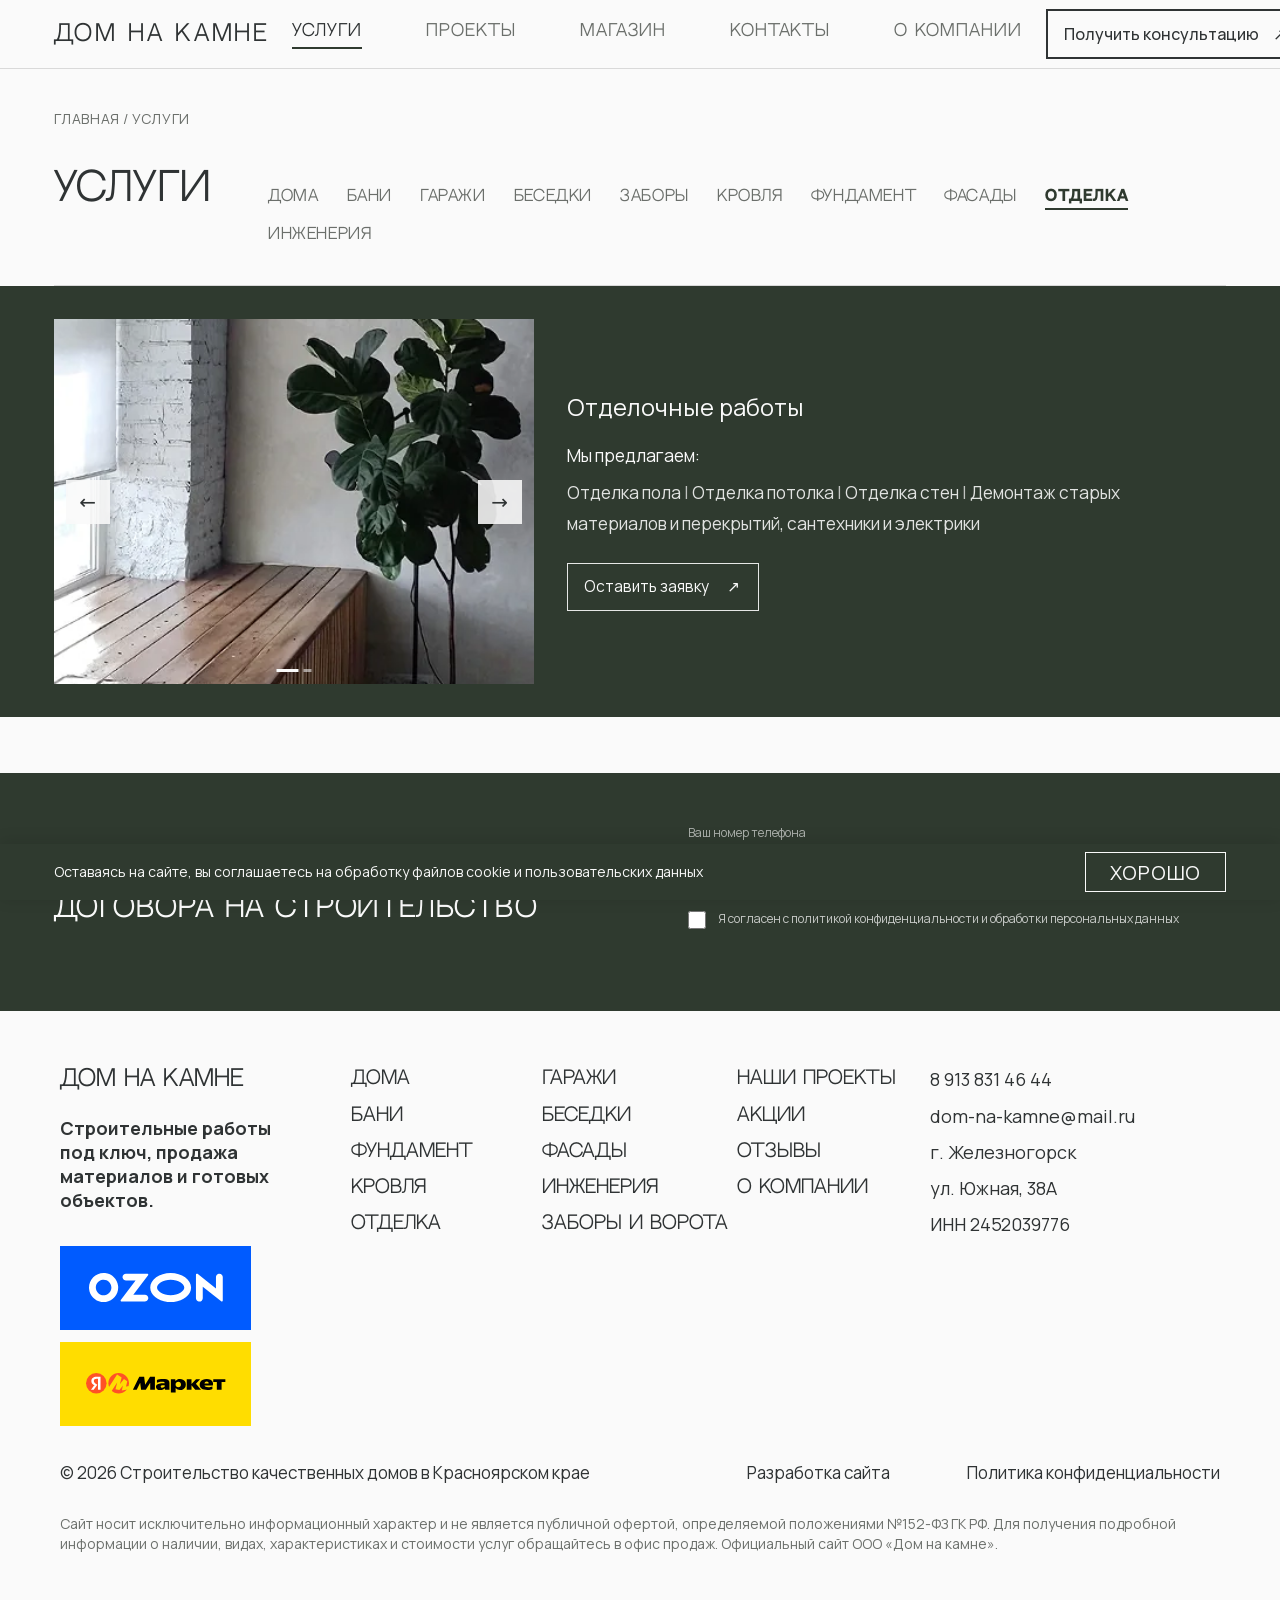
<file: services/otdelka.html>
<!DOCTYPE html>
<html lang="ru">
<head>
  <meta charset="UTF-8" />
  <meta name="viewport" content="width=device-width, initial-scale=1.0" />
  <title>Отделочные работы под ключ в Железногорске | Дом на камне</title>
  <meta name="description" content="Отделочные работы любой сложности под ключ в Железногорске и Красноярском крае. Телефон: +7 913 831 46 44." />
  <link rel="canonical" href="https://dom-na-kamne.ru/services/otdelka.html" />
  <meta property="og:type" content="website" />
  <meta property="og:site_name" content="Дом на камне" />
  <meta property="og:locale" content="ru_RU" />
  <meta property="og:url" content="https://dom-na-kamne.ru/services/otdelka.html" />
  <meta property="og:title" content="Отделочные работы под ключ в Железногорске | Дом на камне" />
  <meta property="og:description" content="Отделочные работы любой сложности под ключ в Железногорске и Красноярском крае. Телефон: +7 913 831 46 44." />
  <meta property="og:image" content="https://dom-na-kamne.ru/assets/img/og-image.jpg" />
  <meta property="og:image:width" content="1200" />
  <meta property="og:image:height" content="630" />
  <meta name="twitter:card" content="summary_large_image" />
  <link rel="icon" href="../favicon.svg" type="image/svg+xml" />
  <link rel="preload" as="font" type="font/woff2" href="../assets/fonts/NeutralFace.woff2" crossorigin />
  <link rel="preload" as="font" type="font/woff2" href="../assets/fonts/NeutralFace-Bold.woff2" media="(min-width: 721px)" crossorigin />
  <link rel="preload" as="font" type="font/woff2" href="../assets/fonts/manrope-cyrillic.woff2" crossorigin />
  <link rel="preload" as="font" type="font/woff2" href="../assets/fonts/manrope-latin.woff2" crossorigin />
  <link rel="stylesheet" href="../design-system/fonts.css" />
  <link rel="stylesheet" href="../design-system/tokens.css?v=20261102" />
  <link rel="stylesheet" href="../styles.css?v=20261103f" />
  <link rel="stylesheet" href="service-page.css?v=20261104a" />
  <link rel="stylesheet" href="../cookies.css" />
  <!-- Yandex.Metrika counter 98889063 -->
  <script type="text/javascript">
    (function(m,e,t,r,i,k,a){m[i]=m[i]||function(){(m[i].a=m[i].a||[]).push(arguments)};
    m[i].l=1*new Date();
    for (var j = 0; j < document.scripts.length; j++) {if (document.scripts[j].src === r) { return; }}
    k=e.createElement(t),a=e.getElementsByTagName(t)[0],k.async=1,k.src=r,a.parentNode.insertBefore(k,a)})
    (window, document,'script','https://mc.yandex.ru/metrika/tag.js','ym');
    ym(98889063, 'init', {clickmap:true, trackLinks:true, accurateTrackBounce:true, webvisor:true});
  </script>
  <!-- /Yandex.Metrika counter -->

</head>
<body class="service-page" data-service="otdelka">
  <noscript><div><img src="https://mc.yandex.ru/watch/98889063" style="position:absolute; left:-9999px;" alt="" /></div></noscript>
  <header class="service-header">
    <div class="service-header__inner container">
      <a class="service-header__logo" href="../index.html">Дом на камне</a>
      <nav class="service-header__nav" aria-label="Главное меню">
        <a href="../index.html#services" aria-current="page">Услуги</a>
        <a href="../index.html#projects">Проекты</a>
        <a href="../index.html#shop">Магазин</a>
        <a href="../index.html#contacts">Контакты</a>
        <a href="../index.html#about">О компании</a>
      </nav>
      <a class="service-header__cta" href="#service-lead">Получить консультацию <span class="svc__arrow" aria-hidden="true"></span></a>
    </div>
  </header>

  <main>
    <section class="service-intro">
      <div class="service-intro__inner container">
        <a class="service-breadcrumb" href="../index.html#services">Главная / Услуги</a>
        <h1 class="service-intro__heading" id="serviceHeading"><!--prerendered-->Отделочные работы</h1>
        <div class="service-intro__row">
          <p class="service-intro__title">Услуги</p>
          <nav class="service-tabs service-tabs--collapsed" id="serviceTabs" aria-label="Категории услуг"><!--prerendered--><a class="service-tabs__link" href="doma.html">Дома</a><a class="service-tabs__link" href="bani.html">Бани</a><a class="service-tabs__link" href="garazhi.html">Гаражи</a><a class="service-tabs__link" href="besedki.html">Беседки</a><a class="service-tabs__link" href="zabory.html">Заборы</a><a class="service-tabs__link" href="krovlya.html">Кровля</a><a class="service-tabs__link" href="fundament.html">Фундамент</a><a class="service-tabs__link" href="fasady.html">Фасады</a><a class="service-tabs__link" href="otdelka.html" aria-current="page">Отделка</a><a class="service-tabs__link" href="inzheneriya.html">Инженерия</a><button class="service-tabs__toggle" type="button" aria-expanded="false">Посмотреть все услуги</button></nav>
        </div>
      </div>
    </section>

    <section class="service-offers" id="serviceOffers" aria-label="Виды услуги"><!--prerendered--><article class="service-card service-reveal is-visible" style="transition-delay: 0s;"><div class="service-card__inner container"><figure class="service-card__media" data-carousel="true" data-index="0" data-images="../assets/img/service-cards/finishing-floor.webp|../assets/img/service-cards/finishing-shower.webp"><img alt="Внутренняя отделка помещения" loading="eager" fetchpriority="high" decoding="async" sizes="(min-width: 1181px) 480px, calc(100vw - max(40px, 8.4vw))" src="../assets/img/service-cards/finishing-floor.webp"><button class="service-card__control service-card__control--prev" type="button" aria-label="Предыдущее изображение">←</button><button class="service-card__control service-card__control--next" type="button" aria-label="Следующее изображение">→</button><div class="service-card__dots"><button class="service-card__dot" type="button" aria-label="Изображение 1" aria-current="true"></button><button class="service-card__dot" type="button" aria-label="Изображение 2"></button></div></figure><div class="service-card__copy"><h2 class="service-card__title">Отделочные работы</h2><p class="service-card__intro">Мы предлагаем:</p><ul class="service-card__list"><li>Отделка пола</li><li>Отделка потолка</li><li>Отделка стен</li><li>Демонтаж старых материалов и перекрытий, сантехники и электрики</li></ul><a class="service-card__cta" href="#service-lead" data-open-modal="app" aria-haspopup="dialog" aria-controls="appModal">Оставить заявку<span class="svc__arrow"></span></a></div></div></article></section>
    <section class="service-promo" id="servicePromo" hidden></section>
    <section class="service-trust" id="serviceTrust" hidden></section>
    <section class="service-lead" id="service-lead"><!--prerendered--><div class="service-lead__inner container"><h2 class="service-lead__title">Дарим проект при заключении договора на строительство</h2><form class="service-form service-form--lead" action="#" data-service-form=""><label class="service-form__label" for="lead-phone-otdelka">Ваш номер телефона</label><div class="service-form__row"><input class="service-form__input" id="lead-phone-otdelka" type="tel" placeholder="+7 (___) ___-__-__" autocomplete="tel" inputmode="tel" enterkeyhint="done" aria-label="Телефон"><button class="service-form__button" type="submit">Получить проект<span class="svc__arrow"></span></button></div><label class="service-form__consent"><input type="checkbox"><span>Я согласен с <a href="../privacy.html" target="_blank" rel="noopener">политикой конфиденциальности</a> и обработки персональных данных</span></label><p class="service-form__status" aria-live="polite"></p><input class="service-form__trap" type="text" name="lead_ref" tabindex="-1" autocomplete="off" aria-hidden="true"></form></div></section>
  </main>

  <footer class="service-footer" id="serviceFooter"><!--prerendered--><div class="service-footer__body container"><div class="service-footer__company"><a class="service-footer__logo" href="../index.html">Дом на камне</a><p class="service-footer__tagline">Строительные работы под ключ, продажа материалов и готовых объектов.</p><a class="service-footer__ozon" href="https://www.ozon.ru/seller/dom-na-kamne-4017365/" target="_blank" rel="noopener" aria-label="Магазин на OZON"><svg class="service-footer__ozon-logo" viewBox="0 0 485 106" aria-hidden="true" focusable="false"><path fill="currentColor" fill-rule="nonzero" d="M56.485 80.751c12.543-1.595 22.67-11.723 24.266-24.266 2.338-18.4-13.207-33.946-31.608-31.607C36.6 26.472 26.472 36.6 24.878 49.143c-2.34 18.401 13.207 33.947 31.607 31.608zM58.203.267c24.717 2.448 44.71 22.441 47.158 47.16 3.308 33.401-24.533 61.242-57.936 57.934-24.717-2.448-44.71-22.44-47.157-47.158C-3.042 24.801 24.8-3.04 58.203.267zm75.497 2.09h77.314c2.935 0 4.603 3.36 2.83 5.698L160.358 78.62h41.907c7.638 0 13.653 6.95 12.067 14.87-1.163 5.807-6.608 9.774-12.531 9.774h-83.963c-2.908 0-4.561-3.328-2.805-5.645l53.527-70.618h-34.396c-5.923 0-11.368-3.966-12.531-9.774-1.586-7.92 4.429-14.87 12.067-14.87zm335.513.281c7.975-1.679 15 4.36 15 12.04V99.71c0 2.967-3.426 4.622-5.751 2.778l-66.694-52.91v41.386c0 7.68-7.025 13.718-15 12.04-5.72-1.203-9.644-6.526-9.644-12.368V5.911c0-2.967 3.426-4.623 5.75-2.779l66.696 52.912-.001-41.038c0-5.843 3.927-11.165 9.644-12.368zM295.56 0c40.83 0 73.932 23.64 73.932 52.8 0 29.16-33.101 52.8-73.932 52.8-40.832 0-73.933-23.64-73.933-52.8 0-29.16 33.1-52.8 73.933-52.8zm0 24.644c-28.21 0-49.288 14.865-49.288 28.156 0 13.291 21.078 28.156 49.288 28.156 28.209 0 49.287-14.865 49.287-28.156 0-13.29-21.078-28.156-49.287-28.156z"></path></svg></a><a class="service-footer__market" href="https://market.yandex.ru/cc/ALhct3" target="_blank" rel="noopener" aria-label="Магазин на Яндекс Маркете"><svg class="service-footer__market-logo" viewBox="0 0 204 30" aria-hidden="true" focusable="false"><circle cx="15" cy="15" r="15" fill="#FF5226"></circle><path d="M17.43 24.45V8.39h-1.884c-1.358 0-2.388.288-3.088.865-.7.556-1.05 1.297-1.05 2.224 0 .7.123 1.297.37 1.791s.608.947 1.081 1.359c.474.412 1.071.865 1.792 1.359l1.791 1.204-5.25 7.259H7.238l5.004-6.795 2.347 2.1-1.853-1.174a23.446 23.446 0 01-2.656-2.007c-.742-.66-1.308-1.38-1.699-2.162-.391-.783-.587-1.699-.587-2.749 0-1.812.649-3.274 1.946-4.386 1.318-1.132 3.243-1.698 5.775-1.698h5.59v18.87H17.43z" fill="#fff"></path><path d="M47.555 30c-8.275 0-15-6.699-15-14.973C32.555 6.752 39.28 0 47.555 0c8.274 0 15 6.752 15 15.027 0 8.274-6.726 14.973-15 14.973z" fill="#FF5226"></path><path d="M45.232 2.03L28.498 28.14h7.671l9.667-15.05-.236-.107-2.68 10.77 5.674 1 5.832-7.33-.316-.157-1.97 8.326 12.363-2.356-2.522-4.154-4.456 1.02.526.605 2.075-8.695-4.834-3.232-6.33 7.96.315.158 2.6-10.43-6.645-4.438z" fill="#FFDD00"></path><path d="M68.305 24.45l9.327-18.87h7.103l1.452 11.489 7.196-11.49h7.042V24.45h-6.887V14.32l-6.394 10.13h-6.887L78.93 14.227 73.864 24.45h-5.56zm53.276-3.737c0 .639.011 1.267.031 1.884.021.618.062 1.225.124 1.822h-6.394a5.371 5.371 0 01-.37-.926 6.529 6.529 0 01-.247-1.297c-.659.782-1.493 1.43-2.502 1.945-.988.495-2.399.742-4.231.742-1.853 0-3.336-.433-4.448-1.297-1.091-.865-1.636-2.018-1.636-3.46 0-1.338.38-2.367 1.142-3.088.783-.741 1.997-1.256 3.645-1.544 1.647-.31 3.757-.464 6.331-.464h1.606v-.34c0-.658-.278-1.163-.834-1.513-.556-.35-1.596-.525-3.119-.525-1.503 0-2.903.196-4.201.587-1.276.37-2.316.741-3.119 1.112v-4.139c.906-.33 2.121-.659 3.645-.988 1.544-.35 3.304-.525 5.281-.525 1.997 0 3.685.185 5.065.556 1.38.35 2.43.957 3.15 1.822.721.844 1.081 2.018 1.081 3.521v6.115zm2.1-11.55h6.394l.37 2.624c.783-1.029 1.719-1.78 2.811-2.254 1.091-.474 2.347-.71 3.768-.71 1.606 0 3.047.288 4.324.864a6.824 6.824 0 013.026 2.626c.742 1.173 1.112 2.656 1.112 4.447s-.37 3.284-1.112 4.478c-.72 1.174-1.729 2.06-3.026 2.656-1.298.598-2.78.896-4.448.896a9.387 9.387 0 01-3.49-.649c-1.071-.452-1.997-1.163-2.779-2.13v6.424h-6.95V9.162zm41.942 7.597c0-1.524.412-2.883 1.236-4.077.844-1.194 2.038-2.13 3.582-2.81 1.565-.7 3.408-1.05 5.529-1.05 2.203 0 4.046.38 5.528 1.142 1.503.762 2.553 1.843 3.15 3.243.618 1.4.7 3.058.247 4.973h-12.199c.247.885.793 1.554 1.637 2.007.865.433 2.141.649 3.829.649 1.174 0 2.265-.103 3.274-.31a29.001 29.001 0 002.811-.771v3.675c-.886.412-1.874.741-2.965.988-1.071.247-2.481.371-4.231.371-3.851 0-6.723-.71-8.617-2.131-1.874-1.441-2.811-3.408-2.811-5.9zm19.859-7.598h17.636v3.954h-5.498v11.303h-6.949V13.116h-5.189V9.162zm-38.668 0h6.949v6.918l6.579-6.918h5.992l-6.116 6.362 7.382 8.895h-8.401l-5.436-6.733v6.733h-6.949V9.162zm29.187 3.12c-.948 0-1.699.278-2.255.834-.556.535-.916 1.225-1.081 2.069h6.115c-.02-.844-.247-1.534-.679-2.07-.433-.555-1.133-.833-2.1-.833zm-37.618 4.478c0-1.236-.34-2.214-1.02-2.934-.658-.741-1.606-1.112-2.841-1.112-1.132 0-2.08.35-2.841 1.05-.762.68-1.143 1.678-1.143 2.996s.37 2.337 1.112 3.058c.762.7 1.719 1.05 2.872 1.05 1.277 0 2.234-.371 2.872-1.112.659-.741.989-1.74.989-2.996zm-23.751 1.08h-1.575c-1.503 0-2.584.125-3.243.372-.638.247-.957.72-.957 1.42 0 .597.206 1.04.617 1.328.433.268.947.402 1.545.402.906 0 1.647-.165 2.223-.494.597-.35 1.061-.752 1.39-1.205v-1.822z" fill="#000"></path></svg></a></div><nav class="service-footer__nav" aria-label="Услуги - часть 1"><a href="doma.html">Дома</a><a href="bani.html">Бани</a><a href="fundament.html">Фундамент</a><a href="krovlya.html">Кровля</a><a href="otdelka.html">Отделка</a></nav><nav class="service-footer__nav" aria-label="Услуги - часть 2"><a href="garazhi.html">Гаражи</a><a href="besedki.html">Беседки</a><a href="fasady.html">Фасады</a><a href="inzheneriya.html">Инженерия</a><a href="zabory.html">Заборы и ворота</a></nav><nav class="service-footer__nav" aria-label="Разделы сайта"><a href="../index.html#projects">Наши проекты</a><a href="../index.html#banya">Акции</a><a href="../index.html#reviews">Отзывы</a><a href="../index.html#about">О компании</a></nav><address class="service-footer__contacts"><a href="tel:+79138314644">8 913 831 46 44</a><a href="mailto:dom-na-kamne@mail.ru">dom-na-kamne@mail.ru</a><span>г. Железногорск</span><span>ул. Южная, 38А</span><span class="service-footer__inn">ИНН 2452039776</span></address></div><div class="service-footer__bottom container"><span class="service-footer__copyright">© 2026 Строительство качественных домов в Красноярском крае</span><a class="service-footer__legal-link" href="https://moontahaj.com" target="_blank" rel="noopener">Разработка сайта</a><a href="../privacy.html" class="service-footer__legal-link">Политика конфиденциальности</a></div><p class="service-footer__disclaimer container">Сайт носит исключительно информационный характер и не является публичной офертой, определяемой положениями №152-ФЗ ГК РФ. Для получения подробной информации о наличии, видах, характеристиках и стоимости услуг обращайтесь в офис продаж. Официальный сайт ООО «Дом на камне».</p></footer>
  <button class="service-scrolltop" type="button" aria-label="Наверх">↑</button>

  <script src="service-data.js?v=20261103"></script>
  <script src="service-page.js?v=20261105"></script>
  <div class="cookies-banner" id="cookiesBanner" role="dialog" aria-label="Уведомление о cookie" hidden>
    <div class="cookies-banner__inner container">
      <p class="cookies-banner__text">Оставаясь на сайте, вы соглашаетесь на обработку файлов cookie и пользовательских данных</p>
      <button type="button" class="cookies-banner__button">Хорошо</button>
    </div>
  </div>
  <script src="../cookies.js" defer></script>


</body>
</html>
</file>
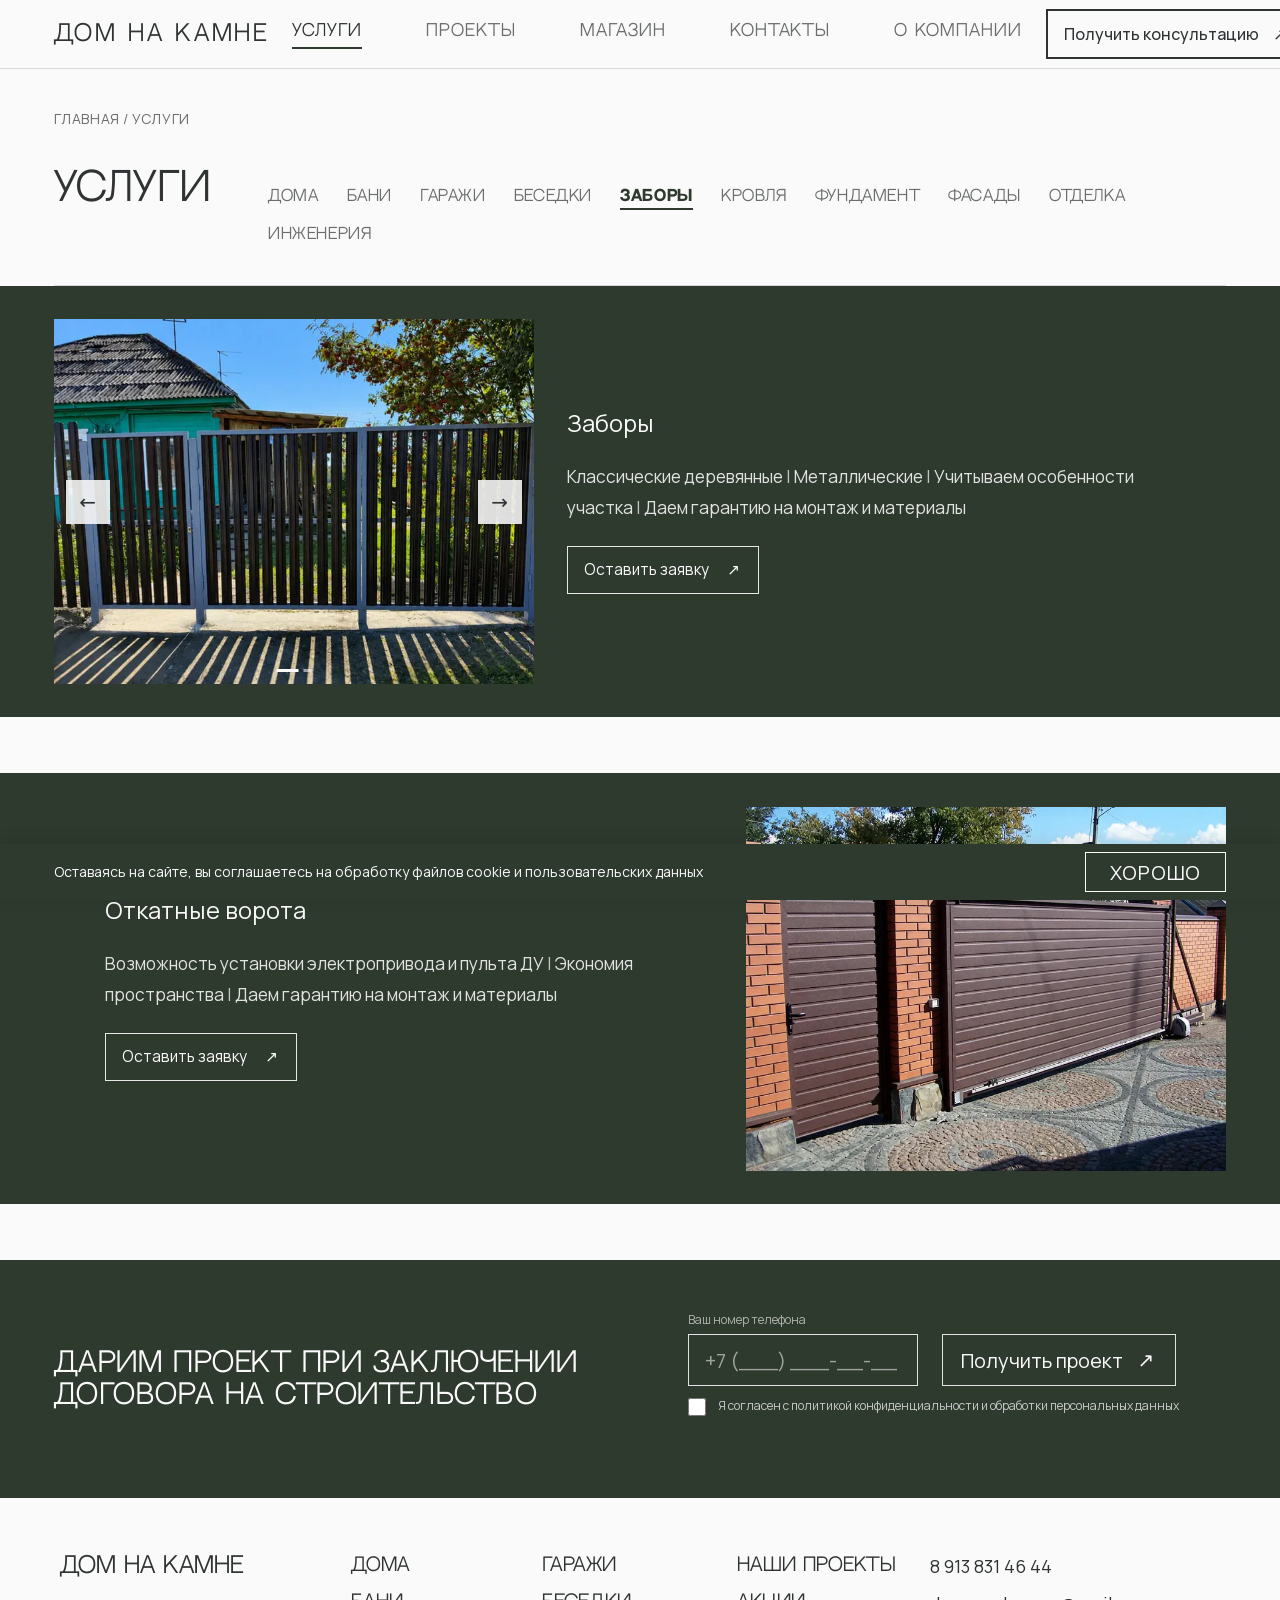
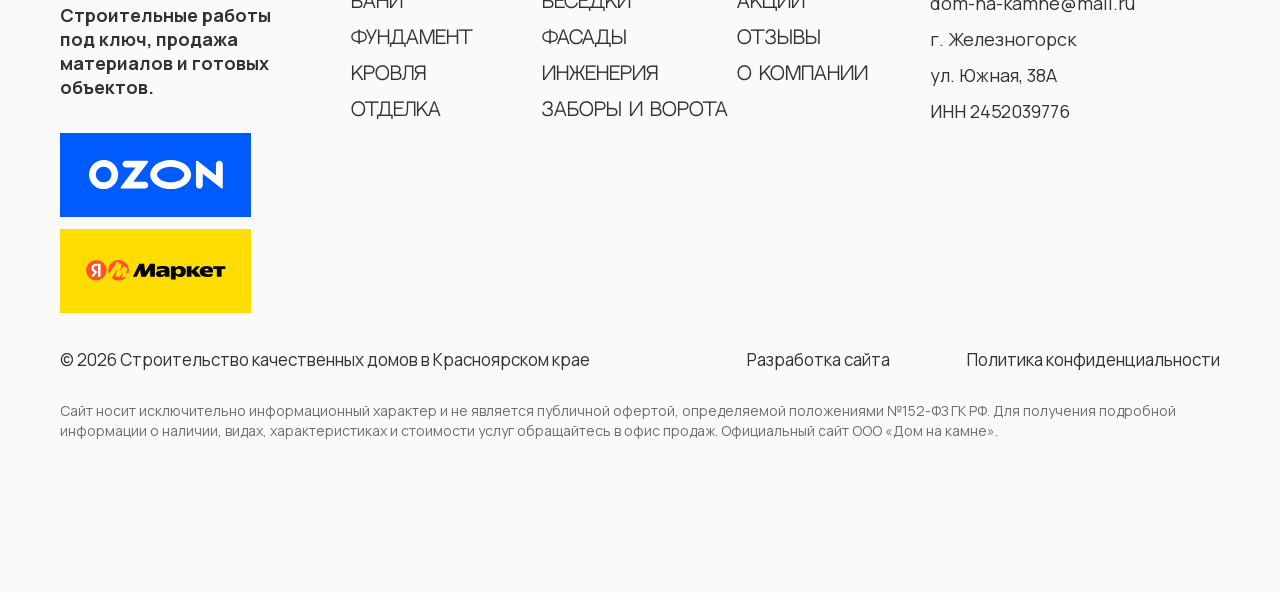
<file: services/zabory.html>
<!DOCTYPE html>
<html lang="ru">
<head>
  <meta charset="UTF-8" />
  <meta name="viewport" content="width=device-width, initial-scale=1.0" />
  <title>Заборы и откатные ворота под ключ в Железногорске | Дом на камне</title>
  <meta name="description" content="Установка заборов и откатных ворот под ключ в Железногорске и Красноярском крае. Телефон: +7 913 831 46 44." />
  <link rel="canonical" href="https://dom-na-kamne.ru/services/zabory.html" />
  <meta property="og:type" content="website" />
  <meta property="og:site_name" content="Дом на камне" />
  <meta property="og:locale" content="ru_RU" />
  <meta property="og:url" content="https://dom-na-kamne.ru/services/zabory.html" />
  <meta property="og:title" content="Заборы и откатные ворота под ключ в Железногорске | Дом на камне" />
  <meta property="og:description" content="Установка заборов и откатных ворот под ключ в Железногорске и Красноярском крае. Телефон: +7 913 831 46 44." />
  <meta property="og:image" content="https://dom-na-kamne.ru/assets/img/og-image.jpg" />
  <meta property="og:image:width" content="1200" />
  <meta property="og:image:height" content="630" />
  <meta name="twitter:card" content="summary_large_image" />
  <link rel="icon" href="../favicon.svg" type="image/svg+xml" />
  <link rel="preload" as="font" type="font/woff2" href="../assets/fonts/NeutralFace.woff2" crossorigin />
  <link rel="preload" as="font" type="font/woff2" href="../assets/fonts/NeutralFace-Bold.woff2" crossorigin />
  <link rel="preload" as="font" type="font/woff2" href="../assets/fonts/manrope-cyrillic.woff2" crossorigin />
  <link rel="preload" as="font" type="font/woff2" href="../assets/fonts/manrope-latin.woff2" crossorigin />
  <link rel="stylesheet" href="../design-system/fonts.css" />
  <link rel="stylesheet" href="../design-system/tokens.css?v=20261102" />
  <link rel="stylesheet" href="../styles.css?v=20261103f" />
  <link rel="stylesheet" href="service-page.css?v=20261104a" />
  <link rel="stylesheet" href="../cookies.css" />
  <!-- Yandex.Metrika counter 98889063 -->
  <script type="text/javascript">
    (function(m,e,t,r,i,k,a){m[i]=m[i]||function(){(m[i].a=m[i].a||[]).push(arguments)};
    m[i].l=1*new Date();
    for (var j = 0; j < document.scripts.length; j++) {if (document.scripts[j].src === r) { return; }}
    k=e.createElement(t),a=e.getElementsByTagName(t)[0],k.async=1,k.src=r,a.parentNode.insertBefore(k,a)})
    (window, document,'script','https://mc.yandex.ru/metrika/tag.js','ym');
    ym(98889063, 'init', {clickmap:true, trackLinks:true, accurateTrackBounce:true, webvisor:true});
  </script>
  <!-- /Yandex.Metrika counter -->

</head>
<body class="service-page" data-service="zabory">
  <noscript><div><img src="https://mc.yandex.ru/watch/98889063" style="position:absolute; left:-9999px;" alt="" /></div></noscript>
  <header class="service-header">
    <div class="service-header__inner container">
      <a class="service-header__logo" href="../index.html">Дом на камне</a>
      <nav class="service-header__nav" aria-label="Главное меню">
        <a href="../index.html#services" aria-current="page">Услуги</a>
        <a href="../index.html#projects">Проекты</a>
        <a href="../index.html#shop">Магазин</a>
        <a href="../index.html#contacts">Контакты</a>
        <a href="../index.html#about">О компании</a>
      </nav>
      <a class="service-header__cta" href="#service-lead">Получить консультацию <span class="svc__arrow" aria-hidden="true"></span></a>
    </div>
  </header>

  <main>
    <section class="service-intro">
      <div class="service-intro__inner container">
        <a class="service-breadcrumb" href="../index.html#services">Главная / Услуги</a>
        <h1 class="service-intro__heading" id="serviceHeading"><!--prerendered-->Заборы и ворота</h1>
        <div class="service-intro__row">
          <p class="service-intro__title">Услуги</p>
          <nav class="service-tabs service-tabs--collapsed" id="serviceTabs" aria-label="Категории услуг"><!--prerendered--><a class="service-tabs__link" href="doma.html">Дома</a><a class="service-tabs__link" href="bani.html">Бани</a><a class="service-tabs__link" href="garazhi.html">Гаражи</a><a class="service-tabs__link" href="besedki.html">Беседки</a><a class="service-tabs__link" href="zabory.html" aria-current="page">Заборы</a><a class="service-tabs__link" href="krovlya.html">Кровля</a><a class="service-tabs__link" href="fundament.html">Фундамент</a><a class="service-tabs__link" href="fasady.html">Фасады</a><a class="service-tabs__link" href="otdelka.html">Отделка</a><a class="service-tabs__link" href="inzheneriya.html">Инженерия</a><button class="service-tabs__toggle" type="button" aria-expanded="false">Посмотреть все услуги</button></nav>
        </div>
      </div>
    </section>

    <section class="service-offers" id="serviceOffers" aria-label="Виды услуги"><!--prerendered--><article class="service-card service-reveal is-visible" style="transition-delay: 0s;"><div class="service-card__inner container"><figure class="service-card__media" data-carousel="true" data-index="0" data-images="../assets/img/fence-wood.webp|../assets/img/fence-metal.webp"><img alt="Забор на участке" loading="eager" fetchpriority="high" decoding="async" sizes="(min-width: 1181px) 480px, calc(100vw - max(40px, 8.4vw))" srcset="../assets/img/fence-wood-800.webp 800w, ../assets/img/fence-wood.webp 1600w" src="../assets/img/fence-wood.webp"><button class="service-card__control service-card__control--prev" type="button" aria-label="Предыдущее изображение">←</button><button class="service-card__control service-card__control--next" type="button" aria-label="Следующее изображение">→</button><div class="service-card__dots"><button class="service-card__dot" type="button" aria-label="Изображение 1" aria-current="true"></button><button class="service-card__dot" type="button" aria-label="Изображение 2"></button></div></figure><div class="service-card__copy"><h2 class="service-card__title">Заборы</h2><ul class="service-card__list"><li>Классические деревянные</li><li>Металлические</li><li>Учитываем особенности участка</li><li>Даем гарантию на монтаж и материалы</li></ul><a class="service-card__cta" href="#service-lead" data-open-modal="app" aria-haspopup="dialog" aria-controls="appModal">Оставить заявку<span class="svc__arrow"></span></a></div></div></article><article class="service-card service-reveal is-visible" style="transition-delay: 0.04s;"><div class="service-card__inner container"><figure class="service-card__media"><img alt="Откатные ворота" loading="lazy" decoding="async" sizes="(min-width: 1181px) 480px, calc(100vw - max(40px, 8.4vw))" srcset="../assets/img/gates-800.webp 800w, ../assets/img/gates.webp 1600w" src="../assets/img/gates.webp"></figure><div class="service-card__copy"><h2 class="service-card__title">Откатные ворота</h2><ul class="service-card__list"><li>Возможность установки электропривода и пульта ДУ</li><li>Экономия пространства</li><li>Даем гарантию на монтаж и материалы</li></ul><a class="service-card__cta" href="#service-lead" data-open-modal="app" aria-haspopup="dialog" aria-controls="appModal">Оставить заявку<span class="svc__arrow"></span></a></div></div></article></section>
    <section class="service-promo" id="servicePromo" hidden></section>
    <section class="service-trust" id="serviceTrust" hidden></section>
    <section class="service-lead" id="service-lead"><!--prerendered--><div class="service-lead__inner container"><h2 class="service-lead__title">Дарим проект при заключении договора на строительство</h2><form class="service-form service-form--lead" action="#" data-service-form=""><label class="service-form__label" for="lead-phone-zabory">Ваш номер телефона</label><div class="service-form__row"><input class="service-form__input" id="lead-phone-zabory" type="tel" placeholder="+7 (___) ___-__-__" autocomplete="tel" inputmode="tel" enterkeyhint="done" aria-label="Телефон"><button class="service-form__button" type="submit">Получить проект<span class="svc__arrow"></span></button></div><label class="service-form__consent"><input type="checkbox"><span>Я согласен с <a href="../privacy.html" target="_blank" rel="noopener">политикой конфиденциальности</a> и обработки персональных данных</span></label><p class="service-form__status" aria-live="polite"></p><input class="service-form__trap" type="text" name="lead_ref" tabindex="-1" autocomplete="off" aria-hidden="true"></form></div></section>
  </main>

  <footer class="service-footer" id="serviceFooter"><!--prerendered--><div class="service-footer__body container"><div class="service-footer__company"><a class="service-footer__logo" href="../index.html">Дом на камне</a><p class="service-footer__tagline">Строительные работы под ключ, продажа материалов и готовых объектов.</p><a class="service-footer__ozon" href="https://www.ozon.ru/seller/dom-na-kamne-4017365/" target="_blank" rel="noopener" aria-label="Магазин на OZON"><svg class="service-footer__ozon-logo" viewBox="0 0 485 106" aria-hidden="true" focusable="false"><path fill="currentColor" fill-rule="nonzero" d="M56.485 80.751c12.543-1.595 22.67-11.723 24.266-24.266 2.338-18.4-13.207-33.946-31.608-31.607C36.6 26.472 26.472 36.6 24.878 49.143c-2.34 18.401 13.207 33.947 31.607 31.608zM58.203.267c24.717 2.448 44.71 22.441 47.158 47.16 3.308 33.401-24.533 61.242-57.936 57.934-24.717-2.448-44.71-22.44-47.157-47.158C-3.042 24.801 24.8-3.04 58.203.267zm75.497 2.09h77.314c2.935 0 4.603 3.36 2.83 5.698L160.358 78.62h41.907c7.638 0 13.653 6.95 12.067 14.87-1.163 5.807-6.608 9.774-12.531 9.774h-83.963c-2.908 0-4.561-3.328-2.805-5.645l53.527-70.618h-34.396c-5.923 0-11.368-3.966-12.531-9.774-1.586-7.92 4.429-14.87 12.067-14.87zm335.513.281c7.975-1.679 15 4.36 15 12.04V99.71c0 2.967-3.426 4.622-5.751 2.778l-66.694-52.91v41.386c0 7.68-7.025 13.718-15 12.04-5.72-1.203-9.644-6.526-9.644-12.368V5.911c0-2.967 3.426-4.623 5.75-2.779l66.696 52.912-.001-41.038c0-5.843 3.927-11.165 9.644-12.368zM295.56 0c40.83 0 73.932 23.64 73.932 52.8 0 29.16-33.101 52.8-73.932 52.8-40.832 0-73.933-23.64-73.933-52.8 0-29.16 33.1-52.8 73.933-52.8zm0 24.644c-28.21 0-49.288 14.865-49.288 28.156 0 13.291 21.078 28.156 49.288 28.156 28.209 0 49.287-14.865 49.287-28.156 0-13.29-21.078-28.156-49.287-28.156z"></path></svg></a><a class="service-footer__market" href="https://market.yandex.ru/cc/ALhct3" target="_blank" rel="noopener" aria-label="Магазин на Яндекс Маркете"><svg class="service-footer__market-logo" viewBox="0 0 204 30" aria-hidden="true" focusable="false"><circle cx="15" cy="15" r="15" fill="#FF5226"></circle><path d="M17.43 24.45V8.39h-1.884c-1.358 0-2.388.288-3.088.865-.7.556-1.05 1.297-1.05 2.224 0 .7.123 1.297.37 1.791s.608.947 1.081 1.359c.474.412 1.071.865 1.792 1.359l1.791 1.204-5.25 7.259H7.238l5.004-6.795 2.347 2.1-1.853-1.174a23.446 23.446 0 01-2.656-2.007c-.742-.66-1.308-1.38-1.699-2.162-.391-.783-.587-1.699-.587-2.749 0-1.812.649-3.274 1.946-4.386 1.318-1.132 3.243-1.698 5.775-1.698h5.59v18.87H17.43z" fill="#fff"></path><path d="M47.555 30c-8.275 0-15-6.699-15-14.973C32.555 6.752 39.28 0 47.555 0c8.274 0 15 6.752 15 15.027 0 8.274-6.726 14.973-15 14.973z" fill="#FF5226"></path><path d="M45.232 2.03L28.498 28.14h7.671l9.667-15.05-.236-.107-2.68 10.77 5.674 1 5.832-7.33-.316-.157-1.97 8.326 12.363-2.356-2.522-4.154-4.456 1.02.526.605 2.075-8.695-4.834-3.232-6.33 7.96.315.158 2.6-10.43-6.645-4.438z" fill="#FFDD00"></path><path d="M68.305 24.45l9.327-18.87h7.103l1.452 11.489 7.196-11.49h7.042V24.45h-6.887V14.32l-6.394 10.13h-6.887L78.93 14.227 73.864 24.45h-5.56zm53.276-3.737c0 .639.011 1.267.031 1.884.021.618.062 1.225.124 1.822h-6.394a5.371 5.371 0 01-.37-.926 6.529 6.529 0 01-.247-1.297c-.659.782-1.493 1.43-2.502 1.945-.988.495-2.399.742-4.231.742-1.853 0-3.336-.433-4.448-1.297-1.091-.865-1.636-2.018-1.636-3.46 0-1.338.38-2.367 1.142-3.088.783-.741 1.997-1.256 3.645-1.544 1.647-.31 3.757-.464 6.331-.464h1.606v-.34c0-.658-.278-1.163-.834-1.513-.556-.35-1.596-.525-3.119-.525-1.503 0-2.903.196-4.201.587-1.276.37-2.316.741-3.119 1.112v-4.139c.906-.33 2.121-.659 3.645-.988 1.544-.35 3.304-.525 5.281-.525 1.997 0 3.685.185 5.065.556 1.38.35 2.43.957 3.15 1.822.721.844 1.081 2.018 1.081 3.521v6.115zm2.1-11.55h6.394l.37 2.624c.783-1.029 1.719-1.78 2.811-2.254 1.091-.474 2.347-.71 3.768-.71 1.606 0 3.047.288 4.324.864a6.824 6.824 0 013.026 2.626c.742 1.173 1.112 2.656 1.112 4.447s-.37 3.284-1.112 4.478c-.72 1.174-1.729 2.06-3.026 2.656-1.298.598-2.78.896-4.448.896a9.387 9.387 0 01-3.49-.649c-1.071-.452-1.997-1.163-2.779-2.13v6.424h-6.95V9.162zm41.942 7.597c0-1.524.412-2.883 1.236-4.077.844-1.194 2.038-2.13 3.582-2.81 1.565-.7 3.408-1.05 5.529-1.05 2.203 0 4.046.38 5.528 1.142 1.503.762 2.553 1.843 3.15 3.243.618 1.4.7 3.058.247 4.973h-12.199c.247.885.793 1.554 1.637 2.007.865.433 2.141.649 3.829.649 1.174 0 2.265-.103 3.274-.31a29.001 29.001 0 002.811-.771v3.675c-.886.412-1.874.741-2.965.988-1.071.247-2.481.371-4.231.371-3.851 0-6.723-.71-8.617-2.131-1.874-1.441-2.811-3.408-2.811-5.9zm19.859-7.598h17.636v3.954h-5.498v11.303h-6.949V13.116h-5.189V9.162zm-38.668 0h6.949v6.918l6.579-6.918h5.992l-6.116 6.362 7.382 8.895h-8.401l-5.436-6.733v6.733h-6.949V9.162zm29.187 3.12c-.948 0-1.699.278-2.255.834-.556.535-.916 1.225-1.081 2.069h6.115c-.02-.844-.247-1.534-.679-2.07-.433-.555-1.133-.833-2.1-.833zm-37.618 4.478c0-1.236-.34-2.214-1.02-2.934-.658-.741-1.606-1.112-2.841-1.112-1.132 0-2.08.35-2.841 1.05-.762.68-1.143 1.678-1.143 2.996s.37 2.337 1.112 3.058c.762.7 1.719 1.05 2.872 1.05 1.277 0 2.234-.371 2.872-1.112.659-.741.989-1.74.989-2.996zm-23.751 1.08h-1.575c-1.503 0-2.584.125-3.243.372-.638.247-.957.72-.957 1.42 0 .597.206 1.04.617 1.328.433.268.947.402 1.545.402.906 0 1.647-.165 2.223-.494.597-.35 1.061-.752 1.39-1.205v-1.822z" fill="#000"></path></svg></a></div><nav class="service-footer__nav" aria-label="Услуги - часть 1"><a href="doma.html">Дома</a><a href="bani.html">Бани</a><a href="fundament.html">Фундамент</a><a href="krovlya.html">Кровля</a><a href="otdelka.html">Отделка</a></nav><nav class="service-footer__nav" aria-label="Услуги - часть 2"><a href="garazhi.html">Гаражи</a><a href="besedki.html">Беседки</a><a href="fasady.html">Фасады</a><a href="inzheneriya.html">Инженерия</a><a href="zabory.html">Заборы и ворота</a></nav><nav class="service-footer__nav" aria-label="Разделы сайта"><a href="../index.html#projects">Наши проекты</a><a href="../index.html#banya">Акции</a><a href="../index.html#reviews">Отзывы</a><a href="../index.html#about">О компании</a></nav><address class="service-footer__contacts"><a href="tel:+79138314644">8 913 831 46 44</a><a href="mailto:dom-na-kamne@mail.ru">dom-na-kamne@mail.ru</a><span>г. Железногорск</span><span>ул. Южная, 38А</span><span class="service-footer__inn">ИНН 2452039776</span></address></div><div class="service-footer__bottom container"><span class="service-footer__copyright">© 2026 Строительство качественных домов в Красноярском крае</span><a class="service-footer__legal-link" href="https://moontahaj.com" target="_blank" rel="noopener">Разработка сайта</a><a href="../privacy.html" class="service-footer__legal-link">Политика конфиденциальности</a></div><p class="service-footer__disclaimer container">Сайт носит исключительно информационный характер и не является публичной офертой, определяемой положениями №152-ФЗ ГК РФ. Для получения подробной информации о наличии, видах, характеристиках и стоимости услуг обращайтесь в офис продаж. Официальный сайт ООО «Дом на камне».</p></footer>
  <button class="service-scrolltop" type="button" aria-label="Наверх">↑</button>

  <script src="service-data.js?v=20261103"></script>
  <script src="service-page.js?v=20261105"></script>
  <div class="cookies-banner" id="cookiesBanner" role="dialog" aria-label="Уведомление о cookie" hidden>
    <div class="cookies-banner__inner container">
      <p class="cookies-banner__text">Оставаясь на сайте, вы соглашаетесь на обработку файлов cookie и пользовательских данных</p>
      <button type="button" class="cookies-banner__button">Хорошо</button>
    </div>
  </div>
  <script src="../cookies.js" defer></script>


</body>
</html>
</file>
<file: design-system/fonts.css>
/* ==========================================================================
   Дом на камне — Font faces (all self-hosted, no network fetch)
   Display:  Neutral Face  (licensed, woff2 in ../assets/fonts/)
   Body:     Manrope       (variable woff2, SIL OFL, subset per script)
   --------------------------------------------------------------------------
   Fonts live in ../assets/fonts/. Nothing is fetched from Google at runtime.
   ========================================================================== */

/* ---- Neutral Face (display) ---- */
@font-face {
  font-family: "Neutral Face";
  src: url("../assets/fonts/NeutralFace.woff2") format("woff2");
  font-weight: 400;
  font-style: normal;
  font-display: swap;
}
@font-face {
  font-family: "Neutral Face";
  src: url("../assets/fonts/NeutralFace-Bold.woff2") format("woff2");
  font-weight: 700;
  font-style: normal;
  font-display: swap;
}

/* ---- Manrope (body): single variable file per subset, weights 300–700 ----
   Manrope is a variable font: one woff2 covers the whole 300–700 axis, so we
   declare the weight range once per Unicode subset. Subsets mirror the Google
   Fonts split; this site needs cyrillic + latin.
*/
@font-face {
  font-family: "Manrope";
  src: url("../assets/fonts/manrope-cyrillic-ext.woff2") format("woff2");
  font-weight: 300 700;
  font-style: normal;
  font-display: swap;
  unicode-range: U+0460-052F, U+1C80-1C8A, U+20B4, U+2DE0-2DFF, U+A640-A69F, U+FE2E-FE2F;
}
@font-face {
  font-family: "Manrope";
  src: url("../assets/fonts/manrope-cyrillic.woff2") format("woff2");
  font-weight: 300 700;
  font-style: normal;
  font-display: swap;
  unicode-range: U+0301, U+0400-045F, U+0490-0491, U+04B0-04B1, U+2116;
}
@font-face {
  font-family: "Manrope";
  src: url("../assets/fonts/manrope-latin-ext.woff2") format("woff2");
  font-weight: 300 700;
  font-style: normal;
  font-display: swap;
  unicode-range: U+0100-02BA, U+02BD-02C5, U+02C7-02CC, U+02CE-02D7, U+02DD-02FF, U+0304, U+0308, U+0329, U+1D00-1DBF, U+1E00-1E9F, U+1EF2-1EFF, U+2020, U+20A0-20AB, U+20AD-20C0, U+2113, U+2C60-2C7F, U+A720-A7FF;
}
@font-face {
  font-family: "Manrope";
  src: url("../assets/fonts/manrope-latin.woff2") format("woff2");
  font-weight: 300 700;
  font-style: normal;
  font-display: swap;
  unicode-range: U+0000-00FF, U+0131, U+0152-0153, U+02BB-02BC, U+02C6, U+02DA, U+02DC, U+0304, U+0308, U+0329, U+2000-206F, U+20AC, U+2122, U+2191, U+2193, U+2212, U+2215, U+FEFF, U+FFFD;
}
</file>
<file: design-system/tokens.css>
/* ==========================================================================
   Дом на камне — Design Tokens
   Single source of truth. Values reflect what is actually used on the Figma
   `website` frame (1440×11387, page «Сайт»), verified against the native-res
   render in ../../_figma/desktop-full.png.

   Design language (audited): flat, sharp-cornered, two-surface dark system.
   - NO accent colour. NO rounded corners. NO drop shadows.
   - Imported UI-kit variable remnants in the .fig (Material 3 / SDS / Purple,
     incl. the crimson #f91155) are NOT part of this design — ignored on purpose.
   ========================================================================== */

:root {

  /* --- Colour: the complete palette --------------------------------------
     Only these hues appear on the website frame. There is no accent.
     ---------------------------------------------------------------------- */
  --color-green:      #2f3a2f;   /* olive, promo bands (individual/shop/banya/FAQ/final) */
  --color-ink:        #2f3334;   /* charcoal, consultation band, footer, body text       */
  --color-off-white:  #fafafa;   /* page background, text on dark                          */
  --color-white:      #ffffff;   /* cards / open FAQ panel                                 */
  --color-snow:       #f8f8f8;   /* alt light surface                                      */
  --color-line:       #d9d9d9;   /* hairlines, dividers, image placeholders               */
  --color-muted:      #6b6f6b;   /* eyebrows + secondary text on light                     */

  /* --- Semantic surfaces & text ------------------------------------------
     The design has TWO dark surfaces, not one. Use the right alias per band.
     ---------------------------------------------------------------------- */
  --bg:            var(--color-off-white);   /* page background          */
  --surface-card:  var(--color-white);       /* light cards / open panel */
  --surface-alt:   var(--color-snow);        /* alt light blocks         */
  --surface-green: var(--color-green);       /* promo bands              */
  --surface-ink:   var(--color-ink);         /* consultation + footer    */

  --fg:            var(--color-ink);         /* primary text on light    */
  --muted:         var(--color-muted);       /* eyebrows, captions       */
  --on-dark:       var(--color-off-white);   /* text on dark surfaces    */
  --on-dark-muted: rgba(250, 250, 250, .65); /* secondary text on dark   */
  --line:          var(--color-line);        /* hairline borders         */
  --line-on-dark:  rgba(250, 250, 250, .22); /* hairlines on dark        */

  /* --- Typography: families ----------------------------------------------
     Display = Neutral Face (headings, nav, eyebrows, footer links).
     Body    = Manrope.
     ---------------------------------------------------------------------- */
  --font-display: "Neutral Face", "Arial Narrow", sans-serif;
  --font-body:    "Manrope", system-ui, "Segoe UI", Roboto, sans-serif;

  /* --- Typography: scale (px, exactly the Figma scale) -------------------- */
  --fs-hero:  48px;   /* H1 hero                         */
  --fs-h2:    36px;   /* section headings / band titles  */
  --fs-h3:    32px;   /* sub-section titles              */
  --fs-h4:    26px;   /* card titles, service links      */
  --fs-lead:  24px;   /* lead text, contact values       */
  --fs-body:  20px;   /* default body, nav               */
  --fs-base:  16px;   /* dense body, list items          */
  --fs-label: 14px;   /* eyebrows, form labels, captions */
  --fs-xs:    12px;   /* fine print, consent             */

  /* --- Typography: weights (Manrope) ------------------------------------- */
  --fw-light:    300;
  --fw-regular:  400;
  --fw-medium:   500;
  --fw-semibold: 600;
  --fw-bold:     700;

  /* --- Typography: line-height ------------------------------------------- */
  --lh-tight:  1.05;   /* display headings */
  --lh-snug:   1.2;
  --lh-normal: 1.4;
  --lh-loose:  1.55;   /* body copy        */

  /* --- Typography: tracking --------------------------------------------- */
  --tracking-eyebrow: .14em;   /* uppercase eyebrows */
  --tracking-nav:     .04em;

  /* --- Layout ------------------------------------------------------------ */
  --container:     1440px;   /* design canvas width */
  --gutter:        80px;     /* desktop side gutter */
  --gutter-tablet: 40px;
  --gutter-mobile: 20px;

  /* --- Spacing scale (systematic 4px base) ------------------------------- */
  --space-1:  4px;
  --space-2:  8px;
  --space-3:  12px;
  --space-4:  16px;
  --space-5:  24px;
  --space-6:  32px;
  --space-7:  48px;
  --space-8:  64px;
  --space-9:  96px;
  --space-10: 128px;   /* major section rhythm */

  /* --- Borders -----------------------------------------------------------
     Design is 100% sharp. Radius is pinned to 0 as a token so the intent is
     explicit and impossible to "patch" a stray corner onto.
     ---------------------------------------------------------------------- */
  --radius: 0;
  --border-hair: 1px solid var(--line);

  /* --- Motion ------------------------------------------------------------ */
  --ease:     cubic-bezier(.2, .8, .2, 1);
  --dur-fast: .18s;
  --dur:      .28s;
  --dur-slow: .45s;

  /* --- Focus -------------------------------------------------------------
     One keyboard ring for every control. It takes the text colour, so it
     reads on light and dark bands alike.
     ---------------------------------------------------------------------- */
  --focus-ring:   2px solid currentColor;
  --focus-offset: 3px;

  /* --- Z-index ----------------------------------------------------------- */
  --z-header:  50;
  --z-overlay: 90;
  --z-modal:   100;
}

@media (max-width: 768px) {
  :root {
    --fs-hero: 34px;
    --fs-h2:   26px;
    --fs-h3:   22px;
    --fs-h4:   22px;
    --fs-lead: 18px;
    --fs-body: 16px;
    --gutter:  var(--gutter-mobile);
  }
}
</file>
<file: styles.css>
/* ==========================================================================
   Дом на камне — Home / Section styles
   Consumes design-system/tokens.css + fonts.css. No new global tokens.
   Built section by section. Current: Hero + Marquee.
   ========================================================================== */

/* ---- Reset / base ------------------------------------------------------- */
*,
*::before,
*::after { box-sizing: border-box; }

html { -webkit-text-size-adjust: 100%; }

body {
  margin: 0;
  font-family: var(--font-body);
  font-size: var(--fs-body);
  line-height: var(--lh-loose);
  color: var(--fg);
  background: var(--bg);
  -webkit-font-smoothing: antialiased;
  text-rendering: optimizeLegibility;
}

ul { list-style: none; margin: 0; padding: 0; }
a  { color: inherit; text-decoration: none; }

:focus-visible {
  outline: var(--focus-ring);
  outline-offset: var(--focus-offset);
}
/* Checkboxes default to black text, which would hide the ring on dark bands */
input[type="checkbox"] { color: inherit; }
img { display: block; max-width: 100%; }

/* ---- Layout container --------------------------------------------------- */
.container {
  width: 100%;
  max-width: var(--container);
  margin-inline: auto;
  padding-inline: var(--gutter);
}

/* ---- Shared button ------------------------------------------------------ */
.btn {
  display: inline-flex;
  align-items: center;
  gap: var(--space-3);
  padding: 13px 24px;
  font-family: var(--font-body);
  font-size: 15px;
  font-weight: var(--fw-medium);
  line-height: 1;
  letter-spacing: var(--tracking-nav);
  text-align: inherit;
  color: inherit;
  background: none;
  border: 0;
  cursor: pointer;
  transition: background var(--dur) var(--ease),
              color var(--dur) var(--ease),
              border-color var(--dur) var(--ease);
}

.btn__arrow {
  position: relative;
  display: inline-flex;
  align-items: center;
  justify-content: center;
  flex-shrink: 0;
  width: 1.25em;
  height: 1.25em;
  overflow: hidden;
  font-size: 1.1em;
  line-height: 1;
  vertical-align: -0.1em;
}
.btn__arrow::before {
  content: '↗';
  position: absolute;
  line-height: 1;
  transition: transform var(--dur) var(--ease);
}
.btn__arrow::after {
  content: none;
}
.btn:hover .btn__arrow::before,
.btn:focus-visible .btn__arrow::before {
  transform: translate(2px, -2px);
}
/* Buttons draw the ring inside their edge so it sits within the fill */
.btn:focus-visible {
  outline-offset: calc(var(--space-1) * -1);
}

.btn--ghost {
  color: var(--on-dark);
  background: transparent;
  border: 1px solid rgba(250, 250, 250, .55);
}
.btn--ghost:hover {
  background: var(--on-dark);
  color: var(--color-ink);
  border-color: var(--on-dark);
}

/* Primary action: solid, sits on top of the visual hierarchy */
.btn--solid {
  color: var(--color-ink);
  background: var(--on-dark);
  border: 1px solid var(--on-dark);
  font-weight: var(--fw-semibold);
}
.btn--solid:hover {
  background: transparent;
  color: var(--on-dark);
}

/* ==========================================================================
   HERO
   ========================================================================== */
/* Hero + marquee together fill exactly one viewport; hero takes the remainder.
   The photo lives on the screen wrapper so it spans behind the transparent
   marquee too — revealing the grass + walkway at the very bottom. */
.hero-screen {
  position: relative;
  isolation: isolate;
  display: flex;
  flex-direction: column;
  min-height: 100svh;
  overflow: hidden;
  color: var(--on-dark);
  text-shadow: none;
}

.hero {
  position: relative;
  z-index: 2;
  flex: 1;
  display: flex;
  flex-direction: column;
  min-height: 0;
}

.hero__media,
.hero__scrim { position: absolute; inset: 0; }

.hero__media { z-index: 0; }
.hero__scrim { z-index: 1; }

.hero__media picture {
  display: block;
  height: 100%;
}

.hero__media img {
  width: 100%;
  height: 100%;
  object-fit: cover;
  object-position: center 6%;    /* align near the top → full sky band on top */
  /* brighter, sunnier day (~20% more light) with richer, more vibrant colour */
  filter: none;
}

/* Light directional shade: only as much as legibility needs, so the sunny
   image stays sunny. The bottom plinth gives the USP row a consistent dark
   base regardless of what's behind it, and grounds the hero into the marquee. */
.hero__scrim {
  background:
    linear-gradient(to bottom, rgba(15, 20, 24, .34) 0%, transparent 18%),
    linear-gradient(to right,  rgba(15, 20, 24, .42) 0%, rgba(15, 20, 24, .12) 32%, transparent 58%),
    linear-gradient(to top,    rgba(13, 17, 20, .42) 0%, rgba(13, 17, 20, .18) 15%, transparent 32%);
}

.hero > .header,
.hero > .hero__body,
.hero > .usps { position: relative; z-index: 1; }

/* ---- Header ------------------------------------------------------------- */
.header { padding-top: var(--space-7); }

.header__bar {
  display: grid;
  grid-template-columns: auto 1fr auto;
  align-items: center;
  column-gap: var(--space-5);
}

.logo,
.service-header__logo,
.legal-logo {
  font-family: var(--font-display);
  font-size: 22px;
  font-weight: 400;
  letter-spacing: .12em;
  text-transform: uppercase;
  white-space: nowrap;
}

/* Brand titles return visitors home. Hover and keyboard focus add a subtle
   movement without changing the logo artwork. */
.logo,
.service-header__logo,
.legal-logo {
  position: relative;
  display: inline-flex;
  transition: transform var(--dur) var(--ease), color var(--dur) var(--ease);
}

.logo:hover,
.logo:focus-visible,
.service-header__logo:hover,
.service-header__logo:focus-visible,
.legal-logo:hover,
.legal-logo:focus-visible {
  transform: translateY(-2px);
}

.logo:focus-visible,
.service-header__logo:focus-visible,
.legal-logo:focus-visible {
  outline-offset: 7px;
}

.header__info {
  display: flex;
  justify-content: center;
  align-items: center;
  gap: var(--space-5);
  font-size: 13px;
  color: rgba(250, 250, 250, .82);
}
.header__info li { white-space: nowrap; }

.header__address {
  color: inherit;
  text-decoration: none;
  text-underline-offset: 4px;
  transition: color var(--dur-fast) var(--ease), text-decoration-color var(--dur-fast) var(--ease);
}

.header__address:hover,
.header__address:focus-visible {
  color: var(--on-dark);
  text-decoration: underline;
  text-decoration-thickness: 1px;
  text-decoration-color: currentColor;
}

/* Phone: primary contact, lifted above the rest of the strip */
.header__phone a {
  font-size: 15px;
  font-weight: var(--fw-semibold);
  color: var(--on-dark);
  letter-spacing: .01em;
}
.header__info a:hover { color: var(--on-dark); }

.header__cta { white-space: nowrap; }

.header__socials {
  display: flex;
  justify-content: flex-end;
  align-items: center;
  gap: clamp(8px, .8vw, 11px);
}

.header__socials a,
.header__socials span {
  display: grid;
  width: clamp(24px, 1.65vw, 28px);
  height: clamp(24px, 1.65vw, 28px);
  place-items: center;
  border-radius: 50%;
  transition: transform var(--dur-fast) var(--ease);
}

.header__socials a:hover,
.header__socials a:focus-visible {
  transform: translateY(-1px);
}

.header__socials img {
  width: 100%;
  height: 100%;
  object-fit: contain;
}

.nav {
  display: flex;
  justify-content: center;
  gap: var(--space-8);
  margin-top: var(--space-7);
}
.nav__link {
  display: inline-flex;
  flex-direction: column;
  align-items: center;
  font-family: var(--font-display);
  font-size: var(--fs-base);
  letter-spacing: .06em;
  color: rgba(250, 250, 250, .8);
  padding-bottom: 4px;
  transition: color var(--dur) var(--ease);
}
/* invisible bold copy reserves the hover width so the row never reflows */
.nav__link::after {
  content: attr(data-text);
  font-weight: 700;
  height: 0;
  overflow: hidden;
  visibility: hidden;
  pointer-events: none;
}
.nav__link:hover {
  color: var(--on-dark);
  font-weight: 700;
}

/* ---- Hero body ---------------------------------------------------------- */
.hero__body {
  flex: 1;
  display: flex;
  align-items: center;
  padding-block: var(--space-8);
}

.hero__lead {
  display: flex;
  flex-direction: column;
  align-items: flex-start;
}

.hero__title {
  margin: 0;
  font-family: var(--font-display);
  font-weight: 400;
  font-size: var(--fs-hero);
  line-height: 1.08;
  letter-spacing: .01em;
  text-transform: uppercase;
}

.hero__title-line { white-space: nowrap; }

.hero__subtitle {
  margin: var(--space-5) 0 0;
  font-size: var(--fs-lead);
  font-weight: var(--fw-regular);
  color: var(--on-dark);
}

.hero__cta {
  min-width: clamp(330px, 22vw, 380px);
  justify-content: center;
  margin-top: var(--space-6);
  white-space: nowrap;
}

.hero__cta-label--mobile { display: none; }

/* ---- USP strip: one column per item, pinned just above the marquee ---- */
.usps {
  display: grid;
  grid-auto-flow: column;
  grid-auto-columns: minmax(0, 1fr);
  gap: var(--space-8);
  padding-top: var(--space-5);
  padding-bottom: var(--space-7);
  border-top: 1px solid rgba(250, 250, 250, .15);
}
.usp {
  font-size: var(--fs-body);
  font-weight: var(--fw-bold);
  line-height: var(--lh-normal);
  color: var(--on-dark);
}

/* ==========================================================================
   MARQUEE
   ========================================================================== */
.marquee {
  position: relative;
  z-index: 1;
  background: transparent;   /* see-through, the photo's grass/walkway shows */
  color: var(--on-dark);
  overflow: hidden;
}
.marquee__track {
  display: flex;
  width: max-content;
  animation: marquee-scroll 38s linear infinite;
}
.marquee__group {
  display: flex;
  align-items: center;
  flex-shrink: 0;
}
.marquee__group li {
  font-family: var(--font-display);
  font-size: 15px;
  letter-spacing: .1em;
  text-transform: uppercase;
  padding: 13px var(--space-6);
  white-space: nowrap;
  /* stronger shadow so the labels read over the bright grass */
  text-shadow: 0 1px 12px rgba(0, 0, 0, .6);
}
.marquee__group a {
  display: inline-block;
  color: inherit;
  transition: opacity var(--dur-fast) var(--ease),
              transform var(--dur-fast) var(--ease);
}
.marquee__group a:hover,
.marquee__group a:focus-visible {
  opacity: .72;
  transform: translateY(-1px);
}

@keyframes marquee-scroll {
  from { transform: translateX(0); }
  to   { transform: translateX(-50%); }
}

@media (hover: hover) and (pointer: fine) {
  .marquee:hover .marquee__track { animation-play-state: paused; }
}

@media (prefers-reduced-motion: reduce) {
  .marquee__track { animation: none; }
}

/* ==========================================================================
   RESPONSIVE
   ========================================================================== */

/* Short viewports (most laptops ~650–780px tall): compress the hero so the
   marquee always stays on the first screen, above the fold. */
@media (max-height: 800px) {
  .hero__title    { font-size: clamp(34px, 3.6vw, 48px); }
  .hero__body     { padding-block: var(--space-5); }
  .hero__subtitle { margin-top: var(--space-3); }
  .hero__cta      { margin-top: var(--space-5); }
  .usps           { padding-bottom: var(--space-5); }
  .header         { padding-top: var(--space-5); }
  .nav            { margin-top: var(--space-5); }
}

@media (max-width: 1100px) {
  /* Give the architectural corner room to breathe on tablet. The gentler
     grade restores depth that is lost when the desktop treatment is cropped. */
  .hero__media img {
    object-position: 56% 42%;
    filter: none;
  }

  .hero__scrim {
    background:
      linear-gradient(to bottom, rgba(11, 16, 19, .38) 0%, rgba(11, 16, 19, .08) 24%, transparent 48%),
      linear-gradient(to right, rgba(11, 16, 19, .46) 0%, rgba(11, 16, 19, .16) 42%, transparent 76%),
      linear-gradient(to top, rgba(9, 13, 15, .48) 0%, rgba(9, 13, 15, .12) 27%, transparent 48%),
      radial-gradient(ellipse at 60% 44%, transparent 42%, rgba(7, 10, 12, .16) 100%);
  }

  .header__bar {
    grid-template-columns: auto auto;
    row-gap: var(--space-4);
  }
  .header__info {
    order: 3;
    grid-column: 1 / -1;
    justify-content: flex-start;
    flex-wrap: wrap;
    gap: var(--space-3) var(--space-6);
  }
  .nav { justify-content: flex-start; flex-wrap: wrap; gap: var(--space-5) var(--space-6); }

  .usps {
    grid-auto-flow: row;
    grid-template-columns: repeat(2, minmax(0, 1fr));
    gap: var(--space-4) var(--space-6);
  }
  .usp { font-size: var(--fs-base); }
}

@media (max-width: 768px) {
  .hero-screen {
    min-height: 100svh;
  }

  .hero__media img {
    object-position: 62% 43%;
    filter: none;
  }

  .hero__scrim {
    background:
      linear-gradient(to bottom, rgba(10, 15, 18, .46) 0%, rgba(10, 15, 18, .12) 22%, transparent 43%),
      linear-gradient(to right, rgba(10, 15, 18, .5) 0%, rgba(10, 15, 18, .18) 58%, transparent 100%),
      linear-gradient(to top, rgba(8, 12, 14, .56) 0%, rgba(8, 12, 14, .2) 30%, transparent 54%),
      radial-gradient(ellipse at 64% 42%, transparent 34%, rgba(6, 9, 11, .2) 100%);
  }

  .header {
    padding-top: 22px;
  }

  .header__bar {
    grid-template-columns: minmax(0, 1fr) auto;
    row-gap: 0;
    column-gap: var(--space-3);
  }

  .logo,
  .service-header__logo,
  .legal-logo {
    font-size: 20px;
    letter-spacing: .1em;
  }

  .header__info {
    display: flex;
    order: 0;
    grid-column: auto;
    justify-content: flex-end;
  }

  .header__info li:not(.header__phone) {
    display: none;
  }

  .header__phone a {
    font-size: 15px;
  }

  .header__socials,
  .header__cta {
    display: none;
  }

  .nav {
    justify-content: flex-start;
    flex-wrap: nowrap;
    gap: 24px;
    margin-top: 22px;
    padding-bottom: 6px;
    overflow-x: auto;
    scrollbar-width: none;
  }

  .nav::-webkit-scrollbar {
    display: none;
  }

  .nav__link {
    flex: 0 0 auto;
    font-size: 14px;
    color: rgba(250, 250, 250, .86);
  }

  .hero__title {
    font-size: clamp(42px, 13vw, 58px);
    line-height: 1.02;
  }

  .hero__subtitle {
    max-width: 310px;
    margin-top: var(--space-4);
    font-size: 16px;
    line-height: 1.45;
  }

  .hero__cta {
    width: 100%;
    min-width: 0;
    min-height: 48px;
    margin-top: var(--space-5);
  }

  .hero__body {
    align-items: center;
    padding-block: var(--space-6);
  }

  .marquee__group li { font-size: var(--fs-body); padding: var(--space-4) var(--space-5); }
  /* USPs stack to single column on mobile */
  .usps {
    grid-template-columns: 1fr;
    gap: var(--space-3);
    padding-top: var(--space-4);
    padding-bottom: var(--space-5);
  }

  .usp {
    font-size: var(--fs-label);
  }
}

/* Compact navigation and hero composition for phones and portrait tablets. */
.mobile-menu-toggle { display: none; }

@media (max-width: 960px) {
  .hero > .header {
    position: absolute;
    z-index: 10;
    top: 0;
    right: 0;
    left: 0;
    width: 100%;
  }

  .header__bar {
    grid-template-columns: minmax(0, 1fr) auto;
    align-items: center;
    color: var(--on-dark);
  }

  .header .logo {
    position: relative;
    z-index: 5;
    display: inline-flex;
    width: max-content;
    color: var(--on-dark);
  }

  .header__info { display: none; }

  .mobile-menu-toggle {
    display: inline-flex;
    align-items: center;
    gap: 9px;
    width: 44px;
    min-width: 44px;
    min-height: 44px;
    justify-content: center;
    padding: 0;
    color: var(--on-dark);
    border: 0;
    background: transparent;
    font: 400 12px/1 var(--font-display);
    letter-spacing: .08em;
    text-transform: uppercase;
    cursor: pointer;
  }

  .mobile-menu-toggle__icon,
  .mobile-menu-toggle__icon::before,
  .mobile-menu-toggle__icon::after {
    display: block;
    width: 22px;
    height: 1px;
    background: currentColor;
    transition: transform var(--dur) var(--ease), opacity var(--dur) var(--ease);
  }

  .mobile-menu-toggle__icon { position: relative; }
  .mobile-menu-toggle__icon::before,
  .mobile-menu-toggle__icon::after { content: ""; position: absolute; left: 0; }
  .mobile-menu-toggle__icon::before { top: -7px; }
  .mobile-menu-toggle__icon::after { top: 7px; }

  .header.is-menu-open .mobile-menu-toggle__icon { background: transparent; }
  .header.is-menu-open .mobile-menu-toggle__icon::before { transform: translateY(7px) rotate(45deg); }
  .header.is-menu-open .mobile-menu-toggle__icon::after { transform: translateY(-7px) rotate(-45deg); }

  .nav {
    position: absolute;
    top: calc(100% + 12px);
    right: var(--gutter-mobile);
    left: var(--gutter-mobile);
    display: grid;
    grid-template-columns: 1fr 1fr;
    gap: 0;
    margin: 0;
    padding: 8px 16px;
    overflow: hidden;
    visibility: hidden;
    opacity: 0;
    transform: translateY(-8px);
    pointer-events: none;
    background: rgba(34, 43, 36, .96);
    border: 1px solid rgba(250, 250, 250, .28);
    box-shadow: 0 16px 32px rgba(0, 0, 0, .2);
    transition: none;
  }

  .header.is-menu-open .nav {
    visibility: visible;
    opacity: 1;
    transform: none;
    pointer-events: auto;
  }

  .nav__link { min-height: 44px; justify-content: center; font-size: 13px; }
  .hero__body { align-items: flex-end; padding-block: 48px 36px; }
  .hero__title { max-width: 350px; font-size: clamp(32px, 9vw, 36px); line-height: 1.06; }
  .hero__subtitle { max-width: 285px; font-size: 15px; }
  .hero__cta {
    max-width: 350px;
    min-height: 52px;
    margin-top: 20px;
    background: transparent;
    border: 1px solid rgba(250, 250, 250, .55);
    color: var(--on-dark);
  }
  .hero__cta:hover {
    background: var(--on-dark);
    color: var(--color-ink);
  }

  .hero__cta-label--desktop { display: none; }
  .hero__cta-label--mobile { display: inline; }

  .usps {
    display: grid;
    grid-template-columns: 1fr;
    gap: 0;
    padding-top: 8px;
    padding-bottom: 8px;
    border-top-color: rgba(250, 250, 250, .22);
    background: linear-gradient(90deg, rgba(13, 17, 20, .34), rgba(13, 17, 20, .12));
  }

  .usp {
    padding: 11px 0 12px;
    font-size: var(--fs-label);
    line-height: 1.35;
  }

  .usp + .usp { border-top: 1px solid rgba(250, 250, 250, .14); }
  .marquee__group li { font-size: 14px; padding: 12px 18px; }
}

@media (max-width: 359px) {
  .mobile-menu-toggle__label { display: none; }
  .header__phone a { font-size: 12px; }
  .hero__title { font-size: 33px; }
}

.mobile-menu-backdrop,
.nav__close,
.nav__cta,
.nav__contacts { display: none; }

@media (max-width: 960px) {
  body.is-menu-open { overflow: hidden; }

  .mobile-menu-toggle { position: relative; z-index: 5; }
  .mobile-menu-toggle__label {
    position: absolute;
    width: 1px;
    height: 1px;
    overflow: hidden;
    clip: rect(0 0 0 0);
    clip-path: inset(50%);
    white-space: nowrap;
  }

  .mobile-menu-backdrop {
    position: fixed;
    inset: 0;
    z-index: 3;
    display: none;
    border: 0;
    background: rgba(13, 17, 20, .12);
    opacity: 0;
    visibility: hidden;
    pointer-events: none;
    transition: none;
  }

  .header.is-menu-open .mobile-menu-backdrop {
    display: block;
    opacity: 1;
    visibility: visible;
    pointer-events: auto;
  }

  .header .nav.container {
    position: fixed;
    z-index: 4;
    top: 0;
    right: 0;
    bottom: 0;
    left: auto;
    display: none;
    flex-direction: column;
    align-items: stretch;
    width: min(306px, calc(100vw - 52px));
    max-width: none;
    min-height: 100svh;
    margin: 0;
    padding: 104px 22px max(22px, env(safe-area-inset-bottom));
    overflow-y: auto;
    transform: none;
    visibility: visible;
    opacity: 1;
    pointer-events: auto;
    background: var(--color-white);
    border-left: 1px solid rgba(47, 51, 52, .08);
    box-shadow: -14px 0 30px rgba(0, 0, 0, .12);
    color: var(--fg);
  }

  @media (max-width: 480px) {
    .header .nav.container {
      width: 100vw;
      border-left: 0;
      box-shadow: none;
    }

    .header.is-menu-open .logo { visibility: hidden; }
  }

  .nav__close {
    position: absolute;
    top: 22px;
    right: 22px;
    display: grid;
    width: 44px;
    height: 44px;
    padding: 0;
    place-items: center;
    color: var(--fg);
    border: 1px solid rgba(47, 51, 52, .18);
    background: var(--color-white);
    font: 300 30px/1 var(--font-body);
    cursor: pointer;
  }

  .header.is-menu-open .nav { display: flex; transform: none; }

  .nav__link {
    flex: 0 0 auto;
    width: 100%;
    min-height: 64px;
    justify-content: flex-start;
    align-items: flex-start;
    text-align: left;
    color: var(--fg);
    font-family: var(--font-body);
    font-size: clamp(21px, 6.4vw, 28px);
    line-height: 1.15;
    letter-spacing: 0;
    text-transform: none;
  }

  .nav__link::after { display: none; }
  .nav__link:hover, .nav__link:focus-visible { color: var(--surface-green); font-weight: var(--fw-semibold); }

  .nav__contacts {
    display: grid;
    gap: 16px;
    margin-top: auto;
    padding: 28px 0 22px;
    border-top: 1px solid rgba(47, 51, 52, .14);
  }

  .nav__phone {
    width: max-content;
    color: var(--fg);
    font: 500 18px/1.25 var(--font-body);
  }

  .nav__socials {
    display: flex;
    align-items: center;
    gap: 12px;
  }

  .nav__socials > a,
  .nav__socials > span {
    display: grid;
    width: 44px;
    height: 44px;
    place-items: center;
    overflow: hidden;
    border: 1px solid rgba(47, 51, 52, .14);
    border-radius: 50%;
    background: var(--color-white);
  }

  .nav__socials img { width: 100%; height: 100%; object-fit: contain; }

  .nav__cta {
    display: inline-flex;
    width: 100%;
    min-height: 54px;
    flex: 0 0 auto;
    margin-top: 0;
    justify-content: space-between;
    font-size: 15px;
  }

  .header.is-menu-open .mobile-menu-toggle { color: var(--fg); }
  .header.is-menu-open .mobile-menu-toggle { display: none; }
  .header.is-menu-open .logo { color: var(--on-dark); }
}

/* Tablets use the compact drawer but preserve a spacious three-column hero. */
@media (min-width: 769px) and (max-width: 960px) {
  .hero__media img { object-position: 59% 40%; }

  .hero__body {
    align-items: center;
    padding-block: clamp(48px, 8vh, 84px);
  }

  .hero__title {
    max-width: 520px;
    font-size: clamp(38px, 6vw, var(--fs-hero));
    line-height: 1.04;
  }

  .hero__subtitle { max-width: 360px; font-size: 17px; }

  .hero__cta {
    width: auto;
    min-width: 350px;
    max-width: none;
  }

  .usps {
    grid-template-columns: repeat(2, minmax(0, 1fr));
    gap: var(--space-4) var(--space-6);
    padding-top: 18px;
    padding-bottom: 22px;
    background: linear-gradient(90deg, rgba(13, 17, 20, .3), rgba(13, 17, 20, .08));
  }

  .usp { padding: 0; font-size: var(--fs-base); }
  .usp + .usp { border-top: 0; }
}

/* The service ticker begins after the focused first screen on phones. */
@media (max-width: 768px) {
  .hero-screen { min-height: 0; overflow: hidden; }
  .hero { min-height: 100svh; }
  .hero__media img { object-position: 64% 42%; }
}

@media (max-width: 768px) and (max-height: 720px) {
  .header { padding-top: 16px; }
  .hero__body { padding-block: 82px 18px; }
  .hero__title { font-size: clamp(30px, 8.7vw, 34px); }
  .hero__subtitle { margin-top: 10px; font-size: 14px; }
  .hero__cta { min-height: 48px; margin-top: 14px; }
  .usp { padding: 7px 0 8px; font-size: 13px; }
}

@media (max-width: 960px) and (max-height: 680px) {
  .header .nav.container { padding-top: 76px; }
  .nav__link { min-height: 48px; font-size: 20px; }
  .nav__contacts { gap: 10px; padding: 18px 0 14px; }
  .nav__socials > a,
  .nav__socials > span { width: 40px; height: 40px; }
}

@media (max-width: 359px) {
  .header .logo { font-size: 17px; letter-spacing: .075em; }
  .hero__title { font-size: 29px; }
  .hero__cta { padding-inline: 14px; font-size: 13px; }
}
</file>
<file: services-section/services.css>
/* ==========================================================================
   Дом на камне — Services section (prototype)
   Consumes ../design-system/tokens.css + fonts.css. No new global tokens.
   Interaction: hover/focus a service → an SVG leader line draws itself to the
   matching part of the isometric house; the rest of the list dims away.
   ========================================================================== */

/* ---- Local reset (standalone page) -------------------------------------- */
*, *::before, *::after { box-sizing: border-box; }
body {
  margin: 0;
  font-family: var(--font-body);
  color: var(--fg);
  background: var(--bg);
  -webkit-font-smoothing: antialiased;
  text-rendering: optimizeLegibility;
}
ul { list-style: none; margin: 0; padding: 0; }
a  { color: inherit; text-decoration: none; }
img { display: block; max-width: 100%; }

.container {
  width: 100%;
  max-width: var(--container);
  margin-inline: auto;
  padding-inline: var(--gutter);
}

/* ==========================================================================
   SECTION SHELL
   ========================================================================== */
.services {
  position: relative;
  padding-block: clamp(64px, 9vh, 128px);
  /* whisper-soft vignette so the cream surface has depth without a visible band */
  background:
    radial-gradient(120% 80% at 50% 38%, #ffffff 0%, var(--bg) 62%);
  overflow: hidden;
}

/* ---- Head: eyebrow (left) + headline (right) ---------------------------- */
.services__head {
  display: flex;
  align-items: flex-start;
  justify-content: space-between;
  gap: var(--space-6);
  margin-bottom: clamp(24px, 4vh, 56px);
}

.services__eyebrow {
  display: inline-flex;
  align-items: center;
  width: 180px;
  margin: 6px 0 0;
  font-family: var(--font-display);
  font-size: var(--fs-label);
  letter-spacing: var(--tracking-eyebrow);
  text-transform: uppercase;
  color: var(--muted);
}

.services__title {
  margin: 0;
  text-align: right;
  font-family: var(--font-display);
  font-weight: 400;
  font-size: var(--fs-h2);
  line-height: 1.12;
  letter-spacing: .01em;
  text-transform: uppercase;
  color: var(--fg);
}

/* ==========================================================================
   STAGE — left rail / house / right rail
   ========================================================================== */
.stage {
  position: relative;
  display: grid;
  grid-template-columns: minmax(180px, 1fr) minmax(0, 660px) minmax(180px, 1fr);
  align-items: center;
  column-gap: clamp(16px, 3vw, 56px);
}

/* House ------------------------------------------------------------------- */
.stage__house {
  position: relative;
  margin: 0;
  z-index: 1;            /* house sits at the base */
}
.stage__house img {
  width: 100%;
  height: auto;
  /* soft contact shadow so the cut-out render is grounded on the cream */
  filter: drop-shadow(0 26px 26px rgba(28, 30, 26, .22));
  transition: filter var(--dur-slow) var(--ease);
}
/* spotlight veil: dims the whole house EXCEPT the anchor point of the
   active service. --spot-x/y are set by JS on activate() so the transparent
   hole tracks whichever part of the house is being pointed to. */
.stage__house::after {
  content: "";
  position: absolute;
  inset: 0;
  background: radial-gradient(
    circle at var(--spot-x, 50%) var(--spot-y, 50%),
    transparent           0%,
    transparent           12%,
    rgba(250,250,250,.82) 46%,
    var(--bg)             90%
  );
  opacity: 0;
  pointer-events: none;
  transition: opacity var(--dur-slow) var(--ease);
}
.stage.is-focused .stage__house::after { opacity: 1; }
.stage.is-focused .stage__house img { filter: drop-shadow(0 26px 26px rgba(28,30,26,.14)) saturate(.88); }

/* Service rails ----------------------------------------------------------- */
/* Both rails share one row pitch so their rows line up across the house. */
.col {
  display: flex;
  flex-direction: column;
  gap: 0;
  z-index: 5;            /* labels stay on top → always readable, lines tuck under */
  position: relative;
}
.col--right { align-items: flex-end; text-align: right; }
.col--right .service { justify-content: flex-end; }

.service__link {
  --arrow-size: clamp(24px, 3.35vw, 48px);
  display: inline-flex;
  align-items: center;
  gap: .5em;
  font-family: var(--font-display);
  font-size: clamp(18px, 2.25vw, var(--fs-h3));
  letter-spacing: .03em;
  text-transform: uppercase;
  color: var(--fg);
  line-height: 1;
  transition: color var(--dur) var(--ease),
              transform var(--dur) var(--ease);
}

.service__label {
  position: relative;
  white-space: nowrap;
}
/* animated underline that grows from the left edge */
.service__label::after {
  content: "";
  position: absolute;
  left: 0; right: 0; bottom: -6px;
  height: 1.5px;
  background: var(--color-ink);
  transform: scaleX(0);
  transform-origin: left center;
  transition: transform var(--dur-slow) var(--ease);
}

.service__arrow {
  position: relative;
  width: var(--arrow-size);
  height: var(--arrow-size);
  flex: 0 0 var(--arrow-size);
  font-size: 0;
  color: var(--fg);
  transition: transform var(--dur) var(--ease),
              color var(--dur) var(--ease);
}

.service__arrow::before {
  content: "";
  position: absolute;
  top: 50%;
  left: 50%;
  width: 66%;
  height: 1.5px;
  background: currentColor;
  transform: translate(-50%, -50%) rotate(-45deg);
}

.service__arrow::after {
  content: "";
  position: absolute;
  top: 27%;
  right: 27%;
  width: 34%;
  height: 34%;
  border-top: 1.5px solid currentColor;
  border-right: 1.5px solid currentColor;
}

/* ---- Interaction states ------------------------------------------------- */
.service {
  display: flex;
  align-items: center;
  min-height: clamp(56px, 7.5vw, 108px);
  transition: opacity var(--dur) var(--ease),
              filter var(--dur) var(--ease);
}
.col--left  .service__link { transform-origin: left center; }
.col--right .service__link { transform-origin: right center; }

/* dim AND defocus the field while one service is in focus → exclusive spotlight */
.stage.is-focused .service:not(.is-on) {
  opacity: .26;
  filter: blur(1.2px);
}

.service.is-on .service__link {
  color: var(--color-ink);
  transform: scale(1.07);          /* the focused label grows toward the eye */
}
.service.is-on .service__label::after { transform: scaleX(1); }
.service.is-on .service__arrow {
  color: var(--color-ink);
  transform: translate(3px, -3px);
}

/* ==========================================================================
   LEADER LINES (SVG overlay)
   ========================================================================== */
.leaders {
  position: absolute;
  inset: 0;
  width: 100%;
  height: 100%;
  pointer-events: none;
  overflow: visible;
  z-index: 3;            /* leader lines + nodes draw OVER the house veil */
}

.leader { opacity: 0; transition: opacity var(--dur-fast) var(--ease); }
.leader.is-active { opacity: 1; }

/* off-white casing under the ink line → reads over both cream and dark house */
.leader__casing {
  fill: none;
  stroke: var(--color-off-white);
  stroke-width: 5;
  stroke-linecap: round;
  stroke-dasharray: 1;
  stroke-dashoffset: 1;
}
.leader__line {
  fill: none;
  stroke: var(--color-ink);
  stroke-width: 1.6;
  stroke-linecap: round;
  stroke-dasharray: 1;
  stroke-dashoffset: 1;
}
.leader.is-active .leader__casing,
.leader.is-active .leader__line {
  transition: stroke-dashoffset var(--dur-slow) var(--ease);
  stroke-dashoffset: 0;
}

/* node at the target: expanding ping + static ring + dot */
.leader__ping,
.leader__ring,
.leader__dot { transform-box: fill-box; transform-origin: center; }

.leader__ping {
  fill: none;
  stroke: var(--color-ink);
  stroke-width: 1.4;
  r: 6;
  opacity: 0;
}
.leader__ring {
  fill: none;
  stroke: var(--color-ink);
  stroke-width: 1.5;
  r: 0;
}
.leader__dot {
  fill: var(--color-ink);
  stroke: var(--color-off-white);
  stroke-width: 1.5;
  r: 0;
}

.leader.is-active .leader__ring {
  r: 9;
  transition: r var(--dur) var(--ease) calc(var(--dur-slow) * .7);
}
.leader.is-active .leader__dot {
  r: 3.2;
  transition: r var(--dur-fast) var(--ease) calc(var(--dur-slow) * .8);
}
.leader.is-active .leader__ping {
  animation: ping 1.9s ease-out calc(var(--dur-slow) + .1s) infinite;
}

@keyframes ping {
  0%   { r: 6;  opacity: .55; }
  70%  { r: 20; opacity: 0; }
  100% { r: 20; opacity: 0; }
}

/* ==========================================================================
   PREVIEW CARD — for intangible services (Отделка / Инженерия) that have no
   single point on the house: a framed photo blooms over the dimmed scene.
   ========================================================================== */
.preview {
  position: absolute;
  left: 50%;
  top: 50%;
  width: clamp(200px, 19vw, 280px);
  margin: 0;
  z-index: 4;            /* above the house veil + lines, below the labels */
  background: var(--surface-card);
  padding: 8px;
  border: 1px solid var(--line);
  box-shadow: 0 24px 50px -12px rgba(28, 30, 26, .35);
  opacity: 0;
  transform: translate(-50%, -46%) scale(.92);
  transform-origin: center;
  pointer-events: none;
  transition: opacity var(--dur) var(--ease),
              transform var(--dur-slow) var(--ease);
}
.preview.is-shown {
  opacity: 1;
  transform: translate(-50%, -50%) scale(1);
}
.preview img {
  width: 100%;
  aspect-ratio: 16 / 10;
  object-fit: cover;
}
.preview figcaption {
  display: flex;
  align-items: center;
  justify-content: space-between;
  padding: 10px 4px 2px;
  font-family: var(--font-display);
  font-size: var(--fs-label);
  letter-spacing: .08em;
  text-transform: uppercase;
  color: var(--fg);
}
.preview__mark { color: var(--muted); }


/* ==========================================================================
   ENTRANCE REVEAL
   ========================================================================== */
.services[data-reveal] .stage__house,
.services[data-reveal] .service,
.services[data-reveal] .services__head > * {
  opacity: 1;
  transform: none;
}
.services.is-in .stage__house,
.services.is-in .service,
.services.is-in .services__head > * {
  opacity: 1;
  transform: none;
  transition: none;
}
.services.is-in .services__head > :nth-child(2) { transition-delay: .06s; }
.services.is-in .stage__house { transition-delay: .12s; }
.services.is-in .col--left  .service:nth-child(1) { transition-delay: .20s; }
.services.is-in .col--left  .service:nth-child(2) { transition-delay: .26s; }
.services.is-in .col--left  .service:nth-child(3) { transition-delay: .32s; }
.services.is-in .col--left  .service:nth-child(4) { transition-delay: .38s; }
.services.is-in .col--left  .service:nth-child(5) { transition-delay: .44s; }
.services.is-in .col--right .service:nth-child(1) { transition-delay: .20s; }
.services.is-in .col--right .service:nth-child(2) { transition-delay: .26s; }
.services.is-in .col--right .service:nth-child(3) { transition-delay: .32s; }
.services.is-in .col--right .service:nth-child(4) { transition-delay: .38s; }
.services.is-in .col--right .service:nth-child(5) { transition-delay: .44s; }

/* ==========================================================================
   RESPONSIVE — collapse to a stacked, line-free layout on narrow viewports
   (the leader interaction is a desktop/pointer experience)
   ========================================================================== */
@media (max-width: 980px) {
  .services {
    padding-block: clamp(56px, 9vh, 88px);
  }

  .services__head {
    flex-direction: column;
    gap: var(--space-4);
    margin-bottom: clamp(28px, 7vw, 46px);
  }

  .services__title {
    max-width: 650px;
    text-align: left;
  }

  .stage {
    grid-template-columns: 1fr 1fr;
    grid-template-areas:
      "house house"
      "left  right";
    row-gap: clamp(20px, 5vw, 40px);
  }
  .stage__house { grid-area: house; max-width: 560px; margin-inline: auto; }
  .col--left  { grid-area: left; }
  .col--right { grid-area: right; }

  .leaders,
  .preview { display: none; }
  .stage::after { display: none; }
  .stage.is-focused .stage__house::after { opacity: 0; }   /* no veil on mobile */
  .stage.is-focused .service:not(.is-on),
  .stage.is-focused .service { opacity: 1; filter: none; }  /* no spotlight without lines */

  .service,
  .service.is-on {
    opacity: 1;
    filter: none;
  }

  .service.is-on .service__link {
    transform: none;
  }

  .service__link {
    --arrow-size: 18px;
    color: var(--fg);
  }
}

@media (max-width: 520px) {
  .services {
    background:
      radial-gradient(130% 58% at 50% 26%, #ffffff 0%, var(--bg) 70%);
  }

  .services__title {
    line-height: 1.15;
  }

  .stage {
    grid-template-columns: 1fr;
    grid-template-areas: "house" "left" "right";
    row-gap: 0;
  }

  .stage__house {
    max-width: 380px;
    margin-bottom: var(--space-5);
  }

  .stage__house img {
    filter: drop-shadow(0 18px 18px rgba(28, 30, 26, .12));
  }

  .col,
  .col--right {
    align-items: stretch;
    gap: 0;
    text-align: left;
  }

  .col--right {
    margin-top: -1px;
  }

  .service {
    min-height: 0;
    border-top: var(--border-hair);
  }

  .col--right .service:last-child {
    border-bottom: var(--border-hair);
  }

  .service__link,
  .col--right .service__link {
    width: 100%;
    min-height: 54px;
    justify-content: space-between;
    flex-direction: row;
    padding-block: 15px;
    color: var(--fg);
    transform: none;
  }

  .service__label {
    white-space: normal;
  }

  .service__label::after {
    display: none;
  }

  .service__arrow {
    color: var(--surface-green);
  }
}

/* ==========================================================================
   REDUCED MOTION — keep the function, drop the motion
   ========================================================================== */
@media (prefers-reduced-motion: reduce) {
  .leader.is-active .leader__casing,
  .leader.is-active .leader__line { transition: none; stroke-dashoffset: 0; }
  .leader.is-active .leader__ping { animation: none; }
  .leader.is-active .leader__ring { transition: none; r: 9; }
  .leader.is-active .leader__dot  { transition: none; r: 3.2; }
  .preview { transition: none; }
  .services.is-in .stage__house,
  .services.is-in .service,
  .services.is-in .services__head > * { transition: none; }
  .services[data-reveal] .stage__house,
  .services[data-reveal] .service,
  .services[data-reveal] .services__head > * { opacity: 1; transform: none; }
}
</file>
<file: sections.css>
/* ==========================================================================
   Дом на камне, consultation to process sections
   Consultation CTA · Projects · Individual CTA · Process
   Consumes design-system/tokens.css. No new global tokens.
   ========================================================================== */

/* ---- Shared utilities --------------------------------------------------- */

.btn--outline {
  color: var(--fg);
  background: transparent;
  border: 1px solid var(--fg);
  font-weight: var(--fw-medium);
}
.btn--outline:hover {
  background: var(--fg);
  color: var(--on-dark);
}

/* Shared two-column section header: eyebrow left · headline right */
.section-head {
  display: flex;
  align-items: flex-start;
  justify-content: space-between;
  gap: var(--space-8);
  margin-bottom: var(--space-5);
}

.section-eyebrow {
  flex-shrink: 0;
  display: inline-flex;
  align-items: center;
  gap: var(--space-4);
  margin: 6px 0 0;            /* optical baseline alignment with headline */
  font-family: var(--font-display);
  font-size: var(--fs-label);
  letter-spacing: var(--tracking-eyebrow);
  text-transform: uppercase;
  color: var(--muted);
  width: 180px;
}

/* Social icon circle */
.social-icon {
  display: inline-flex;
  align-items: center;
  justify-content: center;
  width: 40px;
  height: 40px;
  color: var(--on-dark);
  border: 1px solid rgba(250, 250, 250, .28);
  transition: border-color var(--dur) var(--ease),
              background    var(--dur) var(--ease);
  flex-shrink: 0;
}
.social-icon:hover {
  border-color: var(--on-dark);
  background: rgba(250, 250, 250, .12);
}
.social-icon--text {
  font-family: var(--font-display);
  font-size: 10px;
  font-weight: 700;
  letter-spacing: .06em;
  width: auto;
  padding-inline: var(--space-3);
}

/* Shared lead form */
.lead-form__row {
  display: flex;
  gap: 0;
  align-items: stretch;
}
.lead-form__label {
  display: block;
  font-size: var(--fs-label);
  color: var(--on-dark-muted);
  margin-bottom: var(--space-2);
}
.lead-form__input {
  flex: 1;
  min-width: 0;
  padding: 13px var(--space-4);
  font-family: var(--font-body);
  font-size: var(--fs-base);
  border: 1px solid var(--line);
  background: var(--color-white);
  color: var(--fg);
  transition: border-color var(--dur) var(--ease);
}
.lead-form__input:focus { border-color: var(--fg); }

/* Input variant for dark surfaces */
.lead-form__input--dark {
  background: transparent;
  color: var(--on-dark);
  height: 52px;
  padding: 0 var(--space-4);
  border: 1px solid rgba(250, 250, 250, .88);
  border-radius: var(--radius);
}
.lead-form__input--dark::placeholder { color: rgba(250, 250, 250, .45); }
.lead-form__input--dark:focus        { border-color: var(--on-dark); }

.lead-form__consent {
  display: flex;
  align-items: flex-start;
  gap: var(--space-2);
  margin-top: var(--space-3);
  font-size: var(--fs-xs);
  color: var(--on-dark-muted);
  cursor: pointer;
  line-height: 1.45;
}
.lead-form__consent input[type="checkbox"] {
  flex-shrink: 0;
  margin-top: 2px;
  width: 20px;
  height: 20px;
  accent-color: var(--color-off-white);
  cursor: pointer;
}
.lead-form__consent a {
  color: inherit;
  text-decoration: underline;
  text-underline-offset: 2px;
}

/* Scroll-in animation */
.fade-up {
  opacity: 1;
  transform: none;
  transition: none;
}
.fade-up.is-visible {
  opacity: 1;
  transform: none;
}
@media (prefers-reduced-motion: reduce) {
  .fade-up { opacity: 1; transform: none; transition: none; }
}

/* ==========================================================================
   CONSULTATION CTA  (ink band)
   ========================================================================== */

.consult {
  /* Full-bleed: Figma-like content/photo split */
  display: grid;
  grid-template-columns: 59fr 41fr;
  min-height: 760px;
}
.consult__grid {
  display: contents; /* pass grid to children */
}

.consult__content {
  background: var(--surface-green);
  color: var(--on-dark);
  display: flex;
  flex-direction: column;
  justify-content: flex-start;
  padding-top: 66px;
  padding-right: clamp(24px, 2.2vw, 40px);
  padding-bottom: 62px;
  padding-left: max(var(--gutter), calc((100vw - var(--container)) / 2 + var(--gutter)));
}

.consult__title {
  max-width: 820px;
  margin: 0 0 54px;
  font-family: var(--font-display);
  font-size: var(--fs-h2);
  font-weight: 400;
  line-height: 1.42;
  text-transform: uppercase;
  letter-spacing: 0;
  color: var(--on-dark);
}
.consult__title strong { font-weight: 700; }

.consult__benefits {
  margin: 0 0 50px;
  display: flex;
  flex-direction: column;
  gap: 18px;
}
.consult__benefits li {
  font-size: 20px;
  line-height: 1.45;
  color: var(--on-dark);
}

.consult__form {
  max-width: 480px;
  margin-bottom: 32px;
}

.consult__form .lead-form__row {
  gap: 16px;
}

.consult__form .lead-form__input--dark {
  height: 52px;
  padding: 0 16px;
  font-size: 18px;
  color: var(--on-dark);
  border: 1px solid rgba(250, 250, 250, .92);
  background: transparent;
}

.consult__form .lead-form__input--dark::placeholder {
  color: var(--on-dark);
}

.consult__form .lead-form__input--dark:focus {
  border-color: var(--on-dark);
}

.consult__form .btn--solid {
  min-width: 232px;
  height: 52px;
  justify-content: center;
  padding: 0 24px;
  font-size: 20px;
  font-weight: var(--fw-regular);
  letter-spacing: 0;
}

.consult__form .lead-form__consent {
  max-width: 440px;
  margin-top: 12px;
  gap: 12px;
  font-size: 14px;
  line-height: 1.2;
  color: var(--on-dark);
}

.consult__form .lead-form__consent input[type="checkbox"] {
  width: 21px;
  height: 21px;
  margin-top: 0;
  accent-color: transparent;
}

.consult__foot {
  display: flex;
  gap: 40px;
  align-items: flex-start;
}

.consult__contact-block {
  display: flex;
  flex-direction: column;
  gap: 10px;
}
.consult__contact-label {
  font-size: 14px;
  line-height: 1.25;
  color: var(--on-dark);
}
.consult__socials {
  display: flex;
  flex-wrap: wrap;
  gap: 8px 10px;
  max-width: 112px;
}
.consult__social-icon {
  width: 26px;
  height: 26px;
  color: inherit;
  border: none;
  background: transparent;
}
.consult__social-icon:hover {
  border-color: transparent;
  background: transparent;
  opacity: .78;
}
.consult__social-icon img {
  width: 100%;
  height: 100%;
  object-fit: contain;
}
.consult__phone {
  font-size: 14px;
  font-weight: var(--fw-semibold);
  color: var(--on-dark);
  line-height: 1.3;
  transition: opacity var(--dur) var(--ease);
}
.consult__phone:hover { opacity: .75; }
.consult__hours {
  font-size: 12px;
  color: var(--on-dark);
  opacity: .82;
}

/* Director photo slot: height driven by the grid row (matches content side) */
.consult__photo {
  position: relative;
  background: var(--color-line);
  overflow: hidden;
}
.consult__photo > img {
  position: absolute;
  inset: 0;
  width: 100%;
  height: 100%;
  object-fit: cover;
  object-position: center top;
}

.consult__caption {
  position: absolute;
  display: flex;
  flex-direction: column;
  gap: 8px;
  left: 28px;
  bottom: 160px;
  width: 256px;
  min-height: 122px;
  padding: 20px 16px 16px;
  color: var(--color-ink);
  border: 1px solid rgba(250, 250, 250, .56);
  background: rgba(250, 250, 250, .24);
  backdrop-filter: blur(6px);
}
.consult__caption-name {
  font-size: 22px;
  line-height: 1.2;
  text-transform: uppercase;
}
.consult__caption-role {
  font-size: 16px;
  line-height: 1.55;
}

/* ==========================================================================
   PROJECTS
   ========================================================================== */

.projects {
  padding-block: clamp(40px, 5svh, 72px);
  background: var(--bg);
}

.projects__title {
  margin: 0;
  font-family: var(--font-display);
  font-size: var(--fs-h2);
  font-weight: 400;
  text-transform: uppercase;
  letter-spacing: .02em;
  line-height: var(--lh-snug);
  text-align: right;
  max-width: 540px;
}

/* Counter: same inline display font */
.counter { display: inline; }

/* Three-column card grid */
.projects__grid {
  display: grid;
  grid-template-columns: repeat(3, 1fr);
  gap: var(--space-5);
}

.project-card__media {
  aspect-ratio: 4 / 3;
  overflow: hidden;
  background: var(--color-line);
  position: relative;
}
.project-card__media > img {
  width: 100%;
  height: 100%;
  object-fit: cover;
  transition: transform .7s var(--ease);
  display: block;
}
.project-card:hover .project-card__media > img { transform: scale(1.04); }

/* Carousel inside card 2 */
.carousel {
  position: relative;
  width: 100%;
  height: 100%;
}
.carousel__track {
  display: flex;
  width: 100%;
  height: 100%;
  transition: transform .42s var(--ease);
}
.carousel__track img {
  flex-shrink: 0;
  width: 100%;
  height: 100%;
  object-fit: cover;
}
.carousel__btn {
  position: absolute;
  top: 50%;
  transform: translateY(-50%);
  z-index: 2;
  background: rgba(250, 250, 250, .88);
  color: var(--color-ink);
  border: none;
  display: grid;
  width: 44px;
  height: 44px;
  padding: 0;
  place-items: center;
  font-size: 15px;
  line-height: 1;
  cursor: pointer;
  transition: background var(--dur) var(--ease);
}
.carousel__btn:hover { background: var(--on-dark); }
.carousel__btn--prev { left:  var(--space-3); }
.carousel__btn--next { right: var(--space-3); }

.carousel__dots {
  position: absolute;
  bottom: var(--space-3);
  left: 50%;
  transform: translateX(-50%);
  display: flex;
  align-items: center;
  gap: 5px;
  z-index: 2;
}
.carousel__dot {
  height: 3px;
  width: 8px;
  background: rgba(250, 250, 250, .5);
  cursor: pointer;
  transition: width var(--dur) var(--ease), background var(--dur) var(--ease);
}
.carousel__dot.is-active {
  width: 22px;
  background: var(--on-dark);
}

.project-card__meta {
  padding-top: var(--space-4);
}
.project-card__name {
  margin: 0 0 var(--space-2);
  font-family: var(--font-display);
  font-size: var(--fs-body);
  font-weight: 400;
  text-transform: uppercase;
  letter-spacing: .08em;
}
.project-card__specs {
  display: flex;
  flex-wrap: wrap;
  gap: 2px var(--space-5);
  font-size: var(--fs-base);
  color: var(--fg);
}
.project-card__specs li { white-space: nowrap; }
.project-card__specs strong { color: var(--fg); font-weight: var(--fw-semibold); }

.projects__foot { margin-top: var(--space-5); }

/* ==========================================================================
   RELAXATION ZONE  (green band)
   ========================================================================== */

.relax {
  background: var(--surface-green);
  color: var(--on-dark);
}
.relax__inner {
  padding-block: var(--space-9);
}

.relax__title {
  margin: 0;
  font-family: var(--font-display);
  font-size: var(--fs-h2);
  font-weight: 400;
  text-transform: uppercase;
  letter-spacing: 0;
  line-height: 1.38;
}

.relax__body {
  display: grid;
  grid-template-columns: minmax(0, 7fr) minmax(0, 5fr);
  column-gap: var(--space-8);
  margin-top: var(--space-6);
}

.relax__photo {
  display: flex;
}
.relax__photo img {
  display: block;
  width: 100%;
  height: 100%;
  aspect-ratio: 818 / 451;
  object-fit: cover;
}

.relax__aside {
  display: flex;
  flex-direction: column;
  justify-content: space-between;
  gap: var(--space-6);
}
.relax__list {
  margin: 0;
  padding: 0;
  list-style: none;
  border-top: 1px solid var(--line-on-dark);
}
.relax__item {
  padding-block: var(--space-4);
  border-bottom: 1px solid var(--line-on-dark);
  font-family: var(--font-display);
  font-size: var(--fs-lead);
  line-height: var(--lh-snug);
  text-transform: uppercase;
}
.relax__cta {
  align-self: flex-start;
}

@media (max-width: 1100px) {
  .relax__body {
    grid-template-columns: minmax(0, 1fr);
    row-gap: var(--space-6);
  }
  .relax__photo img {
    height: auto;
  }
}

/* ==========================================================================
   PROCESS  (accordion)
   ========================================================================== */

.process {
  padding-block: var(--space-10);
  background: var(--bg);
}

.process__title {
  margin: 0;
  font-family: var(--font-display);
  font-size: var(--fs-h2);
  font-weight: 400;
  text-transform: uppercase;
  letter-spacing: .02em;
  line-height: var(--lh-snug);
  text-align: right;
  max-width: 580px;
}

.process__stages {
  border-top: var(--border-hair);
}

.stage-row { border-bottom: var(--border-hair); }

.stage-row__btn {
  width: 100%;
  display: grid;
  grid-template-columns: 120px 140px 1fr auto;
  align-items: center;
  gap: var(--space-5);
  padding: var(--space-5) 0;
  background: none;
  border: none;
  text-align: left;
  font-family: var(--font-body);
  font-size: inherit;
  color: var(--fg);
  cursor: pointer;
  transition: opacity var(--dur) var(--ease);
}
.stage-row__btn:hover { opacity: .72; }

.stage-row__num,
.stage-row__time {
  font-size: var(--fs-lead);
  line-height: 1.25;
  color: var(--fg);
}
.stage-row__desc {
  font-size: var(--fs-body);
  font-weight: var(--fw-medium);
}
.stage-row__arrow {
  display: grid;
  width: 1.25em;
  height: 1.25em;
  place-items: center;
  color: var(--fg);
  font-size: var(--fs-lead);
  line-height: 1;
}
.stage-row__arrow::before {
  content: "↘";
}
.stage-row__arrow::after {
  content: none;
}

/* CSS grid height animation, smooth, no max-height tricks */
.stage-row__body {
  display: grid;
  grid-template-rows: 0fr;
  transition: grid-template-rows var(--dur-slow) var(--ease);
}
.stage-row.is-open .stage-row__body {
  grid-template-rows: 1fr;
}
.stage-row__body-inner { overflow: hidden; }

/* Indent aligns body text with the description (3rd) column */
.stage-body {
  padding: 0 0 var(--space-6) calc(120px + 140px + var(--space-5) * 2);
}
.stage-body p {
  margin: 0 0 var(--space-3);
  font-size: var(--fs-base);
  line-height: var(--lh-loose);
  color: var(--muted);
}
.stage-body p:last-child { margin-bottom: 0; }
.stage-body strong {
  display: block;
  color: var(--fg);
  font-weight: var(--fw-semibold);
  margin-top: var(--space-3);
}
.stage-body ul {
  margin: var(--space-2) 0 0;
  padding: 0;
  list-style: none;
  display: flex;
  flex-direction: column;
  gap: var(--space-1);
}
.stage-body ul li {
  font-size: var(--fs-base);
  color: var(--muted);
  line-height: var(--lh-normal);
}

/* ==========================================================================
   RESPONSIVE
   ========================================================================== */

@media (max-width: 1100px) {
  /* The portrait keeps its own ratio beside the form rather than being
     cropped to a wide band, and is never drawn larger than its source. */
  .consult {
    grid-template-columns: minmax(0, 1fr) minmax(0, 40%);
    min-height: 0;
    background: var(--surface-green);
  }
  .consult__photo {
    align-self: end;
    aspect-ratio: 592 / 735;
  }
  .consult__form .lead-form__row {
    flex-wrap: wrap;
  }
  .consult__form .lead-form__input--dark {
    flex-basis: 100%;
  }
  .consult__content {
    padding-top: var(--space-8);
    padding-right: var(--gutter);
    padding-bottom: var(--space-8);
    padding-left: var(--gutter);
  }
  .consult__caption {
    bottom: 48px;
  }

  .stage-row__btn {
    grid-template-columns: 100px 150px 1fr auto;
  }
  .stage-row__body-inner p {
    padding-left: calc(100px + 150px + var(--space-5) * 2);
  }
}

@media (max-width: 768px) {
  .section-head {
    flex-direction: column;
    gap: var(--space-4);
    margin-bottom: var(--space-6);
  }
  .section-eyebrow { width: auto; }

  .projects__title,
  .process__title { text-align: left; max-width: none; }

  .process .section-head {
    gap: 24px;
    margin-bottom: 36px;
  }
  .process .section-eyebrow {
    margin-top: 0;
    font-size: 18px;
    letter-spacing: .04em;
  }
  .process__title {
    line-height: 1.2;
    letter-spacing: 0;
  }

  .projects__grid { gap: var(--space-4); }

  .process__stages {
    border-top-color: var(--fg);
  }
  .stage-row {
    border-bottom-color: var(--fg);
  }
  .stage-row__btn {
    grid-template-columns: 90px minmax(0, 1fr) 24px;
    grid-template-rows: auto auto;
    gap: 18px 16px;
    padding: 18px 0 20px;
  }
  .stage-row__num,
  .stage-row__time {
    font-family: var(--font-body);
    font-size: clamp(16px, 3.5vw, 18px);
    line-height: 1.25;
    color: rgba(47, 51, 52, .68);
  }
  .stage-row__num {
    grid-column: 1;
    grid-row: 1;
    letter-spacing: 0;
    text-transform: none;
  }
  .stage-row__time {
    display: block;
    grid-column: 2;
    grid-row: 1;
  }
  .stage-row__desc {
    grid-column: 1 / 3;
    grid-row: 2;
    font-size: clamp(18px, 4vw, 21px);
    line-height: 1.42;
  }
  .stage-row__arrow {
    grid-column: 3;
    grid-row: 2;
    align-self: center;
    justify-self: end;
    color: var(--fg);
  }

  .stage-row__body-inner p { padding-left: 0; }

  /* The desktop accordion body aligns with its third grid column.  On a
     two-column mobile header that offset would leave the copy in a narrow
     strip at the right, so let the expanded content use the full row. */
  .stage-body {
    padding: 0 0 var(--space-6);
  }

  .consult__title {
    margin-bottom: var(--space-7);
    line-height: 1.35;
  }
  .consult__benefits {
    margin-bottom: var(--space-7);
    gap: var(--space-3);
  }
  .consult__benefits li {
    font-size: var(--fs-base);
  }
  .consult__form .lead-form__row {
    display: contents;
  }
  .consult__form {
    display: flex;
    flex-direction: column;
    width: 100%;
    max-width: 300px;
  }
  .consult__form .lead-form__label { order: 1; }
  .consult__form .lead-form__status { margin-bottom: var(--space-3); }
  .consult__form .lead-form__input--dark {
    order: 2;
    box-sizing: border-box;
    width: 100%;
    flex: none;
  }
  .consult__form .lead-form__consent {
    order: 3;
    margin-top: 16px;
  }
  .consult__form .btn--solid {
    order: 4;
    width: 100%;
    margin-top: 24px;
  }
  .consult__foot {
    display: grid;
    grid-template-columns: minmax(0, 1fr) minmax(0, 1fr);
    gap: 24px;
    width: 100%;
    max-width: 370px;
  }
  .consult__socials {
    flex-wrap: nowrap;
    max-width: none;
  }
  .consult {
    grid-template-columns: 1fr;
  }
  /* Capped at the source width so the portrait is never enlarged. */
  .consult__photo {
    justify-self: center;
    width: 100%;
    max-width: 592px;
  }
  .consult__caption {
    left: 28px;
    right: auto;
    bottom: 28px;
    width: min(300px, calc(100% - 56px));
  }
  .relax__inner {
    padding-block: var(--space-7);
  }
  .relax__body {
    margin-top: var(--space-5);
    row-gap: var(--space-5);
  }
  .relax__item {
    padding-block: var(--space-3);
    font-size: var(--fs-base);
  }
  .relax__title {
    line-height: 1.35;
  }
}

@media (max-width: 350px) {
  .consult__foot {
    grid-template-columns: 1fr;
  }
}

/* ==========================================================================
   SECTIONS 9–13: Shop · About · Banya · Reviews · Partners
   ========================================================================== */

/* ---- OZON Shop Banner --------------------------------------- */

.shop {
  background: var(--surface-green);
  color: var(--on-dark);
  overflow: hidden;
}

.shop__inner {
  display: grid;
  grid-template-columns: 56fr 44fr;
  min-height: 738px;
}

.shop__content {
  display: flex;
  flex-direction: column;
  justify-content: flex-start;
  box-sizing: border-box;
  min-width: 0;
  padding-top: 62px;
  padding-bottom: 48px;
  padding-left: max(var(--gutter), calc((100vw - var(--container)) / 2 + var(--gutter)));
  padding-right: 20px;
}

.shop__title {
  margin: 0;
  font-family: var(--font-display);
  font-weight: var(--fw-regular);
  font-size: var(--fs-h2);
  line-height: 1.46;
  letter-spacing: 0;
  text-transform: uppercase;
  color: var(--on-dark);
  max-width: 680px;
}

.shop__thumbs {
  display: grid;
  grid-template-columns: repeat(3, minmax(0, 192px));
  gap: 60px;
  margin-top: 34px;
}

.shop__thumb {
  display: block;
  margin: 0;
  aspect-ratio: 1;
  overflow: hidden;
  position: relative;
  cursor: pointer;
  background: rgba(0, 0, 0, .14);
  color: inherit;
  text-decoration: none;
  transform: translateY(0);
  transition: transform var(--dur) var(--ease),
              filter var(--dur) var(--ease),
              box-shadow var(--dur) var(--ease);
}

.shop__thumb-figure {
  margin: 0;
  width: 100%;
  height: 100%;
}

.shop__thumb::after {
  content: '↗';
  position: absolute;
  top: 12px;
  right: 12px;
  display: grid;
  place-items: center;
  width: 34px;
  height: 34px;
  border-radius: 50%;
  color: var(--on-dark);
  background: rgba(47, 58, 47, .9);
  opacity: 0;
  transform: translate(-6px, 6px);
  transition: opacity var(--dur) var(--ease),
              transform var(--dur) var(--ease),
              background var(--dur) var(--ease);
  pointer-events: none;
}

.shop__thumb img {
  display: block;
  width: 100%;
  height: 100%;
  object-fit: cover;
  transform: scale(1);
  transition: transform var(--dur-slow) var(--ease),
              filter var(--dur) var(--ease);
}

.shop__thumb figcaption {
  position: absolute;
  left: 50%;
  bottom: 18px;
  overflow: hidden;
  padding: 8px 24px;
  font-family: var(--font-body);
  font-size: var(--fs-label);
  line-height: 1;
  letter-spacing: 0;
  text-transform: none;
  color: var(--on-dark);
  background: rgba(47, 58, 47, .9);
  box-shadow: inset 0 0 0 1px rgba(255, 255, 255, .08);
  transform: translateX(-50%);
  transition: background var(--dur) var(--ease),
              box-shadow var(--dur) var(--ease),
              transform var(--dur) var(--ease);
  white-space: nowrap;
}

.shop__thumb figcaption::before {
  content: '';
  position: absolute;
  inset: -1px;
  background: linear-gradient(110deg, transparent 18%, rgba(255, 255, 255, .2) 48%, transparent 72%);
  opacity: 0;
  transform: translateX(-140%) skewX(-16deg);
  pointer-events: none;
}

.shop__thumb:hover,
.shop__thumb:focus-visible {
  filter: brightness(1.05);
  transform: translateY(-6px);
  box-shadow: 0 16px 34px rgba(0, 0, 0, .22);
}

.shop__thumb:hover img,
.shop__thumb:focus-visible img {
  filter: saturate(1.06) contrast(1.03);
  transform: scale(1.06);
}

.shop__thumb:hover figcaption,
.shop__thumb:focus-visible figcaption {
  background: rgba(47, 58, 47, .98);
  box-shadow: inset 0 0 0 1px rgba(255, 255, 255, .18),
              0 8px 18px rgba(0, 0, 0, .18);
  transform: translate(-50%, -4px);
}

.shop__thumb:hover figcaption::before,
.shop__thumb:focus-visible figcaption::before {
  animation: shop-label-sheen .7s var(--ease) both;
}

.shop__thumb:hover::after,
.shop__thumb:focus-visible::after {
  opacity: 1;
  transform: none;
  background: rgba(47, 58, 47, .98);
}

@media (prefers-reduced-motion: reduce) {
  .shop__thumb,
  .shop__thumb::after,
  .shop__thumb img,
  .shop__thumb figcaption,
  .shop__thumb figcaption::before {
    transition: none;
  }

  .shop__thumb figcaption::before {
    display: none;
  }

  .shop__thumb:hover,
  .shop__thumb:focus-visible {
    transform: none;
  }

  .shop__thumb:hover img,
  .shop__thumb:focus-visible img {
    transform: none;
  }

  .shop__thumb:hover::after,
  .shop__thumb:focus-visible::after {
    transform: none;
  }
}

@keyframes shop-label-sheen {
  0% {
    opacity: 0;
    transform: translateX(-140%) skewX(-16deg);
  }

  18%,
  72% {
    opacity: 1;
  }

  100% {
    opacity: 0;
    transform: translateX(140%) skewX(-16deg);
  }
}

/* Two store CTAs share one row: Ozon (primary) + Яндекс Маркет (secondary).
   Positioning lives on the wrapper so the responsive margin-top below has a
   single source of truth; .shop__cta keeps only button-level sizing. */
.shop__ctas {
  display: flex;
  flex-wrap: wrap;
  gap: 12px;
  align-self: flex-start;
  margin-top: 54px;
}

.shop__media {
  position: relative;
  overflow: hidden;
  box-sizing: border-box;
  min-width: 0;
}

.shop__media::before {
  content: none;
}

.shop__media img {
  position: absolute;
  right: clamp(0px, 2.2vw, 32px);
  bottom: 0;
  width: auto;
  height: 100%;
  max-width: none;
  object-fit: contain;
  transition: transform var(--dur-slow) var(--ease);
}

.shop:hover .shop__media img { transform: translateY(-2px); }

/* ---- О компании -------------------------------------------- */

.about {
  background: var(--bg);
  padding-block: clamp(56px, 5vw, 76px) clamp(64px, 5.8vw, 88px);
  position: relative;
  overflow: hidden;
}

.about__inner {
  position: relative;
  z-index: 1;
}

.about__head {
  display: grid;
  grid-template-columns: minmax(200px, 1fr) minmax(0, 720px);
  column-gap: clamp(28px, 3.4vw, 48px);
  align-items: start;
  margin-bottom: clamp(40px, 4.2vw, 60px);
}

.about__title {
  margin: 0;
  font-family: var(--font-display);
  font-weight: var(--fw-regular);
  font-size: var(--fs-h2);
  line-height: 1.18;
  letter-spacing: 0;
  text-transform: uppercase;
  color: var(--fg);
  text-align: right;
  text-wrap: balance;
  max-width: 720px;
  justify-self: end;
}

.about__eyebrow {
  margin-top: 8px;
  color: var(--fg);
}

.about__facts {
  --about-icon-box: clamp(96px, 8vw, 120px);
  display: grid;
  grid-template-columns: minmax(0, 47fr) minmax(0, 53fr);
  column-gap: clamp(28px, 3.4vw, 48px);
  row-gap: clamp(36px, 4.2vw, 58px);
}

.about__fact {
  display: grid;
  grid-template-columns: var(--about-icon-box) minmax(0, 1fr);
  align-items: center;
  gap: clamp(20px, 2.4vw, 32px);
  min-height: 84px;
}

.about__fact p {
  margin: 0;
  font-size: clamp(var(--fs-lead), 2.22vw, var(--fs-h3));
  line-height: 1.34;
  color: var(--fg);
  letter-spacing: 0;
}

.about__fact strong { font-weight: var(--fw-semibold); }

.about__years {
  min-width: 84px;
  font-family: var(--font-body);
  font-size: clamp(70px, 7.5vw, 108px);
  font-weight: var(--fw-bold);
  line-height: .88;
  letter-spacing: 0;
  color: var(--surface-ink);
  justify-self: start;
}

/* Icon artwork is sized by its ink mass, not its bounding box: each
   modifier sets the share of the column it spans and its aspect ratio. */
.about__icon {
  --about-icon-scale: .7;
  --about-icon-aspect: 1;
  position: relative;
  display: block;
  width: var(--about-icon-box);
  height: calc(var(--about-icon-box) * .6);
  justify-self: center;
  color: var(--fg);
}

.about__icon::before {
  content: "";
  position: absolute;
  top: 50%;
  left: 50%;
  width: calc(var(--about-icon-box) * var(--about-icon-scale));
  aspect-ratio: var(--about-icon-aspect);
  translate: -50% -50%;
  background-color: currentColor;
  mask: var(--about-icon-src) center / 100% 100% no-repeat;
}

.about__icon--warehouse {
  --about-icon-scale: .83;
  --about-icon-aspect: 1014 / 755;
  --about-icon-src: url("assets/img/about-icon-warehouse.svg");
}

/* The tape hangs below the hand; the hand and reel sit on the row centre line. */
.about__icon--builders {
  --about-icon-scale: .86;
  --about-icon-aspect: 991 / 1541;
  --about-icon-src: url("assets/img/about-icon-builders.svg");
}

.about__icon--builders::before {
  translate: -50% -21%;
}

.about__icon--support {
  --about-icon-scale: .76;
  --about-icon-aspect: 944 / 745;
  --about-icon-src: url("assets/img/about-icon-support.svg");
}

.about__icon--suppliers {
  --about-icon-scale: .96;
  --about-icon-aspect: 1196 / 689;
  --about-icon-src: url("assets/img/about-icon-suppliers.svg");
}

/* Outline drawing: slightly larger instead of heavier strokes. */
.about__icon--time {
  --about-icon-scale: .88;
  --about-icon-aspect: 1492 / 1531;
  --about-icon-src: url("assets/img/about-icon-time.svg");
}

/* ---- Banya CTA --------------------------------------------- */

.banya {
  background: var(--surface-green);
  color: var(--on-dark);
  overflow: hidden;
}

.banya__inner {
  display: grid;
  grid-template-columns: 55fr 45fr;
  min-height: clamp(380px, 52svh, 560px);
}

.banya__content {
  display: flex;
  flex-direction: column;
  justify-content: center;
  gap: var(--space-4);
  padding-block: clamp(48px, 6svh, 80px);
  padding-left: max(var(--gutter), calc((100vw - var(--container)) / 2 + var(--gutter)));
  padding-right: var(--space-8);
}

.banya__title {
  margin: 0;
  font-family: var(--font-display);
  font-weight: var(--fw-regular);
  font-size: var(--fs-h2);
  line-height: 1.1;
  letter-spacing: .02em;
  text-transform: uppercase;
  color: var(--on-dark);
}

.banya__pct {
  font-style: normal;
  font-weight: var(--fw-bold);
}

.banya__sub {
  margin: 0;
  font-size: var(--fs-base);
  line-height: var(--lh-loose);
  color: var(--on-dark-muted);
}

.banya__label {
  display: block;
  font-size: var(--fs-label);
  color: var(--on-dark-muted);
  margin-bottom: var(--space-2);
}

.banya__form-row {
  display: flex;
  gap: var(--space-3);
  align-items: flex-end;
}

.banya__form-row .lead-form__input--dark {
  flex: 1;
  min-width: 0;
}

.banya__media {
  position: relative;
  overflow: hidden;
}

.banya__media img {
  position: absolute;
  inset: 0;
  width: 100%;
  height: 100%;
  object-fit: cover;
  object-position: center;
  transition: transform var(--dur-slow) var(--ease);
}

.banya:hover .banya__media img { transform: scale(1.03); }

/* ---- Reviews ----------------------------------------------- */

.reviews {
  background: var(--bg);
  padding-block: clamp(56px, 7svh, 96px);
}

.reviews__title {
  margin: 0;
  font-family: var(--font-display);
  font-weight: var(--fw-regular);
  font-size: var(--fs-h2);
  line-height: 1.12;
  letter-spacing: .01em;
  text-transform: uppercase;
  color: var(--fg);
  max-width: 760px;
  text-align: right;
  text-wrap: balance;
}

.reviews__grid {
  display: grid;
  grid-template-columns: 1fr 1.25fr 1fr;
  gap: var(--space-4);
  align-items: stretch;
  margin-top: var(--space-6);
}

.reviews__carousel { overflow: visible; }

.review-card {
  padding: var(--space-5);
  background: var(--surface-card);
  border: 1px solid var(--color-line);
}

.review-card--featured {
  border-color: var(--fg);
}

.review-card__head {
  display: flex;
  flex-direction: column;
  gap: var(--space-2);
  margin-bottom: var(--space-4);
}

.review-card__name {
  font-family: var(--font-display);
  font-size: var(--fs-h4);
  letter-spacing: .06em;
  text-transform: uppercase;
  color: var(--fg);
}

.review-card__stars {
  color: #C27F00;
  font-size: 18px;
  letter-spacing: 3px;
  line-height: 1;
}

.review-card__text {
  margin: 0;
  font-size: var(--fs-base);
  line-height: var(--lh-loose);
  color: var(--fg);
}

/* Clamp the long review independently from whichever card is active. */
.review-card__body .review-card__text {
  display: -webkit-box;
  -webkit-line-clamp: 6;
  -webkit-box-orient: vertical;
  overflow: hidden;
}

.review-card.is-expanded .review-card__body .review-card__text {
  -webkit-line-clamp: unset;
  overflow: visible;
}

.review-card__expand {
  position: relative;
  display: inline-block;
  margin-top: var(--space-3);
  padding: 0;
  background: none;
  border: none;
  font-family: var(--font-body);
  font-size: var(--fs-label);
  color: var(--muted);
  cursor: pointer;
  text-decoration: underline;
  text-underline-offset: 3px;
  transition: color var(--dur) var(--ease);
}

/* Grows the hit area to 44 px without changing the visible link */
.review-card__expand::after {
  content: "";
  position: absolute;
  inset: -13px -8px;
}

.review-card__expand:hover { color: var(--fg); }

/* Prev / next nav arrows */
.reviews__nav {
  display: flex;
  gap: var(--space-4);
  justify-content: center;
  margin-top: var(--space-6);
}

.reviews__dots {
  display: flex;
  align-items: center;
  justify-content: center;
  gap: 0;
}

.reviews__dot {
  position: relative;
  width: 44px;
  height: 44px;
  padding: 0;
  border: 0;
  background: transparent;
  cursor: pointer;
}

.reviews__dot::before {
  content: "";
  position: absolute;
  top: 50%;
  left: 50%;
  width: 10px;
  height: 10px;
  border-radius: 50%;
  background: #b9b9b9;
  transform: translate(-50%, -50%);
  transition: background var(--dur) var(--ease), transform var(--dur) var(--ease);
}

.reviews__dot.is-active {
  background: transparent;
  transform: none;
}

.reviews__dot.is-active::before {
  background: var(--surface-green);
  transform: translate(-50%, -50%) scale(1.1);
}

.reviews__arrow {
  background: none;
  border: 1px solid var(--color-line);
  color: var(--fg);
  width: 44px;
  height: 44px;
  font-size: 18px;
  line-height: 1;
  cursor: pointer;
  transition: border-color var(--dur) var(--ease),
              background var(--dur) var(--ease);
  display: flex;
  align-items: center;
  justify-content: center;
}

.reviews__arrow:hover {
  border-color: var(--fg);
  background: var(--fg);
  color: var(--on-dark);
}

/* ---- Partners ---------------------------------------------- */

.partners {
  background: var(--bg);
  padding-block: clamp(40px, 5svh, 64px);
  border-top: 1px solid var(--color-line);
}

.partners__inner { display: flex; flex-direction: column; gap: var(--space-5); }

.partners__logos {
  display: flex;
  align-items: center;
  justify-content: space-between;
  gap: var(--space-6);
}

.partners__logo {
  height: clamp(68px, 7.64vw, 110px);
  width: auto;
  max-width: 220px;
  object-fit: contain;
  transition: transform var(--dur) var(--ease);
}

.partners__logo--tall {
  height: clamp(96px, 10.8vw, 155px);
}

.partners__logo:hover {
  transform: translateY(-2px) scale(1.02);
}

/* ---- Responsive: shop to partners ----------------------------------------- */

/* Below 1100 the swing no longer fits beside the category tiles, so the
   shop drops it and gives the tiles the full width, as on phones. */
@media (max-width: 1100px) {
  .shop__inner {
    grid-template-columns: 1fr;
    min-height: 0;
  }

  .shop__media {
    display: none;
  }

  .shop__thumbs {
    grid-template-columns: repeat(3, minmax(0, 1fr));
    gap: var(--space-5);
  }
}

@media (max-width: 1024px) {
  .shop__content,
  .banya__content {
    padding-right: var(--gutter);
    padding-left: var(--gutter);
  }

  .about__facts {
    grid-template-columns: 1fr;
    gap: var(--space-6);
  }
}

@media (max-width: 768px) {
  .shop__inner,
  .banya__inner {
    grid-template-columns: 1fr;
  }

  .banya__content {
    padding-right: var(--gutter-mobile);
    padding-left: var(--gutter-mobile);
  }

  .banya__form-row {
    flex-direction: column;
    align-items: stretch;
  }

  .banya__form-row .btn {
    width: 100%;
    justify-content: center;
  }

  .shop__inner {
    min-height: 0;
  }

  .shop__title {
    max-width: none;
  }

  .shop__thumbs {
    gap: var(--space-3);
    margin-top: var(--space-5);
  }

  .shop__thumb figcaption {
    bottom: 10px;
    padding: 7px 10px;
    font-size: var(--fs-xs);
  }

  .shop__ctas {
    margin-top: var(--space-6);
  }

  .shop__media,
  .banya__media {
    height: 260px;
    position: relative;
  }

  .shop__media img {
    top: auto;
    bottom: 0;
    right: 50%;
    height: 100%;
    transform: translateX(50%);
  }

  .about {
    padding-block: var(--space-6);
  }

  .about__head {
    grid-template-columns: 1fr;
    gap: var(--space-4);
    margin-bottom: var(--space-6);
  }

  .about__title {
    justify-self: start;
    text-align: left;
    line-height: 1.18;
  }

  .about__facts {
    grid-template-columns: 1fr;
    gap: var(--space-5);
  }

  .about__facts {
    --about-icon-box: 84px;
  }

  .about__fact {
    grid-template-columns: var(--about-icon-box) minmax(0, 1fr);
    align-items: center;
    justify-content: flex-start;
    gap: var(--space-3);
    min-height: 0;
  }

  .about__fact p {
    font-size: clamp(17px, 4.8vw, 20px);
    line-height: 1.38;
  }

  .about__years {
    min-width: 72px;
    font-size: clamp(56px, 14vw, 66px);
  }

  .reviews__grid {
    --review-card-width: min(76vw, 360px);
    --review-gap: 16px;
    display: flex;
    width: max-content;
    max-width: none;
    gap: var(--review-gap);
    align-items: flex-start;
    margin: 0;
    padding-inline: calc((100vw - var(--review-card-width)) / 2);
    transition: transform 420ms var(--ease);
    will-change: transform;
    transform: translate3d(calc(-1 * var(--review-offset, 0) * (var(--review-card-width) + var(--review-gap))), 0, 0);
  }

  .reviews {
    overflow: hidden;
  }

  .reviews__carousel {
    width: 100vw;
    margin-inline: calc((100% - 100vw) / 2);
    overflow: hidden;
    padding-block: 2px;
    touch-action: pan-y;
    cursor: grab;
  }

  .reviews__carousel:active { cursor: grabbing; }

  .reviews__grid[data-review-index="0"] { --review-offset: 0; }
  .reviews__grid[data-review-index="1"] { --review-offset: 1; }
  .reviews__grid[data-review-index="2"] { --review-offset: 2; }

  .review-card {
    flex: 0 0 var(--review-card-width);
    box-sizing: border-box;
    min-height: 280px;
    padding: 20px;
  }

  .review-card__name { font-size: 22px; }
  .review-card__text { font-size: 15px; }
  .review-card__body .review-card__text { -webkit-line-clamp: 7; }

  .reviews__nav {
    margin-top: 22px;
  }
  .reviews__arrow { display: none; }
  .reviews__dots { gap: 0; }
  .reviews__dot { width: 44px; height: 44px; }

  .reviews__title { text-align: left; max-width: none; line-height: 1.15; }
}

@media (max-width: 600px) {
  .projects__grid { grid-template-columns: 1fr; gap: var(--space-5); }
}

@media (max-width: 768px) {
  .partners__logos {
    display: grid;
    grid-template-columns: repeat(2, minmax(0, 1fr));
    justify-items: center;
    gap: var(--space-6) var(--space-5);
  }

  .partners__logo {
    height: 56px;
    max-width: 100%;
  }

  .partners__logo--tall {
    height: 80px;
  }

  /* The wide-cropped mark reads smallest at the shared height */
  .partners__logo:last-child {
    height: 76px;
  }
}

/* ==========================================================================
   FAQ  (green band, accordion)
   ========================================================================== */

.faq {
  background: var(--surface-green);
  color: var(--on-dark);
  padding-block: var(--space-10);
}

.faq .section-head {
  margin-bottom: var(--space-7);
}

.faq .section-eyebrow {
  color: var(--on-dark);
}

.faq__title {
  margin: 0;
  font-family: var(--font-display);
  font-weight: var(--fw-regular);
  font-size: var(--fs-h2);
  line-height: var(--lh-snug);
  letter-spacing: .02em;
  text-transform: uppercase;
  text-align: right;
  max-width: 540px;
}

/* List */
.faq__list {
  margin-top: 0;
  border-top: 1px solid var(--line-on-dark);
}

/* Item */
.faq-item {
  border-bottom: 1px solid var(--line-on-dark);
  transition: background var(--dur) var(--ease),
              border-color var(--dur) var(--ease);
}

.faq-item.is-open {
  background: var(--color-white);
  color: var(--fg);
  border-color: transparent;
  /* hairline under the card on dark bg */
  box-shadow: 0 1px 0 0 var(--line-on-dark);
}

/* Row button: 3-col grid: number | question | icon */
.faq-item__btn {
  width: 100%;
  display: grid;
  grid-template-columns: 120px 1fr auto;
  align-items: center;
  gap: var(--space-5);
  padding: var(--space-5) var(--space-5);
  background: none;
  border: none;
  text-align: left;
  font-family: var(--font-body);
  font-size: var(--fs-body);
  color: inherit;
  cursor: pointer;
  transition: opacity var(--dur) var(--ease);
}

.faq-item__btn:hover { opacity: .75; }
.faq-item.is-open .faq-item__btn:hover { opacity: 1; }

/* Number label */
.faq-item__num {
  font-family: var(--font-display);
  font-size: var(--fs-label);
  letter-spacing: .08em;
  text-transform: uppercase;
  color: var(--on-dark-muted);
  flex-shrink: 0;
}

.faq-item.is-open .faq-item__num { color: var(--muted); }

/* Question text */
.faq-item__q {
  font-size: var(--fs-body);
  font-weight: var(--fw-medium);
  line-height: var(--lh-snug);
}

/* +/× icon: CSS-drawn cross that rotates to × when open */
.faq-item__icon {
  position: relative;
  flex-shrink: 0;
  width: 28px;
  height: 28px;
  border: 1px solid var(--line-on-dark);
  transition: border-color var(--dur) var(--ease);
}

.faq-item.is-open .faq-item__icon {
  border-color: var(--line);
}

.faq-item__icon::before,
.faq-item__icon::after {
  content: "";
  position: absolute;
  top: 50%;
  left: 50%;
  background: currentColor;
  transition: transform var(--dur-slow) var(--ease);
}

.faq-item__icon::before {         /* horizontal bar */
  width: 10px; height: 1px;
  transform: translate(-50%, -50%);
}

.faq-item__icon::after {          /* vertical bar → spins to horizontal = × */
  width: 1px; height: 10px;
  transform: translate(-50%, -50%);
}

.faq-item.is-open .faq-item__icon::before {
  transform: translate(-50%, -50%) rotate(45deg);
}

.faq-item.is-open .faq-item__icon::after {
  transform: translate(-50%, -50%) rotate(45deg);
}

/* Smooth collapse: same grid-row trick as the process section */
.faq-item__body {
  display: grid;
  grid-template-rows: 0fr;
  transition: grid-template-rows var(--dur-slow) var(--ease);
}

.faq-item.is-open .faq-item__body {
  grid-template-rows: 1fr;
}

.faq-item__body-inner { overflow: hidden; }

/* Answer: indented to align with question text column */
.faq-item__answer {
  margin: 0;
  padding: var(--space-1)
           calc(28px + var(--space-5) * 2)
           var(--space-6)
           calc(120px + var(--space-5) * 2);
  font-size: var(--fs-base);
  line-height: var(--lh-loose);
  color: var(--on-dark-muted);
}

.faq-item.is-open .faq-item__answer { color: var(--muted); }

/* ==========================================================================
   CONTACTS
   ========================================================================== */

.contacts {
  background: var(--bg);
  padding-block: clamp(86px, 8vw, 104px) clamp(72px, 6.8vw, 92px);
  position: relative;
}

.contacts__inner {
  position: relative;
}

/* Two-column: map left  |  info right */
.contacts__grid {
  display: grid;
  grid-template-columns: minmax(0, 562px) minmax(0, 1fr);
  gap: clamp(112px, 9vw, 142px);
  align-items: start;
  margin-top: 54px;
}

.contacts__map {
  isolation: isolate;
  overflow: hidden;
  background: #d9ddd6;
  width: 100%;
  aspect-ratio: 562 / 586;
  position: relative;
  border: 1px solid rgba(37, 46, 39, .12);
}

/* A static map: the free embed widget carries third-party adverts. */
.contacts__map-link {
  position: absolute;
  inset: 0;
}

.contacts__map-image {
  width: 100%;
  height: 100%;
  object-fit: cover;
}

.contacts__map-link:focus-visible {
  outline-offset: calc(var(--space-1) * -1);
}

.contacts__map-credit {
  position: absolute;
  right: 0;
  bottom: 0;
  display: inline-flex;
  align-items: center;
  min-height: var(--space-5);
  padding: var(--space-1) var(--space-2);
  font-size: var(--fs-xs);
  line-height: 1.2;
  color: var(--fg);
  background: rgba(250, 250, 250, .74);
}

.contacts__map-credit:hover {
  text-decoration: underline;
}

.contacts__route {
  position: absolute;
  right: clamp(18px, 2.6vw, 30px);
  top: clamp(18px, 2.6vw, 30px);
  z-index: 1;
  display: inline-flex;
  align-items: center;
  gap: var(--space-2);
  padding: 12px 15px;
  color: var(--fg);
  background: rgba(250, 250, 250, .74);
  border: 1px solid rgba(37, 46, 39, .16);
  font-size: var(--fs-label);
  line-height: 1;
  transition: background var(--dur) var(--ease), color var(--dur) var(--ease);
}

.contacts__route:hover,
.contacts__route:focus-visible {
  color: var(--on-dark);
  background: var(--surface-green);
}

/* Info column */
.contacts__info {
  font-style: normal;
  display: flex;
  flex-direction: column;
  gap: 34px;
  padding-top: 0;
  max-width: 535px;
}

.contacts__block {
  padding: 0;
  border-bottom: 0;
  display: flex;
  flex-direction: column;
  gap: 22px;
}

.contacts__label {
  font-family: var(--font-display);
  font-size: 20px;
  line-height: 1;
  letter-spacing: 0;
  text-transform: uppercase;
  color: var(--muted);
}

.contacts__value {
  margin: 0;
  font-size: 21px;
  font-weight: var(--fw-bold);
  line-height: 1.42;
  color: var(--fg);
}

.contacts__phone,
.contacts__link {
  transition: opacity var(--dur) var(--ease);
}

.contacts__phone:hover,
.contacts__link:hover { opacity: .6; }

/* Social icons row */
.contacts__socials {
  display: flex;
  gap: 20px;
  align-items: center;
  flex-wrap: wrap;
  padding-top: 4px;
}

.contacts__social-icon {
  display: inline-flex;
  align-items: center;
  justify-content: center;
  width: 48px;
  height: 48px;
  border-radius: 50%;
  flex-shrink: 0;
  overflow: hidden;
  background: transparent;
  transition: transform var(--dur) var(--ease),
              filter    var(--dur) var(--ease);
}

.contacts__social-icon img {
  width: 100%;
  height: 100%;
  object-fit: contain;
}

.contacts__social-icon:hover {
  transform: scale(1.1);
  filter: brightness(1.12);
}

/* Scroll-to-top (fixed, visible after scrolling) */
.scroll-top-btn {
  position: fixed;
  bottom: var(--space-6);
  right: var(--space-6);
  z-index: var(--z-overlay);
  width: 60px;
  height: 60px;
  display: flex;
  align-items: center;
  justify-content: center;
  background: var(--bg);
  color: var(--fg);
  border: 2px solid var(--fg);
  border-radius: 50%;
  cursor: pointer;
  opacity: 0;
  transform: translateY(10px);
  transition: opacity var(--dur) var(--ease),
              transform var(--dur) var(--ease),
              background var(--dur) var(--ease);
  pointer-events: none;
}

.scroll-top-btn.is-visible {
  opacity: 1;
  transform: none;
  pointer-events: auto;
}

body.has-cookie-banner .scroll-top-btn {
  opacity: 0;
  pointer-events: none;
}

.scroll-top-btn:hover { background: var(--color-muted); }

/* ==========================================================================
   PRE-FOOTER CTA BAND
   ========================================================================== */

.prefooter {
  background: var(--surface-green);
  color: var(--on-dark);
  padding-block: clamp(40px, 6svh, 72px);
}

.prefooter__inner {
  display: grid;
  grid-template-columns: 1fr auto;
  gap: clamp(var(--space-6), 5vw, var(--space-9));
  align-items: center;
}

@media (max-width: 1180px) {
  .prefooter__inner {
    grid-template-columns: 1fr;
    gap: var(--space-6);
  }
}

.prefooter__title {
  margin: 0;
  font-family: var(--font-display);
  font-weight: var(--fw-regular);
  font-size: var(--fs-h2);
  line-height: var(--lh-snug);
  letter-spacing: .02em;
  text-transform: uppercase;
  color: var(--on-dark);
}

.prefooter__form-wrap {
  display: flex;
  flex-direction: column;
  gap: 0;
  max-width: 500px;
}

.prefooter__label {
  display: block;
  font-size: var(--fs-xs);
  letter-spacing: .08em;
  text-transform: uppercase;
  color: var(--on-dark-muted);
  margin-bottom: var(--space-2);
}

.prefooter__submit {
  min-width: 230px;
  min-height: 52px;
  color: var(--on-dark);
  background: transparent;
  border-color: rgba(250, 250, 250, .88);
  white-space: nowrap;
  flex-shrink: 0;
  justify-content: center;
}

.prefooter__submit:hover,
.prefooter__submit:focus-visible {
  color: var(--surface-green);
  background: var(--on-dark);
  border-color: var(--on-dark);
}

.prefooter .lead-form__row {
  gap: var(--space-5);
}

.prefooter .lead-form__input--dark {
  flex: 0 0 230px;
}

/* ==========================================================================
   FOOTER
   ========================================================================== */

.footer {
  background: var(--bg);
  border-top: 0;
}

/* A composed identity row, followed by clear navigation and contact columns. */
.footer__body {
  display: grid;
  grid-template-columns:
    220px clamp(56px, 5.55vw, 80px)
    120px clamp(56px, 5.55vw, 80px)
    160px clamp(28px, 2.7vw, 40px)
    150px clamp(34px, 3.35vw, 48px)
    minmax(240px, 1fr);
  column-gap: 0;
  row-gap: var(--space-5);
  padding-block: 56px 36px;
  align-items: start;
  border-bottom: 0;
}

/* Brand and retail destination share the same visual row on larger screens. */
.footer__company {
  grid-column: 1;
  display: flex;
  flex-direction: column;
  align-items: flex-start;
}

.footer__body > .footer__nav-col:nth-of-type(1) { grid-column: 3; }
.footer__body > .footer__nav-col:nth-of-type(2) { grid-column: 5; }
.footer__body > .footer__nav-col:nth-of-type(3) { grid-column: 7; }
.footer__contacts { grid-column: 9; }

.footer__logo {
  font-family: var(--font-display);
  font-size: 22px;
  font-weight: 400;
  line-height: 1.12;
  letter-spacing: 0;
  text-transform: uppercase;
  color: var(--fg);
  transition: opacity var(--dur) var(--ease);
}

.footer__logo:hover { opacity: .6; }

.footer__tagline {
  margin: 24px 0 0;
  max-width: 220px;
  font-size: 18px;
  font-weight: var(--fw-bold);
  line-height: 1.34;
  color: var(--fg);
}

.footer__ozon,
.footer__market {
  display: inline-flex;
  align-items: center;
  justify-content: center;
  width: 191px;
  height: 84px;
  box-sizing: border-box;
  margin-top: 33px;
  padding: 0 24px;
  text-decoration: none;
  transition: background-color var(--dur-fast) var(--ease),
              filter var(--dur-fast) var(--ease),
              transform var(--dur-fast) var(--ease);
}

.footer__ozon {
  background: #005BFF;
  color: var(--color-white);
}

.footer__market {
  margin-top: 12px;
  background: #FFDD00;
  color: #000;
}

.footer__ozon:hover,
.footer__ozon:focus-visible,
.footer__market:hover,
.footer__market:focus-visible {
  filter: brightness(1.025);
  transform: translateY(-1px);
}

.footer__ozon:focus-visible,
.footer__market:focus-visible {
  outline-offset: calc(var(--space-1) * -1);
}

.footer__ozon:hover,
.footer__ozon:focus-visible {
  background: #0b62ff;
}

.footer__market:hover,
.footer__market:focus-visible {
  background: #ffd600;
}

.footer__ozon-logo {
  display: block;
  width: 134px;
  height: auto;
  color: currentColor;
}

.footer__market-logo {
  display: block;
  width: 140px;
  height: auto;
}

/* Navigation columns */
.footer__nav-col {
  display: flex;
  flex-direction: column;
  gap: 12px;
}

.footer__nav-col a {
  font-family: var(--font-display);
  font-size: 18px;
  letter-spacing: 0;
  text-transform: uppercase;
  color: var(--fg);
  line-height: 1.34;
  white-space: nowrap;
  transition: opacity var(--dur) var(--ease);
}

.footer__nav-col a:hover { opacity: .45; }

/* Contacts column */
.footer__contacts {
  font-style: normal;
  display: flex;
  flex-direction: column;
  gap: 10px;
}

.footer__contacts a,
.footer__contacts span {
  font-size: 18px;
  color: var(--fg);
  line-height: 1.34;
  white-space: nowrap;
  transition: opacity var(--dur) var(--ease);
}

.footer__contacts a:hover { opacity: .55; }

.footer__contacts .footer__inn {
  margin-top: 0;
  color: var(--fg);
  font-size: 18px;
}

/* Bottom bar */
.footer__bottom {
  display: grid;
  grid-template-columns: minmax(0, 1fr) auto auto;
  align-items: center;
  column-gap: clamp(48px, 6vw, 84px);
  padding-block: 0 30px;
  border-bottom: 0;
}

.footer__copyright {
  font-size: 17px;
  color: var(--fg);
  line-height: 1.35;
}

.footer__legal-link {
  font-family: var(--font-body);
  font-size: 17px;
  line-height: 1.35;
  letter-spacing: 0;
  text-transform: none;
  color: var(--fg);
  white-space: nowrap;
  text-decoration: underline transparent;
  text-underline-offset: 4px;
  transition: text-decoration-color var(--dur) var(--ease);
}

a.footer__legal-link:hover,
a.footer__legal-link:focus-visible { text-decoration-color: currentColor; }

/* Legal disclaimer */
.footer__disclaimer {
  margin: 0;
  padding-block: 0 152px;
  max-width: none;
  font-size: 14px;
  line-height: 1.42;
  color: var(--muted);
}

/* ==========================================================================
   RESPONSIVE — FAQ · Contacts · Pre-footer · Footer
   ========================================================================== */

@media (max-width: 1100px) {
  .footer__body {
    grid-template-columns: 1fr 1fr 1fr;
    column-gap: var(--space-6);
  }

  .footer__company {
    grid-column: 1 / -1;
  }

  .footer__body > .footer__nav-col { grid-column: auto; }

  .footer__tagline { max-width: 400px; }

  .footer__contacts {
    grid-column: 1 / -1;
    display: grid;
    grid-template-columns: repeat(2, minmax(0, 1fr));
    gap: var(--space-2) var(--space-6);
  }

  .footer__contacts .footer__inn { grid-column: 1 / -1; }

  .contacts__grid {
    grid-template-columns: repeat(2, minmax(0, 1fr));
    gap: var(--space-8);
  }
}

@media (max-width: 768px) {
  /* FAQ */
  .faq__title { text-align: left; max-width: none; }

  .faq-item__btn {
    grid-template-columns: 64px 1fr auto;
    gap: var(--space-3);
    padding: var(--space-4) var(--space-3);
  }

  .faq-item__num { font-size: var(--fs-xs); }

  .faq-item__answer {
    padding-top: 0;
    padding-left: calc(64px + var(--space-3) * 2);
    padding-right: calc(28px + var(--space-3) * 2);
    padding-bottom: var(--space-5);
  }

  /* Contacts */
  .contacts {
    padding-block: var(--space-7);
  }

  .contacts__grid {
    grid-template-columns: 1fr;
    gap: var(--space-6);
    margin-top: var(--space-5);
  }

  .contacts__map {
    aspect-ratio: 1 / 1.08;
  }

  .contacts__route {
    top: var(--space-4);
    right: var(--space-4);
    padding: 11px 12px;
  }

  .contacts__info {
    gap: var(--space-5);
    max-width: none;
  }

  .contacts__block {
    gap: var(--space-2);
  }

  .contacts__label {
    font-size: var(--fs-xs);
  }

  .contacts__value {
    font-size: var(--fs-body);
    line-height: var(--lh-normal);
  }

  .contacts__socials {
    gap: var(--space-3);
  }

  /* Pre-footer */
  .prefooter__inner {
    grid-template-columns: 1fr;
    gap: var(--space-6);
  }

  .prefooter .lead-form__row {
    flex-direction: column;
    gap: var(--space-3);
  }

  .prefooter .lead-form__input--dark {
    flex: 0 0 auto;
    width: 100%;
  }

  .prefooter__submit {
    width: 100%;
    justify-content: center;
  }

  /* Footer */
  .footer__body {
    grid-template-columns: 1fr 1fr;
    gap: var(--space-6) var(--space-5);
  }

  .footer__company {
    grid-column: 1 / -1;
    display: flex;
    flex-direction: column;
  }

  .footer__contacts { grid-column: 1 / -1; }

  .footer__bottom {
    display: flex;
    flex-wrap: wrap;
    gap: var(--space-3);
  }
}

/* ==========================================================================
   COOKIES BANNER
   ========================================================================== */
.cookies-banner {
  position: fixed;
  bottom: 0;
  left: 0;
  right: 0;
  z-index: 80;
  background: var(--surface-green);
  color: var(--on-dark);
  padding: clamp(16px, 2vw, 24px) 0;
  box-shadow: 0 -2px 16px rgba(0, 0, 0, .12);
}

.cookies-banner__inner {
  display: flex;
  align-items: center;
  justify-content: space-between;
  gap: clamp(20px, 3vw, 40px);
}

.cookies-banner__text {
  margin: 0;
  font-size: var(--fs-base);
  line-height: var(--lh-snug);
  flex: 1;
}

.cookies-banner__button {
  appearance: none;
  flex-shrink: 0;
  display: inline-flex;
  align-items: center;
  justify-content: center;
  min-height: 48px;
  padding: 0 24px;
  border: 1px solid var(--on-dark);
  font-family: var(--font-display);
  font-size: var(--fs-base);
  letter-spacing: var(--tracking-nav);
  text-transform: uppercase;
  color: var(--on-dark);
  background: transparent;
  cursor: pointer;
  transition: background var(--dur) var(--ease), color var(--dur) var(--ease);
  white-space: nowrap;
}

.cookies-banner__button:hover {
  background: var(--on-dark);
  color: var(--surface-green);
}

/* A slim single-line bar on wide screens keeps the hero benefits visible. */
@media (min-width: 769px) {
  .cookies-banner { padding-block: var(--space-2); }
  .cookies-banner__text { font-size: var(--fs-label); }
  .cookies-banner__button { min-height: 40px; font-size: var(--fs-label); }
}

.lead-form__status {
  min-height: 1.4em;
  margin: 12px 0 0;
  font-size: 13px;
  line-height: 1.4;
  color: inherit;
}

.lead-form__status.is-error,
.lead-form__consent.is-error {
  color: #ffb4b4;
}

.prefooter .lead-form__status { color: var(--on-dark); }

.lead-form__status a {
  text-decoration: underline;
  text-underline-offset: 2px;
  white-space: nowrap;
}

.lead-form__mailto {
  display: block;
  margin-top: var(--space-1);
  padding: 0;
  background: none;
  border: 0;
  font: inherit;
  font-size: var(--fs-xs);
  color: inherit;
  text-decoration: underline;
  text-underline-offset: 2px;
  cursor: pointer;
}

.lead-form__trap {
  position: absolute;
  width: 1px;
  height: 1px;
  overflow: hidden;
  clip: rect(0 0 0 0);
  clip-path: inset(50%);
  white-space: nowrap;
}

@media (max-width: 768px) {
  .cookies-banner__inner {
    flex-direction: column;
    align-items: stretch;
    gap: var(--space-4);
  }

  .cookies-banner__button {
    width: 100%;
  }
}

/* Mobile spacing and information hierarchy */
@media (max-width: 768px) {
  .consult__content {
    padding-top: 48px;
    padding-bottom: 44px;
  }

  .consult__title { margin-bottom: 32px; }
  .consult__benefits { margin-bottom: 32px; }
  .consult__form { margin-bottom: 28px; }
  .consult__foot { gap: 28px; }

  .projects,
  .process,
  .reviews,
  .partners { padding-block: 48px; }

  .project-card__meta { padding-top: 12px; }
  .project-card__specs { gap: 2px 16px; }

  .shop__content { padding-top: 48px; padding-bottom: 40px; }
  .shop__title { line-height: 1.24; }
  .shop__ctas { margin-top: 32px; }

  .about { padding-block: 48px; }
  .about__fact { gap: 18px; }

  .banya__content { padding-top: 48px; padding-bottom: 40px; }
  .banya__media { height: 240px; }

  .faq { padding-block: 56px; }
  .faq-item__q { font-size: 15px; }

  .contacts { padding-block: 48px; }
  .contacts__grid { gap: 36px; }
  .contacts__info {
    order: -1;
    display: grid;
    grid-template-columns: 1fr 1fr;
    gap: 28px 20px;
  }
  .contacts__block { gap: 10px; }
  .contacts__block:last-child { grid-column: 1 / -1; }
  .contacts__label { font-size: 13px; }
  .contacts__value { font-size: 15px; font-weight: var(--fw-medium); }
  .contacts__social-icon { width: 42px; height: 42px; }
  .contacts__map { aspect-ratio: 1 / .82; }

  .prefooter { padding-block: 48px; }
  .prefooter__inner { gap: 28px; }

  .footer__body { padding-block: 52px; }
  .footer__nav-col { gap: 10px; }
  .footer__nav-col a { font-size: 12px; }
  .footer__contacts { gap: 5px; }
  .footer__contacts a, .footer__contacts span { font-size: 14px; }

  .cookies-banner { padding-block: 12px; }
  .cookies-banner__inner { flex-direction: row; align-items: center; gap: 12px; }
  .cookies-banner__text { font-size: 13px; line-height: 1.4; }
  .cookies-banner__button { width: auto; min-width: 92px; min-height: 44px; padding-inline: 12px; font-size: 13px; }
}

/* Mobile promotion composition: the source designs are deliberately compact:
   one dark panel, visual proof before the conversion form, then a clean exit
   into the following light section. */
@media (max-width: 768px) {
  /* Ozon store: retain the useful category links, but remove the unrelated
     decorative swing and keep the small cards visually quiet. */
  .shop__content {
    padding-top: 40px;
    padding-bottom: 44px;
  }
  .shop__title {
    line-height: 1.28;
  }
  .shop__thumbs {
    gap: 12px;
    margin-top: 28px;
  }
  .shop__thumb figcaption { display: none; }
  .shop__thumb::after {
    top: 10px;
    right: 10px;
    width: 30px;
    height: 30px;
    opacity: .9;
    transform: none;
    background: rgba(47, 58, 47, .9);
    animation: shop-thumb-arrow-cue .7s var(--ease) 1 both;
  }
  .shop__thumb:nth-child(2)::after { animation-delay: .14s; }
  .shop__thumb:nth-child(3)::after { animation-delay: .28s; }
  .shop__thumb:active {
    transform: scale(.98);
    filter: brightness(1.05);
  }
  .shop__thumb:active img { transform: scale(1.04); }
  .shop__ctas { margin-top: 28px; }
  .shop__media { display: none; }

  /* The desktop grid places photography beside the copy.  On phones the
     content becomes a single editorial flow: title, image, then the form. */
  .banya__inner {
    display: flex;
    flex-direction: column;
  }
  .banya__content { display: contents; }
  .banya__title {
    order: 1;
    padding: 44px var(--gutter-mobile) 0;
    line-height: 1.16;
  }
  .banya__media {
    order: 2;
    width: calc(100% - (var(--gutter-mobile) * 2));
    height: auto;
    aspect-ratio: 1.6;
    margin: 22px var(--gutter-mobile) 0;
  }
  .banya__sub {
    order: 3;
    margin: 24px var(--gutter-mobile) 0;
    font-size: var(--fs-lead);
    line-height: 1.42;
  }
  .banya__form {
    order: 4;
    display: flex;
    flex-direction: column;
    padding: 0 var(--gutter-mobile) 40px;
    margin-top: 22px;
  }
  .banya__form .lead-form__label { order: 1; }
  .banya__form-row { display: contents; }
  .banya__form-row .lead-form__input--dark {
    order: 2;
    flex: none;
    box-sizing: border-box;
    width: 100%;
    max-width: 240px;
    height: 48px;
  }
  .banya__form .lead-form__consent {
    order: 3;
    max-width: 300px;
    margin: 16px 0 0;
    font-size: 13px;
  }
  .banya__form-row .btn {
    order: 4;
    align-self: flex-start;
    width: max-content;
    min-width: 0;
    min-height: 52px;
    margin-top: 24px;
    padding-inline: 24px;
    justify-content: center;
    gap: 12px;
  }
}

@keyframes shop-thumb-arrow-cue {
  0%, 100% { transform: none; }
  48% { transform: translate(2px, -2px); }
}

@media (prefers-reduced-motion: reduce) {
  .shop__thumb::after { animation: none; }
}

/* Mobile contacts: put immediate contact methods ahead of reference details. */
@media (max-width: 768px) {
  .contacts__grid { gap: 32px; }
  .contacts__info {
    grid-template-areas:
      "phone phone"
      "social social"
      "address hours"
      "email email";
    gap: 28px 20px;
  }
  .contacts__block:nth-child(1) { grid-area: address; }
  .contacts__block:nth-child(2) { grid-area: hours; }
  .contacts__block:nth-child(3) { grid-area: phone; }
  .contacts__block:nth-child(4) { grid-area: email; }
  .contacts__block:nth-child(5) { grid-area: social; }
  .contacts__block { gap: 8px; }
  .contacts__phone { font-size: 20px; }
  .contacts__socials { gap: 16px; }
  .contacts__map { aspect-ratio: 1 / .7; }
}

/* Ozon section: scale toward the reference canvas without overfilling phones. */
@media (max-width: 768px) {
  .shop__content {
    overflow: hidden;
  }
  .shop__title {
    line-height: 1.32;
  }
  .shop__thumbs {
    display: grid;
    grid-template-columns: repeat(3, minmax(0, 1fr));
    gap: clamp(14px, 3.6vw, 22px);
    width: 100%;
    margin-top: clamp(30px, 6vw, 42px);
  }
  .shop__thumb {
    width: 100%;
    height: auto;
    aspect-ratio: 1;
    box-shadow: none;
  }
  .shop__thumb figcaption {
    display: block;
    width: auto;
    left: 10px;
    right: 10px;
    bottom: 10px;
    padding: 8px 10px;
    font-size: clamp(11px, 2vw, 13px);
    line-height: 1.2;
    text-align: left;
    background: rgba(35, 46, 37, .78);
    backdrop-filter: blur(6px);
    transform: none;
  }
  .shop__thumb:hover figcaption,
  .shop__thumb:focus-visible figcaption {
    transform: none;
  }
  .shop__thumb::after {
    display: none;
    animation: none;
  }
  .shop__thumb:active {
    transform: scale(.98);
    filter: brightness(1.05);
  }
  .shop__thumb:active img { transform: scale(1.04); }
  .shop__cta {
    width: fit-content;
    min-height: 56px;
    gap: 12px;
    padding-inline: 24px;
    justify-content: center;
  }
  .shop__ctas { margin-top: clamp(26px, 5vw, 34px); }
}

@media (max-width: 540px) {
  .shop__thumbs {
    grid-template-columns: none;
    grid-auto-flow: column;
    grid-auto-columns: min(68vw, 250px);
    width: calc(100% + var(--gutter));
    overflow-x: auto;
    overflow-y: hidden;
    margin-right: calc(var(--gutter) * -1);
    padding: 0 var(--gutter) 8px 0;
    scroll-padding-right: var(--gutter);
    scroll-snap-type: x proximity;
    scrollbar-width: none;
  }
  .shop__thumbs::-webkit-scrollbar { display: none; }
  .shop__thumb { scroll-snap-align: start; }
  .shop__thumb figcaption {
    left: 12px;
    right: 12px;
    bottom: 12px;
    padding: 10px 12px;
    font-size: 13px;
  }
  .shop__cta {
    min-width: 0;
    padding-inline: 24px;
  }
}

/* Final project CTA: match the compact mobile conversion sequence. */
@media (max-width: 768px) {
  .prefooter {
    padding-block: 44px 40px;
  }
  .prefooter__inner {
    display: flex;
    flex-direction: column;
    align-items: flex-start;
    gap: 0;
  }
  .prefooter__title {
    max-width: 390px;
    line-height: 1.16;
  }
  .prefooter__form-wrap {
    width: 100%;
    max-width: 300px;
    display: flex;
    flex-direction: column;
    margin-top: 30px;
  }
  .prefooter .lead-form__label { order: 1; }
  .prefooter .lead-form__row { display: contents; }
  .prefooter .lead-form__input--dark {
    order: 2;
    flex: none;
    box-sizing: border-box;
    width: min(100%, 240px);
    height: 48px;
  }
  .prefooter .lead-form__consent {
    order: 3;
    margin: 16px 0 0;
    font-size: 13px;
  }
  .prefooter__submit {
    order: 4;
    align-self: flex-start;
    width: max-content;
    min-width: 0;
    min-height: 52px;
    margin-top: 24px;
    padding-inline: 24px;
    justify-content: center;
    gap: 12px;
    color: var(--fg);
    background: var(--on-dark);
    border-color: var(--on-dark);
  }

  .consult__form .lead-form__input[type="tel"],
  .banya__form .lead-form__input[type="tel"],
  .prefooter .lead-form__input[type="tel"] {
    width: min(100%, 240px);
    height: 48px;
    padding: 0 14px;
    font-size: 16px;
    font-weight: var(--fw-medium);
    line-height: 1;
    letter-spacing: .035em;
    font-variant-numeric: tabular-nums;
    caret-color: currentColor;
  }

  .consult__form .lead-form__input[type="tel"]:focus,
  .banya__form .lead-form__input[type="tel"]:focus,
  .prefooter .lead-form__input[type="tel"]:focus {
    box-shadow: 0 0 0 1px currentColor;
  }
}

/* Mobile footer: compact retail destination, then clearly grouped site links. */
@media (max-width: 768px) {
  .footer {
    border-top: 4px solid var(--surface-green);
  }
  .footer__body {
    grid-template-columns: 1fr 1fr;
    gap: 30px 20px;
    padding-block: 40px 32px;
    border-bottom: 0;
  }
  .footer__company {
    grid-column: 1 / -1;
    gap: 10px;
  }
  .footer__logo {
    font-size: 18px;
    letter-spacing: .04em;
  }
  .footer__tagline {
    max-width: 340px;
    font-size: 17px;
    font-weight: var(--fw-semibold);
    line-height: 1.42;
    color: var(--fg);
  }
  .footer__ozon,
  .footer__market {
    min-height: 72px;
    padding: 14px 18px;
  }
  .footer__ozon { margin-top: 12px; }
  .footer__market { margin-top: 10px; }
  .footer__ozon-logo { width: 134px; }

  .footer__nav-col {
    gap: 10px;
  }
  .footer__nav-col a {
    font-size: 14px;
    letter-spacing: .02em;
  }
  .footer__nav-col:nth-of-type(3) {
    grid-column: 1 / -1;
    display: grid;
    grid-template-columns: 1fr 1fr;
    gap: 10px 20px;
  }
  .footer__contacts {
    grid-column: 1 / -1;
    display: grid;
    grid-template-columns: 1fr 1fr;
    gap: 6px 20px;
    padding-top: 10px;
  }
  .footer__contacts a,
  .footer__contacts span {
    font-size: 14px;
    line-height: 1.35;
  }
  .footer__contacts a:first-child {
    font-size: 17px;
    font-weight: var(--fw-semibold);
  }
  .footer__contacts a:nth-child(2) { grid-column: 1 / -1; }
  .footer__contacts .footer__inn {
    grid-column: 1 / -1;
    margin-top: 6px;
  }
  .footer__bottom {
    display: flex;
    flex-wrap: wrap;
    gap: 10px 18px;
    padding-block: 22px 10px;
  }
  .footer__copyright {
    flex-basis: 100%;
  }
  .footer__legal-link {
    font-size: 10px;
    white-space: normal;
  }
  .footer__disclaimer {
    padding-block: 10px 28px;
    font-size: 11px;
    line-height: 1.48;
  }
}

/* Footer composition repair: keep the narrow layout as the safe default, then
   opt into the aligned desktop composition only when the grid has room. */
.footer {
  border-top: 4px solid var(--surface-green);
}

.footer__body {
  display: grid;
  grid-template-columns: repeat(2, minmax(0, 1fr));
  gap: 32px 20px;
  padding-block: 40px 32px;
}

.footer__company {
  grid-column: 1 / -1;
  display: grid;
  grid-template-columns: minmax(0, 1fr) clamp(144px, 40vw, 176px);
  grid-template-rows: 72px auto;
  column-gap: 16px;
  row-gap: 10px;
  align-items: flex-start;
}

.footer__logo {
  grid-column: 1;
  grid-row: 1;
  font-size: 18px;
  line-height: 1.15;
  letter-spacing: .04em;
}

.footer__tagline {
  grid-column: 1;
  grid-row: 2;
  max-width: 340px;
  margin: 0;
  font-size: 17px;
  font-weight: var(--fw-semibold);
  line-height: 1.42;
}

.footer__ozon {
  grid-column: 2;
  grid-row: 1;
  align-self: start;
  display: inline-flex;
  width: 100%;
  height: 72px;
  min-height: 72px;
  margin-top: 0;
  padding: 14px 18px;
  justify-content: center;
}

.footer__ozon-logo { width: min(134px, 100%); }
.footer__market-logo { width: min(140px, 100%); }

.footer__market {
  grid-column: 2;
  grid-row: 2;
  align-self: start;
  width: 100%;
  height: 72px;
  min-height: 72px;
  margin-top: 0;
  padding: 14px 18px;
}

.footer__body > .footer__nav-col:nth-of-type(1),
.footer__body > .footer__nav-col:nth-of-type(2) {
  grid-column: auto;
}

.footer__body > .footer__nav-col:nth-of-type(3) {
  grid-column: 1 / -1;
  display: grid;
  grid-template-columns: repeat(2, minmax(0, 1fr));
  gap: 10px 20px;
}

.footer__nav-col {
  gap: 10px;
}

.footer__nav-col a {
  font-size: 14px;
  letter-spacing: .02em;
  white-space: normal;
}

.footer__contacts {
  grid-column: 1 / -1;
  display: flex;
  flex-direction: column;
  align-items: flex-start;
  gap: 6px;
  padding-top: 10px;
}

.footer__contacts a,
.footer__contacts span {
  font-size: 14px;
  line-height: 1.35;
  white-space: normal;
}

.footer__contacts a:first-child {
  font-size: 17px;
  font-weight: var(--fw-semibold);
}

.footer__contacts .footer__inn {
  margin-top: 6px;
  font-size: 14px;
}

.footer__bottom {
  display: flex;
  flex-wrap: wrap;
  gap: 10px 18px;
  padding-block: 22px 10px;
}

.footer__copyright {
  flex-basis: 100%;
  font-size: 14px;
}

.footer__legal-link {
  font-size: 10px;
  white-space: normal;
}

.footer__disclaimer {
  padding-block: 10px 28px;
  font-size: 11px;
  line-height: 1.48;
}

@media (max-width: 350px) {
  .footer__company { grid-template-columns: 1fr; }
  .footer__ozon {
    grid-column: 1;
    grid-row: 3;
    justify-self: stretch;
    margin-top: 2px;
  }

  .footer__market {
    grid-column: 1;
    grid-row: 4;
    justify-self: stretch;
    margin-top: 10px;
  }

}

@media (min-width: 1180px) {
  .footer {
    border-top: 0;
  }

  .footer__body {
    grid-template-columns:
      220px clamp(56px, 5.55vw, 80px)
      120px clamp(56px, 5.55vw, 80px)
      160px clamp(28px, 2.7vw, 40px)
      150px clamp(34px, 3.35vw, 48px)
      minmax(240px, 1fr);
    gap: var(--space-5) 0;
    padding-block: 56px 36px;
  }

  .footer__company {
    grid-column: 1;
    display: flex;
    flex-direction: column;
    gap: 0;
  }

  .footer__body > .footer__nav-col:nth-of-type(1) { grid-column: 3; }
  .footer__body > .footer__nav-col:nth-of-type(2) { grid-column: 5; }
  .footer__body > .footer__nav-col:nth-of-type(3) {
    grid-column: 7;
    display: flex;
    grid-template-columns: none;
  }

  .footer__logo {
    font-size: 22px;
    letter-spacing: 0;
  }

  .footer__tagline {
    max-width: 220px;
    margin-top: 24px;
    font-size: 18px;
  }

  .footer__ozon {
    width: 191px;
    height: 84px;
    min-height: 0;
    margin-top: 33px;
    padding: 0 24px;
    justify-content: center;
  }

  .footer__ozon-logo { width: 134px; }

  .footer__market {
    width: 191px;
    height: 84px;
    min-height: 0;
    margin-top: 12px;
    padding: 0 24px;
  }

  .footer__nav-col { gap: 12px; }
  .footer__nav-col a {
    font-size: 18px;
    letter-spacing: 0;
    white-space: nowrap;
  }

  .footer__contacts {
    grid-column: 9;
    display: flex;
    flex-direction: column;
    gap: 10px;
    padding-top: 0;
  }

  .footer__contacts a,
  .footer__contacts span {
    font-size: 18px;
    white-space: nowrap;
  }

  .footer__contacts a:first-child { font-size: 18px; }
  .footer__contacts a:nth-child(2),
  .footer__contacts .footer__inn { grid-column: auto; }
  .footer__contacts .footer__inn { margin-top: 0; font-size: 18px; }

  .footer__bottom {
    display: grid;
    grid-template-columns: minmax(0, 1fr) auto auto;
    column-gap: clamp(48px, 6vw, 84px);
    padding-block: 0 30px;
  }

  .footer__copyright,
  .footer__legal-link { font-size: 17px; }
  .footer__copyright { flex-basis: auto; }

  .footer__disclaimer {
    max-width: none;
    padding-block: 0 152px;
    font-size: 14px;
    line-height: 1.42;
  }
}

/* On phones an open answer runs the full row, under the question. */
@media (max-width: 480px) {
  .faq-item__answer {
    padding-inline: var(--space-3);
  }
}

/* The longest word of the pre-footer heading needs the tracking removed to fit a 320 px screen. */
@media (max-width: 359px) {
  .prefooter__title { letter-spacing: 0; }
}
</file>
<file: modal.css>
/* ==========================================================================
   Дом на камне — Application Modal
   Consumes design-system/tokens.css. No new global tokens added.
   ========================================================================== */

/* ---- Overlay wrapper ---------------------------------------------------- */
.app-modal {
  position: fixed;
  inset: 0;
  z-index: var(--z-modal);
  display: flex;
  align-items: center;
  justify-content: center;
  padding: 24px;
  opacity: 0;
  visibility: hidden;
  pointer-events: none;
  transition: none;
}

.app-modal.is-open {
  opacity: 1;
  visibility: visible;
  pointer-events: auto;
}

/* ---- Blurred backdrop --------------------------------------------------- */
.app-modal__backdrop {
  position: fixed;
  inset: 0;
  background: rgba(10, 12, 16, 0.58);
  backdrop-filter: blur(10px);
  -webkit-backdrop-filter: blur(10px);
}

/* ---- Modal panel -------------------------------------------------------- */
.app-modal__panel {
  position: relative;
  background: var(--color-white);
  width: 100%;
  max-width: 840px;
  max-height: calc(100dvh - 48px);
  overflow-y: auto;
  transform: none;
  transition: none;
  /* Scrollbar only if content overflows */
  overscroll-behavior: contain;
}

.app-modal.is-open .app-modal__panel { transform: none; }

/* ---- Close button ------------------------------------------------------- */
.app-modal__close {
  position: absolute;
  top: 18px;
  right: 20px;
  width: 36px;
  height: 36px;
  display: flex;
  align-items: center;
  justify-content: center;
  background: none;
  border: none;
  cursor: pointer;
  color: var(--fg);
  opacity: 0.65;
  transition: opacity var(--dur-fast) var(--ease);
  z-index: 1;
  padding: 0;
}
.app-modal__close:hover,
.app-modal__close:focus-visible { opacity: 1; }
.app-modal__close:focus-visible {
  outline-offset: calc(var(--space-1) * -1);
}

/* ---- Title -------------------------------------------------------------- */
.app-modal__title {
  font-family: var(--font-display);
  font-size: clamp(20px, 2.1vw, 28px);
  font-weight: 400;
  letter-spacing: 0.06em;
  text-transform: uppercase;
  text-align: center;
  margin: 0;
  padding: 36px 40px 28px;
  line-height: var(--lh-snug);
  color: var(--fg);
  white-space: nowrap;
}

/* ---- Body: 2-column grid ------------------------------------------------ */
.app-modal__body {
  display: grid;
  grid-template-columns: 320px 1fr;
}

/* ---- Photo column ------------------------------------------------------- */
.app-modal__photo {
  overflow: hidden;
  min-height: 380px;
}
.app-modal__photo img {
  width: 100%;
  height: 100%;
  object-fit: cover;
  display: block;
}

/* ---- Right column: shared wrapper -------------------------------------- */
.app-modal__col {
  display: flex;
  flex-direction: column;
  padding: 0 40px 40px 36px;
  position: relative;
}

/* ---- Form content area -------------------------------------------------- */
.app-modal__form-wrap {
  display: flex;
  flex-direction: column;
  height: 100%;
}

/* ---- Contact method selector -------------------------------------------- */
.app-modal__methods {
  border: none;
  padding: 0;
  margin: 0 0 2px;
}

.app-modal__methods-label {
  display: block;
  font-family: var(--font-body);
  font-size: var(--fs-base);
  color: var(--fg);
  font-weight: var(--fw-regular);
  margin-bottom: 10px;
  padding: 0;
}

.app-modal__method {
  display: flex;
  align-items: center;
  gap: 10px;
  margin-bottom: 7px;
  cursor: pointer;
  font-family: var(--font-body);
  font-size: var(--fs-base);
  color: var(--fg);
  user-select: none;
  line-height: 1.3;
}
.app-modal__method input[type="radio"] {
  width: 20px;
  height: 20px;
  accent-color: var(--fg);
  cursor: pointer;
  flex-shrink: 0;
  margin: 0;
}

/* ---- Dynamic input fields ---------------------------------------------- */
.app-modal__fields {
  display: flex;
  flex-direction: column;
  margin-top: 12px;
}

.app-modal__field-label {
  font-family: var(--font-body);
  font-size: var(--fs-label);
  color: var(--fg);
  display: block;
  margin-bottom: 6px;
  font-weight: var(--fw-regular);
}

.app-modal__field-row {
  display: flex;
  align-items: flex-start;
  gap: 12px;
  margin-bottom: 10px;
}

.app-modal__input {
  flex: 1;
  min-width: 0;
  padding: 10px 14px;
  border: 1px solid var(--line);
  background: var(--color-white);
  color: var(--fg);
  font-family: var(--font-body);
  font-size: var(--fs-base);
  line-height: 1.4;
  border-radius: 0;
  -webkit-appearance: none;
  appearance: none;
  transition: border-color var(--dur) var(--ease);
}
.app-modal__input:focus {
  border-color: var(--fg);
}
.app-modal__input.is-error {
  border-color: #c42020;
}
.app-modal__input::placeholder {
  color: rgba(47, 51, 52, 0.38);
}

/* Username field (full-width, no error inline) */
.app-modal__input--solo {
  width: 100%;
  display: block;
  margin-bottom: 10px;
}

/* Inline error text */
.app-modal__field-error {
  font-family: var(--font-body);
  font-size: 12px;
  color: #c42020;
  flex-shrink: 0;
  max-width: 130px;
  line-height: 1.35;
  padding-top: 12px;   /* align with input text area */
}

/* Send failure: rate limit or server error, with a call and mail fallback */
.app-modal__status {
  margin: 0 0 var(--space-3);
  font-family: var(--font-body);
  font-size: 13px;
  line-height: 1.4;
  color: #c42020;
}

.app-modal__status a,
.app-modal__mailto {
  text-decoration: underline;
  text-underline-offset: 2px;
}

.app-modal__status a { white-space: nowrap; }

.app-modal__mailto {
  display: block;
  margin-top: var(--space-1);
  padding: 0;
  background: none;
  border: 0;
  font: inherit;
  font-size: var(--fs-xs);
  color: inherit;
  cursor: pointer;
}

/* ---- Submit button ----------------------------------------------------- */
.app-modal__submit {
  width: 100%;
  padding: 14px var(--space-5);
  background: var(--fg);
  color: var(--color-off-white);
  font-family: var(--font-body);
  font-size: var(--fs-base);
  font-weight: var(--fw-semibold);
  border: 1px solid var(--fg);
  cursor: pointer;
  display: flex;
  align-items: center;
  justify-content: center;
  gap: var(--space-2);
  letter-spacing: 0.02em;
  border-radius: 0;
  -webkit-appearance: none;
  appearance: none;
  transition: background var(--dur) var(--ease),
              color     var(--dur) var(--ease);
  margin-top: var(--space-4);
  min-height: 48px;
}
/* A focused submit keeps its fill, so a failed send does not leave it looking
   like a different button while the pointer is still over it. */
.app-modal__submit:hover:not(:disabled):not(:focus) {
  background: transparent;
  color: var(--fg);
}
.app-modal__submit:focus-visible {
  outline-offset: calc(var(--space-1) * -1);
}
.app-modal__submit:disabled {
  cursor: default;
  opacity: 0.88;
}

/* Loading spinner */
.app-modal__spinner {
  display: inline-block;
  width: 18px;
  height: 18px;
  border: 2px solid currentColor;
  border-top-color: transparent;
  border-radius: 50%;
  animation: modal-spin 0.65s linear infinite;
  flex-shrink: 0;
}
@keyframes modal-spin {
  to { transform: rotate(360deg); }
}

/* ---- Consent checkbox -------------------------------------------------- */
.app-modal__consent {
  display: flex;
  align-items: flex-start;
  gap: 8px;
  margin-top: var(--space-4);
  cursor: pointer;
  line-height: 1.45;
}
.app-modal__consent input[type="checkbox"] {
  flex-shrink: 0;
  margin-top: 2px;
  width: 20px;
  height: 20px;
  accent-color: var(--fg);
  cursor: pointer;
  border-radius: 0;
}
.app-modal__consent-text {
  font-family: var(--font-body);
  font-size: var(--fs-xs);
  color: var(--muted);
  transition: color var(--dur) var(--ease);
}
.app-modal__consent.is-error .app-modal__consent-text {
  color: #c42020;
}
.app-modal__consent.is-error input[type="checkbox"] {
  outline: 1.5px solid #c42020;
  outline-offset: 1px;
}

.app-modal__trap {
  position: absolute;
  width: 1px;
  height: 1px;
  overflow: hidden;
  clip: rect(0 0 0 0);
  clip-path: inset(50%);
  white-space: nowrap;
}

/* ---- Ensure hidden attribute is respected inside modal (overrides display:flex) */
.app-modal [hidden] { display: none; }

/* ---- Success state ----------------------------------------------------- */
.app-modal__success {
  display: flex;
  flex-direction: column;
  justify-content: center;
  gap: var(--space-6);
  height: 100%;
}

.app-modal__success-text {
  font-family: var(--font-body);
  font-size: var(--fs-base);
  color: var(--fg);
  line-height: var(--lh-loose);
  margin: 0;
  max-width: 300px;
}

.app-modal__success-text a {
  text-decoration: underline;
  text-underline-offset: 2px;
  white-space: nowrap;
}

.app-modal__success-btn {
  align-self: flex-start;
  padding: 13px 48px;
  background: var(--fg);
  color: var(--color-off-white);
  font-family: var(--font-body);
  font-size: var(--fs-base);
  font-weight: var(--fw-semibold);
  border: 1px solid var(--fg);
  cursor: pointer;
  letter-spacing: 0.02em;
  border-radius: 0;
  -webkit-appearance: none;
  appearance: none;
  transition: background var(--dur) var(--ease),
              color     var(--dur) var(--ease);
}
.app-modal__success-btn:hover {
  background: transparent;
  color: var(--fg);
}

/* ---- Scroll lock on body ----------------------------------------------- */
body.modal-open {
  overflow: hidden;
}

/* ---- Responsive -------------------------------------------------------- */
@media (max-width: 680px) {
  .app-modal {
    padding: 0;
    align-items: flex-end;
  }

  .app-modal__panel {
    max-width: 100%;
    max-height: 92dvh;
    transform: none;
    transition: none;
  }

  .app-modal.is-open .app-modal__panel { transform: none; }

  .app-modal__body {
    grid-template-columns: 1fr;
  }

  .app-modal__photo {
    display: none;
  }

  .app-modal__title {
    font-size: 18px;
    padding: 28px 52px 20px 24px;   /* right clears the × button */
    white-space: normal;
    text-align: left;
  }

  .app-modal__close {
    top: 14px;
    right: 14px;
  }

  .app-modal__col {
    padding: 0 20px 32px;
  }

  .app-modal__field-error {
    max-width: 110px;
  }

  .app-modal__field-row:has(#appModalPhone) {
    width: 100%;
    max-width: 240px;
  }

  #appModalPhone {
    width: 100%;
    height: 48px;
    flex: 0 1 240px;
    padding: 0 14px;
    font-size: 16px;
    font-weight: var(--fw-medium);
    line-height: 1;
    letter-spacing: .035em;
    font-variant-numeric: tabular-nums;
    caret-color: currentColor;
  }

  #appModalPhone:focus { box-shadow: 0 0 0 1px currentColor; }
}
</file>
<file: services/service-page.css>
/* ==========================================================================
   Дом на камне - service category pages
   Desktop direction follows the Figma service-page screenshots.
   ========================================================================== */

body.service-page {
  min-width: 320px;
  overflow-x: hidden;
  background: var(--bg);
}

.service-page .container {
  padding-inline: clamp(var(--gutter-mobile), 4.2vw, 60px);
}

.service-page img {
  width: 100%;
}

.service-page button,
.service-page input {
  font: inherit;
}

.service-page button {
  border-radius: 0;
}

/* ---- Header -------------------------------------------------------------
   Single compact row: logo · nav · CTA, grounded by one full-width hairline
   (mirrors the Figma service-page header, executed flat and sharp). */
.service-header {
  background: var(--bg);
  color: var(--fg);
  border-bottom: var(--border-hair);
}

.service-header__inner {
  min-height: 68px;
  display: grid;
  grid-template-columns: auto 1fr auto;
  align-items: center;
  column-gap: var(--space-5);
}

.service-page .service-header__inner { padding-inline: clamp(var(--gutter-mobile), 4.2vw, 60px); }

.service-header__nav {
  display: flex;
  justify-content: center;
  align-items: center;
  gap: var(--space-8);
}

.service-header__nav a {
  position: relative;
  padding-bottom: 5px;
  font-family: var(--font-display);
  font-size: var(--fs-base);
  letter-spacing: .06em;
  color: var(--muted);
  white-space: nowrap;
  transition: color var(--dur) var(--ease);
}

.service-header__nav a::after {
  content: "";
  position: absolute;
  left: 0;
  right: 0;
  bottom: 0;
  height: 2px;
  background: var(--surface-green);
  transform: scaleX(0);
  transform-origin: left;
  transition: transform var(--dur) var(--ease);
}

.service-header__nav a:hover,
.service-header__nav a:focus-visible {
  color: var(--fg);
}

.service-header__nav a:hover::after,
.service-header__nav a:focus-visible::after {
  transform: scaleX(1);
}

.service-header__nav a[aria-current="page"] {
  color: var(--fg);
}

.service-header__nav a[aria-current="page"]::after {
  transform: scaleX(1);
}

.service-header__cta {
  min-height: 50px;
  display: inline-flex;
  align-items: center;
  gap: var(--space-3);
  padding: 0 16px;
  border: 2px solid var(--fg);
  font-size: var(--fs-base);
  font-weight: var(--fw-medium);
  line-height: 1;
  white-space: nowrap;
  transition: background var(--dur) var(--ease), color var(--dur) var(--ease);
}

.service-header__cta:hover,
.service-header__cta:focus-visible {
  background: var(--fg);
  color: var(--bg);
}

/* ---- Intro and tabs ----------------------------------------------------- */
.service-intro {
  background: var(--bg);
}

.service-intro__inner {
  padding-top: var(--space-6);
  padding-bottom: 0;
}

.service-breadcrumb {
  display: inline-flex;
  font-size: var(--fs-label);
  line-height: 1;
  letter-spacing: var(--tracking-nav);
  text-transform: uppercase;
  color: var(--muted);
  transition: color var(--dur) var(--ease);
}

.service-breadcrumb:hover,
.service-breadcrumb:focus-visible {
  color: var(--fg);
}

/* Title sits beside a left-flowing tab rail, both grounded by a single hairline
   that hands off directly into the first green offer card. */
.service-intro__row {
  display: flex;
  flex-wrap: wrap;
  align-items: baseline;
  column-gap: clamp(32px, 4.5vw, 72px);
  row-gap: var(--space-5);
  margin-top: clamp(24px, 3vw, 40px);
  padding-bottom: clamp(26px, 2.8vw, 38px);
  border-bottom: var(--border-hair);
}

.service-intro__title {
  flex: 0 0 auto;
  margin: 0;
  font-family: var(--font-display);
  font-size: clamp(30px, 3vw, 48px);
  font-weight: 400;
  line-height: 1;
  letter-spacing: .02em;
  text-transform: uppercase;
}

.service-intro__heading {
  position: absolute;
  width: 1px;
  height: 1px;
  margin: 0;
  overflow: hidden;
  clip: rect(0 0 0 0);
  clip-path: inset(50%);
  white-space: nowrap;
}

.service-tabs {
  flex: 1 1 320px;
  display: flex;
  flex-wrap: wrap;
  align-items: baseline;
  column-gap: clamp(20px, 2.2vw, 38px);
  row-gap: var(--space-4);
}

.service-tabs__link {
  position: relative;
  padding-bottom: 7px;
  font-family: var(--font-display);
  font-size: clamp(15px, 1.1vw, 18px);
  line-height: 1;
  letter-spacing: var(--tracking-nav);
  text-transform: uppercase;
  color: var(--muted);
  transition: color var(--dur) var(--ease);
}

.service-tabs__link::after {
  content: "";
  position: absolute;
  left: 0;
  right: 0;
  bottom: 0;
  height: 2px;
  background: var(--surface-green);
  transform: scaleX(0);
  transform-origin: left;
  transition: transform var(--dur) var(--ease);
}

.service-tabs__link:hover,
.service-tabs__link:focus-visible {
  color: var(--fg);
}

.service-tabs__link:hover::after,
.service-tabs__link:focus-visible::after {
  transform: scaleX(1);
}

.service-tabs__link[aria-current="page"] {
  color: var(--surface-green);
  font-weight: var(--fw-bold);
}

.service-tabs__link[aria-current="page"]::after {
  transform: scaleX(1);
}

/* ---- Offer cards -------------------------------------------------------- */
.service-offers {
  display: flex;
  flex-direction: column;
  gap: clamp(38px, 4.4vw, 64px);
}

.service-card {
  color: var(--on-dark);
  background: var(--surface-green);
}

.service-card__inner {
  display: grid;
  grid-template-columns: minmax(320px, 480px) minmax(0, 1fr);
  gap: clamp(28px, 2.6vw, 38px);
  align-items: center;
  min-height: clamp(300px, 24vw, 380px);
  padding-top: clamp(26px, 2.6vw, 40px);
  padding-bottom: clamp(26px, 2.6vw, 40px);
}

.service-card__media {
  position: relative;
  margin: 0;
  aspect-ratio: 514 / 390;
  overflow: hidden;
  background: var(--color-line);
}

.service-card__media img {
  height: 100%;
  object-fit: cover;
  transition: opacity var(--dur) var(--ease), transform .7s var(--ease);
}

.service-card:hover .service-card__media img {
  transform: scale(1.025);
}

@media (min-width: 1181px) {
  .service-card:nth-child(even) .service-card__inner {
    grid-template-columns: minmax(0, 1fr) minmax(320px, 480px);
  }

  .service-card:nth-child(even) .service-card__media {
    order: 2;
  }

  .service-card:nth-child(even) .service-card__copy {
    order: 1;
    padding-right: 0;
    padding-left: clamp(0px, 4vw, 70px);
  }
}

.service-card__copy {
  max-width: 720px;
  align-self: stretch;
  display: flex;
  flex-direction: column;
  justify-content: center;
  padding-right: clamp(0px, 4vw, 70px);
}

.service-card__title {
  margin: 0;
  font-size: clamp(22px, 1.85vw, 28px);
  font-weight: var(--fw-regular);
  line-height: var(--lh-snug);
}

.service-card__intro {
  margin: clamp(16px, 1.7vw, 26px) 0 0;
  font-size: clamp(16px, 1.35vw, 20px);
  line-height: 1.48;
}

.service-card__list {
  margin-top: clamp(16px, 1.7vw, 26px);
}

.service-card__intro + .service-card__list {
  margin-top: var(--space-2);
}

.service-card__list li {
  display: inline;
  font-size: clamp(16px, 1.35vw, 20px);
  line-height: 1.48;
  color: rgba(250, 250, 250, .88);
}

.service-card__list li + li::before {
  content: "\00a0| ";
  color: rgba(250, 250, 250, .72);
}

.service-card__cta {
  width: max-content;
  min-height: 48px;
  display: inline-flex;
  align-items: center;
  gap: var(--space-4);
  margin-top: clamp(18px, 1.9vw, 30px);
  padding: 0 16px;
  border: 1px solid rgba(250, 250, 250, .9);
  font-size: clamp(15px, 1.2vw, 18px);
  line-height: 1;
  color: var(--on-dark);
  transition: background var(--dur) var(--ease), color var(--dur) var(--ease);
}

.service-card__cta:hover,
.service-card__cta:focus-visible {
  background: var(--on-dark);
  color: var(--surface-green);
}

.service-card__control {
  position: absolute;
  top: 50%;
  z-index: 2;
  width: 44px;
  height: 44px;
  display: grid;
  place-items: center;
  padding: 0;
  color: var(--color-ink);
  background: rgba(250, 250, 250, .88);
  border: 0;
  font-size: 15px;
  line-height: 1;
  cursor: pointer;
  transform: translateY(-50%);
  transition: background var(--dur) var(--ease);
}

.service-card__control--prev {
  left: var(--space-3);
}

.service-card__control--next {
  right: var(--space-3);
}

.service-card__control:hover,
.service-card__control:focus-visible {
  background: var(--on-dark);
}

.service-card__dots {
  position: absolute;
  left: 50%;
  bottom: var(--space-3);
  z-index: 2;
  display: flex;
  align-items: center;
  gap: 5px;
  transform: translateX(-50%);
}

.service-card__dot {
  width: 8px;
  height: 3px;
  padding: 0;
  border: 0;
  border-radius: 0;
  background: rgba(250, 250, 250, .55);
  cursor: pointer;
  transition: width var(--dur) var(--ease), background var(--dur) var(--ease);
}

.service-card__dot[aria-current="true"] {
  width: 22px;
  background: var(--on-dark);
}

/* ---- House promo -------------------------------------------------------- */
.service-promo {
  padding-block: clamp(64px, 7vw, 100px);
  background: var(--bg);
}

.service-promo[hidden],
.service-trust[hidden] {
  display: none;
}

.service-promo__inner {
  display: grid;
  grid-template-columns: minmax(0, 1fr) minmax(360px, 520px);
  gap: clamp(46px, 7vw, 116px);
  align-items: center;
}

.service-promo__title {
  max-width: 660px;
  margin: 0;
  font-family: var(--font-display);
  font-size: clamp(28px, 3vw, 42px);
  font-weight: 400;
  line-height: var(--lh-snug);
  text-transform: uppercase;
}

.service-promo__accent {
  font-style: normal;
  font-weight: var(--fw-bold);
}

.service-promo__text {
  max-width: 500px;
  margin: var(--space-5) 0 var(--space-6);
  font-size: var(--fs-base);
  line-height: var(--lh-loose);
  color: var(--muted);
}

.service-promo__media {
  margin: 0;
  aspect-ratio: 520 / 330;
  overflow: hidden;
  background: var(--line);
}

.service-promo__media img {
  width: 100%;
  height: 100%;
  object-fit: cover;
}

/* ---- Optional compact trust block -------------------------------------- */
.service-trust {
  padding-block: clamp(42px, 5vw, 72px);
  background: var(--surface-alt);
}

.service-trust__inner {
  display: grid;
  grid-template-columns: minmax(240px, 420px) minmax(0, 1fr);
  gap: clamp(40px, 7vw, 104px);
}

.service-trust__title {
  margin: 0;
  font-family: var(--font-display);
  font-size: clamp(24px, 2.5vw, 36px);
  font-weight: 400;
  line-height: var(--lh-snug);
  text-transform: uppercase;
}

.service-trust__list {
  display: grid;
  grid-template-columns: repeat(3, minmax(0, 1fr));
  gap: var(--space-4);
}

.service-trust__list li {
  padding-top: var(--space-4);
  border-top: var(--border-hair);
  color: var(--muted);
  font-size: var(--fs-base);
  line-height: var(--lh-loose);
}

/* ---- Shared dark lead form --------------------------------------------- */
.service-lead {
  margin-top: clamp(38px, 4.4vw, 64px);
  color: var(--on-dark);
  background: var(--surface-green);
}

.service-lead__inner {
  display: grid;
  grid-template-columns: 1fr 1fr;
  gap: var(--space-9);
  align-items: center;
  padding-block: clamp(40px, 6svh, 72px);
}

.service-lead__title {
  max-width: 680px;
  margin: 0;
  font-family: var(--font-display);
  font-size: clamp(18px, 2.1vw, 30px);
  font-weight: 400;
  line-height: var(--lh-snug);
  letter-spacing: .02em;
  text-transform: uppercase;
}

.service-form {
  color: currentColor;
}

.service-lead .service-form {
  max-width: 520px;
}

.service-form__label {
  display: block;
  margin-bottom: var(--space-2);
  color: rgba(250, 250, 250, .62);
  font-size: var(--fs-xs);
  line-height: 1;
}

.service-form__row {
  display: flex;
  align-items: stretch;
  gap: clamp(12px, 2.2vw, 32px);
}

.service-form__input {
  min-width: 0;
  width: 230px;
  height: 56px;
  padding: 0 17px;
  color: var(--on-dark);
  background: transparent;
  border: 1px solid rgba(250, 250, 250, .88);
}

.service-form__input::placeholder {
  color: rgba(250, 250, 250, .72);
}

.service-form__input:focus {
  border-color: var(--on-dark);
}

.service-form__button {
  min-width: 230px;
  min-height: 56px;
  display: inline-flex;
  align-items: center;
  justify-content: center;
  gap: var(--space-3);
  padding: 0 18px;
  color: var(--on-dark);
  background: transparent;
  border: 1px solid rgba(250, 250, 250, .88);
  font-size: var(--fs-base);
  cursor: pointer;
  transition: background var(--dur) var(--ease), color var(--dur) var(--ease);
}

.service-form__button:hover,
.service-form__button:focus-visible {
  background: var(--on-dark);
  color: var(--surface-green);
}

.service-form__button:focus-visible {
  outline-offset: calc(var(--space-1) * -1);
}

.service-form__spinner {
  width: 18px;
  height: 18px;
  border: 2px solid currentColor;
  border-top-color: transparent;
  border-radius: 50%;
  animation: service-form-spin .65s linear infinite;
}

@keyframes service-form-spin {
  to { transform: rotate(360deg); }
}

.service-form__consent {
  max-width: 510px;
  display: flex;
  gap: var(--space-3);
  margin-top: var(--space-3);
  color: rgba(250, 250, 250, .75);
  font-size: var(--fs-xs);
  line-height: var(--lh-normal);
}

.service-form__consent input {
  width: 18px;
  height: 18px;
  margin: 0;
  flex: 0 0 auto;
  accent-color: var(--on-dark);
}

.service-lead .service-form__row {
  gap: var(--space-5);
}

.service-lead .service-form__input {
  flex: 0 0 230px;
  width: 230px;
  height: 52px;
  padding: 0 var(--space-4);
  border: 1px solid rgba(250, 250, 250, .88);
  border-radius: var(--radius);
}

.service-lead .service-form__input::placeholder {
  color: rgba(250, 250, 250, .55);
}

.service-lead .service-form__input:focus {
  border-color: var(--on-dark);
}

.service-lead .service-form__button {
  flex: 0 0 auto;
  min-width: 230px;
  min-height: 52px;
  color: var(--on-dark);
  background: transparent;
  border-color: rgba(250, 250, 250, .88);
}

.service-lead .service-form__button:hover,
.service-lead .service-form__button:focus-visible {
  color: var(--surface-green);
  background: var(--on-dark);
  border-color: var(--on-dark);
}

.service-form--service-promo {
  max-width: 480px;
  color: var(--fg);
}

.service-form--service-promo .service-form__label {
  color: var(--muted);
}

.service-form--service-promo .service-form__row {
  gap: var(--space-4);
}

.service-form--service-promo .service-form__input {
  width: 210px;
  color: var(--fg);
  border-color: var(--fg);
}

.service-form--service-promo .service-form__input::placeholder {
  color: var(--muted);
}

.service-form--service-promo .service-form__button {
  width: max-content;
  min-width: 0;
  justify-content: center;
  padding-inline: 24px;
  color: var(--fg);
  border-color: var(--fg);
}

.service-form--service-promo .service-form__button:hover,
.service-form--service-promo .service-form__button:focus-visible {
  color: var(--bg);
  background: var(--fg);
}

.service-form--service-promo .service-form__consent {
  color: var(--muted);
}

.service-form__status {
  min-height: 1.4em;
  margin: 10px 0 0;
  color: #b42318;
  font-size: 13px;
  line-height: 1.4;
}

.service-form__status a {
  text-decoration: underline;
  text-underline-offset: 2px;
  white-space: nowrap;
}

.service-form__mailto {
  display: block;
  margin-top: var(--space-1);
  padding: 0;
  background: none;
  border: 0;
  font: inherit;
  font-size: var(--fs-xs);
  color: inherit;
  text-decoration: underline;
  text-underline-offset: 2px;
  cursor: pointer;
}

.service-form__consent.is-error {
  color: #b42318;
}

.service-form__trap {
  position: absolute;
  width: 1px;
  height: 1px;
  overflow: hidden;
  clip: rect(0 0 0 0);
  clip-path: inset(50%);
  white-space: nowrap;
}

.service-form__input[aria-invalid="true"] {
  border-color: #b42318;
}

.service-lead .service-form__status {
  color: #ffb4b4;
}

/* Keep the loading treatment consistent across the light promo and dark lead. */
.service-form .service-form__button.is-loading,
.service-form .service-form__button.is-loading:hover,
.service-form .service-form__button.is-loading:focus-visible {
  color: var(--fg);
  background: var(--on-dark);
  border-color: var(--on-dark);
  cursor: wait;
}

.service-lead-toast {
  position: fixed;
  top: 50%;
  left: 50%;
  z-index: 2000;
  width: min(440px, calc(100vw - 32px));
  min-height: 158px;
  padding: 30px 64px 30px 30px;
  color: var(--fg);
  background: var(--on-dark);
  border-top: 3px solid var(--surface-green);
  box-shadow:
    0 0 0 100vmax rgba(15, 20, 24, .42),
    0 18px 54px rgba(0, 0, 0, .24);
  opacity: 0;
  transform: translate(-50%, calc(-50% + 12px));
  transition: opacity 180ms var(--ease), transform 180ms var(--ease);
}

.service-lead-toast.is-visible {
  opacity: 1;
  transform: translate(-50%, -50%);
}

.service-lead-toast__copy {
  display: grid;
  gap: 8px;
}

.service-lead-toast__eyebrow {
  color: var(--muted);
  font-family: var(--font-display);
  font-size: 11px;
  line-height: 1;
  letter-spacing: var(--tracking-eyebrow);
  text-transform: uppercase;
}

.service-lead-toast__title {
  margin: 0;
  font-family: var(--font-display);
  font-size: 24px;
  font-weight: 400;
  line-height: 1.08;
  letter-spacing: .015em;
  text-transform: uppercase;
}

.service-lead-toast__text {
  margin: 0;
  max-width: 320px;
  color: var(--muted);
  font-family: var(--font-body);
  font-size: 14px;
  font-weight: var(--fw-regular);
  line-height: 1.5;
}

.service-lead-toast__close {
  position: absolute;
  top: 18px;
  right: 16px;
  width: 20px;
  height: 20px;
  padding: 0;
  color: inherit;
  background: transparent;
  border: 0;
  cursor: pointer;
}

.service-lead-toast__close::before,
.service-lead-toast__close::after {
  content: "";
  position: absolute;
  top: 9px;
  left: 0;
  width: 20px;
  height: 1px;
  background: currentColor;
}

.service-lead-toast__close::before { transform: rotate(45deg); }
.service-lead-toast__close::after { transform: rotate(-45deg); }

@media (max-width: 480px) {
  .service-lead-toast {
    min-height: 152px;
    padding: 26px 52px 26px 24px;
  }

  .service-lead-toast__title { font-size: 22px; }
}

/* ---- Footer ------------------------------------------------------------- */
.service-footer {
  background: var(--bg);
  color: var(--fg);
  border-top: 0;
}

.service-footer > .container {
  padding-inline: clamp(32px, 4.7vw, var(--gutter));
}

.service-footer__body {
  display: grid;
  grid-template-columns:
    220px clamp(56px, 5.55vw, 80px)
    120px clamp(56px, 5.55vw, 80px)
    160px clamp(28px, 2.7vw, 40px)
    150px clamp(34px, 3.35vw, 48px)
    minmax(240px, 1fr);
  column-gap: 0;
  row-gap: var(--space-5);
  padding-block: 56px 36px;
  align-items: start;
  border-bottom: 0;
}

.service-footer__company {
  grid-column: 1;
  display: flex;
  flex-direction: column;
  align-items: flex-start;
}

.service-footer__body > .service-footer__nav:nth-of-type(1) { grid-column: 3; }
.service-footer__body > .service-footer__nav:nth-of-type(2) { grid-column: 5; }
.service-footer__body > .service-footer__nav:nth-of-type(3) { grid-column: 7; }
.service-footer__contacts { grid-column: 9; }

.service-footer__logo {
  display: inline-flex;
  font-family: var(--font-display);
  font-size: 22px;
  font-weight: 400;
  line-height: 1.12;
  letter-spacing: 0;
  text-transform: uppercase;
  transition: opacity var(--dur) var(--ease);
}

.service-footer__logo:hover {
  opacity: .6;
}

.service-footer__tagline {
  margin: 24px 0 0;
  max-width: 220px;
  font-size: 18px;
  font-weight: var(--fw-bold);
  line-height: 1.34;
  color: var(--fg);
}

.service-footer__ozon,
.service-footer__market {
  display: inline-flex;
  align-items: center;
  justify-content: center;
  width: 191px;
  height: 84px;
  box-sizing: border-box;
  margin-top: 33px;
  padding: 0 24px;
  text-decoration: none;
  transition: background-color var(--dur-fast) var(--ease),
              filter var(--dur-fast) var(--ease),
              transform var(--dur-fast) var(--ease);
}

.service-footer__ozon {
  color: white;
  background: #005BFF;
}

.service-footer__market {
  margin-top: 12px;
  color: #000;
  background: #FFDD00;
}

.service-footer__ozon-logo {
  display: block;
  width: 134px;
  height: auto;
  color: currentColor;
}

.service-footer__market-logo {
  display: block;
  width: 140px;
  height: auto;
}

.service-footer__ozon:hover,
.service-footer__ozon:focus-visible,
.service-footer__market:hover,
.service-footer__market:focus-visible {
  filter: brightness(1.025);
  transform: translateY(-1px);
}

.service-footer__ozon:hover,
.service-footer__ozon:focus-visible {
  background: #0b62ff;
}

.service-footer__market:hover,
.service-footer__market:focus-visible {
  background: #ffd600;
}

.service-footer__ozon:focus-visible,
.service-footer__market:focus-visible {
  outline-offset: calc(var(--space-1) * -1);
}

.service-footer__nav,
.service-footer__contacts {
  display: flex;
  flex-direction: column;
  gap: 12px;
  font-style: normal;
}

.service-footer__nav a,
.service-footer__contacts a,
.service-footer__contacts span {
  width: max-content;
  max-width: 100%;
  font-size: 18px;
  line-height: 1.34;
  color: var(--fg);
  white-space: nowrap;
  transition: opacity var(--dur) var(--ease);
}

.service-footer__nav a {
  font-family: var(--font-display);
  letter-spacing: 0;
  text-transform: uppercase;
}

.service-footer__contacts a,
.service-footer__contacts span {
  font-size: 18px;
  text-transform: none;
}

.service-footer__nav a:hover,
.service-footer__contacts a:hover {
  opacity: .55;
}

.service-footer__contacts .service-footer__inn {
  margin-top: 0;
  color: var(--fg);
  font-size: 18px;
}

.service-footer__bottom {
  display: grid;
  grid-template-columns: minmax(0, 1fr) auto auto;
  align-items: center;
  column-gap: clamp(48px, 6vw, 84px);
  padding-block: 0 30px;
  border-bottom: 0;
}

.service-footer__copyright {
  font-size: 17px;
  color: var(--fg);
  line-height: 1.35;
}

.service-footer__legal-link {
  font-family: var(--font-body);
  font-size: 17px;
  line-height: 1.35;
  letter-spacing: 0;
  text-transform: none;
  color: var(--fg);
  white-space: nowrap;
  transition: color var(--dur) var(--ease);
}

a.service-footer__legal-link:hover,
a.service-footer__legal-link:focus-visible {
  color: var(--fg);
}

.service-footer__disclaimer {
  margin: 0;
  padding-block: 0 152px;
  color: var(--muted);
  font-size: 14px;
  line-height: 1.42;
}

/* ---- Scroll top --------------------------------------------------------- */
.service-page .service-scrolltop {
  position: fixed;
  right: clamp(20px, 4vw, 56px);
  bottom: clamp(20px, 4vw, 48px);
  z-index: 30;
  width: 54px;
  height: 54px;
  display: grid;
  place-items: center;
  color: var(--fg);
  background: var(--bg);
  border: 2px solid var(--fg);
  border-radius: 50%;
  font-size: 30px;
  line-height: 1;
  opacity: 0;
  pointer-events: none;
  cursor: pointer;
  transition: opacity var(--dur) var(--ease), background var(--dur) var(--ease), color var(--dur) var(--ease);
}

.service-page .service-scrolltop.is-visible {
  opacity: 1;
  pointer-events: auto;
}

.service-page .service-scrolltop:hover,
.service-page .service-scrolltop:focus-visible {
  color: var(--bg);
  background: var(--fg);
}

/* ---- Motion ------------------------------------------------------------- */
.service-reveal {
  opacity: 0;
  transform: translateY(20px);
  transition: opacity var(--dur-slow) var(--ease), transform var(--dur-slow) var(--ease);
}

.service-reveal.is-visible {
  opacity: 1;
  transform: translateY(0);
}

@media (prefers-reduced-motion: reduce) {
  .service-reveal,
  .service-card__media img,
  .service-scrolltop {
    transition: none;
  }

  .service-card:hover .service-card__media img {
    transform: none;
  }
}

/* ---- Responsive safety -------------------------------------------------- */
@media (max-width: 1180px) {
  .service-card__inner,
  .service-promo__inner,
  .service-lead__inner,
  .service-trust__inner {
    grid-template-columns: 1fr;
  }

  .service-intro__row {
    flex-direction: column;
    align-items: stretch;
  }

  .service-tabs {
    flex: 1 1 auto;
  }

  .service-card__copy {
    padding-right: 0;
  }

  .service-footer__body {
    grid-template-columns: repeat(3, minmax(0, 1fr));
    column-gap: var(--space-6);
  }

  .service-footer__company,
  .service-footer__contacts {
    grid-column: span 3;
  }

  .service-footer__body > .service-footer__nav:nth-of-type(1),
  .service-footer__body > .service-footer__nav:nth-of-type(2),
  .service-footer__body > .service-footer__nav:nth-of-type(3) {
    grid-column: auto;
  }
}

@media (min-width: 721px) and (max-width: 1180px) {
  .service-header__inner {
    grid-template-columns: minmax(0, 1fr) auto;
    min-height: 0;
    padding-top: var(--space-4);
  }

  .service-header__nav {
    grid-column: 1 / -1;
    grid-row: 2;
    justify-content: flex-start;
    gap: var(--space-6);
    margin-top: var(--space-4);
    padding-block: var(--space-3);
    border-top: var(--border-hair);
  }
}

@media (max-width: 720px) {
  .service-header__inner {
    display: grid;
    grid-template-columns: 1fr;
    align-items: center;
    gap: var(--space-3);
    min-height: 0;
    padding-top: var(--space-4);
    padding-bottom: var(--space-4);
  }

  .service-header__cta {
    width: 100%;
    min-height: 40px;
    padding-inline: 12px;
    font-size: 13px;
    justify-content: space-between;
  }

  .service-header__nav {
    order: 3;
    min-width: 0;
    width: 100%;
    justify-content: flex-start;
    flex-wrap: nowrap;
    gap: 24px;
    padding-top: var(--space-3);
    overflow-x: auto;
    border-top: var(--border-hair);
    scrollbar-width: none;
  }

  .service-header__nav::-webkit-scrollbar {
    display: none;
  }

  .service-header__nav a {
    flex: 0 0 auto;
    font-size: 14px;
  }

  .service-intro__inner {
    padding-top: var(--space-6);
    padding-bottom: var(--space-7);
  }

  .service-intro__row {
    margin-top: var(--space-6);
  }

  .service-tabs {
    flex-wrap: nowrap;
    gap: 24px;
    padding-bottom: var(--space-2);
    overflow-x: auto;
    scrollbar-width: none;
  }

  .service-tabs::-webkit-scrollbar {
    display: none;
  }

  .service-tabs__link {
    flex: 0 0 auto;
    white-space: nowrap;
  }

  .service-card__inner {
    min-height: auto;
    gap: var(--space-5);
    padding-top: var(--space-5);
    padding-bottom: var(--space-7);
  }

  .service-card__media {
    aspect-ratio: 4 / 3;
  }

  .service-card__title {
    font-size: 24px;
  }

  .service-card__list li {
    font-size: 16px;
  }

  .service-card__cta,
  .service-form__button,
  .service-form__input {
    width: 100%;
    min-width: 0;
  }

  .service-card__cta {
    width: min(230px, 100%);
    justify-content: space-between;
  }

  .service-lead .service-form__button,
  .service-lead .service-form__input {
    flex: 0 0 auto;
    width: 100%;
    min-width: 0;
  }

  .service-form__row {
    flex-direction: column;
  }

  .service-lead .service-form {
    display: flex;
    flex-direction: column;
    align-items: flex-start;
    width: 100%;
    max-width: 300px;
  }

  .service-lead .service-form__label { order: 1; }
  .service-lead .service-form__status { margin-bottom: var(--space-3); }
  .service-lead .service-form__row { display: contents; }
  .service-lead .service-form__input {
    order: 2;
    width: 100%;
  }
  .service-lead .service-form__consent {
    order: 3;
    width: 100%;
    margin-top: 16px;
  }
  .service-lead .service-form__button {
    order: 4;
    width: 100%;
    margin-top: 24px;
  }

  .service-lead__title {
    font-size: 30px;
  }

  .service-footer__body {
    grid-template-columns: 1fr;
  }

  .service-footer__company,
  .service-footer__contacts {
    grid-column: auto;
  }

  .service-footer__bottom {
    display: flex;
    flex-direction: column;
    align-items: flex-start;
    gap: var(--space-3);
  }
}

/* Mobile service-page composition: selector, cards, forms and footer use
   one measured rhythm shared by every service category. */
.service-mobile-menu-toggle,
.service-mobile-menu-backdrop,
.service-mobile-menu-close,
.service-mobile-menu-contacts,
.service-header__cta--drawer,
.service-tabs__toggle { display: none; }

@media (max-width: 720px) {
  body.service-page.is-menu-open { overflow: hidden; }

  .service-header { position: relative; z-index: 60; }
  .service-header__inner {
    grid-template-columns: minmax(0, 1fr) auto;
    min-height: 68px;
    padding-top: 0;
    padding-bottom: 0;
  }
  .service-header > .service-header__inner > .service-header__cta { display: none; }

  .service-mobile-menu-toggle {
    position: relative;
    z-index: 3;
    display: grid;
    width: 44px;
    height: 44px;
    place-items: center;
    padding: 0;
    color: var(--fg);
    background: transparent;
    border: 0;
    cursor: pointer;
  }
  .service-mobile-menu-toggle span,
  .service-mobile-menu-toggle span::before,
  .service-mobile-menu-toggle span::after {
    display: block;
    width: 20px;
    height: 1px;
    background: currentColor;
    transition: transform var(--dur) var(--ease), background var(--dur) var(--ease);
  }
  .service-mobile-menu-toggle span { position: relative; }
  .service-mobile-menu-toggle span::before,
  .service-mobile-menu-toggle span::after { content: ""; position: absolute; left: 0; }
  .service-mobile-menu-toggle span::before { top: -6px; }
  .service-mobile-menu-toggle span::after { top: 6px; }
  .service-header.is-menu-open .service-mobile-menu-toggle span { background: transparent; }
  .service-header.is-menu-open .service-mobile-menu-toggle span::before { transform: translateY(6px) rotate(45deg); }
  .service-header.is-menu-open .service-mobile-menu-toggle span::after { transform: translateY(-6px) rotate(-45deg); }

  .service-mobile-menu-backdrop {
    position: fixed;
    inset: 0;
    z-index: 1;
    display: block;
    padding: 0;
    background: rgba(15, 20, 24, .38);
    border: 0;
    opacity: 0;
    visibility: hidden;
    pointer-events: none;
    transition: opacity var(--dur) var(--ease), visibility var(--dur) var(--ease);
  }
  .service-header.is-menu-open .service-mobile-menu-backdrop {
    opacity: 1;
    visibility: visible;
    pointer-events: auto;
  }

  .service-header__nav {
    position: fixed;
    z-index: 2;
    top: 0;
    right: 0;
    bottom: 0;
    display: flex;
    flex-direction: column;
    align-items: stretch;
    gap: 0;
    width: min(306px, calc(100vw - 52px));
    min-height: 100svh;
    margin: 0;
    padding: 104px 22px max(22px, env(safe-area-inset-bottom));
    overflow-y: auto;
    border: 0;
    border-left: 1px solid rgba(47, 51, 52, .08);
    background: var(--bg);
    box-shadow: -14px 0 30px rgba(0, 0, 0, .12);
    visibility: hidden;
    transform: translateX(100%);
    transition: transform var(--dur) var(--ease), visibility 0s linear var(--dur);
  }
  .service-header.is-menu-open .service-header__nav {
    visibility: visible;
    transform: none;
    transition: transform var(--dur) var(--ease), visibility 0s;
  }
  .service-header__nav > a:not(.service-header__cta--drawer) {
    min-height: 64px;
    display: flex;
    align-items: flex-start;
    padding: 0;
    color: var(--fg);
    font-family: var(--font-body);
    font-size: clamp(21px, 6.4vw, 28px);
    line-height: 1.15;
    letter-spacing: 0;
    text-transform: none;
  }
  .service-header__nav a::after { display: none; }
  .service-header__nav a[aria-current="page"] { color: var(--fg); font-weight: var(--fw-regular); }

  .service-mobile-menu-close {
    position: absolute;
    top: 22px;
    right: 22px;
    display: grid;
    width: 44px;
    height: 44px;
    padding: 0;
    place-items: center;
    color: var(--fg);
    background: var(--bg);
    border: 1px solid rgba(47, 51, 52, .18);
    font: 300 30px/1 var(--font-body);
    cursor: pointer;
  }

  .service-header.is-menu-open .service-mobile-menu-toggle { display: none; }

  .service-mobile-menu-contacts {
    display: grid;
    gap: 16px;
    margin-top: auto;
    padding: 28px 0 22px;
    border-top: 1px solid rgba(47, 51, 52, .14);
  }

  .service-header__nav .service-mobile-menu-phone {
    width: max-content;
    min-height: 0;
    padding: 0;
    color: var(--fg);
    font: 500 18px/1.25 var(--font-body);
  }

  .service-mobile-menu-socials {
    display: flex;
    align-items: center;
    gap: 12px;
  }

  .service-mobile-menu-socials > a,
  .service-mobile-menu-socials > span {
    display: grid;
    width: 44px;
    height: 44px;
    min-height: 0;
    padding: 0;
    place-items: center;
    overflow: hidden;
    border: 1px solid rgba(47, 51, 52, .14);
    border-radius: 50%;
    background: var(--bg);
  }

  .service-mobile-menu-socials img {
    width: 100%;
    height: 100%;
    object-fit: contain;
  }

  .service-header__nav .service-header__cta--drawer {
    display: inline-flex;
    width: 100%;
    min-height: 54px;
    margin-top: 0;
    align-items: center;
    justify-content: space-between;
    padding: 13px 24px;
    border-width: 1px;
    color: var(--fg);
    font-family: var(--font-body);
    font-size: 15px;
    font-weight: var(--fw-medium);
    line-height: 1;
    letter-spacing: var(--tracking-nav);
    text-transform: none;
  }

  .service-intro__inner { padding-top: 20px; padding-bottom: 20px; }
  .service-breadcrumb { font-size: 11px; letter-spacing: 0; text-transform: none; }
  .service-intro__row { row-gap: 16px; margin-top: 16px; padding-bottom: 0; border: 0; }
  .service-intro__title { font-size: 24px; }

  .service-tabs {
    display: grid;
    grid-template-columns: repeat(3, minmax(0, 1fr));
    gap: 16px 10px;
    padding: 0;
    overflow: visible;
  }
  .service-tabs.service-tabs--collapsed:not(.is-expanded) .service-tabs__link:nth-child(n + 7) { display: none; }
  .service-tabs__link {
    min-width: 0;
    padding: 0;
    overflow-wrap: anywhere;
    font-size: 12px;
    line-height: 1.15;
    text-align: center;
    white-space: normal;
  }
  .service-tabs__link:nth-child(3n + 1) { text-align: left; }
  .service-tabs__link:nth-child(3n) { text-align: right; }
  .service-tabs__link::after { display: none; }
  .service-tabs__toggle {
    position: relative;
    grid-column: 1 / -1;
    display: inline-flex;
    justify-self: end;
    padding: 0;
    color: var(--muted);
    background: transparent;
    border: 0;
    font: 400 12px/1.2 var(--font-body);
    cursor: pointer;
  }
  .service-tabs__toggle::after {
    content: "";
    position: absolute;
    inset: -10px -8px;
  }

  .service-offers { gap: 20px; }
  .service-card__inner { gap: 18px; padding-top: 24px; padding-bottom: 28px; }
  .service-card__media { aspect-ratio: 4 / 3; }
  .service-card__copy { max-width: none; }
  .service-card__title { font-size: 19px; line-height: 1.25; }
  .service-card__intro,
  .service-card__list { margin-top: 12px; }
  .service-card__list li { font-size: 14px; line-height: 1.48; }
  .service-card__cta {
    width: max-content;
    min-width: 0;
    min-height: 44px;
    margin-top: 18px;
    padding: 0 24px;
    justify-content: center;
    gap: var(--space-3);
    font-size: 14px;
  }

  .service-promo { padding-block: 40px 56px; }
  .service-promo__inner { gap: 0; }
  .service-promo__copy { display: contents; }
  .service-promo__title {
    order: 1;
    font-size: clamp(22px, 6vw, 42px);
    line-height: 1.12;
  }
  .service-promo__media {
    order: 2;
    width: 100%;
    margin-top: 18px;
    aspect-ratio: 520 / 330;
  }
  .service-promo__text {
    order: 3;
    max-width: 540px;
    margin: 18px 0 0;
    font-size: clamp(18px, 3.6vw, 24px);
    line-height: 1.42;
  }
  .service-form--service-promo {
    order: 4;
    display: flex;
    flex-direction: column;
    align-items: flex-start;
    width: 100%;
    max-width: none;
    margin-top: 22px;
  }
  .service-form--service-promo .service-form__label {
    margin-bottom: 10px;
    font-size: 14px;
  }
  .service-form--service-promo .service-form__row {
    display: contents;
  }
  .service-form--service-promo .service-form__input {
    order: 1;
    width: min(100%, 240px);
    height: 48px;
    padding-inline: 14px;
    font-size: 16px;
  }
  .service-form--service-promo .service-form__consent {
    order: 2;
    max-width: 300px;
    margin-top: 18px;
    font-size: clamp(14px, 2.8vw, 18px);
    line-height: 1.35;
  }
  .service-form--service-promo .service-form__consent input {
    width: clamp(14px, 4.3vw, 28px);
    height: clamp(14px, 4.3vw, 28px);
  }
  .service-form--service-promo .service-form__button {
    order: 3;
    width: max-content;
    min-width: 0;
    min-height: 52px;
    margin-top: 22px;
    justify-content: center;
    gap: 12px;
    padding-inline: 24px;
    color: var(--on-dark);
    background: var(--fg);
    border-color: var(--fg);
    font-size: clamp(16px, 4.3vw, 28px);
    white-space: nowrap;
  }
  .service-form--service-promo .service-form__button:hover,
  .service-form--service-promo .service-form__button:focus-visible {
    color: var(--fg);
    background: transparent;
  }
  .service-lead { margin-top: 20px; }
  .service-lead__inner { gap: 28px; padding-block: 44px; }
  .service-lead__title { font-size: 25px; }
  .service-lead .service-form__row { gap: 12px; }
  .service-lead .service-form__input { width: min(100%, 240px); }
  .service-lead .service-form__button {
    width: max-content;
    min-width: 0;
    min-height: 52px;
    justify-content: center;
    gap: 12px;
    padding-inline: 24px;
  }

  .service-form--service-promo .service-form__input,
  .service-lead .service-form__input {
    height: 48px;
    padding: 0 14px;
    font-size: 16px;
    font-weight: var(--fw-medium);
    line-height: 1;
    letter-spacing: .035em;
    font-variant-numeric: tabular-nums;
    caret-color: currentColor;
  }

  .service-form--service-promo .service-form__input:focus,
  .service-lead .service-form__input:focus {
    box-shadow: 0 0 0 1px currentColor;
  }

  .service-footer__body { grid-template-columns: repeat(2, minmax(0, 1fr)); gap: 28px 20px; padding-block: 48px; }
  .service-footer__company { grid-column: 1 / -1; display: grid; grid-template-columns: minmax(0, 1fr) auto; column-gap: 20px; }
  .service-footer__logo, .service-footer__tagline { grid-column: 1; }
  .service-footer__ozon {
    grid-column: 2;
    grid-row: 1 / span 2;
    align-self: start;
    width: min(150px, 42vw);
    height: 66px;
    margin-top: 0;
    padding-inline: 14px;
  }
  .service-footer__ozon-logo { width: 104px; }
  .service-footer__nav { gap: 10px; }
  .service-footer__nav a { font-size: 12px; }
  .service-footer__contacts { grid-column: 1 / -1; gap: 5px; }
  .service-footer__contacts a, .service-footer__contacts span { font-size: 13px; }
  .service-footer__bottom { padding-block: 14px; }
  .service-footer__disclaimer { padding-bottom: 28px; }
  .service-page .service-scrolltop { right: 16px; bottom: 16px; width: 44px; height: 44px; font-size: 24px; }
}

/* Keep the shared footer composition identical to the homepage and legal page
   until the full desktop grid has enough room. */
@media (max-width: 1179px) {
  .service-footer {
    border-top: 4px solid var(--surface-green);
  }

  .service-footer > .container {
    padding-inline: clamp(28px, 5vw, 72px);
  }

  .service-footer__body {
    grid-template-columns: repeat(2, minmax(0, 1fr));
    gap: 32px 20px;
    padding-block: 40px 32px;
  }

  .service-footer__company {
    grid-column: 1 / -1;
    display: grid;
    grid-template-columns: minmax(0, 1fr) clamp(144px, 40vw, 176px);
    grid-template-rows: 72px auto;
    column-gap: 16px;
    row-gap: 10px;
    align-items: flex-start;
  }

  .service-footer__logo {
    grid-column: 1;
    grid-row: 1;
    font-size: 18px;
    line-height: 1.15;
    letter-spacing: .04em;
  }

  .service-footer__tagline {
    grid-column: 1;
    grid-row: 2;
    max-width: 340px;
    margin: 0;
    font-size: 17px;
    font-weight: var(--fw-semibold);
    line-height: 1.42;
  }

  .service-footer__ozon,
  .service-footer__market {
    grid-column: 2;
    grid-row: 1;
    align-self: start;
    width: 100%;
    height: 72px;
    min-height: 72px;
    margin-top: 0;
    padding: 14px 18px;
  }

  .service-footer__market {
    grid-row: 2;
  }

  .service-footer__ozon-logo {
    width: min(134px, 100%);
  }

  .service-footer__market-logo {
    width: min(140px, 100%);
  }

  .service-footer__body > .service-footer__nav:nth-of-type(1),
  .service-footer__body > .service-footer__nav:nth-of-type(2) {
    grid-column: auto;
  }

  .service-footer__body > .service-footer__nav:nth-of-type(3) {
    grid-column: 1 / -1;
    display: grid;
    grid-template-columns: repeat(2, minmax(0, 1fr));
    gap: 10px 20px;
  }

  .service-footer__nav {
    gap: 10px;
  }

  .service-footer__nav a {
    font-size: 14px;
    letter-spacing: .02em;
    white-space: normal;
  }

  .service-footer__contacts {
    grid-column: 1 / -1;
    display: flex;
    flex-direction: column;
    align-items: flex-start;
    gap: 6px;
    padding-top: 10px;
  }

  .service-footer__contacts a,
  .service-footer__contacts span {
    font-size: 14px;
    line-height: 1.35;
    white-space: normal;
  }

  .service-footer__contacts a:first-child {
    font-size: 17px;
    font-weight: var(--fw-semibold);
  }

  .service-footer__contacts .service-footer__inn {
    margin-top: 6px;
    font-size: 14px;
  }

  .service-footer__bottom {
    display: flex;
    flex-flow: row wrap;
    align-items: center;
    gap: 10px 18px;
    padding-block: 22px 10px;
  }

  .service-footer__copyright {
    flex-basis: 100%;
    font-size: 14px;
  }

  .service-footer__legal-link {
    font-size: 10px;
    white-space: normal;
  }

  .service-footer__disclaimer {
    padding-block: 10px 28px;
    font-size: 11px;
    line-height: 1.48;
  }
}

@media (max-width: 350px) {
  .service-footer__company {
    grid-template-columns: 1fr;
  }

  .service-footer__ozon {
    grid-column: 1;
    grid-row: 3;
    justify-self: stretch;
    margin-top: 2px;
  }

  .service-footer__market {
    grid-column: 1;
    grid-row: 4;
    justify-self: stretch;
    margin-top: 10px;
  }
}

/* ==========================================================================
   CONSISTENT DIAGONAL ARROW
   Used by: service-header__cta (HTML span.svc__arrow)
            service-card__cta   (JS-rendered span.svc__arrow)
            service-form__button (JS-rendered span.svc__arrow)
   ========================================================================== */

.svc__arrow {
  position: relative;
  display: inline-flex;
  align-items: center;
  justify-content: center;
  flex-shrink: 0;
  width: 1.1em;
  height: 1.1em;
  overflow: hidden;
  line-height: 1;
}
.svc__arrow::before {
  content: '↗';
  position: absolute;
  line-height: 1;
  transition: transform var(--dur) var(--ease);
}
.svc__arrow::after {
  content: none;
}

.service-header__cta:hover .svc__arrow::before,
.service-header__cta:focus-visible .svc__arrow::before,
.service-card__cta:hover .svc__arrow::before,
.service-card__cta:focus-visible .svc__arrow::before,
.service-form__button:hover .svc__arrow::before,
.service-form__button:focus-visible .svc__arrow::before {
  transform: translate(2px, -2px);
}
</file>
<file: cookies.css>
/* ==========================================================================
   COOKIES BANNER — standalone
   --------------------------------------------------------------------------
   These rules are an exact copy of the cookies-banner block in sections.css.
   They exist separately because 404.html and services/*.html do not load
   sections.css. No page loads both files, so the selectors never collide:
     sections.css  → index.html, privacy.html
     cookies.css   → 404.html, services/*.html
   Keep the two blocks in sync if the banner design changes.
   ========================================================================== */
.cookies-banner {
  position: fixed;
  bottom: 0;
  left: 0;
  right: 0;
  z-index: 80;
  background: var(--surface-green);
  color: var(--on-dark);
  padding: clamp(16px, 2vw, 24px) 0;
  box-shadow: 0 -2px 16px rgba(0, 0, 0, .12);
}

.cookies-banner__inner {
  display: flex;
  align-items: center;
  justify-content: space-between;
  gap: clamp(20px, 3vw, 40px);
}

.cookies-banner__text {
  margin: 0;
  font-size: var(--fs-base);
  line-height: var(--lh-snug);
  flex: 1;
}

.cookies-banner__button {
  appearance: none;
  flex-shrink: 0;
  display: inline-flex;
  align-items: center;
  justify-content: center;
  min-height: 48px;
  padding: 0 24px;
  border: 1px solid var(--on-dark);
  font-family: var(--font-display);
  font-size: var(--fs-base);
  letter-spacing: var(--tracking-nav);
  text-transform: uppercase;
  color: var(--on-dark);
  background: transparent;
  cursor: pointer;
  transition: background var(--dur) var(--ease), color var(--dur) var(--ease);
  white-space: nowrap;
}

.cookies-banner__button:hover {
  background: var(--on-dark);
  color: var(--surface-green);
}

/* A slim single-line bar on wide screens keeps the hero benefits visible. */
@media (min-width: 769px) {
  .cookies-banner { padding-block: var(--space-2); }
  .cookies-banner__text { font-size: var(--fs-label); }
  .cookies-banner__button { min-height: 40px; font-size: var(--fs-label); }
}

@media (max-width: 768px) {
  .cookies-banner__inner {
    flex-direction: column;
    align-items: stretch;
    gap: var(--space-4);
  }

  .cookies-banner__button {
    width: 100%;
  }
}

/* Later override in sections.css: replicated in the same order so the
   effective mobile layout stays identical (row, not column). */
@media (max-width: 768px) {
  .cookies-banner { padding-block: 12px; }
  .cookies-banner__inner { flex-direction: row; align-items: center; gap: 12px; }
  .cookies-banner__text { font-size: 13px; line-height: 1.4; }
  .cookies-banner__button { width: auto; min-width: 92px; min-height: 44px; padding-inline: 12px; font-size: 13px; }
}
</file>
